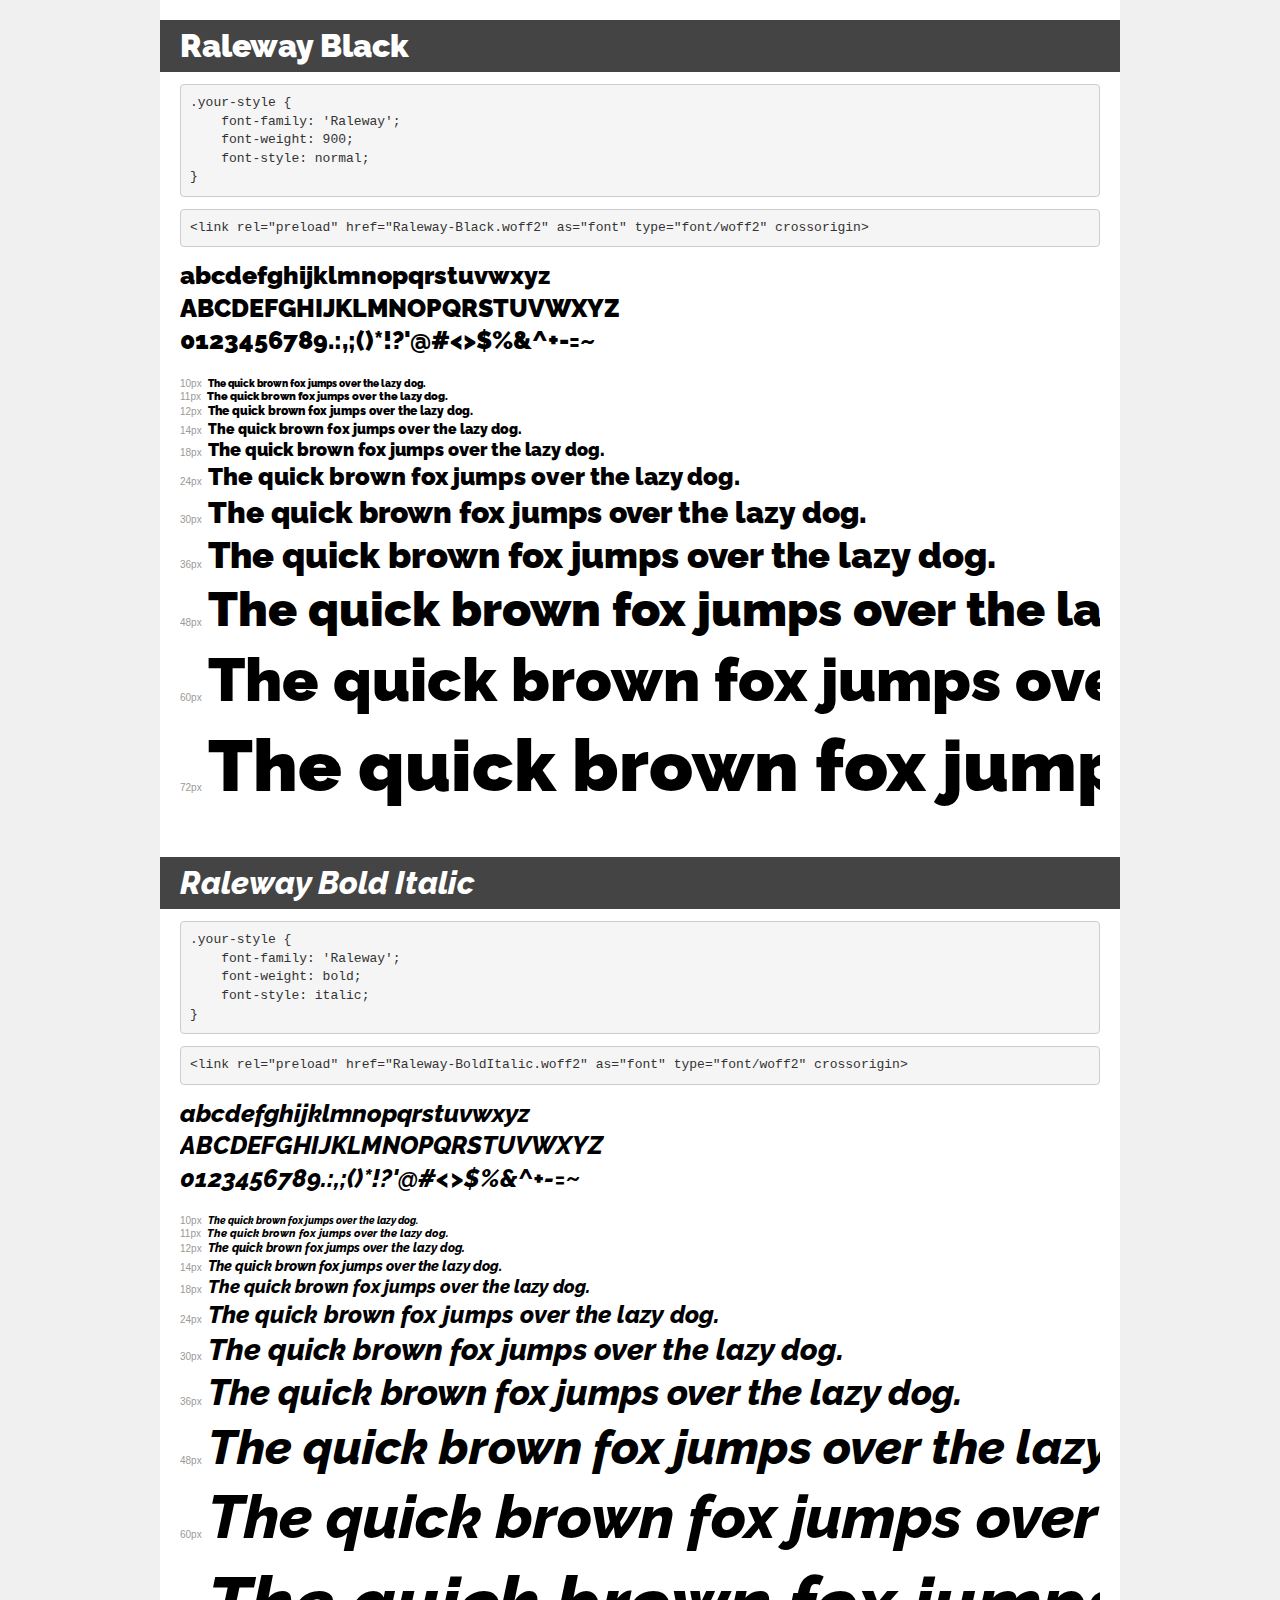
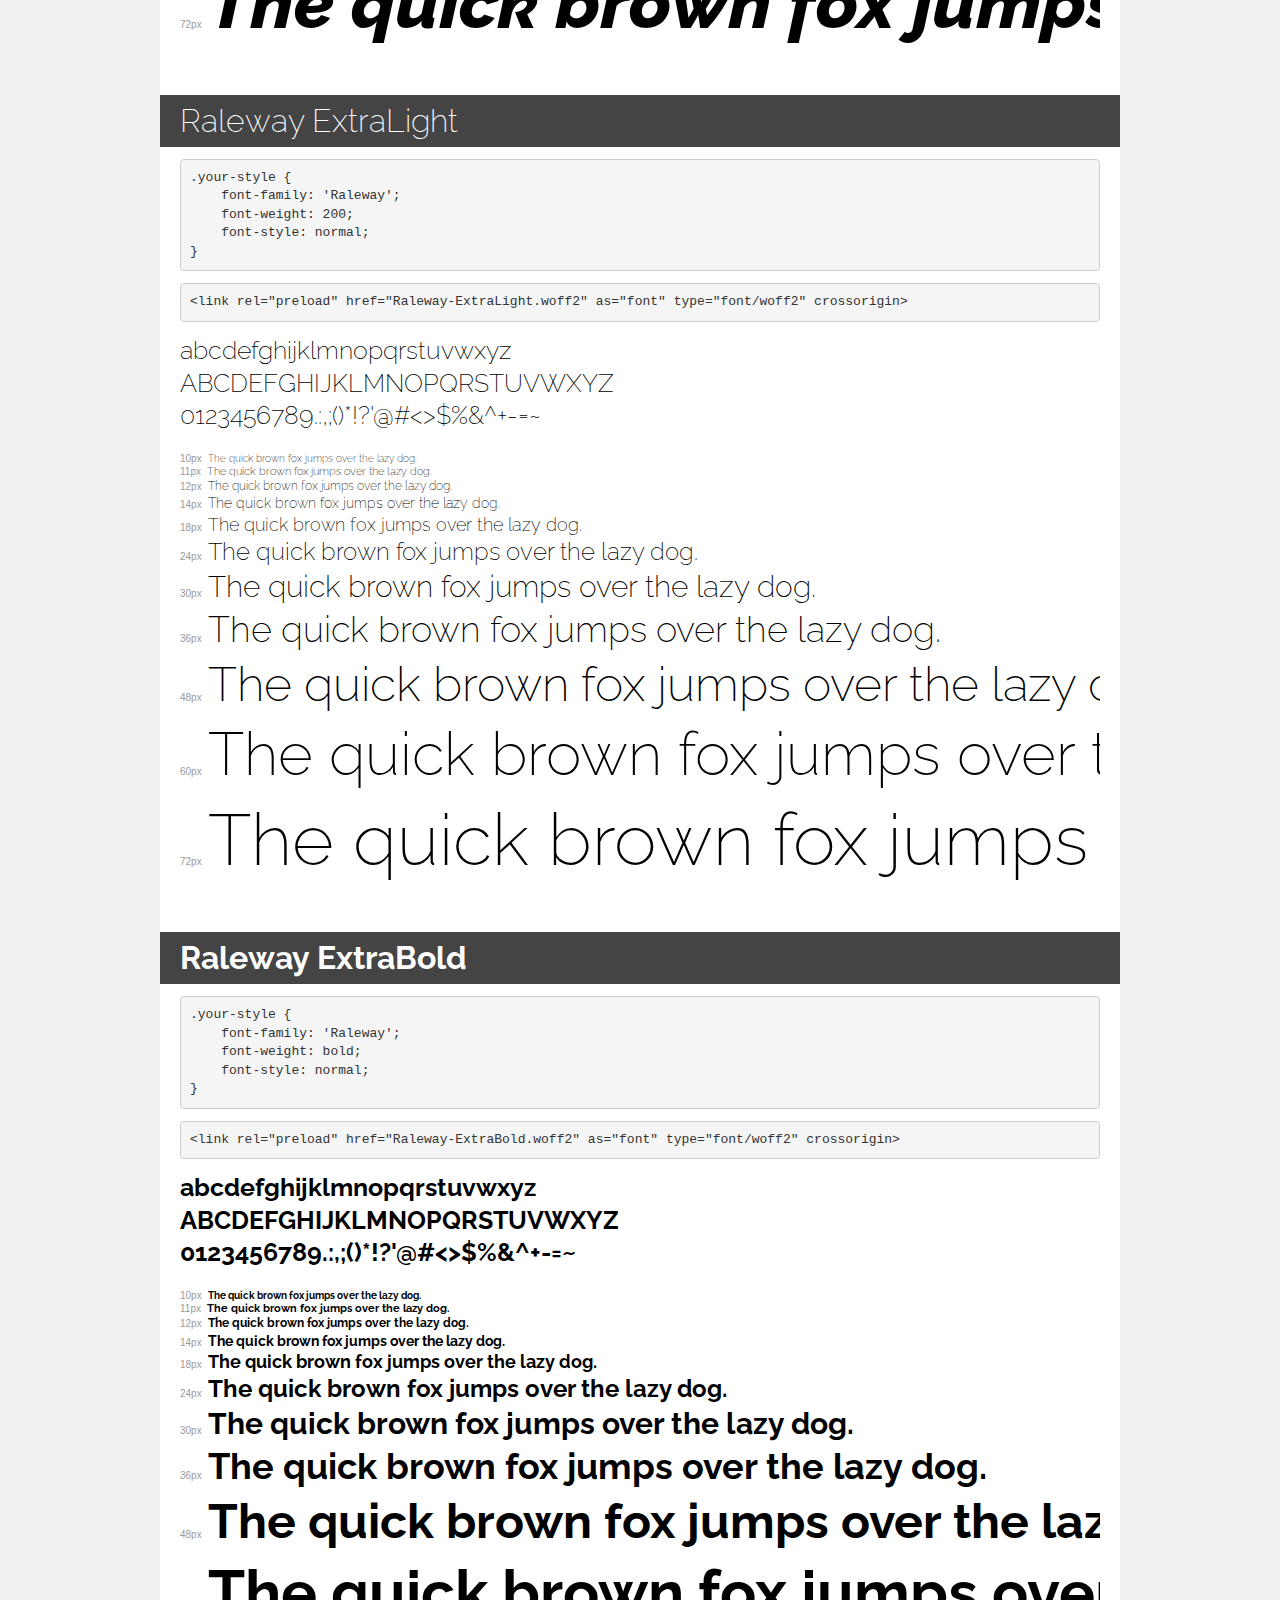
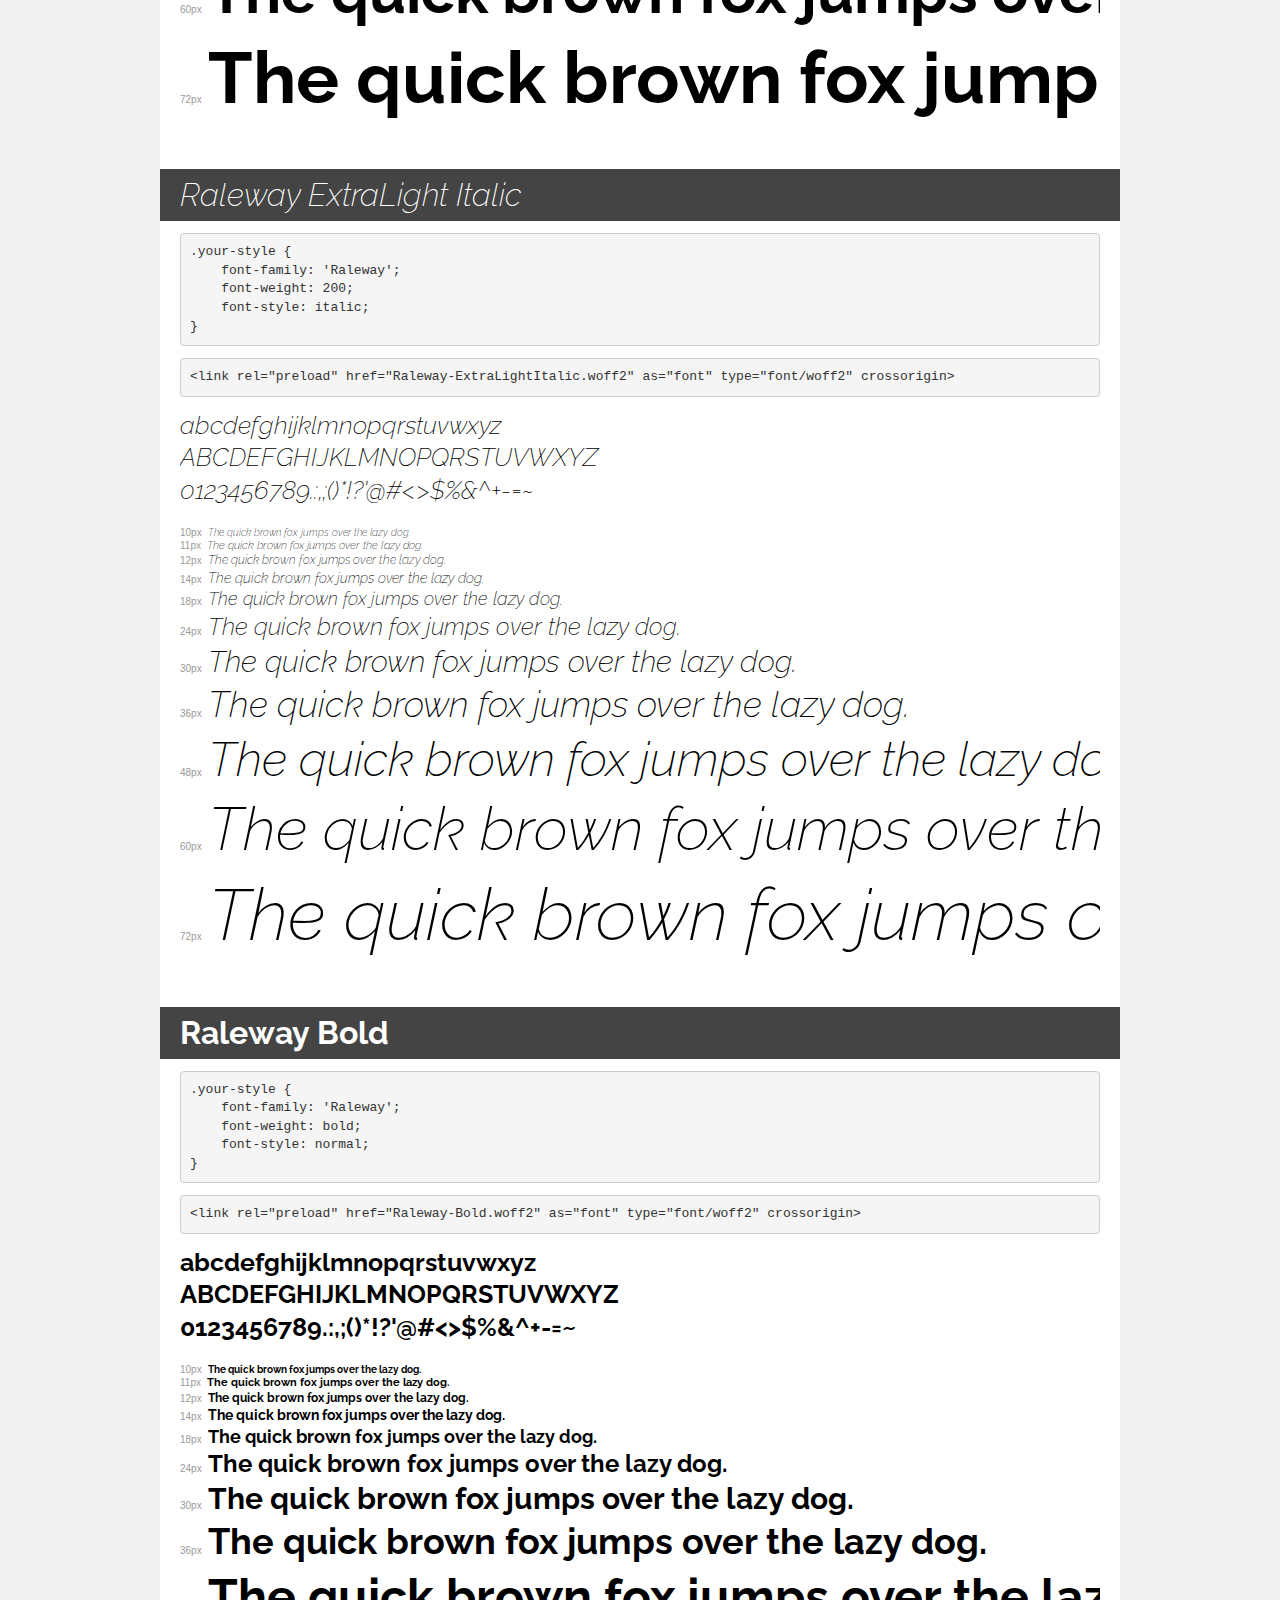
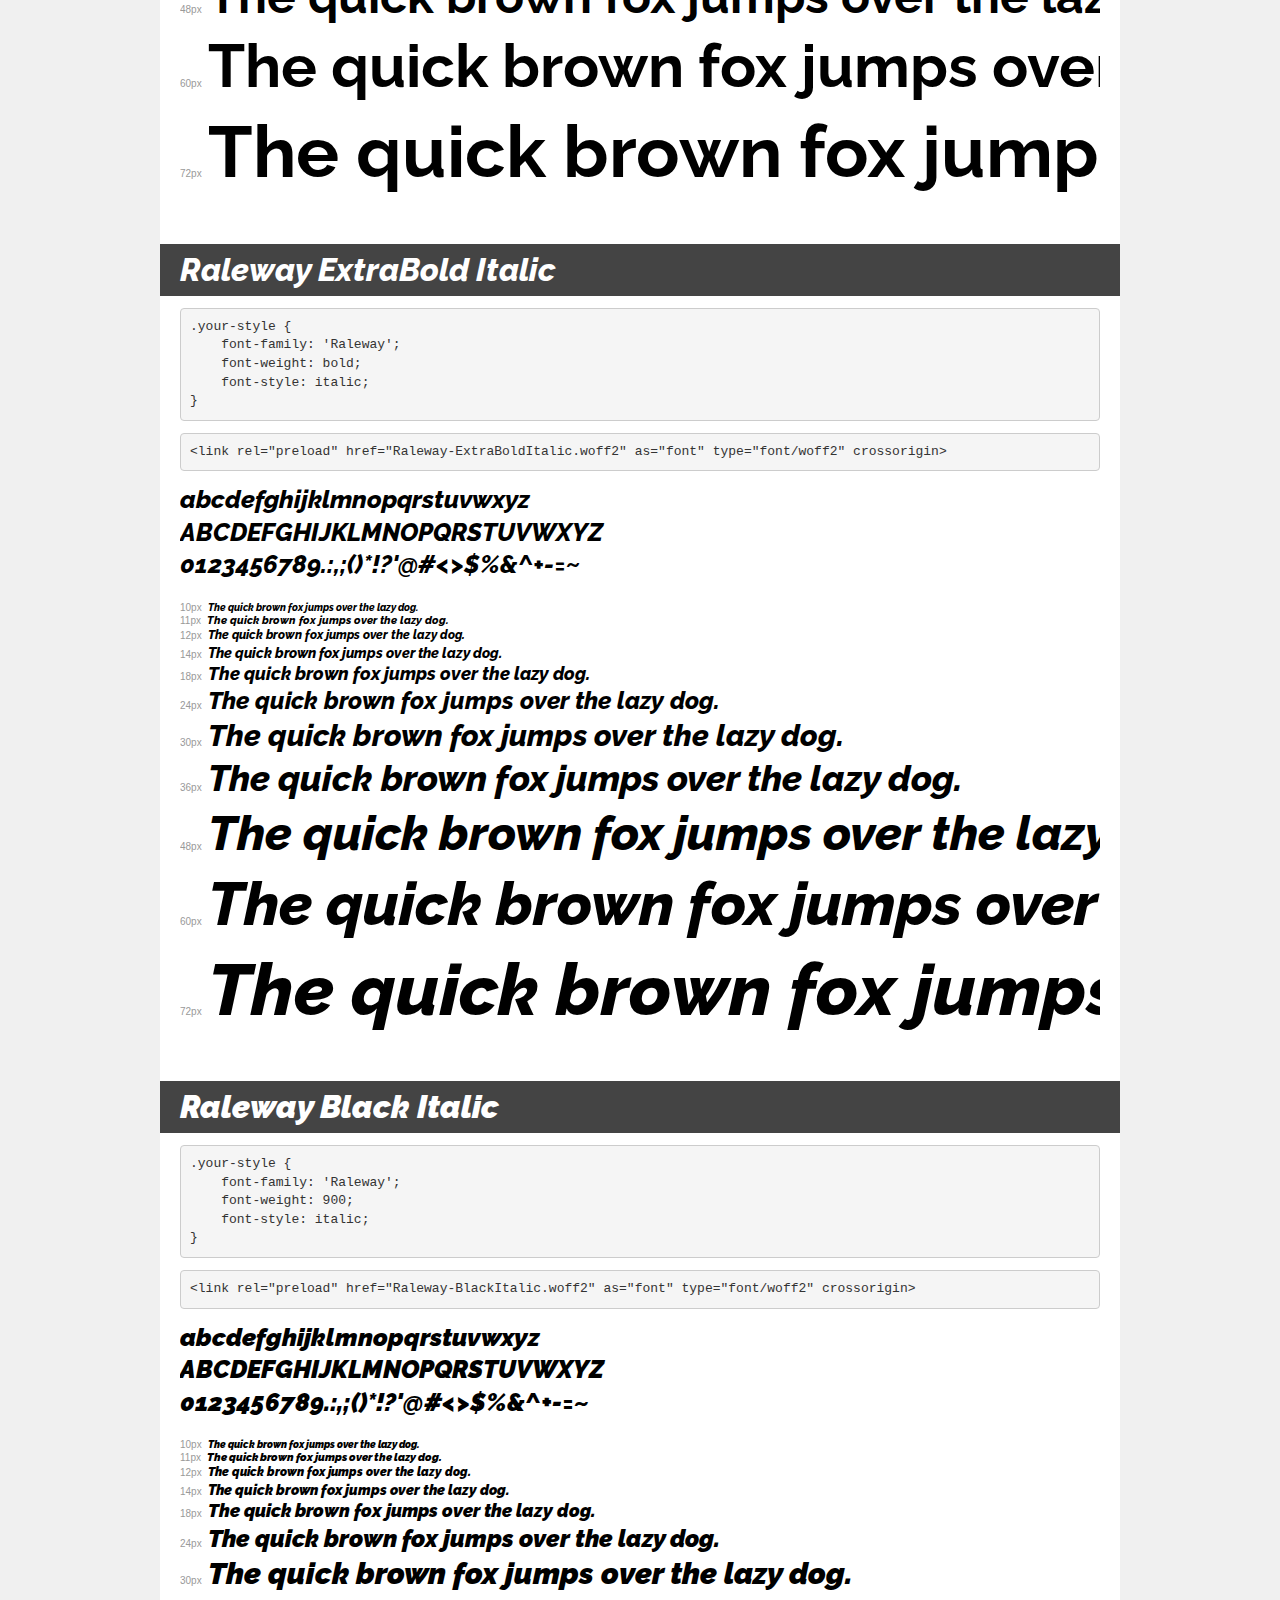
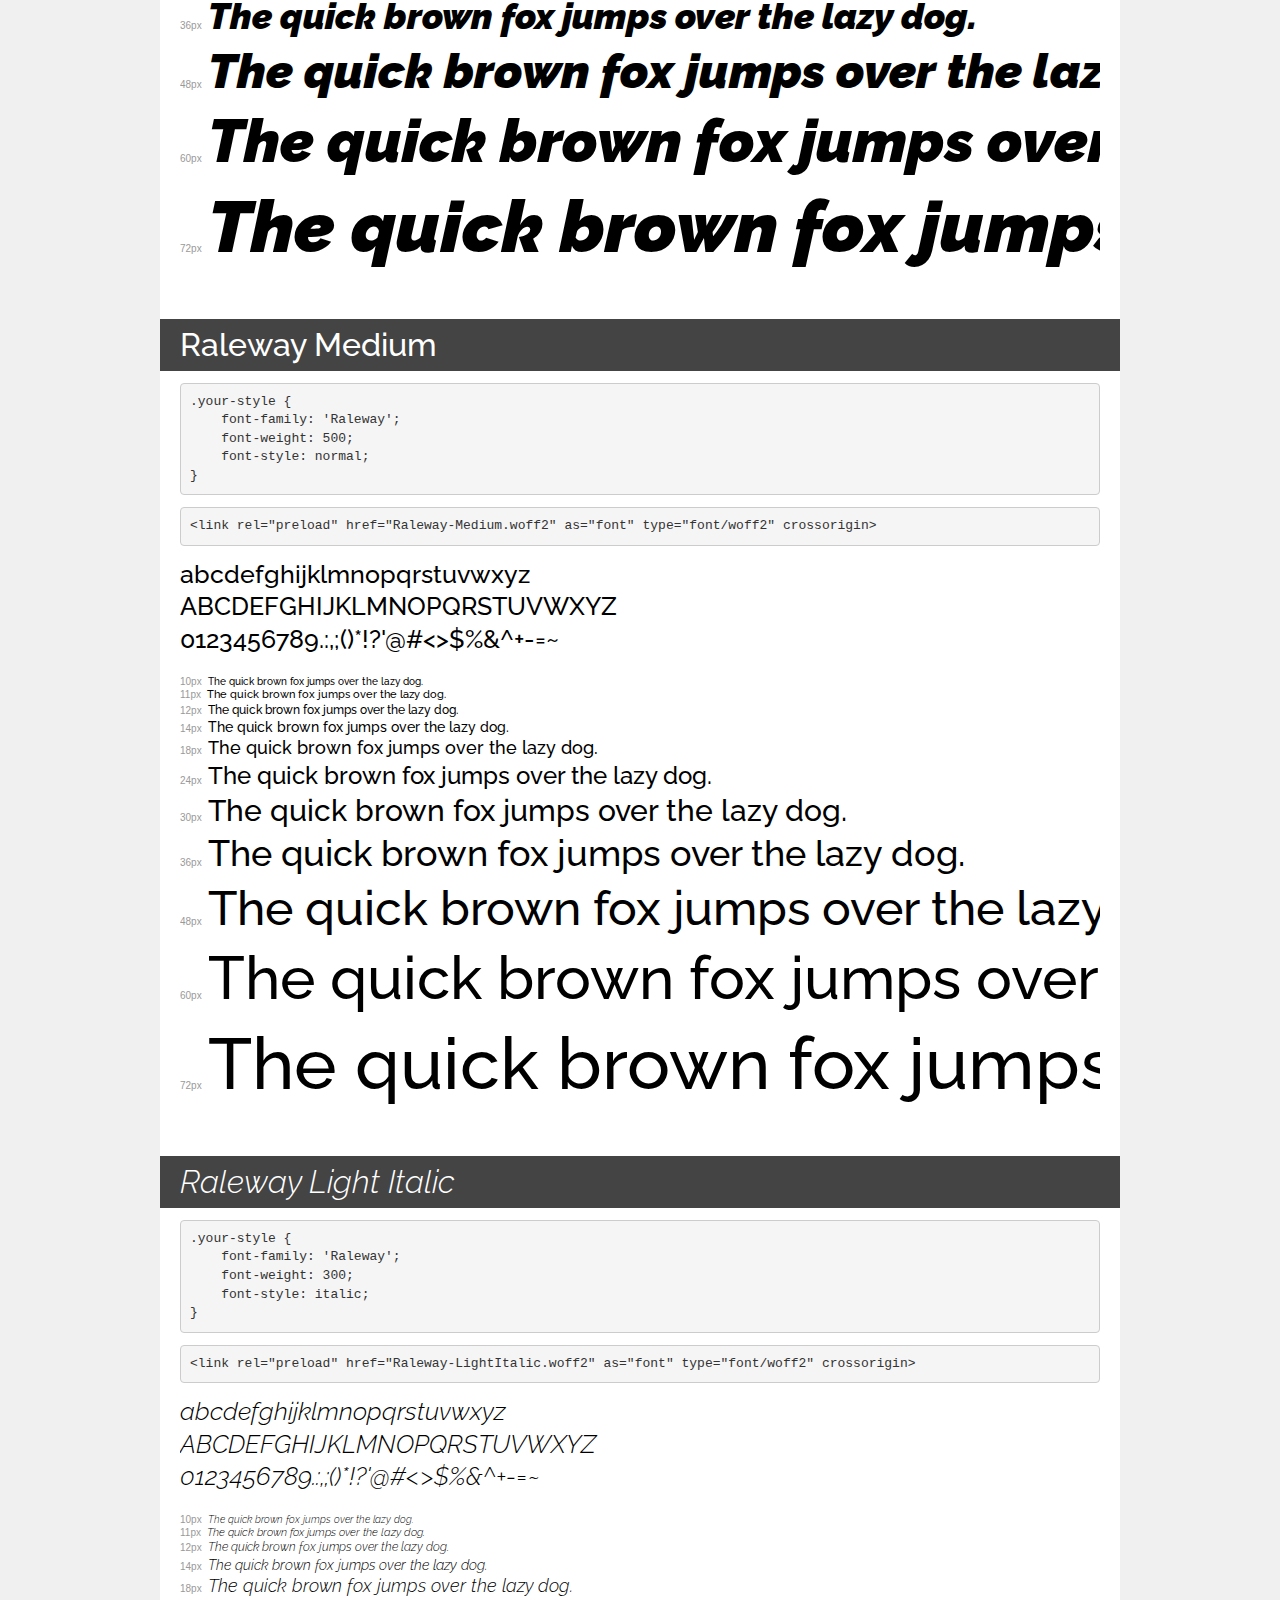
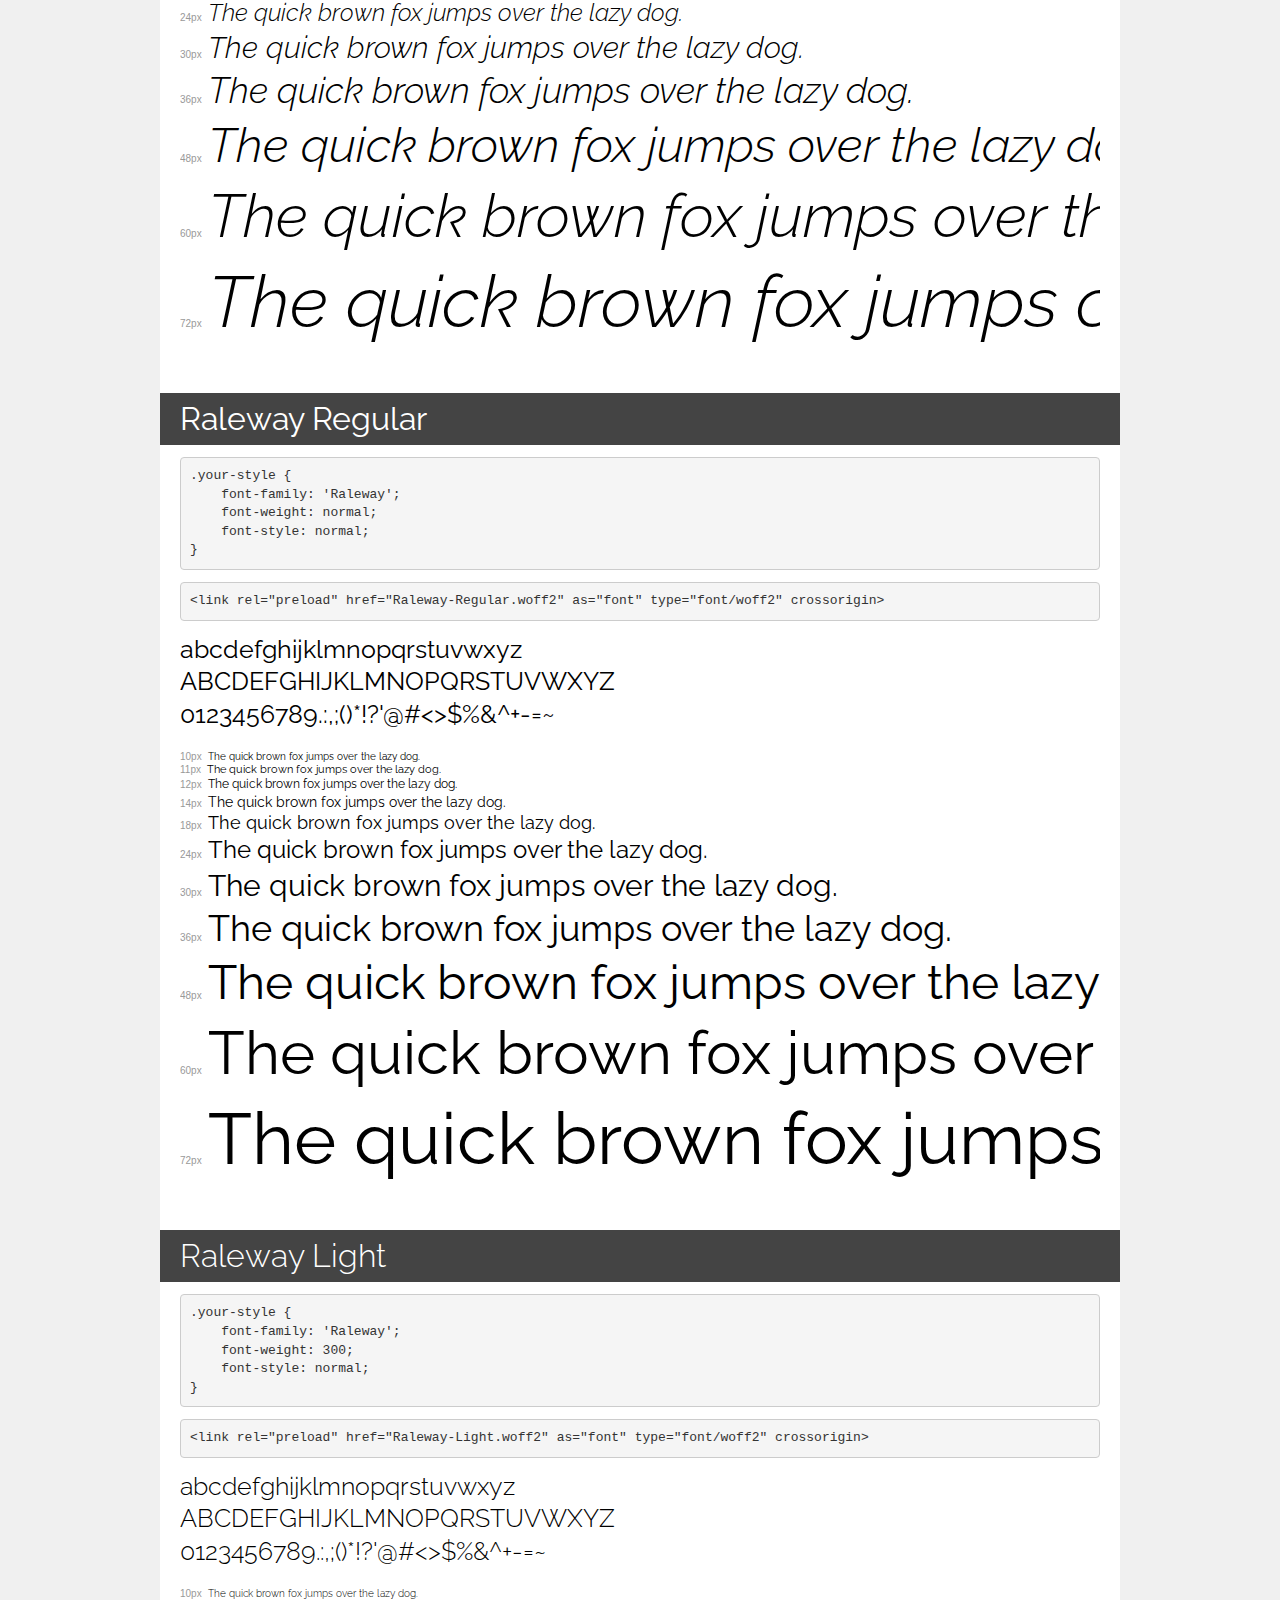
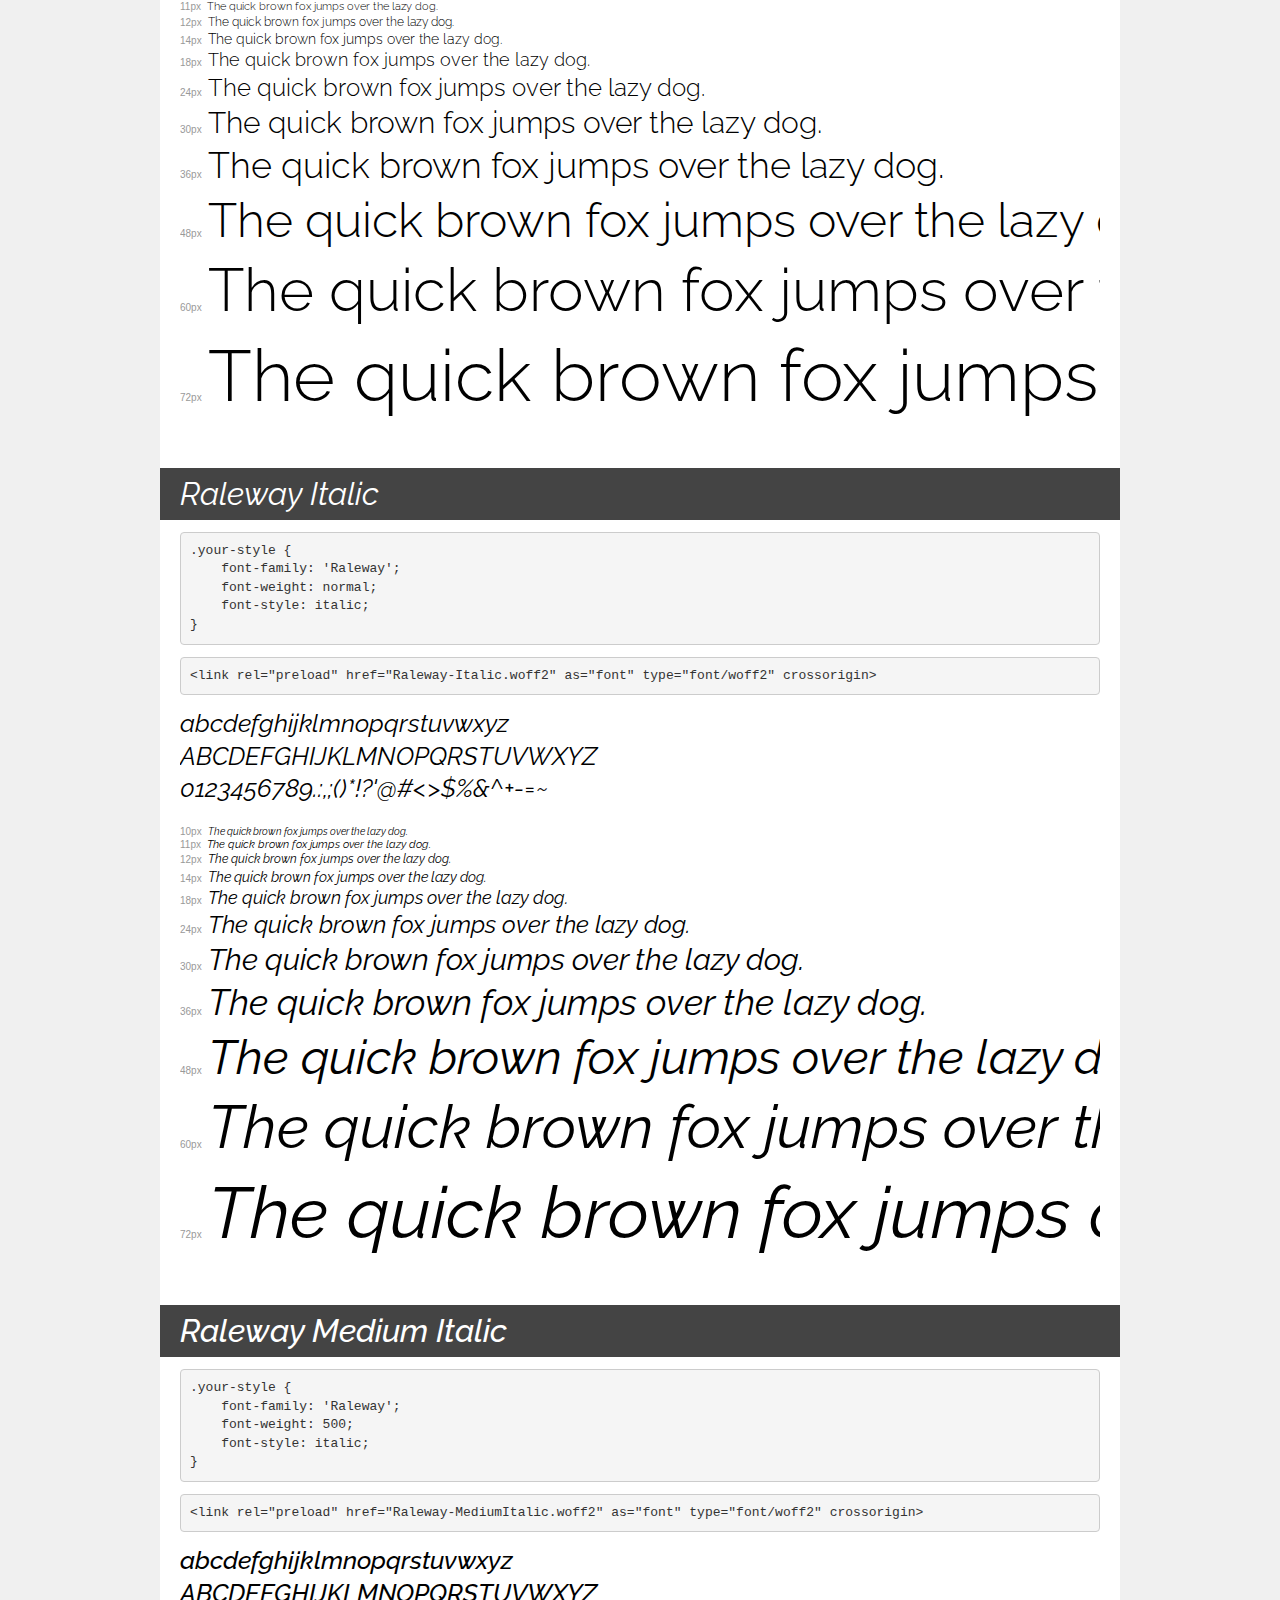
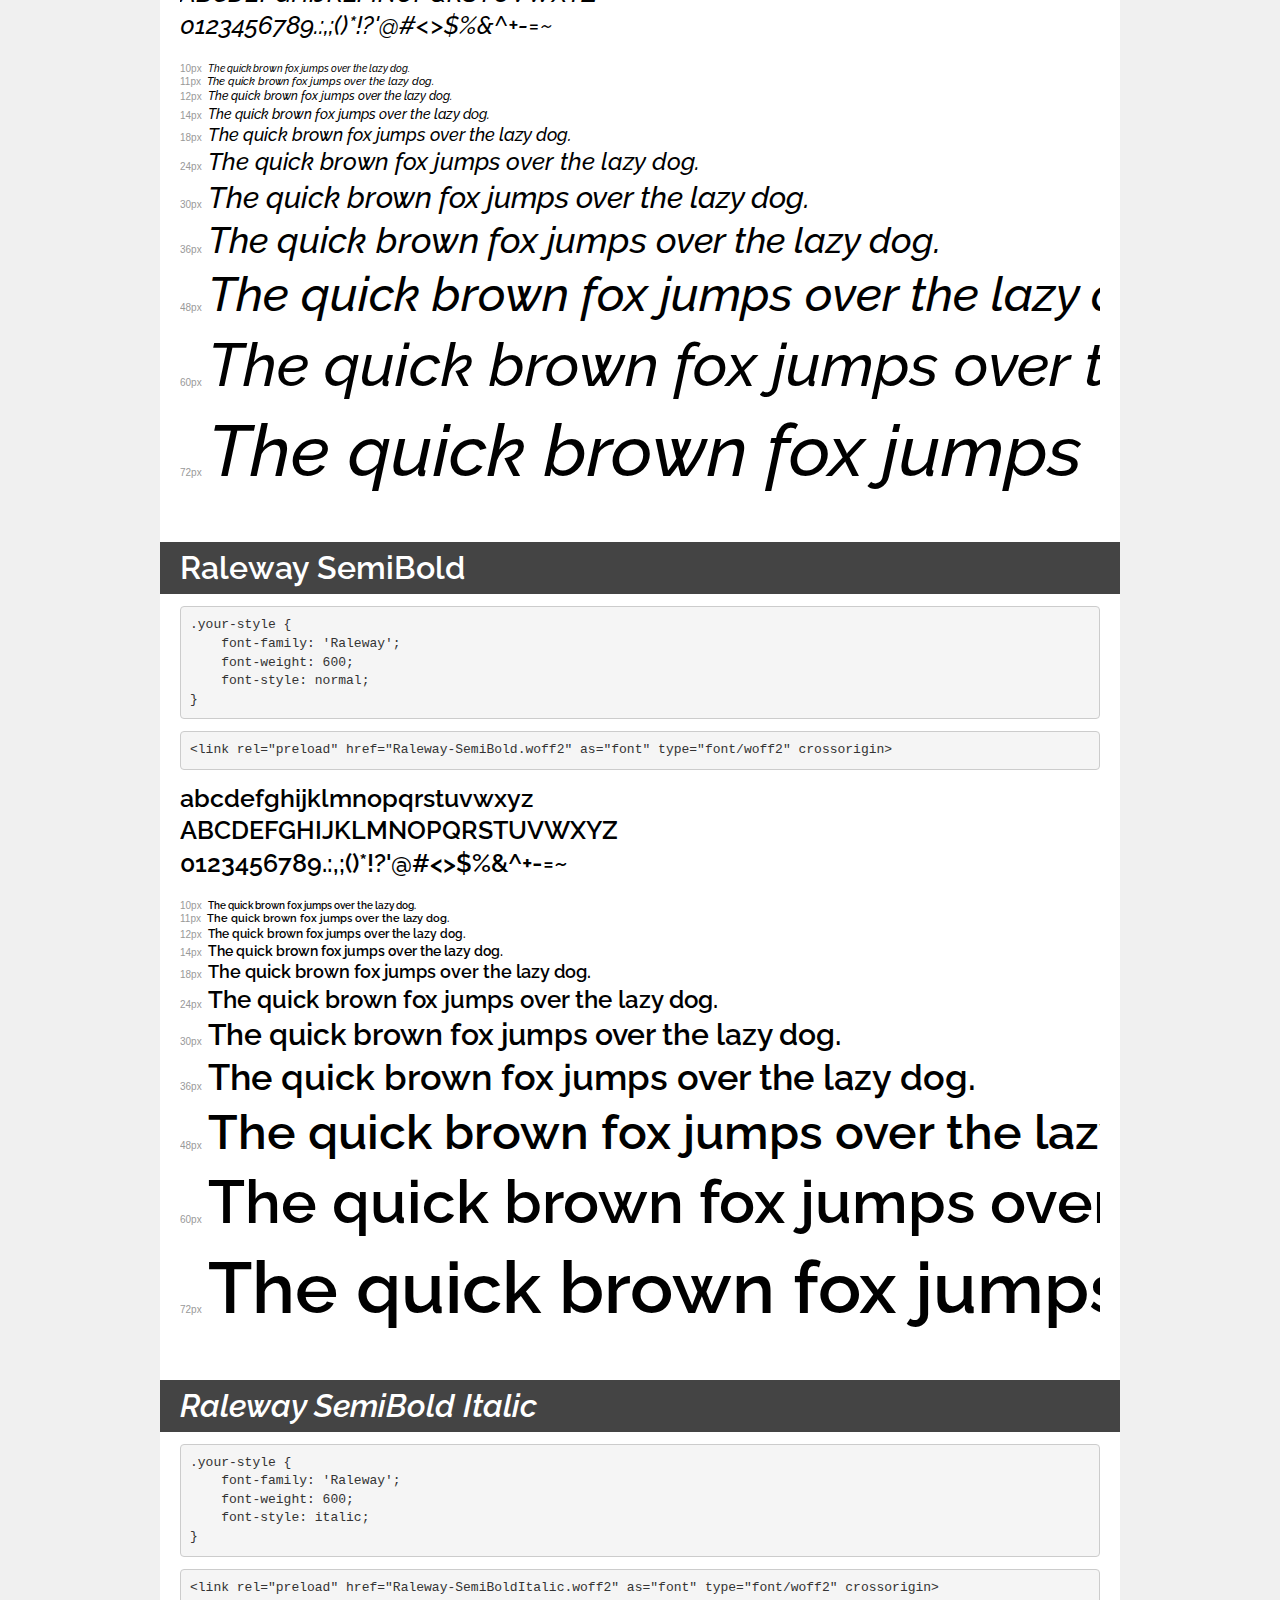
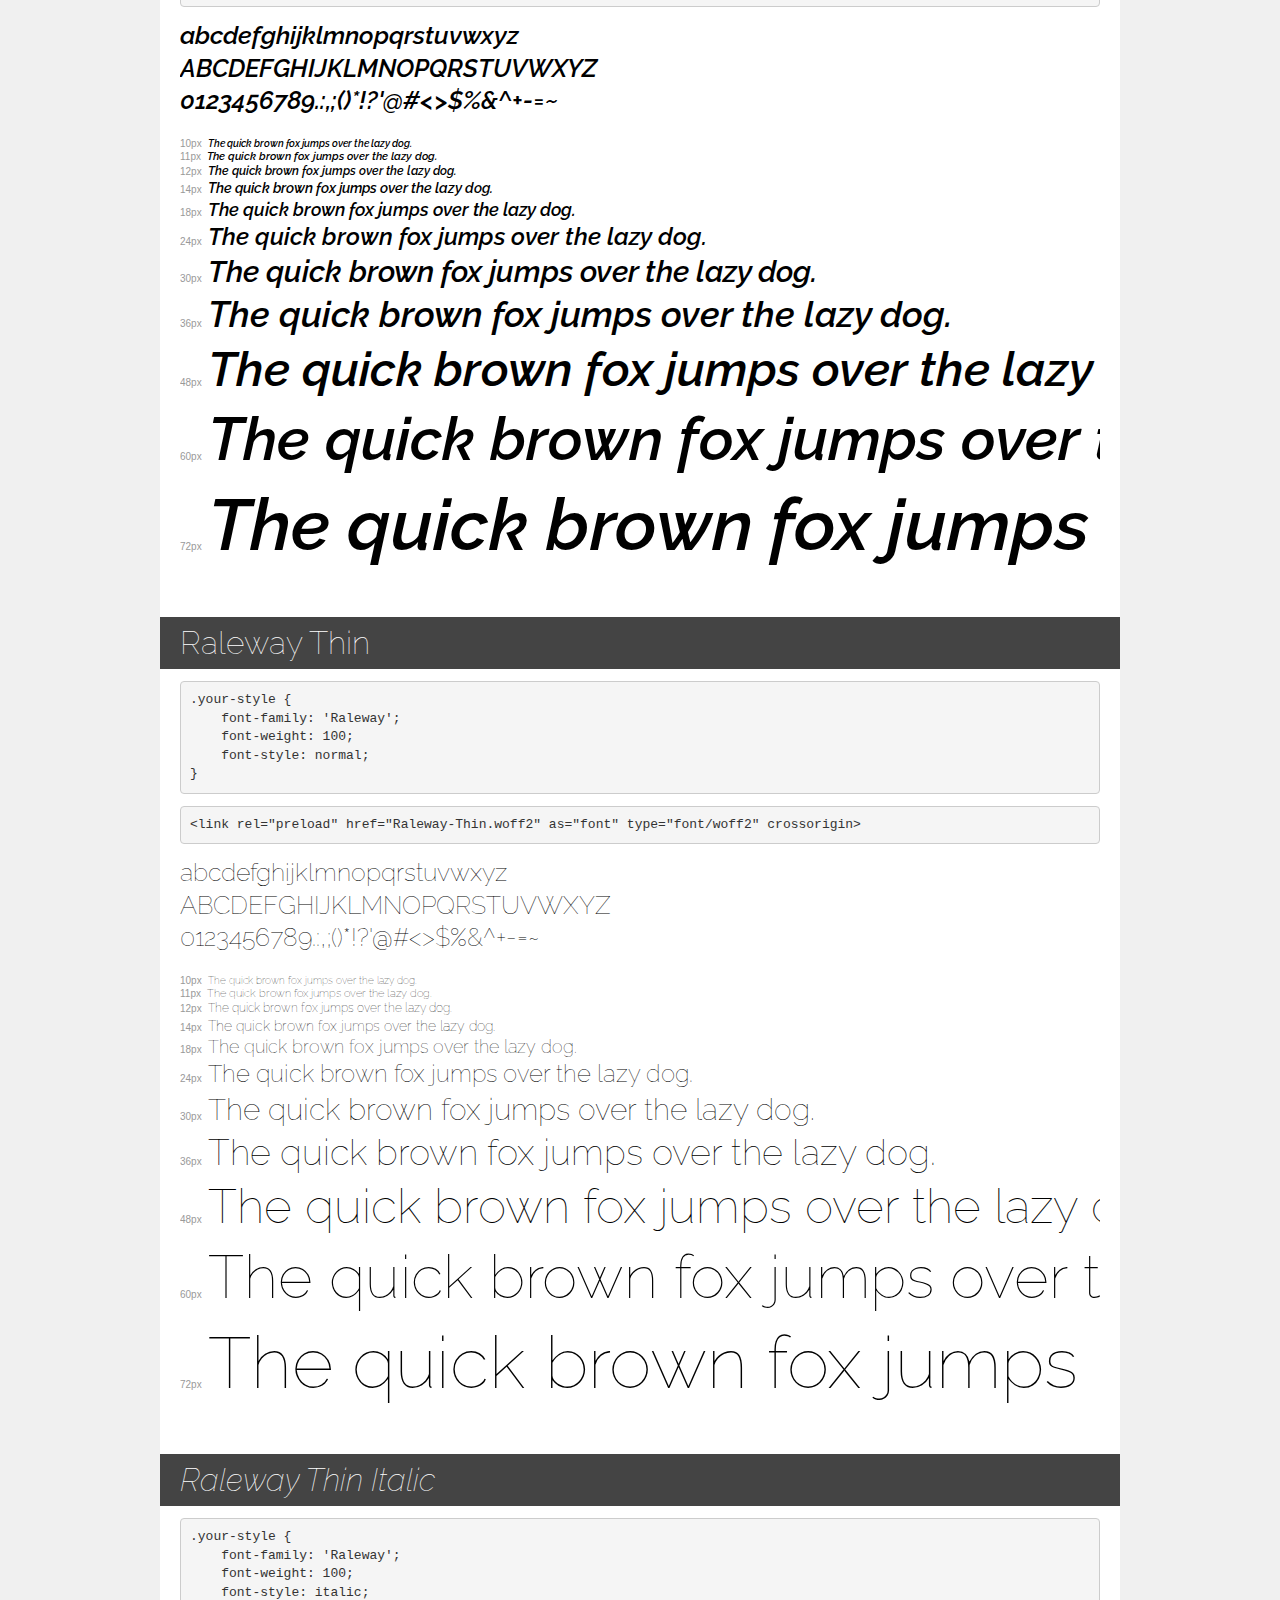
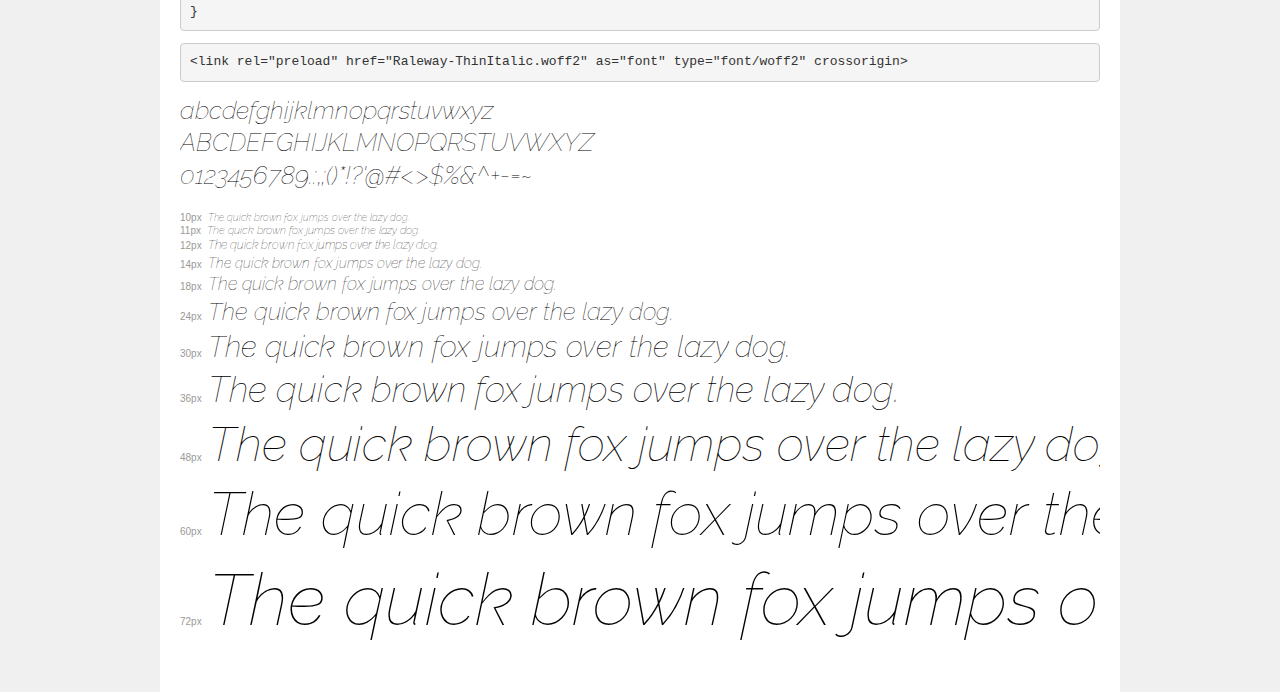
<file: fonts/demo.html>
<!DOCTYPE html>
<html lang="en">
<head>
    <meta charset="utf-8">
    <meta http-equiv="X-UA-Compatible" content="IE=edge">
    <meta name="viewport" content="width=device-width, initial-scale=1">
    <meta name="robots" content="noindex, noarchive">
    <meta name="format-detection" content="telephone=no">
    <title>Transfonter demo</title>
    <link href="stylesheet.css" rel="stylesheet">
    <style>
        /*
        http://meyerweb.com/eric/tools/css/reset/
        v2.0 | 20110126
        License: none (public domain)
        */
        html, body, div, span, applet, object, iframe,
        h1, h2, h3, h4, h5, h6, p, blockquote, pre,
        a, abbr, acronym, address, big, cite, code,
        del, dfn, em, img, ins, kbd, q, s, samp,
        small, strike, strong, sub, sup, tt, var,
        b, u, i, center,
        dl, dt, dd, ol, ul, li,
        fieldset, form, label, legend,
        table, caption, tbody, tfoot, thead, tr, th, td,
        article, aside, canvas, details, embed,
        figure, figcaption, footer, header, hgroup,
        menu, nav, output, ruby, section, summary,
        time, mark, audio, video {
            margin: 0;
            padding: 0;
            border: 0;
            font-size: 100%;
            font: inherit;
            vertical-align: baseline;
        }
        /* HTML5 display-role reset for older browsers */
        article, aside, details, figcaption, figure,
        footer, header, hgroup, menu, nav, section {
            display: block;
        }
        body {
            line-height: 1;
        }
        ol, ul {
            list-style: none;
        }
        blockquote, q {
            quotes: none;
        }
        blockquote:before, blockquote:after,
        q:before, q:after {
            content: '';
            content: none;
        }
        table {
            border-collapse: collapse;
            border-spacing: 0;
        }
        /* demo styles */
        body {
            background: #f0f0f0;
            color: #000;
        }
        .page {
            background: #fff;
            width: 920px;
            margin: 0 auto;
            padding: 20px 20px 0 20px;
            overflow: hidden;
        }
        .font-container {
            overflow-x: auto;
            overflow-y: hidden;
            margin-bottom: 40px;
            line-height: 1.3;
            white-space: nowrap;
            padding-bottom: 5px;
        }
        h1 {
            position: relative;
            background: #444;
            font-size: 32px;
            color: #fff;
            padding: 10px 20px;
            margin: 0 -20px 12px -20px;
        }
        .letters {
            font-size: 25px;
            margin-bottom: 20px;
        }
        .s10:before {
            content: '10px';
        }
        .s11:before {
            content: '11px';
        }
        .s12:before {
            content: '12px';
        }
        .s14:before {
            content: '14px';
        }
        .s18:before {
            content: '18px';
        }
        .s24:before {
            content: '24px';
        }
        .s30:before {
            content: '30px';
        }
        .s36:before {
            content: '36px';
        }
        .s48:before {
            content: '48px';
        }
        .s60:before {
            content: '60px';
        }
        .s72:before {
            content: '72px';
        }
        .s10:before, .s11:before, .s12:before, .s14:before,
        .s18:before, .s24:before, .s30:before, .s36:before,
        .s48:before, .s60:before, .s72:before {
            font-family: Arial, sans-serif;
            font-size: 10px;
            font-weight: normal;
            font-style: normal;
            color: #999;
            padding-right: 6px;
        }
        pre {
            display: block;
            padding: 9px;
            margin: 0 0 12px;
            font-family: Monaco, Menlo, Consolas, "Courier New", monospace;
            font-size: 13px;
            line-height: 1.428571429;
            color: #333;
            font-weight: normal;
            font-style: normal;
            background-color: #f5f5f5;
            border: 1px solid #ccc;
            overflow-x: auto;
            border-radius: 4px;
        }
        /* responsive */
        @media (max-width: 959px) {
            .page {
                width: auto;
                margin: 0;
            }
        }
    </style>
</head>
<body>
<div class="page">
    <div class="demo">
        <h1 style="font-family: 'Raleway'; font-weight: 900; font-style: normal;">Raleway Black</h1>
        <pre title="Usage">.your-style {
    font-family: 'Raleway';
    font-weight: 900;
    font-style: normal;
}</pre>
        <pre title="Preload (optional)">
&lt;link rel=&quot;preload&quot; href=&quot;Raleway-Black.woff2&quot; as=&quot;font&quot; type=&quot;font/woff2&quot; crossorigin&gt;</pre>
        <div class="font-container" style="font-family: 'Raleway'; font-weight: 900; font-style: normal;">
            <p class="letters">
                abcdefghijklmnopqrstuvwxyz<br>
ABCDEFGHIJKLMNOPQRSTUVWXYZ<br>
                0123456789.:,;()*!?'@#&lt;&gt;$%&^+-=~
            </p>
            <p class="s10" style="font-size: 10px;">The quick brown fox jumps over the lazy dog.</p>
            <p class="s11" style="font-size: 11px;">The quick brown fox jumps over the lazy dog.</p>
            <p class="s12" style="font-size: 12px;">The quick brown fox jumps over the lazy dog.</p>
            <p class="s14" style="font-size: 14px;">The quick brown fox jumps over the lazy dog.</p>
            <p class="s18" style="font-size: 18px;">The quick brown fox jumps over the lazy dog.</p>
            <p class="s24" style="font-size: 24px;">The quick brown fox jumps over the lazy dog.</p>
            <p class="s30" style="font-size: 30px;">The quick brown fox jumps over the lazy dog.</p>
            <p class="s36" style="font-size: 36px;">The quick brown fox jumps over the lazy dog.</p>
            <p class="s48" style="font-size: 48px;">The quick brown fox jumps over the lazy dog.</p>
            <p class="s60" style="font-size: 60px;">The quick brown fox jumps over the lazy dog.</p>
            <p class="s72" style="font-size: 72px;">The quick brown fox jumps over the lazy dog.</p>
        </div>
    </div>

    <div class="demo">
        <h1 style="font-family: 'Raleway'; font-weight: bold; font-style: italic;">Raleway Bold Italic</h1>
        <pre title="Usage">.your-style {
    font-family: 'Raleway';
    font-weight: bold;
    font-style: italic;
}</pre>
        <pre title="Preload (optional)">
&lt;link rel=&quot;preload&quot; href=&quot;Raleway-BoldItalic.woff2&quot; as=&quot;font&quot; type=&quot;font/woff2&quot; crossorigin&gt;</pre>
        <div class="font-container" style="font-family: 'Raleway'; font-weight: bold; font-style: italic;">
            <p class="letters">
                abcdefghijklmnopqrstuvwxyz<br>
ABCDEFGHIJKLMNOPQRSTUVWXYZ<br>
                0123456789.:,;()*!?'@#&lt;&gt;$%&^+-=~
            </p>
            <p class="s10" style="font-size: 10px;">The quick brown fox jumps over the lazy dog.</p>
            <p class="s11" style="font-size: 11px;">The quick brown fox jumps over the lazy dog.</p>
            <p class="s12" style="font-size: 12px;">The quick brown fox jumps over the lazy dog.</p>
            <p class="s14" style="font-size: 14px;">The quick brown fox jumps over the lazy dog.</p>
            <p class="s18" style="font-size: 18px;">The quick brown fox jumps over the lazy dog.</p>
            <p class="s24" style="font-size: 24px;">The quick brown fox jumps over the lazy dog.</p>
            <p class="s30" style="font-size: 30px;">The quick brown fox jumps over the lazy dog.</p>
            <p class="s36" style="font-size: 36px;">The quick brown fox jumps over the lazy dog.</p>
            <p class="s48" style="font-size: 48px;">The quick brown fox jumps over the lazy dog.</p>
            <p class="s60" style="font-size: 60px;">The quick brown fox jumps over the lazy dog.</p>
            <p class="s72" style="font-size: 72px;">The quick brown fox jumps over the lazy dog.</p>
        </div>
    </div>

    <div class="demo">
        <h1 style="font-family: 'Raleway'; font-weight: 200; font-style: normal;">Raleway ExtraLight</h1>
        <pre title="Usage">.your-style {
    font-family: 'Raleway';
    font-weight: 200;
    font-style: normal;
}</pre>
        <pre title="Preload (optional)">
&lt;link rel=&quot;preload&quot; href=&quot;Raleway-ExtraLight.woff2&quot; as=&quot;font&quot; type=&quot;font/woff2&quot; crossorigin&gt;</pre>
        <div class="font-container" style="font-family: 'Raleway'; font-weight: 200; font-style: normal;">
            <p class="letters">
                abcdefghijklmnopqrstuvwxyz<br>
ABCDEFGHIJKLMNOPQRSTUVWXYZ<br>
                0123456789.:,;()*!?'@#&lt;&gt;$%&^+-=~
            </p>
            <p class="s10" style="font-size: 10px;">The quick brown fox jumps over the lazy dog.</p>
            <p class="s11" style="font-size: 11px;">The quick brown fox jumps over the lazy dog.</p>
            <p class="s12" style="font-size: 12px;">The quick brown fox jumps over the lazy dog.</p>
            <p class="s14" style="font-size: 14px;">The quick brown fox jumps over the lazy dog.</p>
            <p class="s18" style="font-size: 18px;">The quick brown fox jumps over the lazy dog.</p>
            <p class="s24" style="font-size: 24px;">The quick brown fox jumps over the lazy dog.</p>
            <p class="s30" style="font-size: 30px;">The quick brown fox jumps over the lazy dog.</p>
            <p class="s36" style="font-size: 36px;">The quick brown fox jumps over the lazy dog.</p>
            <p class="s48" style="font-size: 48px;">The quick brown fox jumps over the lazy dog.</p>
            <p class="s60" style="font-size: 60px;">The quick brown fox jumps over the lazy dog.</p>
            <p class="s72" style="font-size: 72px;">The quick brown fox jumps over the lazy dog.</p>
        </div>
    </div>

    <div class="demo">
        <h1 style="font-family: 'Raleway'; font-weight: bold; font-style: normal;">Raleway ExtraBold</h1>
        <pre title="Usage">.your-style {
    font-family: 'Raleway';
    font-weight: bold;
    font-style: normal;
}</pre>
        <pre title="Preload (optional)">
&lt;link rel=&quot;preload&quot; href=&quot;Raleway-ExtraBold.woff2&quot; as=&quot;font&quot; type=&quot;font/woff2&quot; crossorigin&gt;</pre>
        <div class="font-container" style="font-family: 'Raleway'; font-weight: bold; font-style: normal;">
            <p class="letters">
                abcdefghijklmnopqrstuvwxyz<br>
ABCDEFGHIJKLMNOPQRSTUVWXYZ<br>
                0123456789.:,;()*!?'@#&lt;&gt;$%&^+-=~
            </p>
            <p class="s10" style="font-size: 10px;">The quick brown fox jumps over the lazy dog.</p>
            <p class="s11" style="font-size: 11px;">The quick brown fox jumps over the lazy dog.</p>
            <p class="s12" style="font-size: 12px;">The quick brown fox jumps over the lazy dog.</p>
            <p class="s14" style="font-size: 14px;">The quick brown fox jumps over the lazy dog.</p>
            <p class="s18" style="font-size: 18px;">The quick brown fox jumps over the lazy dog.</p>
            <p class="s24" style="font-size: 24px;">The quick brown fox jumps over the lazy dog.</p>
            <p class="s30" style="font-size: 30px;">The quick brown fox jumps over the lazy dog.</p>
            <p class="s36" style="font-size: 36px;">The quick brown fox jumps over the lazy dog.</p>
            <p class="s48" style="font-size: 48px;">The quick brown fox jumps over the lazy dog.</p>
            <p class="s60" style="font-size: 60px;">The quick brown fox jumps over the lazy dog.</p>
            <p class="s72" style="font-size: 72px;">The quick brown fox jumps over the lazy dog.</p>
        </div>
    </div>

    <div class="demo">
        <h1 style="font-family: 'Raleway'; font-weight: 200; font-style: italic;">Raleway ExtraLight Italic</h1>
        <pre title="Usage">.your-style {
    font-family: 'Raleway';
    font-weight: 200;
    font-style: italic;
}</pre>
        <pre title="Preload (optional)">
&lt;link rel=&quot;preload&quot; href=&quot;Raleway-ExtraLightItalic.woff2&quot; as=&quot;font&quot; type=&quot;font/woff2&quot; crossorigin&gt;</pre>
        <div class="font-container" style="font-family: 'Raleway'; font-weight: 200; font-style: italic;">
            <p class="letters">
                abcdefghijklmnopqrstuvwxyz<br>
ABCDEFGHIJKLMNOPQRSTUVWXYZ<br>
                0123456789.:,;()*!?'@#&lt;&gt;$%&^+-=~
            </p>
            <p class="s10" style="font-size: 10px;">The quick brown fox jumps over the lazy dog.</p>
            <p class="s11" style="font-size: 11px;">The quick brown fox jumps over the lazy dog.</p>
            <p class="s12" style="font-size: 12px;">The quick brown fox jumps over the lazy dog.</p>
            <p class="s14" style="font-size: 14px;">The quick brown fox jumps over the lazy dog.</p>
            <p class="s18" style="font-size: 18px;">The quick brown fox jumps over the lazy dog.</p>
            <p class="s24" style="font-size: 24px;">The quick brown fox jumps over the lazy dog.</p>
            <p class="s30" style="font-size: 30px;">The quick brown fox jumps over the lazy dog.</p>
            <p class="s36" style="font-size: 36px;">The quick brown fox jumps over the lazy dog.</p>
            <p class="s48" style="font-size: 48px;">The quick brown fox jumps over the lazy dog.</p>
            <p class="s60" style="font-size: 60px;">The quick brown fox jumps over the lazy dog.</p>
            <p class="s72" style="font-size: 72px;">The quick brown fox jumps over the lazy dog.</p>
        </div>
    </div>

    <div class="demo">
        <h1 style="font-family: 'Raleway'; font-weight: bold; font-style: normal;">Raleway Bold</h1>
        <pre title="Usage">.your-style {
    font-family: 'Raleway';
    font-weight: bold;
    font-style: normal;
}</pre>
        <pre title="Preload (optional)">
&lt;link rel=&quot;preload&quot; href=&quot;Raleway-Bold.woff2&quot; as=&quot;font&quot; type=&quot;font/woff2&quot; crossorigin&gt;</pre>
        <div class="font-container" style="font-family: 'Raleway'; font-weight: bold; font-style: normal;">
            <p class="letters">
                abcdefghijklmnopqrstuvwxyz<br>
ABCDEFGHIJKLMNOPQRSTUVWXYZ<br>
                0123456789.:,;()*!?'@#&lt;&gt;$%&^+-=~
            </p>
            <p class="s10" style="font-size: 10px;">The quick brown fox jumps over the lazy dog.</p>
            <p class="s11" style="font-size: 11px;">The quick brown fox jumps over the lazy dog.</p>
            <p class="s12" style="font-size: 12px;">The quick brown fox jumps over the lazy dog.</p>
            <p class="s14" style="font-size: 14px;">The quick brown fox jumps over the lazy dog.</p>
            <p class="s18" style="font-size: 18px;">The quick brown fox jumps over the lazy dog.</p>
            <p class="s24" style="font-size: 24px;">The quick brown fox jumps over the lazy dog.</p>
            <p class="s30" style="font-size: 30px;">The quick brown fox jumps over the lazy dog.</p>
            <p class="s36" style="font-size: 36px;">The quick brown fox jumps over the lazy dog.</p>
            <p class="s48" style="font-size: 48px;">The quick brown fox jumps over the lazy dog.</p>
            <p class="s60" style="font-size: 60px;">The quick brown fox jumps over the lazy dog.</p>
            <p class="s72" style="font-size: 72px;">The quick brown fox jumps over the lazy dog.</p>
        </div>
    </div>

    <div class="demo">
        <h1 style="font-family: 'Raleway'; font-weight: bold; font-style: italic;">Raleway ExtraBold Italic</h1>
        <pre title="Usage">.your-style {
    font-family: 'Raleway';
    font-weight: bold;
    font-style: italic;
}</pre>
        <pre title="Preload (optional)">
&lt;link rel=&quot;preload&quot; href=&quot;Raleway-ExtraBoldItalic.woff2&quot; as=&quot;font&quot; type=&quot;font/woff2&quot; crossorigin&gt;</pre>
        <div class="font-container" style="font-family: 'Raleway'; font-weight: bold; font-style: italic;">
            <p class="letters">
                abcdefghijklmnopqrstuvwxyz<br>
ABCDEFGHIJKLMNOPQRSTUVWXYZ<br>
                0123456789.:,;()*!?'@#&lt;&gt;$%&^+-=~
            </p>
            <p class="s10" style="font-size: 10px;">The quick brown fox jumps over the lazy dog.</p>
            <p class="s11" style="font-size: 11px;">The quick brown fox jumps over the lazy dog.</p>
            <p class="s12" style="font-size: 12px;">The quick brown fox jumps over the lazy dog.</p>
            <p class="s14" style="font-size: 14px;">The quick brown fox jumps over the lazy dog.</p>
            <p class="s18" style="font-size: 18px;">The quick brown fox jumps over the lazy dog.</p>
            <p class="s24" style="font-size: 24px;">The quick brown fox jumps over the lazy dog.</p>
            <p class="s30" style="font-size: 30px;">The quick brown fox jumps over the lazy dog.</p>
            <p class="s36" style="font-size: 36px;">The quick brown fox jumps over the lazy dog.</p>
            <p class="s48" style="font-size: 48px;">The quick brown fox jumps over the lazy dog.</p>
            <p class="s60" style="font-size: 60px;">The quick brown fox jumps over the lazy dog.</p>
            <p class="s72" style="font-size: 72px;">The quick brown fox jumps over the lazy dog.</p>
        </div>
    </div>

    <div class="demo">
        <h1 style="font-family: 'Raleway'; font-weight: 900; font-style: italic;">Raleway Black Italic</h1>
        <pre title="Usage">.your-style {
    font-family: 'Raleway';
    font-weight: 900;
    font-style: italic;
}</pre>
        <pre title="Preload (optional)">
&lt;link rel=&quot;preload&quot; href=&quot;Raleway-BlackItalic.woff2&quot; as=&quot;font&quot; type=&quot;font/woff2&quot; crossorigin&gt;</pre>
        <div class="font-container" style="font-family: 'Raleway'; font-weight: 900; font-style: italic;">
            <p class="letters">
                abcdefghijklmnopqrstuvwxyz<br>
ABCDEFGHIJKLMNOPQRSTUVWXYZ<br>
                0123456789.:,;()*!?'@#&lt;&gt;$%&^+-=~
            </p>
            <p class="s10" style="font-size: 10px;">The quick brown fox jumps over the lazy dog.</p>
            <p class="s11" style="font-size: 11px;">The quick brown fox jumps over the lazy dog.</p>
            <p class="s12" style="font-size: 12px;">The quick brown fox jumps over the lazy dog.</p>
            <p class="s14" style="font-size: 14px;">The quick brown fox jumps over the lazy dog.</p>
            <p class="s18" style="font-size: 18px;">The quick brown fox jumps over the lazy dog.</p>
            <p class="s24" style="font-size: 24px;">The quick brown fox jumps over the lazy dog.</p>
            <p class="s30" style="font-size: 30px;">The quick brown fox jumps over the lazy dog.</p>
            <p class="s36" style="font-size: 36px;">The quick brown fox jumps over the lazy dog.</p>
            <p class="s48" style="font-size: 48px;">The quick brown fox jumps over the lazy dog.</p>
            <p class="s60" style="font-size: 60px;">The quick brown fox jumps over the lazy dog.</p>
            <p class="s72" style="font-size: 72px;">The quick brown fox jumps over the lazy dog.</p>
        </div>
    </div>

    <div class="demo">
        <h1 style="font-family: 'Raleway'; font-weight: 500; font-style: normal;">Raleway Medium</h1>
        <pre title="Usage">.your-style {
    font-family: 'Raleway';
    font-weight: 500;
    font-style: normal;
}</pre>
        <pre title="Preload (optional)">
&lt;link rel=&quot;preload&quot; href=&quot;Raleway-Medium.woff2&quot; as=&quot;font&quot; type=&quot;font/woff2&quot; crossorigin&gt;</pre>
        <div class="font-container" style="font-family: 'Raleway'; font-weight: 500; font-style: normal;">
            <p class="letters">
                abcdefghijklmnopqrstuvwxyz<br>
ABCDEFGHIJKLMNOPQRSTUVWXYZ<br>
                0123456789.:,;()*!?'@#&lt;&gt;$%&^+-=~
            </p>
            <p class="s10" style="font-size: 10px;">The quick brown fox jumps over the lazy dog.</p>
            <p class="s11" style="font-size: 11px;">The quick brown fox jumps over the lazy dog.</p>
            <p class="s12" style="font-size: 12px;">The quick brown fox jumps over the lazy dog.</p>
            <p class="s14" style="font-size: 14px;">The quick brown fox jumps over the lazy dog.</p>
            <p class="s18" style="font-size: 18px;">The quick brown fox jumps over the lazy dog.</p>
            <p class="s24" style="font-size: 24px;">The quick brown fox jumps over the lazy dog.</p>
            <p class="s30" style="font-size: 30px;">The quick brown fox jumps over the lazy dog.</p>
            <p class="s36" style="font-size: 36px;">The quick brown fox jumps over the lazy dog.</p>
            <p class="s48" style="font-size: 48px;">The quick brown fox jumps over the lazy dog.</p>
            <p class="s60" style="font-size: 60px;">The quick brown fox jumps over the lazy dog.</p>
            <p class="s72" style="font-size: 72px;">The quick brown fox jumps over the lazy dog.</p>
        </div>
    </div>

    <div class="demo">
        <h1 style="font-family: 'Raleway'; font-weight: 300; font-style: italic;">Raleway Light Italic</h1>
        <pre title="Usage">.your-style {
    font-family: 'Raleway';
    font-weight: 300;
    font-style: italic;
}</pre>
        <pre title="Preload (optional)">
&lt;link rel=&quot;preload&quot; href=&quot;Raleway-LightItalic.woff2&quot; as=&quot;font&quot; type=&quot;font/woff2&quot; crossorigin&gt;</pre>
        <div class="font-container" style="font-family: 'Raleway'; font-weight: 300; font-style: italic;">
            <p class="letters">
                abcdefghijklmnopqrstuvwxyz<br>
ABCDEFGHIJKLMNOPQRSTUVWXYZ<br>
                0123456789.:,;()*!?'@#&lt;&gt;$%&^+-=~
            </p>
            <p class="s10" style="font-size: 10px;">The quick brown fox jumps over the lazy dog.</p>
            <p class="s11" style="font-size: 11px;">The quick brown fox jumps over the lazy dog.</p>
            <p class="s12" style="font-size: 12px;">The quick brown fox jumps over the lazy dog.</p>
            <p class="s14" style="font-size: 14px;">The quick brown fox jumps over the lazy dog.</p>
            <p class="s18" style="font-size: 18px;">The quick brown fox jumps over the lazy dog.</p>
            <p class="s24" style="font-size: 24px;">The quick brown fox jumps over the lazy dog.</p>
            <p class="s30" style="font-size: 30px;">The quick brown fox jumps over the lazy dog.</p>
            <p class="s36" style="font-size: 36px;">The quick brown fox jumps over the lazy dog.</p>
            <p class="s48" style="font-size: 48px;">The quick brown fox jumps over the lazy dog.</p>
            <p class="s60" style="font-size: 60px;">The quick brown fox jumps over the lazy dog.</p>
            <p class="s72" style="font-size: 72px;">The quick brown fox jumps over the lazy dog.</p>
        </div>
    </div>

    <div class="demo">
        <h1 style="font-family: 'Raleway'; font-weight: normal; font-style: normal;">Raleway Regular</h1>
        <pre title="Usage">.your-style {
    font-family: 'Raleway';
    font-weight: normal;
    font-style: normal;
}</pre>
        <pre title="Preload (optional)">
&lt;link rel=&quot;preload&quot; href=&quot;Raleway-Regular.woff2&quot; as=&quot;font&quot; type=&quot;font/woff2&quot; crossorigin&gt;</pre>
        <div class="font-container" style="font-family: 'Raleway'; font-weight: normal; font-style: normal;">
            <p class="letters">
                abcdefghijklmnopqrstuvwxyz<br>
ABCDEFGHIJKLMNOPQRSTUVWXYZ<br>
                0123456789.:,;()*!?'@#&lt;&gt;$%&^+-=~
            </p>
            <p class="s10" style="font-size: 10px;">The quick brown fox jumps over the lazy dog.</p>
            <p class="s11" style="font-size: 11px;">The quick brown fox jumps over the lazy dog.</p>
            <p class="s12" style="font-size: 12px;">The quick brown fox jumps over the lazy dog.</p>
            <p class="s14" style="font-size: 14px;">The quick brown fox jumps over the lazy dog.</p>
            <p class="s18" style="font-size: 18px;">The quick brown fox jumps over the lazy dog.</p>
            <p class="s24" style="font-size: 24px;">The quick brown fox jumps over the lazy dog.</p>
            <p class="s30" style="font-size: 30px;">The quick brown fox jumps over the lazy dog.</p>
            <p class="s36" style="font-size: 36px;">The quick brown fox jumps over the lazy dog.</p>
            <p class="s48" style="font-size: 48px;">The quick brown fox jumps over the lazy dog.</p>
            <p class="s60" style="font-size: 60px;">The quick brown fox jumps over the lazy dog.</p>
            <p class="s72" style="font-size: 72px;">The quick brown fox jumps over the lazy dog.</p>
        </div>
    </div>

    <div class="demo">
        <h1 style="font-family: 'Raleway'; font-weight: 300; font-style: normal;">Raleway Light</h1>
        <pre title="Usage">.your-style {
    font-family: 'Raleway';
    font-weight: 300;
    font-style: normal;
}</pre>
        <pre title="Preload (optional)">
&lt;link rel=&quot;preload&quot; href=&quot;Raleway-Light.woff2&quot; as=&quot;font&quot; type=&quot;font/woff2&quot; crossorigin&gt;</pre>
        <div class="font-container" style="font-family: 'Raleway'; font-weight: 300; font-style: normal;">
            <p class="letters">
                abcdefghijklmnopqrstuvwxyz<br>
ABCDEFGHIJKLMNOPQRSTUVWXYZ<br>
                0123456789.:,;()*!?'@#&lt;&gt;$%&^+-=~
            </p>
            <p class="s10" style="font-size: 10px;">The quick brown fox jumps over the lazy dog.</p>
            <p class="s11" style="font-size: 11px;">The quick brown fox jumps over the lazy dog.</p>
            <p class="s12" style="font-size: 12px;">The quick brown fox jumps over the lazy dog.</p>
            <p class="s14" style="font-size: 14px;">The quick brown fox jumps over the lazy dog.</p>
            <p class="s18" style="font-size: 18px;">The quick brown fox jumps over the lazy dog.</p>
            <p class="s24" style="font-size: 24px;">The quick brown fox jumps over the lazy dog.</p>
            <p class="s30" style="font-size: 30px;">The quick brown fox jumps over the lazy dog.</p>
            <p class="s36" style="font-size: 36px;">The quick brown fox jumps over the lazy dog.</p>
            <p class="s48" style="font-size: 48px;">The quick brown fox jumps over the lazy dog.</p>
            <p class="s60" style="font-size: 60px;">The quick brown fox jumps over the lazy dog.</p>
            <p class="s72" style="font-size: 72px;">The quick brown fox jumps over the lazy dog.</p>
        </div>
    </div>

    <div class="demo">
        <h1 style="font-family: 'Raleway'; font-weight: normal; font-style: italic;">Raleway Italic</h1>
        <pre title="Usage">.your-style {
    font-family: 'Raleway';
    font-weight: normal;
    font-style: italic;
}</pre>
        <pre title="Preload (optional)">
&lt;link rel=&quot;preload&quot; href=&quot;Raleway-Italic.woff2&quot; as=&quot;font&quot; type=&quot;font/woff2&quot; crossorigin&gt;</pre>
        <div class="font-container" style="font-family: 'Raleway'; font-weight: normal; font-style: italic;">
            <p class="letters">
                abcdefghijklmnopqrstuvwxyz<br>
ABCDEFGHIJKLMNOPQRSTUVWXYZ<br>
                0123456789.:,;()*!?'@#&lt;&gt;$%&^+-=~
            </p>
            <p class="s10" style="font-size: 10px;">The quick brown fox jumps over the lazy dog.</p>
            <p class="s11" style="font-size: 11px;">The quick brown fox jumps over the lazy dog.</p>
            <p class="s12" style="font-size: 12px;">The quick brown fox jumps over the lazy dog.</p>
            <p class="s14" style="font-size: 14px;">The quick brown fox jumps over the lazy dog.</p>
            <p class="s18" style="font-size: 18px;">The quick brown fox jumps over the lazy dog.</p>
            <p class="s24" style="font-size: 24px;">The quick brown fox jumps over the lazy dog.</p>
            <p class="s30" style="font-size: 30px;">The quick brown fox jumps over the lazy dog.</p>
            <p class="s36" style="font-size: 36px;">The quick brown fox jumps over the lazy dog.</p>
            <p class="s48" style="font-size: 48px;">The quick brown fox jumps over the lazy dog.</p>
            <p class="s60" style="font-size: 60px;">The quick brown fox jumps over the lazy dog.</p>
            <p class="s72" style="font-size: 72px;">The quick brown fox jumps over the lazy dog.</p>
        </div>
    </div>

    <div class="demo">
        <h1 style="font-family: 'Raleway'; font-weight: 500; font-style: italic;">Raleway Medium Italic</h1>
        <pre title="Usage">.your-style {
    font-family: 'Raleway';
    font-weight: 500;
    font-style: italic;
}</pre>
        <pre title="Preload (optional)">
&lt;link rel=&quot;preload&quot; href=&quot;Raleway-MediumItalic.woff2&quot; as=&quot;font&quot; type=&quot;font/woff2&quot; crossorigin&gt;</pre>
        <div class="font-container" style="font-family: 'Raleway'; font-weight: 500; font-style: italic;">
            <p class="letters">
                abcdefghijklmnopqrstuvwxyz<br>
ABCDEFGHIJKLMNOPQRSTUVWXYZ<br>
                0123456789.:,;()*!?'@#&lt;&gt;$%&^+-=~
            </p>
            <p class="s10" style="font-size: 10px;">The quick brown fox jumps over the lazy dog.</p>
            <p class="s11" style="font-size: 11px;">The quick brown fox jumps over the lazy dog.</p>
            <p class="s12" style="font-size: 12px;">The quick brown fox jumps over the lazy dog.</p>
            <p class="s14" style="font-size: 14px;">The quick brown fox jumps over the lazy dog.</p>
            <p class="s18" style="font-size: 18px;">The quick brown fox jumps over the lazy dog.</p>
            <p class="s24" style="font-size: 24px;">The quick brown fox jumps over the lazy dog.</p>
            <p class="s30" style="font-size: 30px;">The quick brown fox jumps over the lazy dog.</p>
            <p class="s36" style="font-size: 36px;">The quick brown fox jumps over the lazy dog.</p>
            <p class="s48" style="font-size: 48px;">The quick brown fox jumps over the lazy dog.</p>
            <p class="s60" style="font-size: 60px;">The quick brown fox jumps over the lazy dog.</p>
            <p class="s72" style="font-size: 72px;">The quick brown fox jumps over the lazy dog.</p>
        </div>
    </div>

    <div class="demo">
        <h1 style="font-family: 'Raleway'; font-weight: 600; font-style: normal;">Raleway SemiBold</h1>
        <pre title="Usage">.your-style {
    font-family: 'Raleway';
    font-weight: 600;
    font-style: normal;
}</pre>
        <pre title="Preload (optional)">
&lt;link rel=&quot;preload&quot; href=&quot;Raleway-SemiBold.woff2&quot; as=&quot;font&quot; type=&quot;font/woff2&quot; crossorigin&gt;</pre>
        <div class="font-container" style="font-family: 'Raleway'; font-weight: 600; font-style: normal;">
            <p class="letters">
                abcdefghijklmnopqrstuvwxyz<br>
ABCDEFGHIJKLMNOPQRSTUVWXYZ<br>
                0123456789.:,;()*!?'@#&lt;&gt;$%&^+-=~
            </p>
            <p class="s10" style="font-size: 10px;">The quick brown fox jumps over the lazy dog.</p>
            <p class="s11" style="font-size: 11px;">The quick brown fox jumps over the lazy dog.</p>
            <p class="s12" style="font-size: 12px;">The quick brown fox jumps over the lazy dog.</p>
            <p class="s14" style="font-size: 14px;">The quick brown fox jumps over the lazy dog.</p>
            <p class="s18" style="font-size: 18px;">The quick brown fox jumps over the lazy dog.</p>
            <p class="s24" style="font-size: 24px;">The quick brown fox jumps over the lazy dog.</p>
            <p class="s30" style="font-size: 30px;">The quick brown fox jumps over the lazy dog.</p>
            <p class="s36" style="font-size: 36px;">The quick brown fox jumps over the lazy dog.</p>
            <p class="s48" style="font-size: 48px;">The quick brown fox jumps over the lazy dog.</p>
            <p class="s60" style="font-size: 60px;">The quick brown fox jumps over the lazy dog.</p>
            <p class="s72" style="font-size: 72px;">The quick brown fox jumps over the lazy dog.</p>
        </div>
    </div>

    <div class="demo">
        <h1 style="font-family: 'Raleway'; font-weight: 600; font-style: italic;">Raleway SemiBold Italic</h1>
        <pre title="Usage">.your-style {
    font-family: 'Raleway';
    font-weight: 600;
    font-style: italic;
}</pre>
        <pre title="Preload (optional)">
&lt;link rel=&quot;preload&quot; href=&quot;Raleway-SemiBoldItalic.woff2&quot; as=&quot;font&quot; type=&quot;font/woff2&quot; crossorigin&gt;</pre>
        <div class="font-container" style="font-family: 'Raleway'; font-weight: 600; font-style: italic;">
            <p class="letters">
                abcdefghijklmnopqrstuvwxyz<br>
ABCDEFGHIJKLMNOPQRSTUVWXYZ<br>
                0123456789.:,;()*!?'@#&lt;&gt;$%&^+-=~
            </p>
            <p class="s10" style="font-size: 10px;">The quick brown fox jumps over the lazy dog.</p>
            <p class="s11" style="font-size: 11px;">The quick brown fox jumps over the lazy dog.</p>
            <p class="s12" style="font-size: 12px;">The quick brown fox jumps over the lazy dog.</p>
            <p class="s14" style="font-size: 14px;">The quick brown fox jumps over the lazy dog.</p>
            <p class="s18" style="font-size: 18px;">The quick brown fox jumps over the lazy dog.</p>
            <p class="s24" style="font-size: 24px;">The quick brown fox jumps over the lazy dog.</p>
            <p class="s30" style="font-size: 30px;">The quick brown fox jumps over the lazy dog.</p>
            <p class="s36" style="font-size: 36px;">The quick brown fox jumps over the lazy dog.</p>
            <p class="s48" style="font-size: 48px;">The quick brown fox jumps over the lazy dog.</p>
            <p class="s60" style="font-size: 60px;">The quick brown fox jumps over the lazy dog.</p>
            <p class="s72" style="font-size: 72px;">The quick brown fox jumps over the lazy dog.</p>
        </div>
    </div>

    <div class="demo">
        <h1 style="font-family: 'Raleway'; font-weight: 100; font-style: normal;">Raleway Thin</h1>
        <pre title="Usage">.your-style {
    font-family: 'Raleway';
    font-weight: 100;
    font-style: normal;
}</pre>
        <pre title="Preload (optional)">
&lt;link rel=&quot;preload&quot; href=&quot;Raleway-Thin.woff2&quot; as=&quot;font&quot; type=&quot;font/woff2&quot; crossorigin&gt;</pre>
        <div class="font-container" style="font-family: 'Raleway'; font-weight: 100; font-style: normal;">
            <p class="letters">
                abcdefghijklmnopqrstuvwxyz<br>
ABCDEFGHIJKLMNOPQRSTUVWXYZ<br>
                0123456789.:,;()*!?'@#&lt;&gt;$%&^+-=~
            </p>
            <p class="s10" style="font-size: 10px;">The quick brown fox jumps over the lazy dog.</p>
            <p class="s11" style="font-size: 11px;">The quick brown fox jumps over the lazy dog.</p>
            <p class="s12" style="font-size: 12px;">The quick brown fox jumps over the lazy dog.</p>
            <p class="s14" style="font-size: 14px;">The quick brown fox jumps over the lazy dog.</p>
            <p class="s18" style="font-size: 18px;">The quick brown fox jumps over the lazy dog.</p>
            <p class="s24" style="font-size: 24px;">The quick brown fox jumps over the lazy dog.</p>
            <p class="s30" style="font-size: 30px;">The quick brown fox jumps over the lazy dog.</p>
            <p class="s36" style="font-size: 36px;">The quick brown fox jumps over the lazy dog.</p>
            <p class="s48" style="font-size: 48px;">The quick brown fox jumps over the lazy dog.</p>
            <p class="s60" style="font-size: 60px;">The quick brown fox jumps over the lazy dog.</p>
            <p class="s72" style="font-size: 72px;">The quick brown fox jumps over the lazy dog.</p>
        </div>
    </div>

    <div class="demo">
        <h1 style="font-family: 'Raleway'; font-weight: 100; font-style: italic;">Raleway Thin Italic</h1>
        <pre title="Usage">.your-style {
    font-family: 'Raleway';
    font-weight: 100;
    font-style: italic;
}</pre>
        <pre title="Preload (optional)">
&lt;link rel=&quot;preload&quot; href=&quot;Raleway-ThinItalic.woff2&quot; as=&quot;font&quot; type=&quot;font/woff2&quot; crossorigin&gt;</pre>
        <div class="font-container" style="font-family: 'Raleway'; font-weight: 100; font-style: italic;">
            <p class="letters">
                abcdefghijklmnopqrstuvwxyz<br>
ABCDEFGHIJKLMNOPQRSTUVWXYZ<br>
                0123456789.:,;()*!?'@#&lt;&gt;$%&^+-=~
            </p>
            <p class="s10" style="font-size: 10px;">The quick brown fox jumps over the lazy dog.</p>
            <p class="s11" style="font-size: 11px;">The quick brown fox jumps over the lazy dog.</p>
            <p class="s12" style="font-size: 12px;">The quick brown fox jumps over the lazy dog.</p>
            <p class="s14" style="font-size: 14px;">The quick brown fox jumps over the lazy dog.</p>
            <p class="s18" style="font-size: 18px;">The quick brown fox jumps over the lazy dog.</p>
            <p class="s24" style="font-size: 24px;">The quick brown fox jumps over the lazy dog.</p>
            <p class="s30" style="font-size: 30px;">The quick brown fox jumps over the lazy dog.</p>
            <p class="s36" style="font-size: 36px;">The quick brown fox jumps over the lazy dog.</p>
            <p class="s48" style="font-size: 48px;">The quick brown fox jumps over the lazy dog.</p>
            <p class="s60" style="font-size: 60px;">The quick brown fox jumps over the lazy dog.</p>
            <p class="s72" style="font-size: 72px;">The quick brown fox jumps over the lazy dog.</p>
        </div>
    </div>

</div>
</body>
</html>
</file>
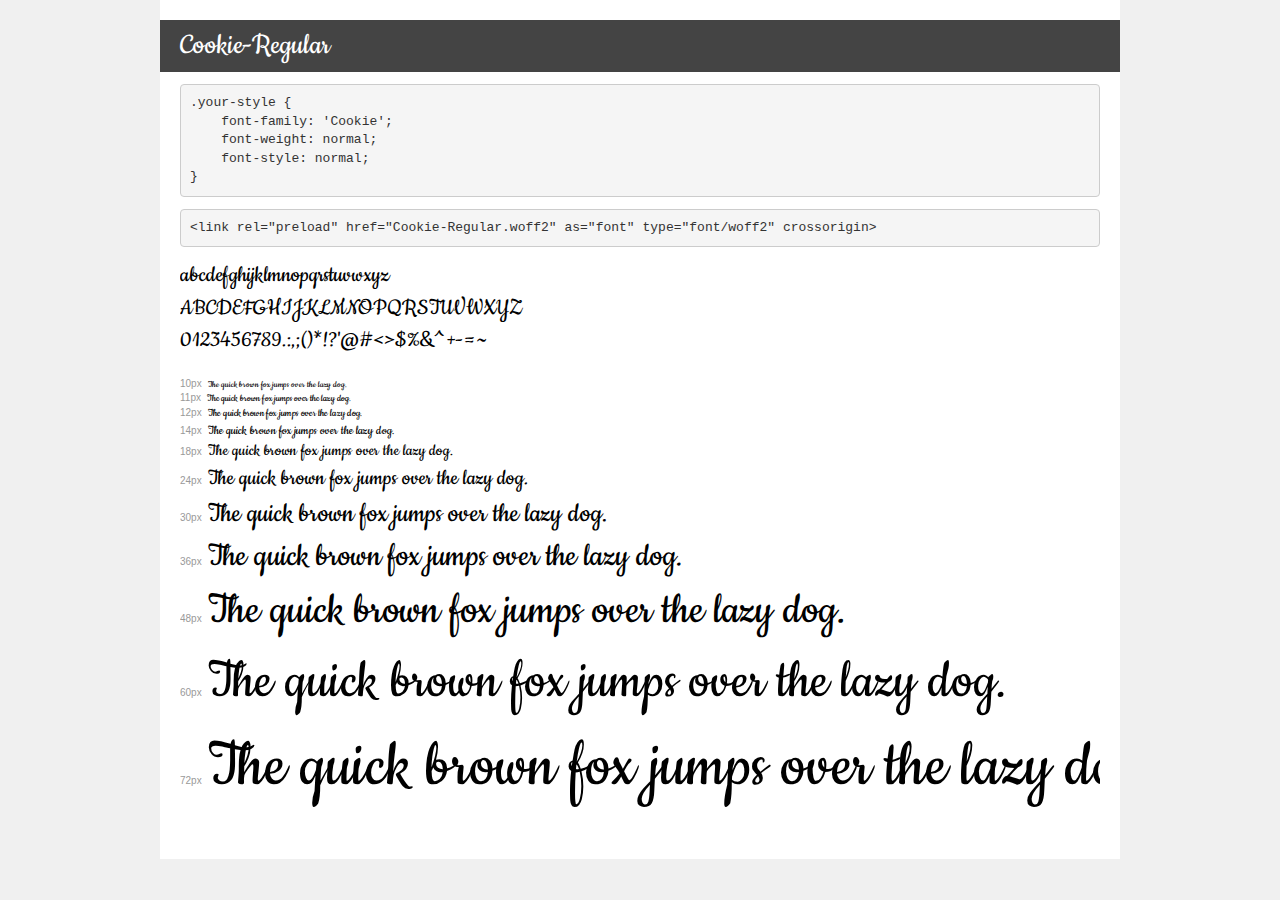
<file: fonts/cookie.font/demo.html>
<!DOCTYPE html>
<html lang="en">
<head>
    <meta charset="utf-8">
    <meta http-equiv="X-UA-Compatible" content="IE=edge">
    <meta name="viewport" content="width=device-width, initial-scale=1">
    <meta name="robots" content="noindex, noarchive">
    <meta name="format-detection" content="telephone=no">
    <title>Transfonter demo</title>
    <link href="stylesheet.css" rel="stylesheet">
    <style>
        /*
        http://meyerweb.com/eric/tools/css/reset/
        v2.0 | 20110126
        License: none (public domain)
        */
        html, body, div, span, applet, object, iframe,
        h1, h2, h3, h4, h5, h6, p, blockquote, pre,
        a, abbr, acronym, address, big, cite, code,
        del, dfn, em, img, ins, kbd, q, s, samp,
        small, strike, strong, sub, sup, tt, var,
        b, u, i, center,
        dl, dt, dd, ol, ul, li,
        fieldset, form, label, legend,
        table, caption, tbody, tfoot, thead, tr, th, td,
        article, aside, canvas, details, embed,
        figure, figcaption, footer, header, hgroup,
        menu, nav, output, ruby, section, summary,
        time, mark, audio, video {
            margin: 0;
            padding: 0;
            border: 0;
            font-size: 100%;
            font: inherit;
            vertical-align: baseline;
        }
        /* HTML5 display-role reset for older browsers */
        article, aside, details, figcaption, figure,
        footer, header, hgroup, menu, nav, section {
            display: block;
        }
        body {
            line-height: 1;
        }
        ol, ul {
            list-style: none;
        }
        blockquote, q {
            quotes: none;
        }
        blockquote:before, blockquote:after,
        q:before, q:after {
            content: '';
            content: none;
        }
        table {
            border-collapse: collapse;
            border-spacing: 0;
        }
        /* demo styles */
        body {
            background: #f0f0f0;
            color: #000;
        }
        .page {
            background: #fff;
            width: 920px;
            margin: 0 auto;
            padding: 20px 20px 0 20px;
            overflow: hidden;
        }
        .font-container {
            overflow-x: auto;
            overflow-y: hidden;
            margin-bottom: 40px;
            line-height: 1.3;
            white-space: nowrap;
            padding-bottom: 5px;
        }
        h1 {
            position: relative;
            background: #444;
            font-size: 32px;
            color: #fff;
            padding: 10px 20px;
            margin: 0 -20px 12px -20px;
        }
        .letters {
            font-size: 25px;
            margin-bottom: 20px;
        }
        .s10:before {
            content: '10px';
        }
        .s11:before {
            content: '11px';
        }
        .s12:before {
            content: '12px';
        }
        .s14:before {
            content: '14px';
        }
        .s18:before {
            content: '18px';
        }
        .s24:before {
            content: '24px';
        }
        .s30:before {
            content: '30px';
        }
        .s36:before {
            content: '36px';
        }
        .s48:before {
            content: '48px';
        }
        .s60:before {
            content: '60px';
        }
        .s72:before {
            content: '72px';
        }
        .s10:before, .s11:before, .s12:before, .s14:before,
        .s18:before, .s24:before, .s30:before, .s36:before,
        .s48:before, .s60:before, .s72:before {
            font-family: Arial, sans-serif;
            font-size: 10px;
            font-weight: normal;
            font-style: normal;
            color: #999;
            padding-right: 6px;
        }
        pre {
            display: block;
            padding: 9px;
            margin: 0 0 12px;
            font-family: Monaco, Menlo, Consolas, "Courier New", monospace;
            font-size: 13px;
            line-height: 1.428571429;
            color: #333;
            font-weight: normal;
            font-style: normal;
            background-color: #f5f5f5;
            border: 1px solid #ccc;
            overflow-x: auto;
            border-radius: 4px;
        }
        /* responsive */
        @media (max-width: 959px) {
            .page {
                width: auto;
                margin: 0;
            }
        }
    </style>
</head>
<body>
<div class="page">
    <div class="demo">
        <h1 style="font-family: 'Cookie'; font-weight: normal; font-style: normal;">Cookie-Regular</h1>
        <pre title="Usage">.your-style {
    font-family: 'Cookie';
    font-weight: normal;
    font-style: normal;
}</pre>
        <pre title="Preload (optional)">
&lt;link rel=&quot;preload&quot; href=&quot;Cookie-Regular.woff2&quot; as=&quot;font&quot; type=&quot;font/woff2&quot; crossorigin&gt;</pre>
        <div class="font-container" style="font-family: 'Cookie'; font-weight: normal; font-style: normal;">
            <p class="letters">
                abcdefghijklmnopqrstuvwxyz<br>
ABCDEFGHIJKLMNOPQRSTUVWXYZ<br>
                0123456789.:,;()*!?'@#&lt;&gt;$%&^+-=~
            </p>
            <p class="s10" style="font-size: 10px;">The quick brown fox jumps over the lazy dog.</p>
            <p class="s11" style="font-size: 11px;">The quick brown fox jumps over the lazy dog.</p>
            <p class="s12" style="font-size: 12px;">The quick brown fox jumps over the lazy dog.</p>
            <p class="s14" style="font-size: 14px;">The quick brown fox jumps over the lazy dog.</p>
            <p class="s18" style="font-size: 18px;">The quick brown fox jumps over the lazy dog.</p>
            <p class="s24" style="font-size: 24px;">The quick brown fox jumps over the lazy dog.</p>
            <p class="s30" style="font-size: 30px;">The quick brown fox jumps over the lazy dog.</p>
            <p class="s36" style="font-size: 36px;">The quick brown fox jumps over the lazy dog.</p>
            <p class="s48" style="font-size: 48px;">The quick brown fox jumps over the lazy dog.</p>
            <p class="s60" style="font-size: 60px;">The quick brown fox jumps over the lazy dog.</p>
            <p class="s72" style="font-size: 72px;">The quick brown fox jumps over the lazy dog.</p>
        </div>
    </div>

</div>
</body>
</html>
</file>
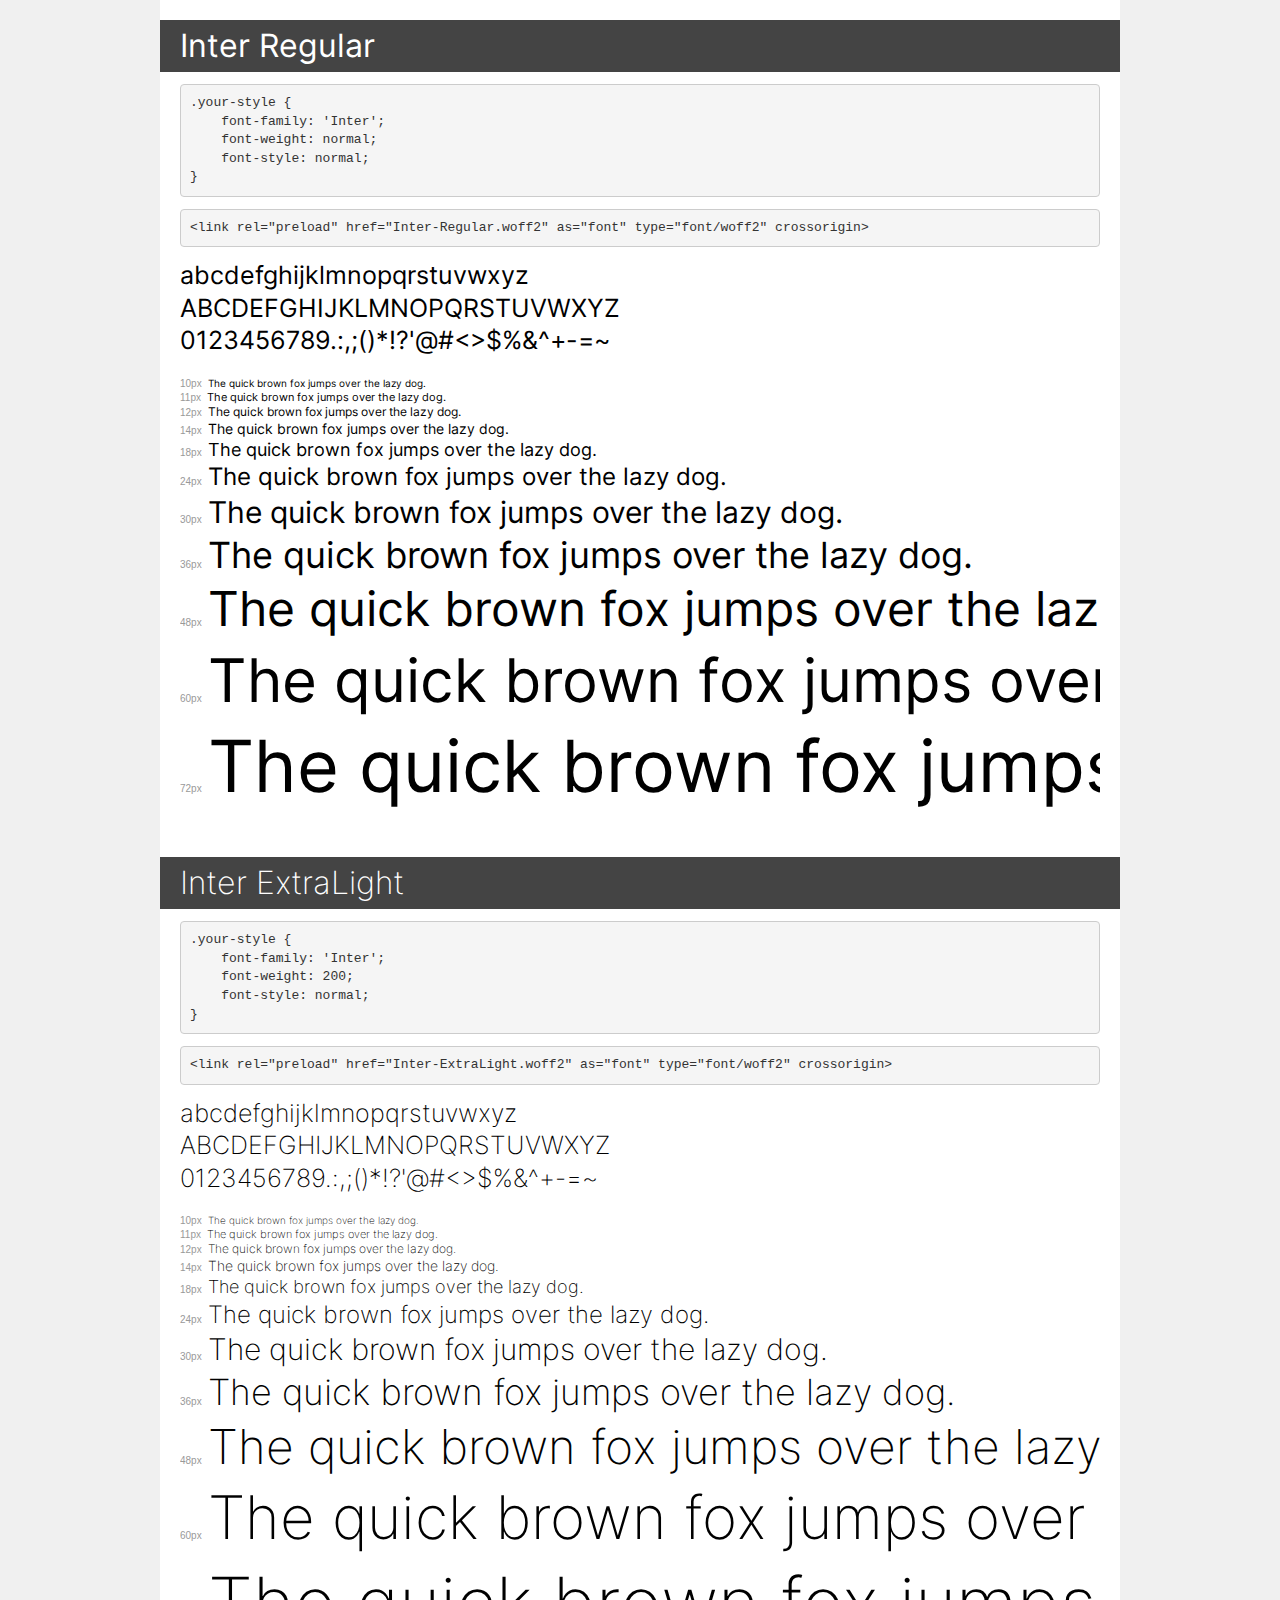
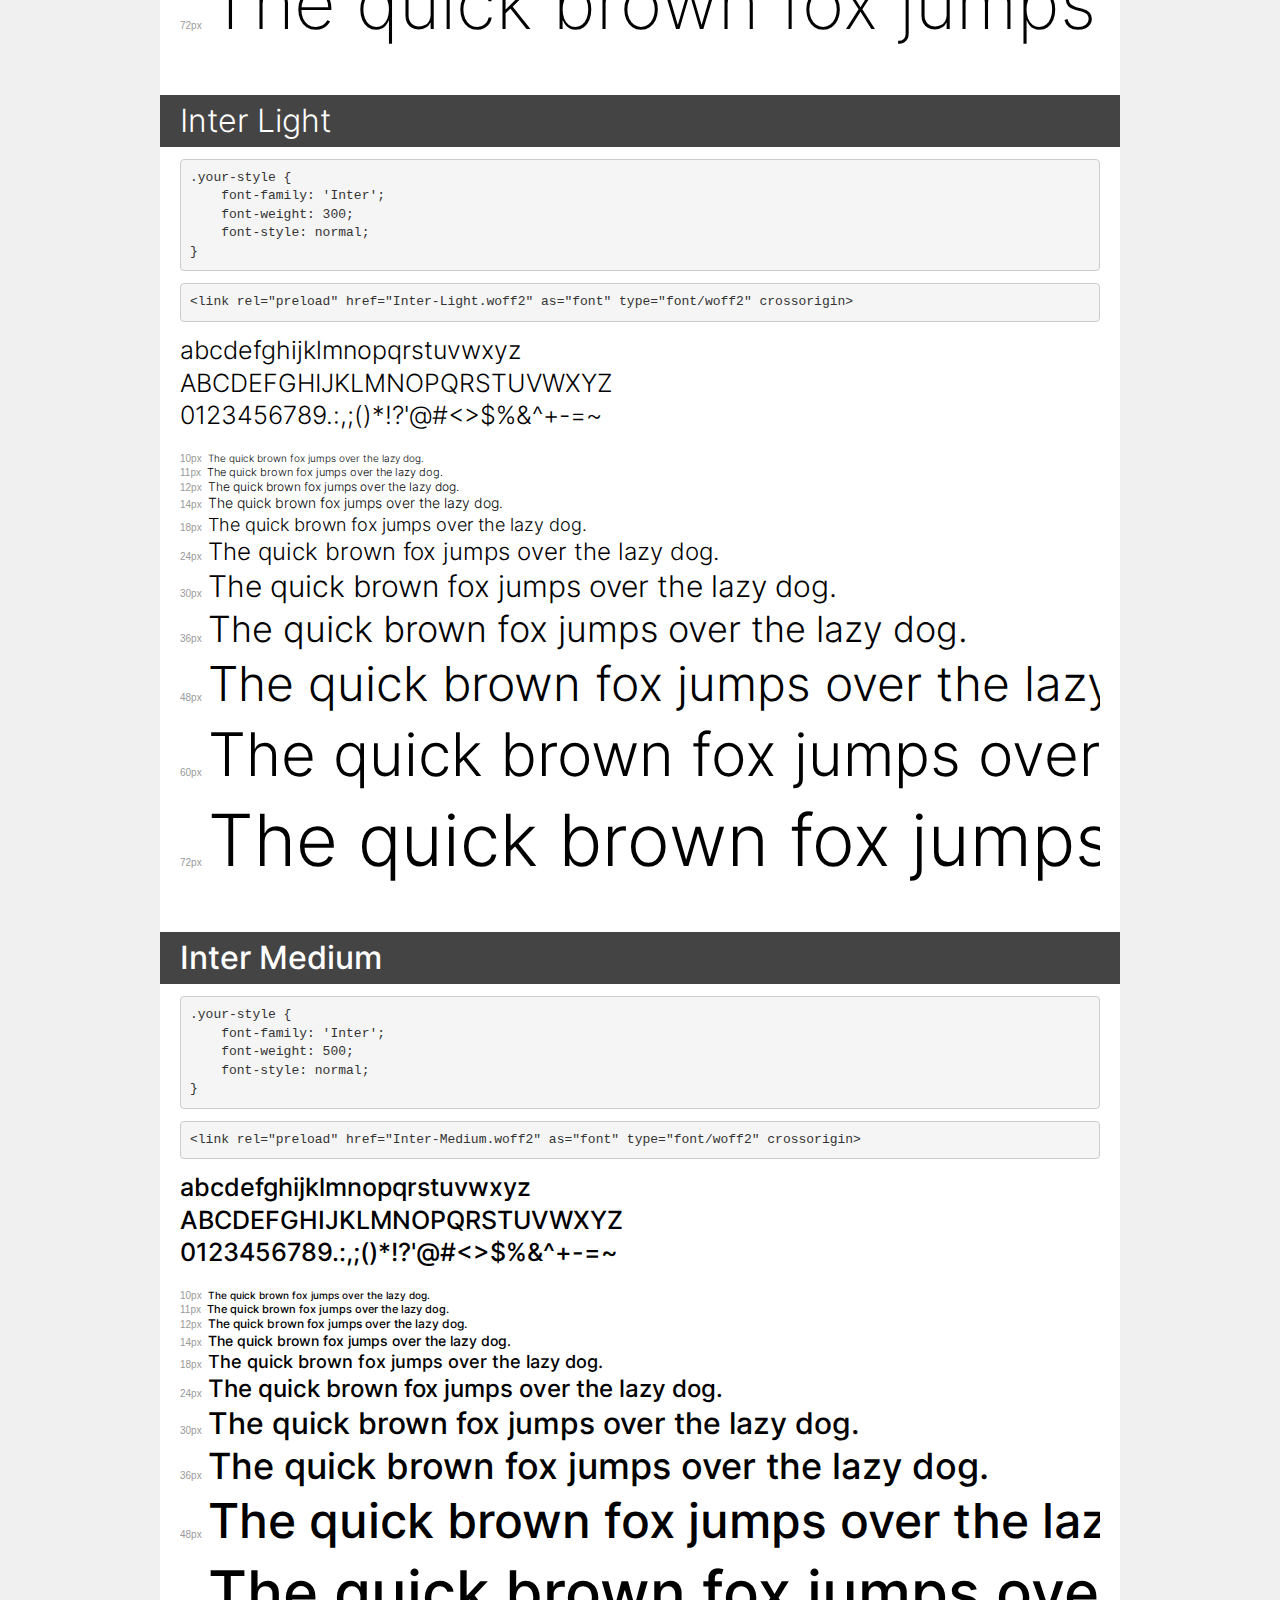
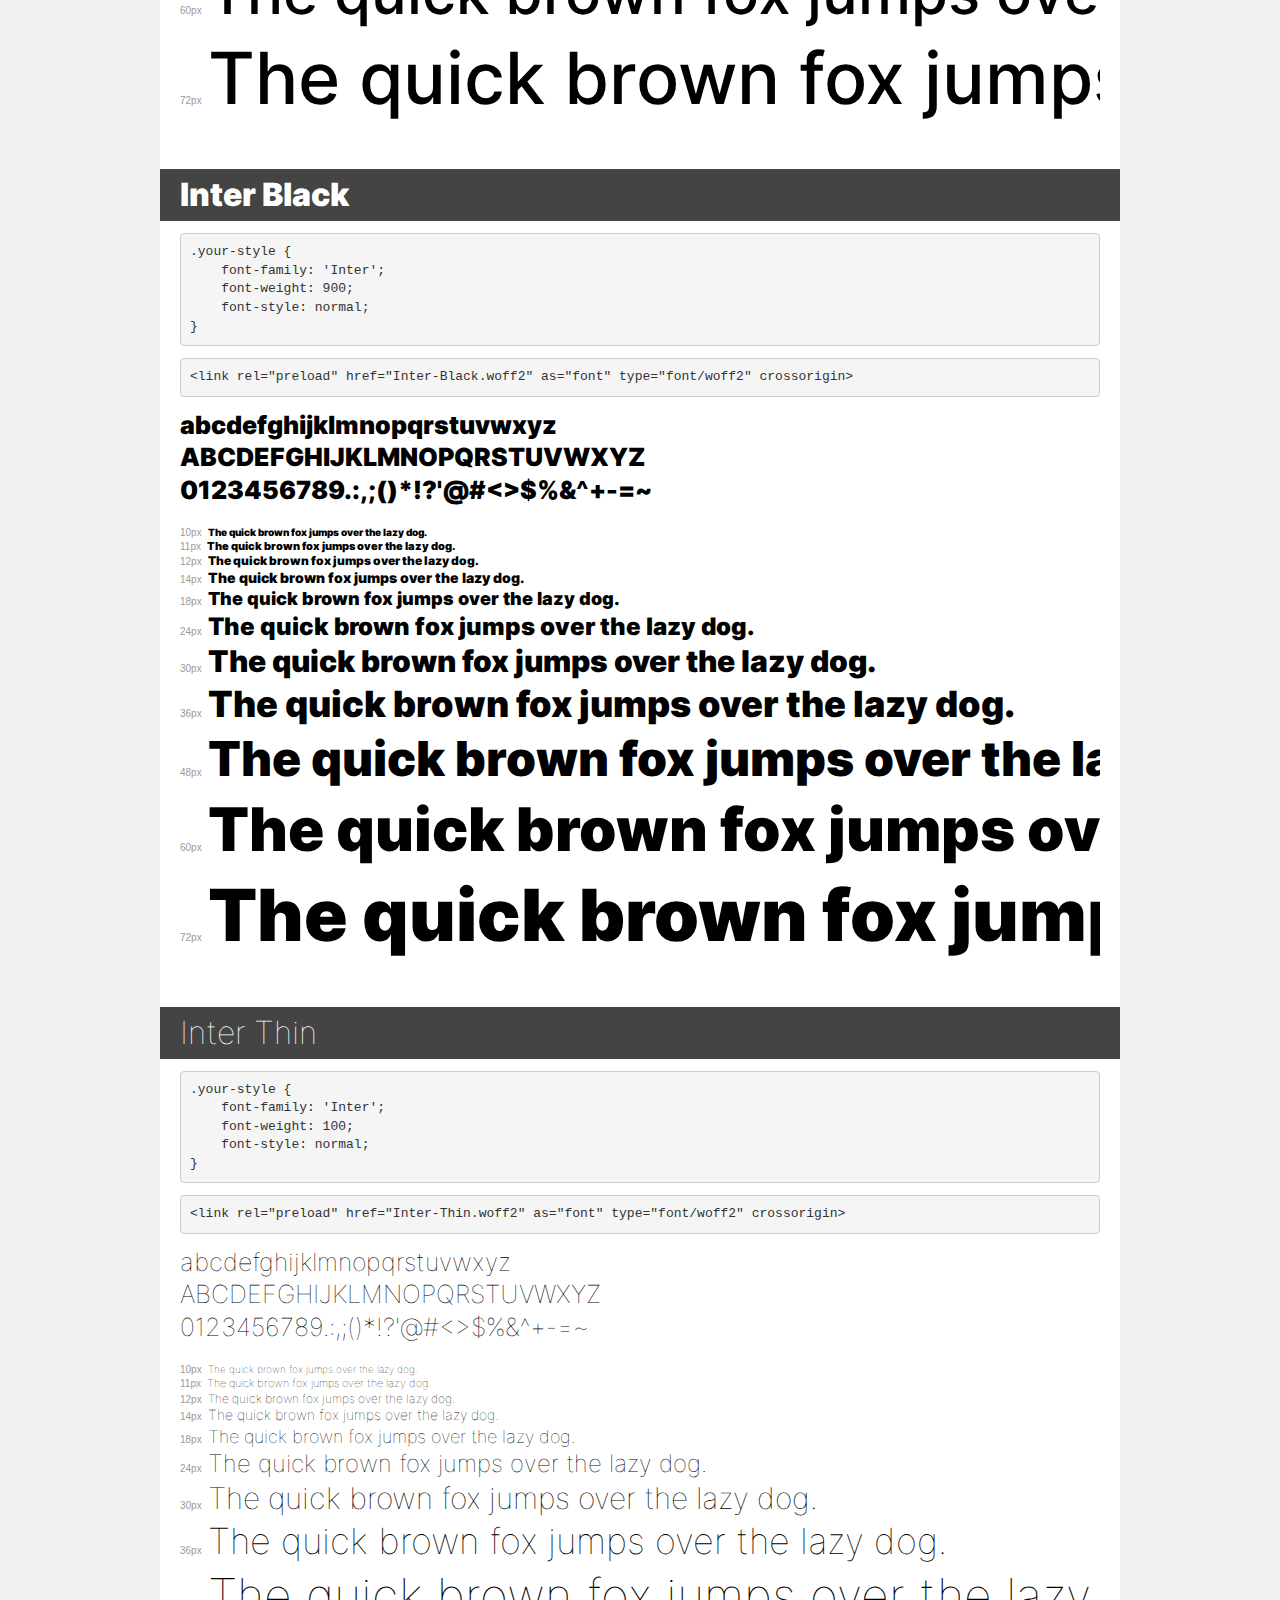
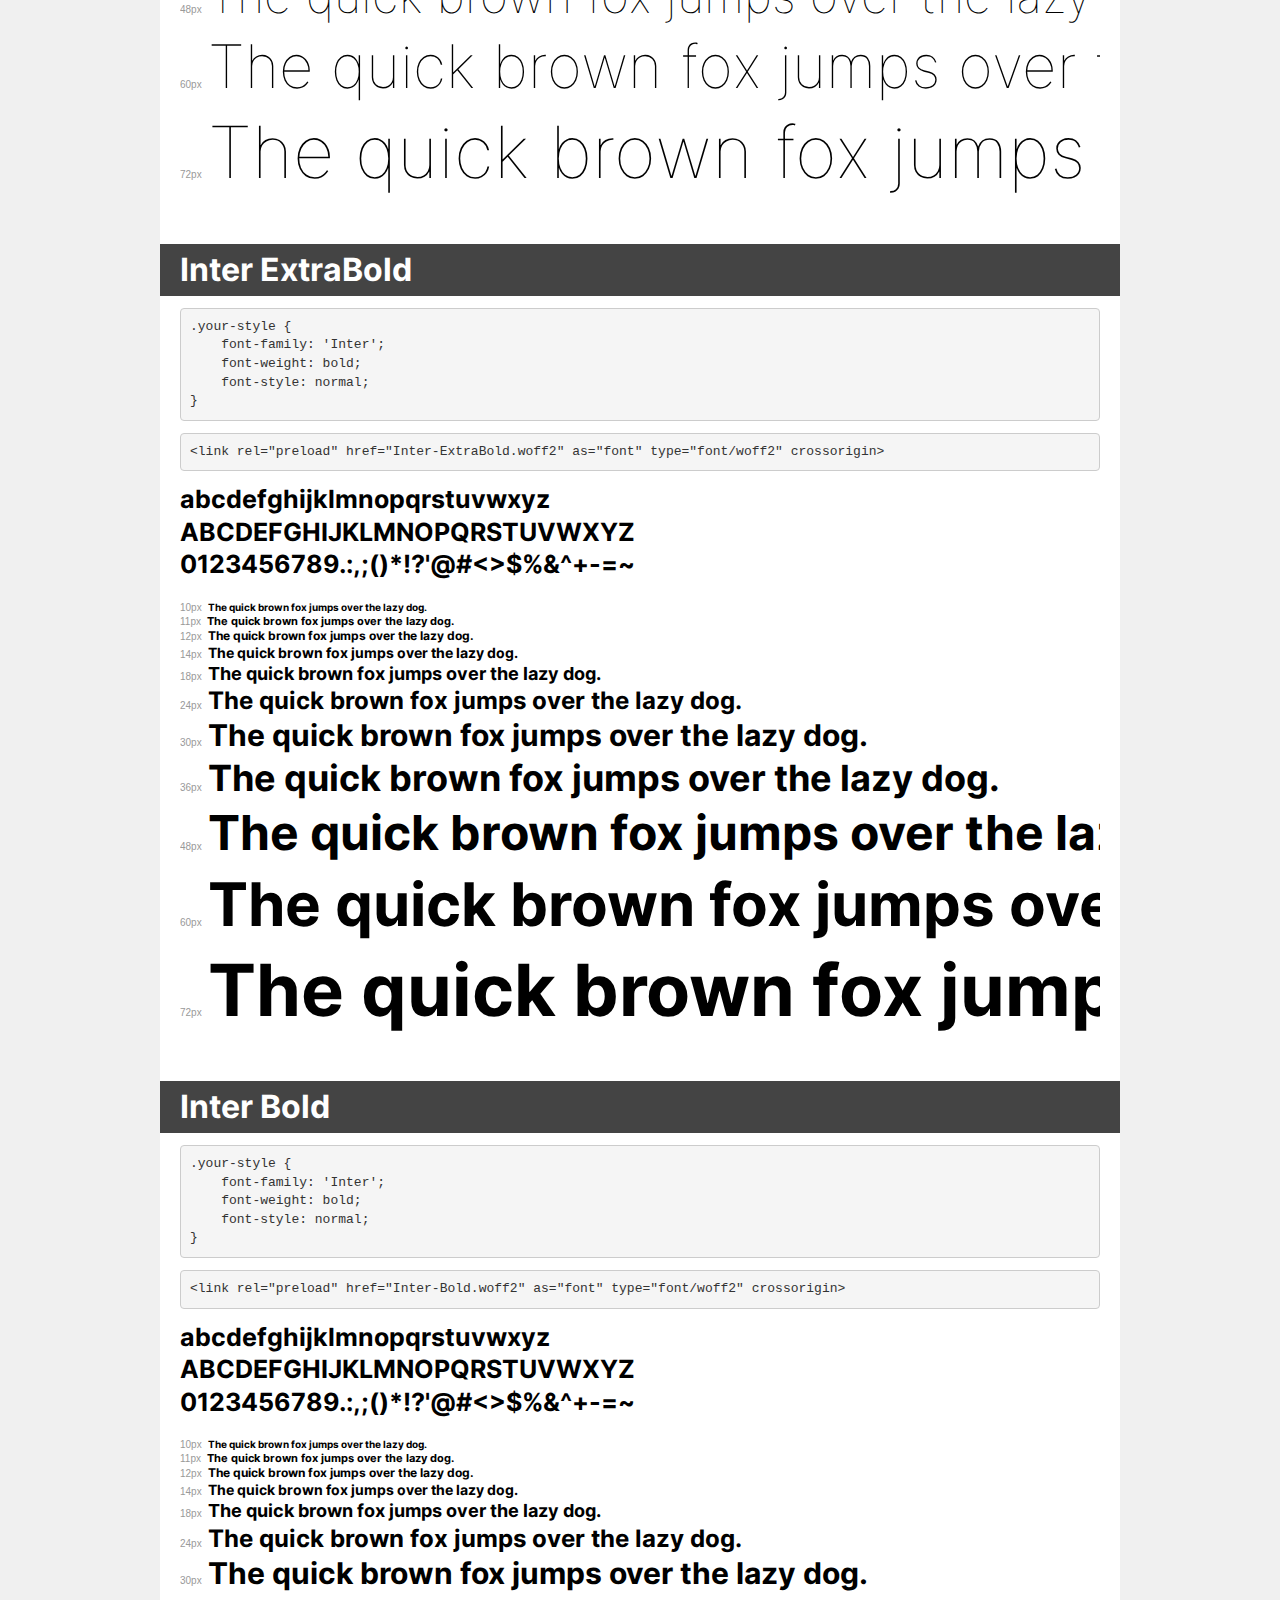
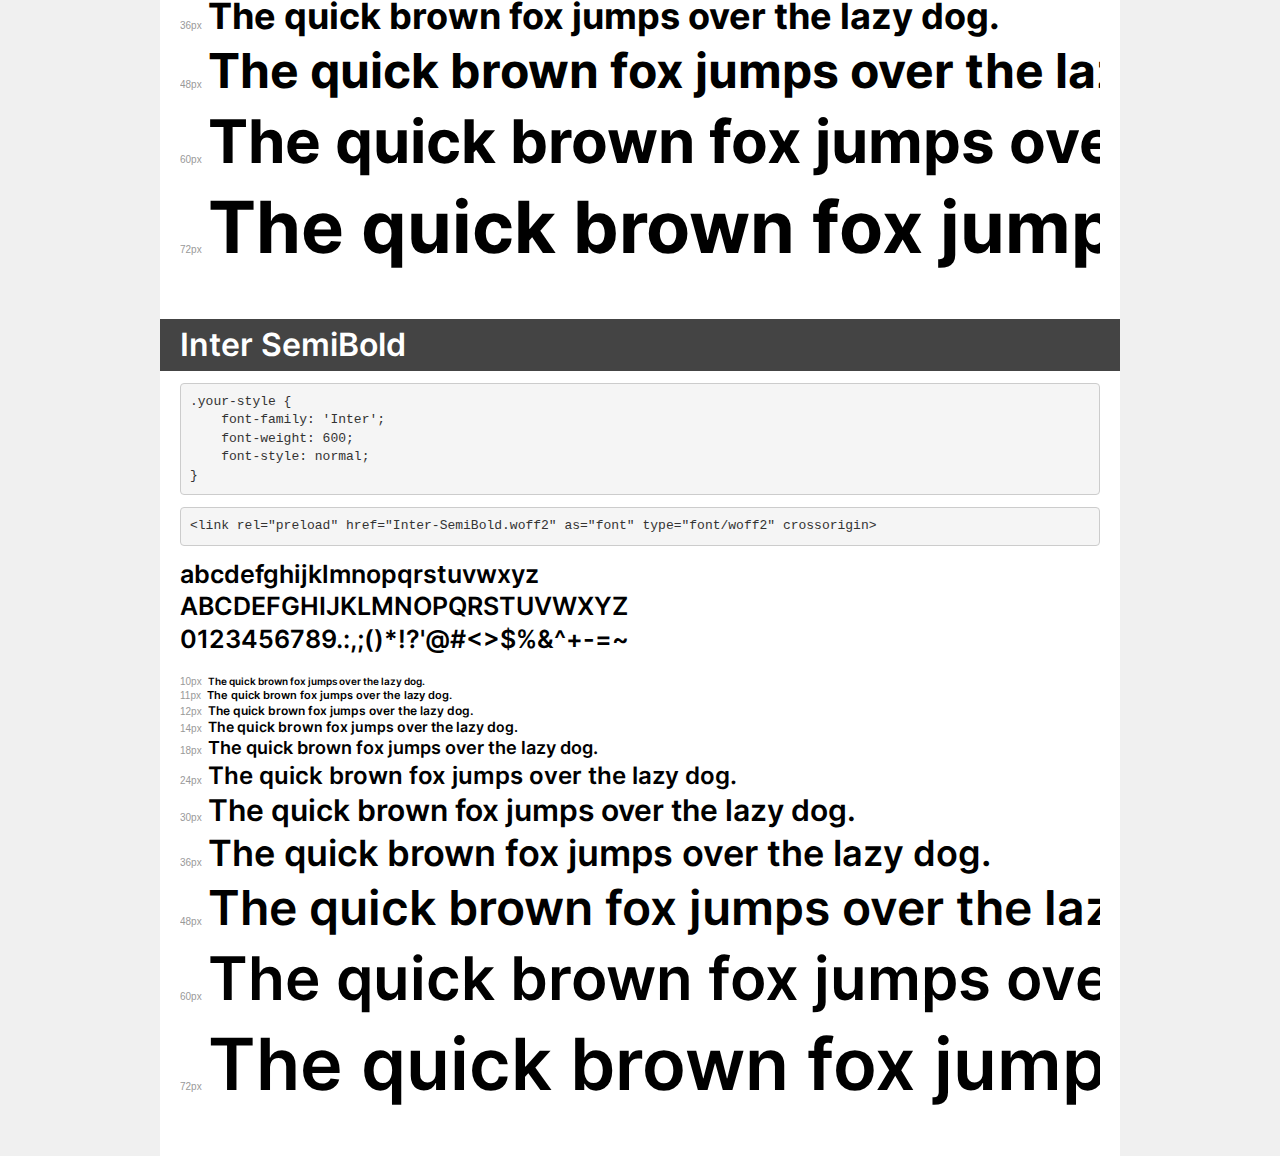
<file: fonts/fontinter/demo.html>
<!DOCTYPE html>
<html lang="en">
<head>
    <meta charset="utf-8">
    <meta http-equiv="X-UA-Compatible" content="IE=edge">
    <meta name="viewport" content="width=device-width, initial-scale=1">
    <meta name="robots" content="noindex, noarchive">
    <meta name="format-detection" content="telephone=no">
    <title>Transfonter demo</title>
    <link href="stylesheet.css" rel="stylesheet">
    <style>
        /*
        http://meyerweb.com/eric/tools/css/reset/
        v2.0 | 20110126
        License: none (public domain)
        */
        html, body, div, span, applet, object, iframe,
        h1, h2, h3, h4, h5, h6, p, blockquote, pre,
        a, abbr, acronym, address, big, cite, code,
        del, dfn, em, img, ins, kbd, q, s, samp,
        small, strike, strong, sub, sup, tt, var,
        b, u, i, center,
        dl, dt, dd, ol, ul, li,
        fieldset, form, label, legend,
        table, caption, tbody, tfoot, thead, tr, th, td,
        article, aside, canvas, details, embed,
        figure, figcaption, footer, header, hgroup,
        menu, nav, output, ruby, section, summary,
        time, mark, audio, video {
            margin: 0;
            padding: 0;
            border: 0;
            font-size: 100%;
            font: inherit;
            vertical-align: baseline;
        }
        /* HTML5 display-role reset for older browsers */
        article, aside, details, figcaption, figure,
        footer, header, hgroup, menu, nav, section {
            display: block;
        }
        body {
            line-height: 1;
        }
        ol, ul {
            list-style: none;
        }
        blockquote, q {
            quotes: none;
        }
        blockquote:before, blockquote:after,
        q:before, q:after {
            content: '';
            content: none;
        }
        table {
            border-collapse: collapse;
            border-spacing: 0;
        }
        /* demo styles */
        body {
            background: #f0f0f0;
            color: #000;
        }
        .page {
            background: #fff;
            width: 920px;
            margin: 0 auto;
            padding: 20px 20px 0 20px;
            overflow: hidden;
        }
        .font-container {
            overflow-x: auto;
            overflow-y: hidden;
            margin-bottom: 40px;
            line-height: 1.3;
            white-space: nowrap;
            padding-bottom: 5px;
        }
        h1 {
            position: relative;
            background: #444;
            font-size: 32px;
            color: #fff;
            padding: 10px 20px;
            margin: 0 -20px 12px -20px;
        }
        .letters {
            font-size: 25px;
            margin-bottom: 20px;
        }
        .s10:before {
            content: '10px';
        }
        .s11:before {
            content: '11px';
        }
        .s12:before {
            content: '12px';
        }
        .s14:before {
            content: '14px';
        }
        .s18:before {
            content: '18px';
        }
        .s24:before {
            content: '24px';
        }
        .s30:before {
            content: '30px';
        }
        .s36:before {
            content: '36px';
        }
        .s48:before {
            content: '48px';
        }
        .s60:before {
            content: '60px';
        }
        .s72:before {
            content: '72px';
        }
        .s10:before, .s11:before, .s12:before, .s14:before,
        .s18:before, .s24:before, .s30:before, .s36:before,
        .s48:before, .s60:before, .s72:before {
            font-family: Arial, sans-serif;
            font-size: 10px;
            font-weight: normal;
            font-style: normal;
            color: #999;
            padding-right: 6px;
        }
        pre {
            display: block;
            padding: 9px;
            margin: 0 0 12px;
            font-family: Monaco, Menlo, Consolas, "Courier New", monospace;
            font-size: 13px;
            line-height: 1.428571429;
            color: #333;
            font-weight: normal;
            font-style: normal;
            background-color: #f5f5f5;
            border: 1px solid #ccc;
            overflow-x: auto;
            border-radius: 4px;
        }
        /* responsive */
        @media (max-width: 959px) {
            .page {
                width: auto;
                margin: 0;
            }
        }
    </style>
</head>
<body>
<div class="page">
    <div class="demo">
        <h1 style="font-family: 'Inter'; font-weight: normal; font-style: normal;">Inter Regular</h1>
        <pre title="Usage">.your-style {
    font-family: 'Inter';
    font-weight: normal;
    font-style: normal;
}</pre>
        <pre title="Preload (optional)">
&lt;link rel=&quot;preload&quot; href=&quot;Inter-Regular.woff2&quot; as=&quot;font&quot; type=&quot;font/woff2&quot; crossorigin&gt;</pre>
        <div class="font-container" style="font-family: 'Inter'; font-weight: normal; font-style: normal;">
            <p class="letters">
                abcdefghijklmnopqrstuvwxyz<br>
ABCDEFGHIJKLMNOPQRSTUVWXYZ<br>
                0123456789.:,;()*!?'@#&lt;&gt;$%&^+-=~
            </p>
            <p class="s10" style="font-size: 10px;">The quick brown fox jumps over the lazy dog.</p>
            <p class="s11" style="font-size: 11px;">The quick brown fox jumps over the lazy dog.</p>
            <p class="s12" style="font-size: 12px;">The quick brown fox jumps over the lazy dog.</p>
            <p class="s14" style="font-size: 14px;">The quick brown fox jumps over the lazy dog.</p>
            <p class="s18" style="font-size: 18px;">The quick brown fox jumps over the lazy dog.</p>
            <p class="s24" style="font-size: 24px;">The quick brown fox jumps over the lazy dog.</p>
            <p class="s30" style="font-size: 30px;">The quick brown fox jumps over the lazy dog.</p>
            <p class="s36" style="font-size: 36px;">The quick brown fox jumps over the lazy dog.</p>
            <p class="s48" style="font-size: 48px;">The quick brown fox jumps over the lazy dog.</p>
            <p class="s60" style="font-size: 60px;">The quick brown fox jumps over the lazy dog.</p>
            <p class="s72" style="font-size: 72px;">The quick brown fox jumps over the lazy dog.</p>
        </div>
    </div>

    <div class="demo">
        <h1 style="font-family: 'Inter'; font-weight: 200; font-style: normal;">Inter ExtraLight</h1>
        <pre title="Usage">.your-style {
    font-family: 'Inter';
    font-weight: 200;
    font-style: normal;
}</pre>
        <pre title="Preload (optional)">
&lt;link rel=&quot;preload&quot; href=&quot;Inter-ExtraLight.woff2&quot; as=&quot;font&quot; type=&quot;font/woff2&quot; crossorigin&gt;</pre>
        <div class="font-container" style="font-family: 'Inter'; font-weight: 200; font-style: normal;">
            <p class="letters">
                abcdefghijklmnopqrstuvwxyz<br>
ABCDEFGHIJKLMNOPQRSTUVWXYZ<br>
                0123456789.:,;()*!?'@#&lt;&gt;$%&^+-=~
            </p>
            <p class="s10" style="font-size: 10px;">The quick brown fox jumps over the lazy dog.</p>
            <p class="s11" style="font-size: 11px;">The quick brown fox jumps over the lazy dog.</p>
            <p class="s12" style="font-size: 12px;">The quick brown fox jumps over the lazy dog.</p>
            <p class="s14" style="font-size: 14px;">The quick brown fox jumps over the lazy dog.</p>
            <p class="s18" style="font-size: 18px;">The quick brown fox jumps over the lazy dog.</p>
            <p class="s24" style="font-size: 24px;">The quick brown fox jumps over the lazy dog.</p>
            <p class="s30" style="font-size: 30px;">The quick brown fox jumps over the lazy dog.</p>
            <p class="s36" style="font-size: 36px;">The quick brown fox jumps over the lazy dog.</p>
            <p class="s48" style="font-size: 48px;">The quick brown fox jumps over the lazy dog.</p>
            <p class="s60" style="font-size: 60px;">The quick brown fox jumps over the lazy dog.</p>
            <p class="s72" style="font-size: 72px;">The quick brown fox jumps over the lazy dog.</p>
        </div>
    </div>

    <div class="demo">
        <h1 style="font-family: 'Inter'; font-weight: 300; font-style: normal;">Inter Light</h1>
        <pre title="Usage">.your-style {
    font-family: 'Inter';
    font-weight: 300;
    font-style: normal;
}</pre>
        <pre title="Preload (optional)">
&lt;link rel=&quot;preload&quot; href=&quot;Inter-Light.woff2&quot; as=&quot;font&quot; type=&quot;font/woff2&quot; crossorigin&gt;</pre>
        <div class="font-container" style="font-family: 'Inter'; font-weight: 300; font-style: normal;">
            <p class="letters">
                abcdefghijklmnopqrstuvwxyz<br>
ABCDEFGHIJKLMNOPQRSTUVWXYZ<br>
                0123456789.:,;()*!?'@#&lt;&gt;$%&^+-=~
            </p>
            <p class="s10" style="font-size: 10px;">The quick brown fox jumps over the lazy dog.</p>
            <p class="s11" style="font-size: 11px;">The quick brown fox jumps over the lazy dog.</p>
            <p class="s12" style="font-size: 12px;">The quick brown fox jumps over the lazy dog.</p>
            <p class="s14" style="font-size: 14px;">The quick brown fox jumps over the lazy dog.</p>
            <p class="s18" style="font-size: 18px;">The quick brown fox jumps over the lazy dog.</p>
            <p class="s24" style="font-size: 24px;">The quick brown fox jumps over the lazy dog.</p>
            <p class="s30" style="font-size: 30px;">The quick brown fox jumps over the lazy dog.</p>
            <p class="s36" style="font-size: 36px;">The quick brown fox jumps over the lazy dog.</p>
            <p class="s48" style="font-size: 48px;">The quick brown fox jumps over the lazy dog.</p>
            <p class="s60" style="font-size: 60px;">The quick brown fox jumps over the lazy dog.</p>
            <p class="s72" style="font-size: 72px;">The quick brown fox jumps over the lazy dog.</p>
        </div>
    </div>

    <div class="demo">
        <h1 style="font-family: 'Inter'; font-weight: 500; font-style: normal;">Inter Medium</h1>
        <pre title="Usage">.your-style {
    font-family: 'Inter';
    font-weight: 500;
    font-style: normal;
}</pre>
        <pre title="Preload (optional)">
&lt;link rel=&quot;preload&quot; href=&quot;Inter-Medium.woff2&quot; as=&quot;font&quot; type=&quot;font/woff2&quot; crossorigin&gt;</pre>
        <div class="font-container" style="font-family: 'Inter'; font-weight: 500; font-style: normal;">
            <p class="letters">
                abcdefghijklmnopqrstuvwxyz<br>
ABCDEFGHIJKLMNOPQRSTUVWXYZ<br>
                0123456789.:,;()*!?'@#&lt;&gt;$%&^+-=~
            </p>
            <p class="s10" style="font-size: 10px;">The quick brown fox jumps over the lazy dog.</p>
            <p class="s11" style="font-size: 11px;">The quick brown fox jumps over the lazy dog.</p>
            <p class="s12" style="font-size: 12px;">The quick brown fox jumps over the lazy dog.</p>
            <p class="s14" style="font-size: 14px;">The quick brown fox jumps over the lazy dog.</p>
            <p class="s18" style="font-size: 18px;">The quick brown fox jumps over the lazy dog.</p>
            <p class="s24" style="font-size: 24px;">The quick brown fox jumps over the lazy dog.</p>
            <p class="s30" style="font-size: 30px;">The quick brown fox jumps over the lazy dog.</p>
            <p class="s36" style="font-size: 36px;">The quick brown fox jumps over the lazy dog.</p>
            <p class="s48" style="font-size: 48px;">The quick brown fox jumps over the lazy dog.</p>
            <p class="s60" style="font-size: 60px;">The quick brown fox jumps over the lazy dog.</p>
            <p class="s72" style="font-size: 72px;">The quick brown fox jumps over the lazy dog.</p>
        </div>
    </div>

    <div class="demo">
        <h1 style="font-family: 'Inter'; font-weight: 900; font-style: normal;">Inter Black</h1>
        <pre title="Usage">.your-style {
    font-family: 'Inter';
    font-weight: 900;
    font-style: normal;
}</pre>
        <pre title="Preload (optional)">
&lt;link rel=&quot;preload&quot; href=&quot;Inter-Black.woff2&quot; as=&quot;font&quot; type=&quot;font/woff2&quot; crossorigin&gt;</pre>
        <div class="font-container" style="font-family: 'Inter'; font-weight: 900; font-style: normal;">
            <p class="letters">
                abcdefghijklmnopqrstuvwxyz<br>
ABCDEFGHIJKLMNOPQRSTUVWXYZ<br>
                0123456789.:,;()*!?'@#&lt;&gt;$%&^+-=~
            </p>
            <p class="s10" style="font-size: 10px;">The quick brown fox jumps over the lazy dog.</p>
            <p class="s11" style="font-size: 11px;">The quick brown fox jumps over the lazy dog.</p>
            <p class="s12" style="font-size: 12px;">The quick brown fox jumps over the lazy dog.</p>
            <p class="s14" style="font-size: 14px;">The quick brown fox jumps over the lazy dog.</p>
            <p class="s18" style="font-size: 18px;">The quick brown fox jumps over the lazy dog.</p>
            <p class="s24" style="font-size: 24px;">The quick brown fox jumps over the lazy dog.</p>
            <p class="s30" style="font-size: 30px;">The quick brown fox jumps over the lazy dog.</p>
            <p class="s36" style="font-size: 36px;">The quick brown fox jumps over the lazy dog.</p>
            <p class="s48" style="font-size: 48px;">The quick brown fox jumps over the lazy dog.</p>
            <p class="s60" style="font-size: 60px;">The quick brown fox jumps over the lazy dog.</p>
            <p class="s72" style="font-size: 72px;">The quick brown fox jumps over the lazy dog.</p>
        </div>
    </div>

    <div class="demo">
        <h1 style="font-family: 'Inter'; font-weight: 100; font-style: normal;">Inter Thin</h1>
        <pre title="Usage">.your-style {
    font-family: 'Inter';
    font-weight: 100;
    font-style: normal;
}</pre>
        <pre title="Preload (optional)">
&lt;link rel=&quot;preload&quot; href=&quot;Inter-Thin.woff2&quot; as=&quot;font&quot; type=&quot;font/woff2&quot; crossorigin&gt;</pre>
        <div class="font-container" style="font-family: 'Inter'; font-weight: 100; font-style: normal;">
            <p class="letters">
                abcdefghijklmnopqrstuvwxyz<br>
ABCDEFGHIJKLMNOPQRSTUVWXYZ<br>
                0123456789.:,;()*!?'@#&lt;&gt;$%&^+-=~
            </p>
            <p class="s10" style="font-size: 10px;">The quick brown fox jumps over the lazy dog.</p>
            <p class="s11" style="font-size: 11px;">The quick brown fox jumps over the lazy dog.</p>
            <p class="s12" style="font-size: 12px;">The quick brown fox jumps over the lazy dog.</p>
            <p class="s14" style="font-size: 14px;">The quick brown fox jumps over the lazy dog.</p>
            <p class="s18" style="font-size: 18px;">The quick brown fox jumps over the lazy dog.</p>
            <p class="s24" style="font-size: 24px;">The quick brown fox jumps over the lazy dog.</p>
            <p class="s30" style="font-size: 30px;">The quick brown fox jumps over the lazy dog.</p>
            <p class="s36" style="font-size: 36px;">The quick brown fox jumps over the lazy dog.</p>
            <p class="s48" style="font-size: 48px;">The quick brown fox jumps over the lazy dog.</p>
            <p class="s60" style="font-size: 60px;">The quick brown fox jumps over the lazy dog.</p>
            <p class="s72" style="font-size: 72px;">The quick brown fox jumps over the lazy dog.</p>
        </div>
    </div>

    <div class="demo">
        <h1 style="font-family: 'Inter'; font-weight: bold; font-style: normal;">Inter ExtraBold</h1>
        <pre title="Usage">.your-style {
    font-family: 'Inter';
    font-weight: bold;
    font-style: normal;
}</pre>
        <pre title="Preload (optional)">
&lt;link rel=&quot;preload&quot; href=&quot;Inter-ExtraBold.woff2&quot; as=&quot;font&quot; type=&quot;font/woff2&quot; crossorigin&gt;</pre>
        <div class="font-container" style="font-family: 'Inter'; font-weight: bold; font-style: normal;">
            <p class="letters">
                abcdefghijklmnopqrstuvwxyz<br>
ABCDEFGHIJKLMNOPQRSTUVWXYZ<br>
                0123456789.:,;()*!?'@#&lt;&gt;$%&^+-=~
            </p>
            <p class="s10" style="font-size: 10px;">The quick brown fox jumps over the lazy dog.</p>
            <p class="s11" style="font-size: 11px;">The quick brown fox jumps over the lazy dog.</p>
            <p class="s12" style="font-size: 12px;">The quick brown fox jumps over the lazy dog.</p>
            <p class="s14" style="font-size: 14px;">The quick brown fox jumps over the lazy dog.</p>
            <p class="s18" style="font-size: 18px;">The quick brown fox jumps over the lazy dog.</p>
            <p class="s24" style="font-size: 24px;">The quick brown fox jumps over the lazy dog.</p>
            <p class="s30" style="font-size: 30px;">The quick brown fox jumps over the lazy dog.</p>
            <p class="s36" style="font-size: 36px;">The quick brown fox jumps over the lazy dog.</p>
            <p class="s48" style="font-size: 48px;">The quick brown fox jumps over the lazy dog.</p>
            <p class="s60" style="font-size: 60px;">The quick brown fox jumps over the lazy dog.</p>
            <p class="s72" style="font-size: 72px;">The quick brown fox jumps over the lazy dog.</p>
        </div>
    </div>

    <div class="demo">
        <h1 style="font-family: 'Inter'; font-weight: bold; font-style: normal;">Inter Bold</h1>
        <pre title="Usage">.your-style {
    font-family: 'Inter';
    font-weight: bold;
    font-style: normal;
}</pre>
        <pre title="Preload (optional)">
&lt;link rel=&quot;preload&quot; href=&quot;Inter-Bold.woff2&quot; as=&quot;font&quot; type=&quot;font/woff2&quot; crossorigin&gt;</pre>
        <div class="font-container" style="font-family: 'Inter'; font-weight: bold; font-style: normal;">
            <p class="letters">
                abcdefghijklmnopqrstuvwxyz<br>
ABCDEFGHIJKLMNOPQRSTUVWXYZ<br>
                0123456789.:,;()*!?'@#&lt;&gt;$%&^+-=~
            </p>
            <p class="s10" style="font-size: 10px;">The quick brown fox jumps over the lazy dog.</p>
            <p class="s11" style="font-size: 11px;">The quick brown fox jumps over the lazy dog.</p>
            <p class="s12" style="font-size: 12px;">The quick brown fox jumps over the lazy dog.</p>
            <p class="s14" style="font-size: 14px;">The quick brown fox jumps over the lazy dog.</p>
            <p class="s18" style="font-size: 18px;">The quick brown fox jumps over the lazy dog.</p>
            <p class="s24" style="font-size: 24px;">The quick brown fox jumps over the lazy dog.</p>
            <p class="s30" style="font-size: 30px;">The quick brown fox jumps over the lazy dog.</p>
            <p class="s36" style="font-size: 36px;">The quick brown fox jumps over the lazy dog.</p>
            <p class="s48" style="font-size: 48px;">The quick brown fox jumps over the lazy dog.</p>
            <p class="s60" style="font-size: 60px;">The quick brown fox jumps over the lazy dog.</p>
            <p class="s72" style="font-size: 72px;">The quick brown fox jumps over the lazy dog.</p>
        </div>
    </div>

    <div class="demo">
        <h1 style="font-family: 'Inter'; font-weight: 600; font-style: normal;">Inter SemiBold</h1>
        <pre title="Usage">.your-style {
    font-family: 'Inter';
    font-weight: 600;
    font-style: normal;
}</pre>
        <pre title="Preload (optional)">
&lt;link rel=&quot;preload&quot; href=&quot;Inter-SemiBold.woff2&quot; as=&quot;font&quot; type=&quot;font/woff2&quot; crossorigin&gt;</pre>
        <div class="font-container" style="font-family: 'Inter'; font-weight: 600; font-style: normal;">
            <p class="letters">
                abcdefghijklmnopqrstuvwxyz<br>
ABCDEFGHIJKLMNOPQRSTUVWXYZ<br>
                0123456789.:,;()*!?'@#&lt;&gt;$%&^+-=~
            </p>
            <p class="s10" style="font-size: 10px;">The quick brown fox jumps over the lazy dog.</p>
            <p class="s11" style="font-size: 11px;">The quick brown fox jumps over the lazy dog.</p>
            <p class="s12" style="font-size: 12px;">The quick brown fox jumps over the lazy dog.</p>
            <p class="s14" style="font-size: 14px;">The quick brown fox jumps over the lazy dog.</p>
            <p class="s18" style="font-size: 18px;">The quick brown fox jumps over the lazy dog.</p>
            <p class="s24" style="font-size: 24px;">The quick brown fox jumps over the lazy dog.</p>
            <p class="s30" style="font-size: 30px;">The quick brown fox jumps over the lazy dog.</p>
            <p class="s36" style="font-size: 36px;">The quick brown fox jumps over the lazy dog.</p>
            <p class="s48" style="font-size: 48px;">The quick brown fox jumps over the lazy dog.</p>
            <p class="s60" style="font-size: 60px;">The quick brown fox jumps over the lazy dog.</p>
            <p class="s72" style="font-size: 72px;">The quick brown fox jumps over the lazy dog.</p>
        </div>
    </div>

</div>
</body>
</html>
</file>
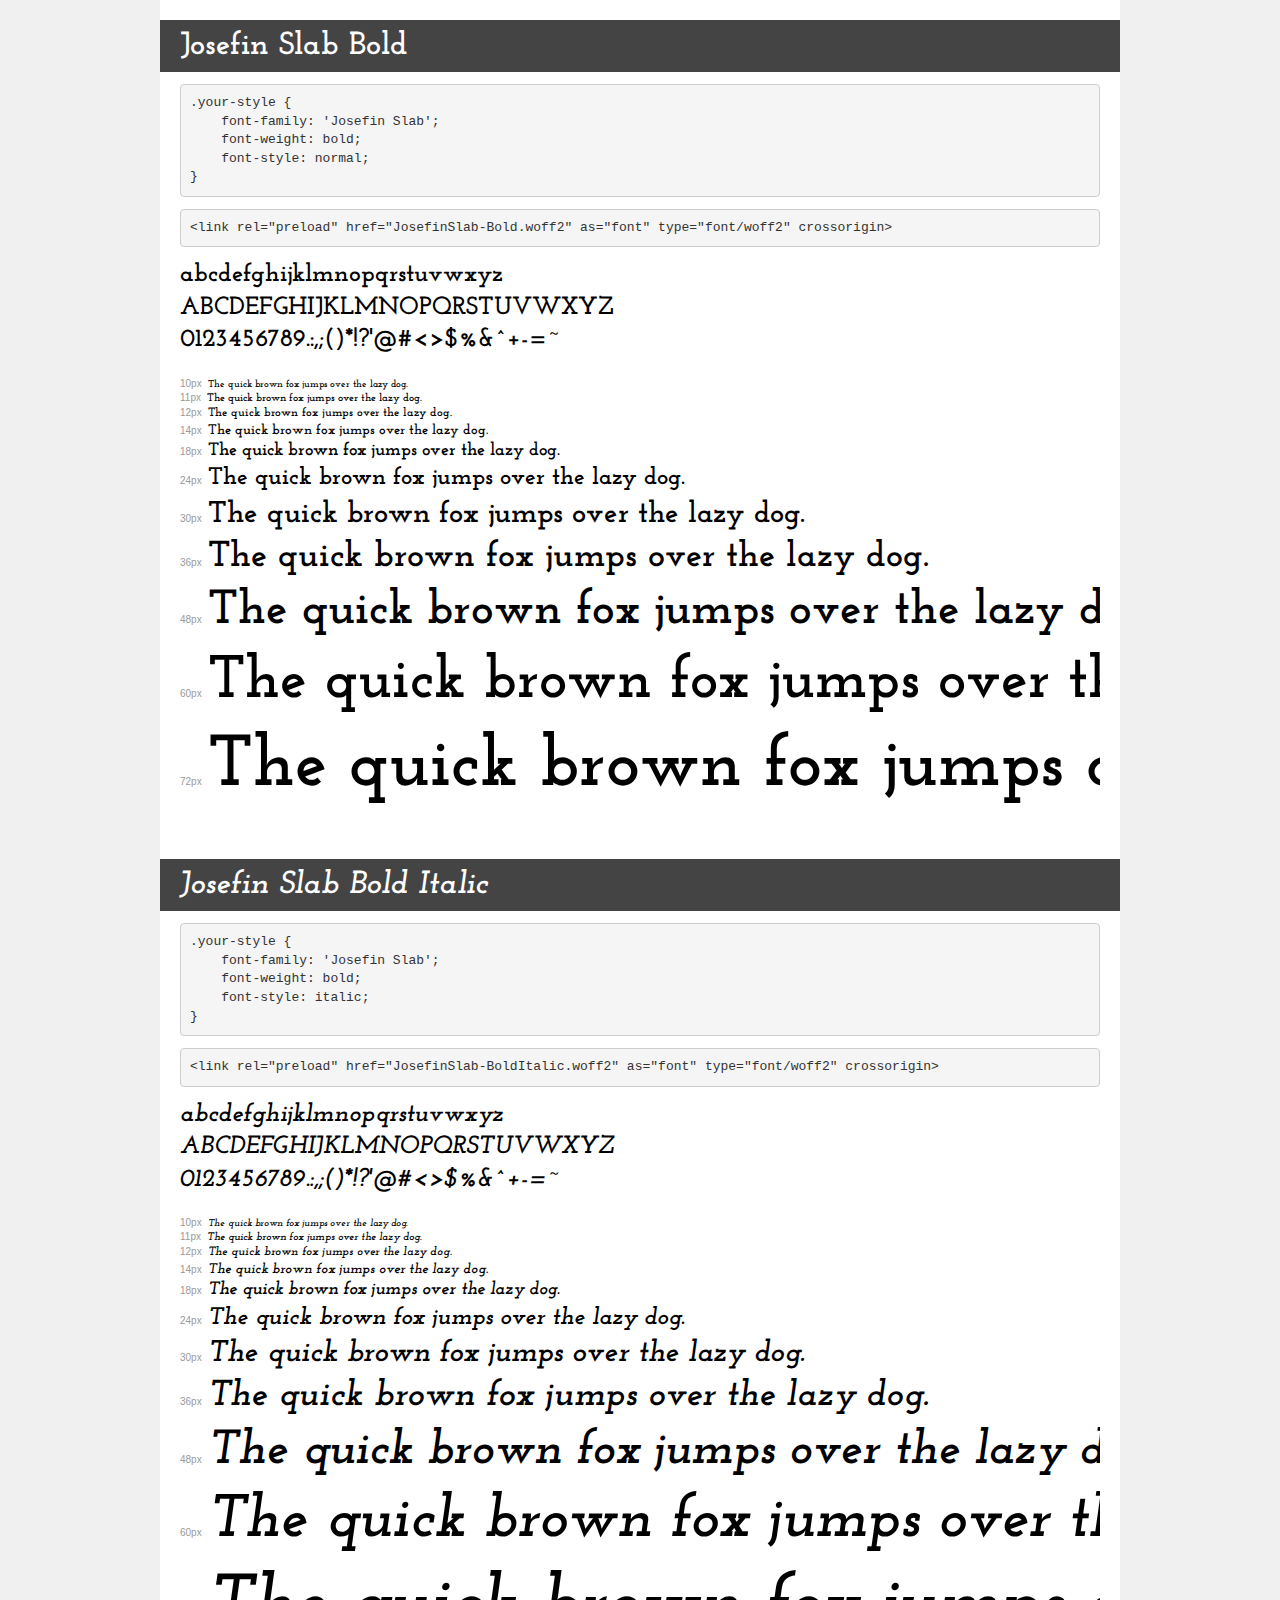
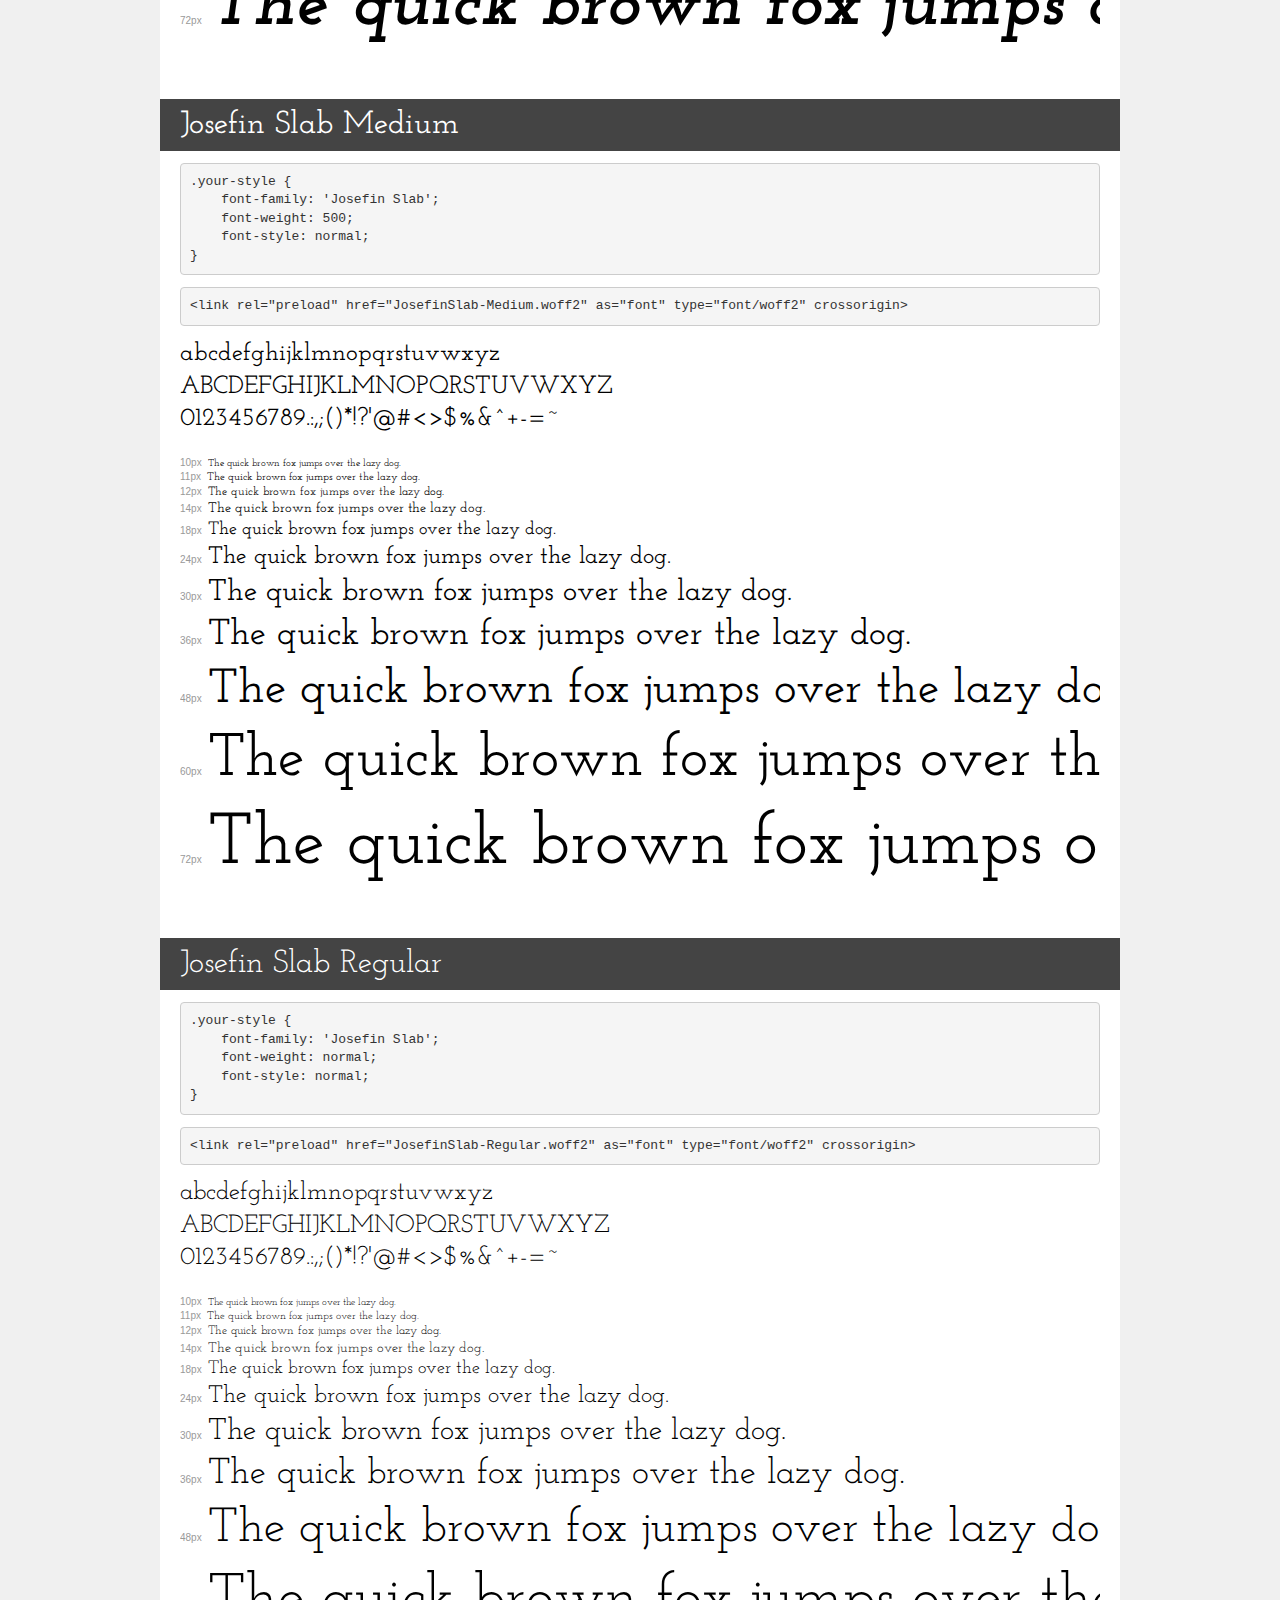
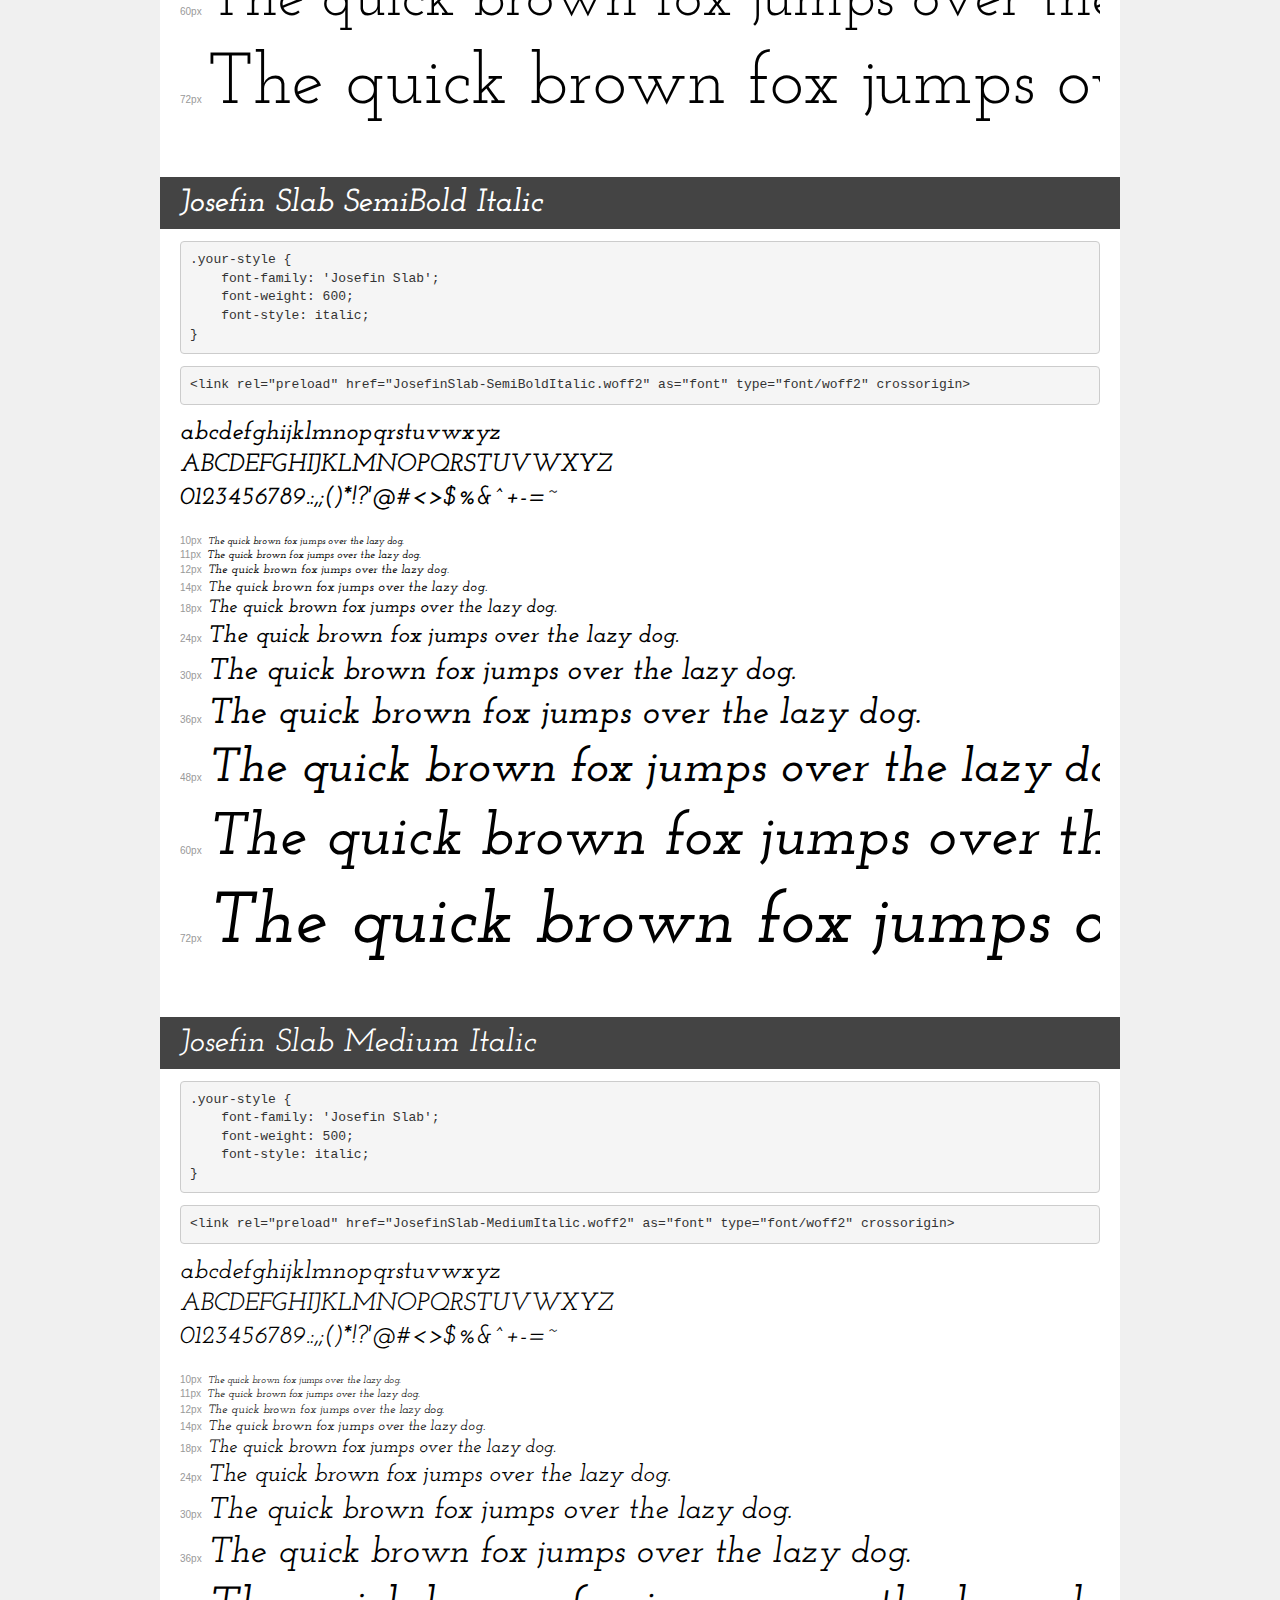
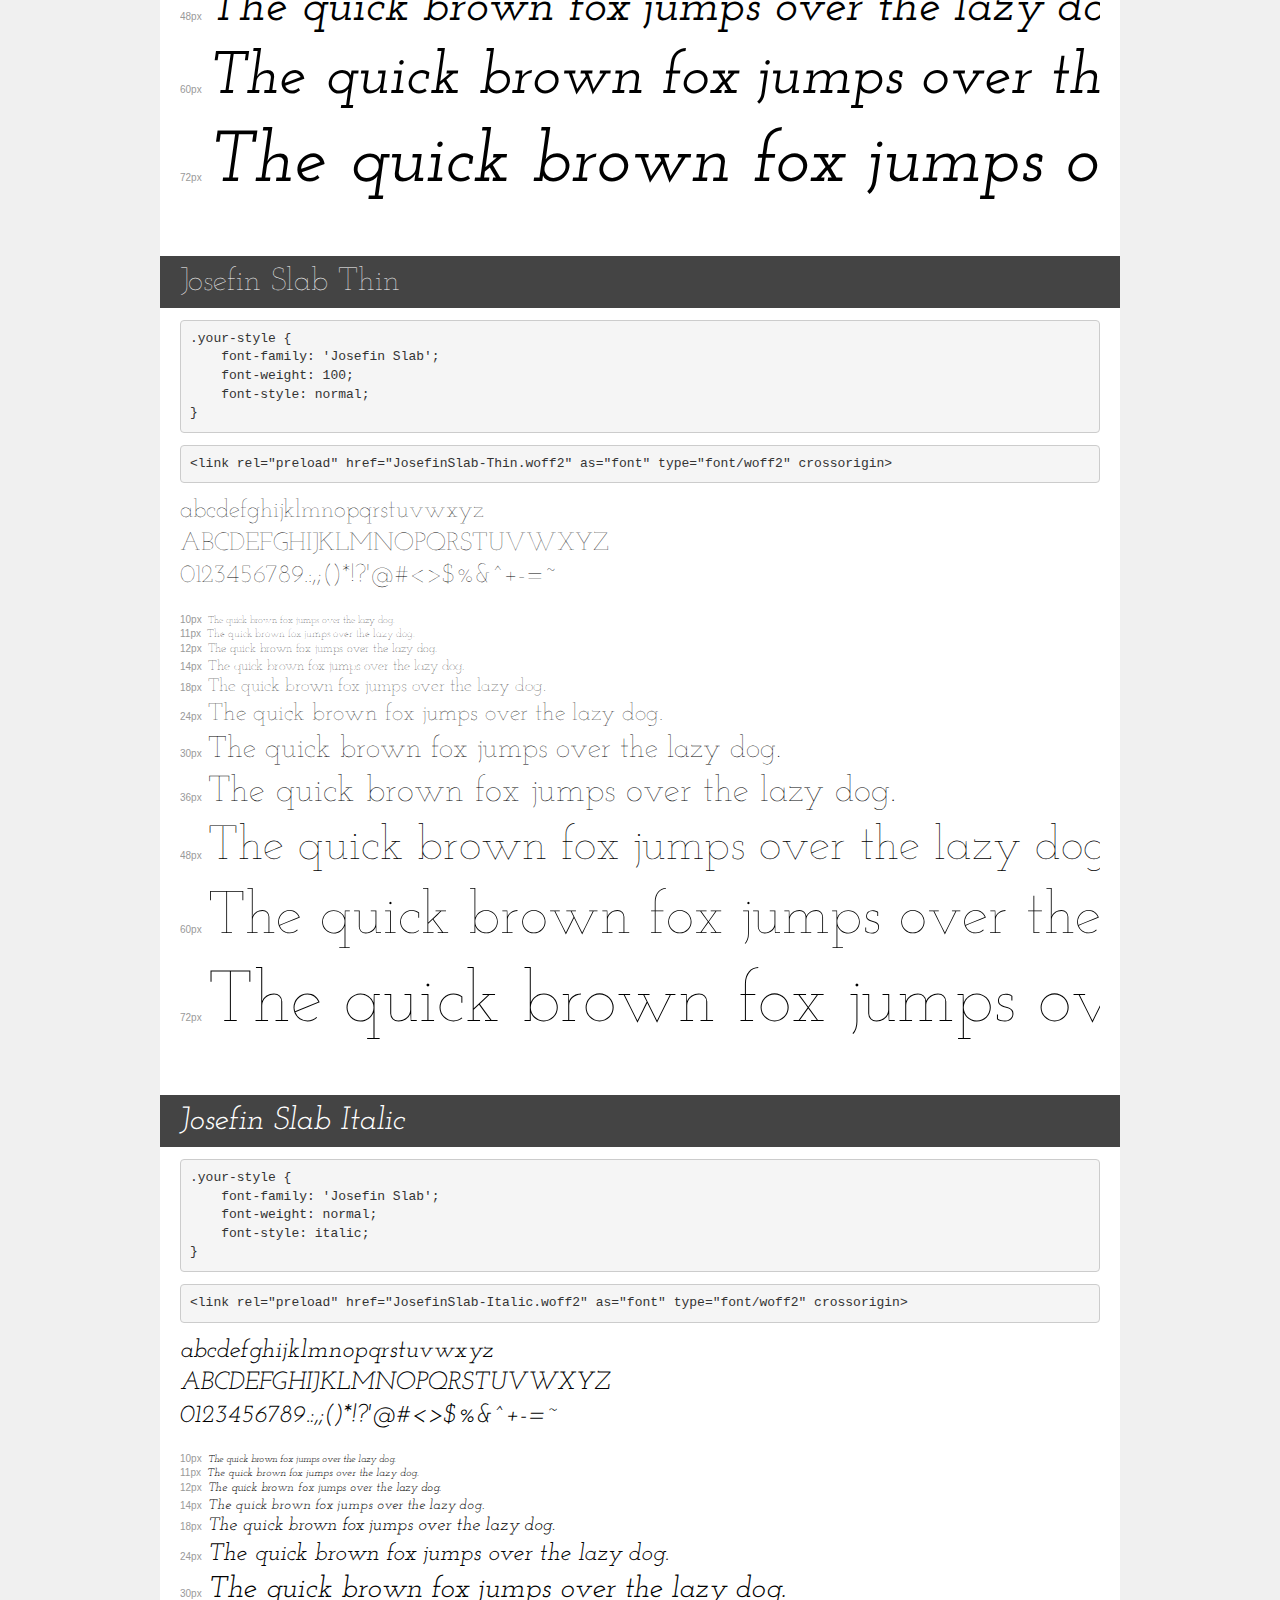
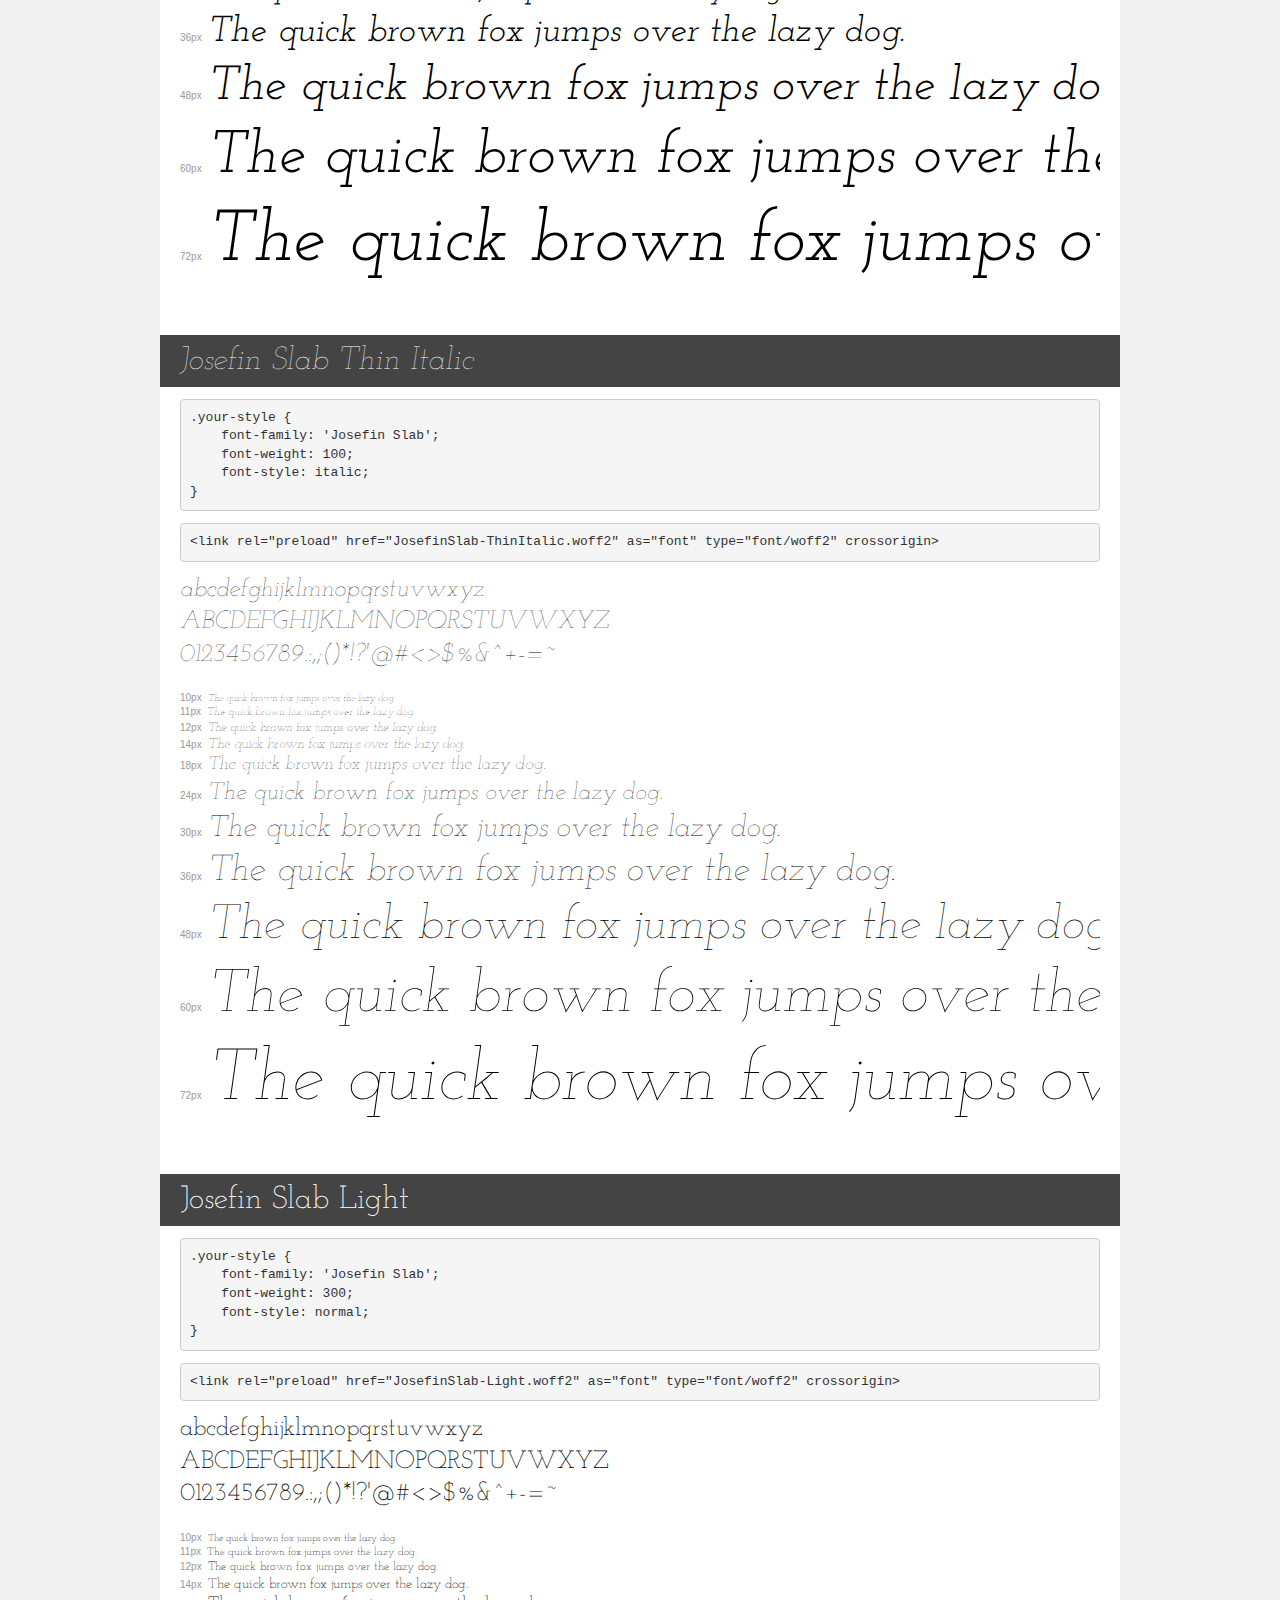
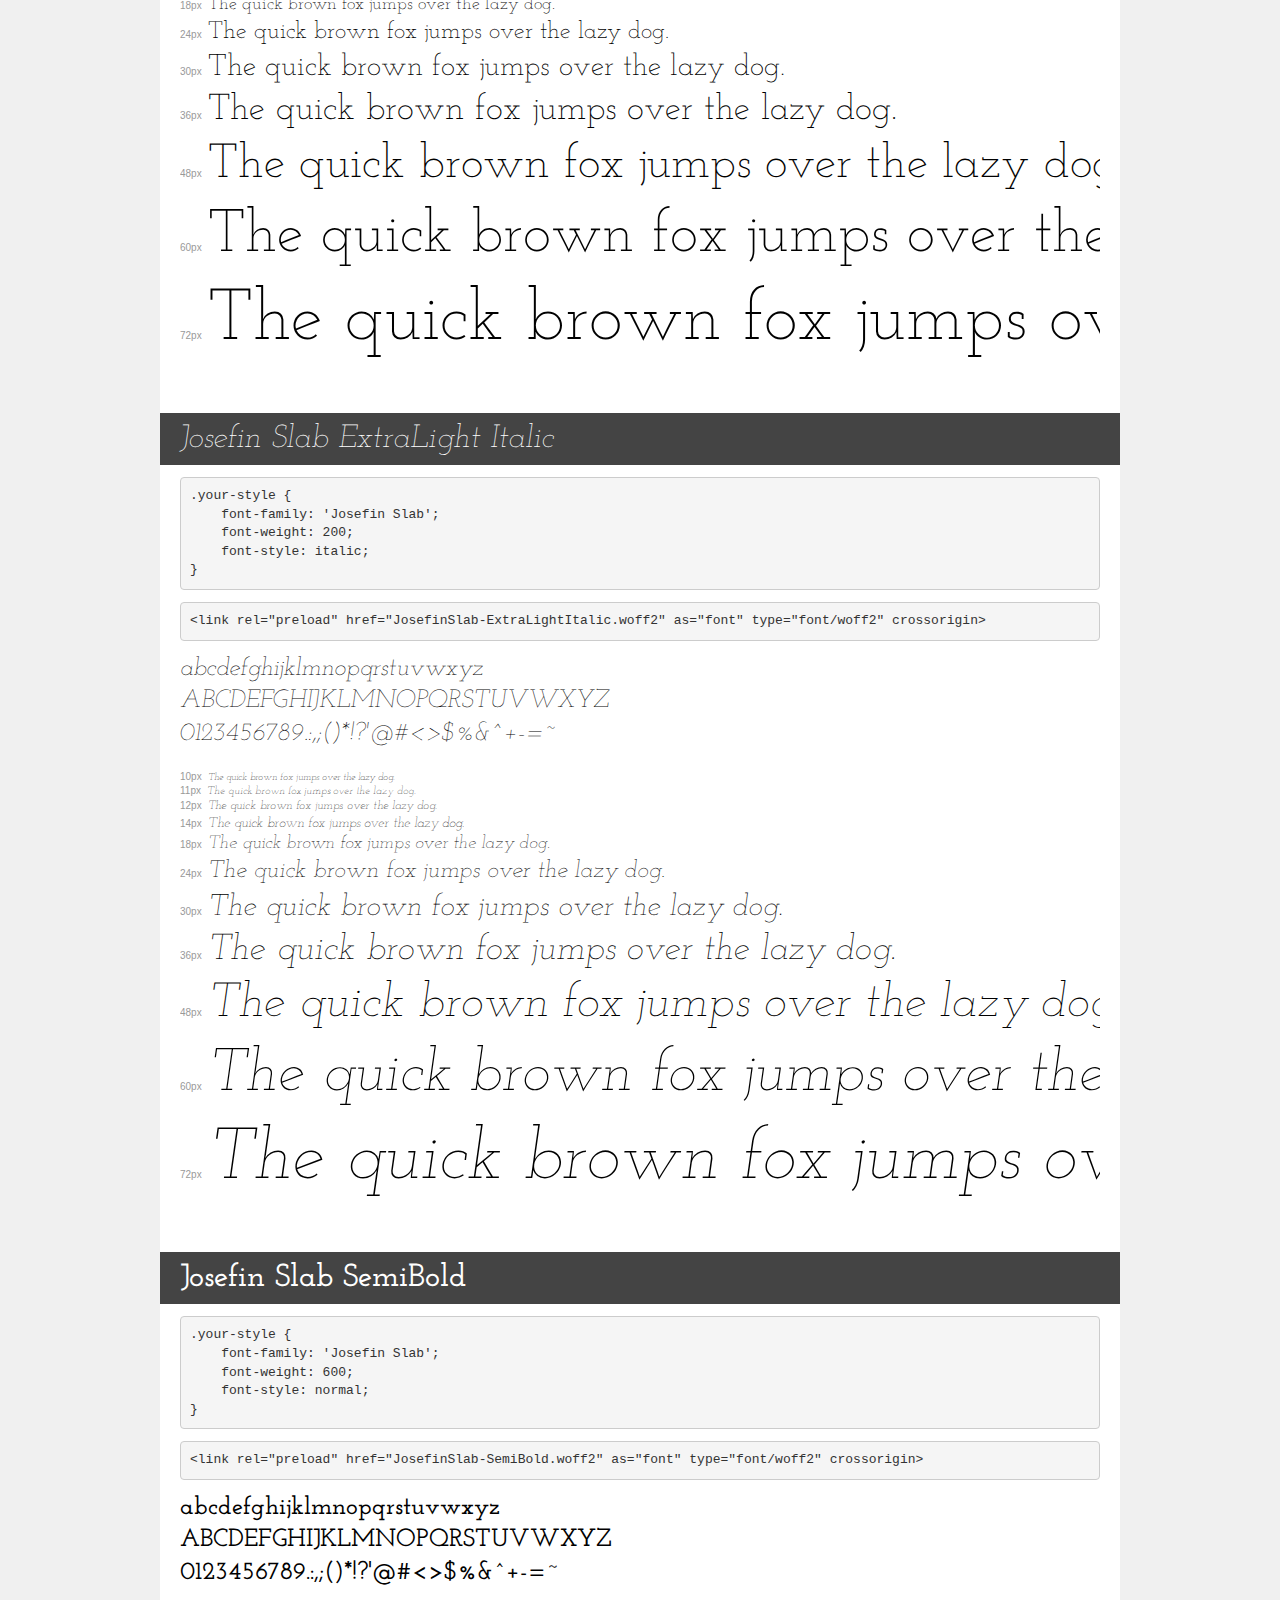
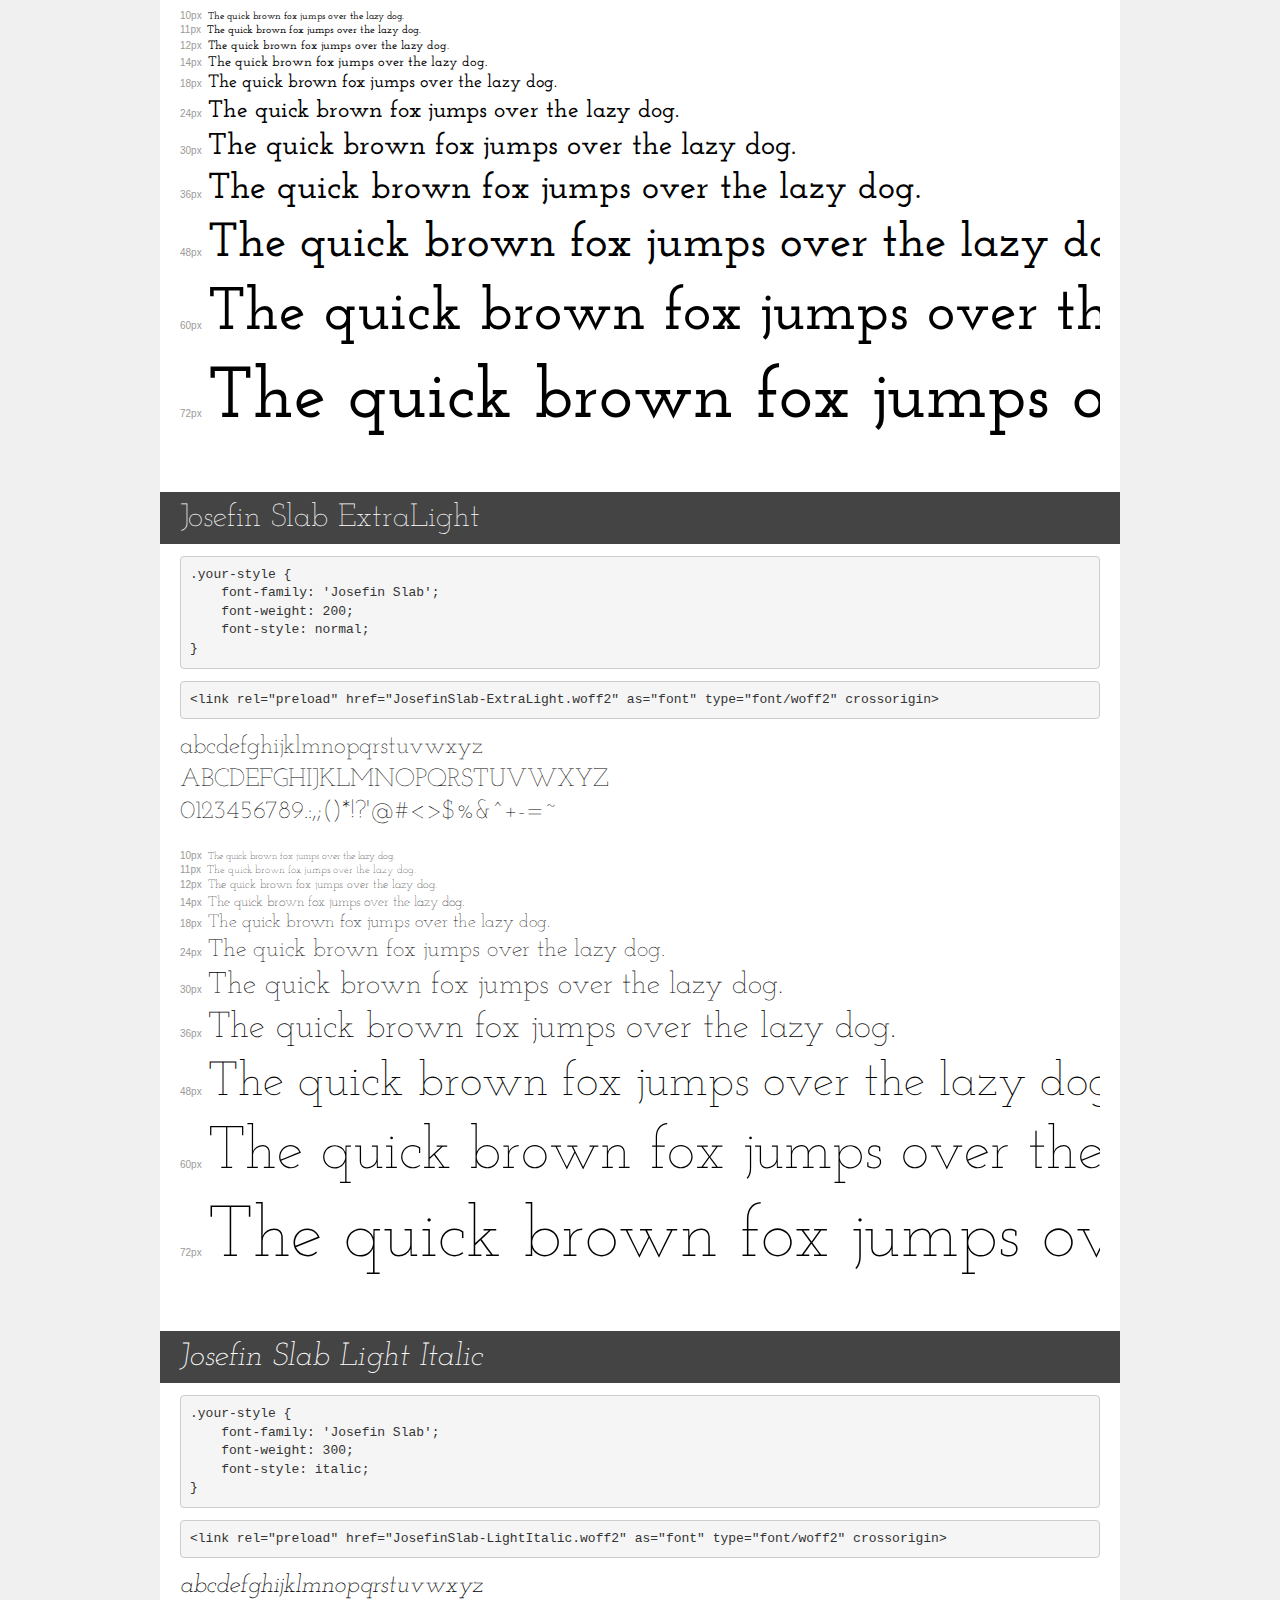
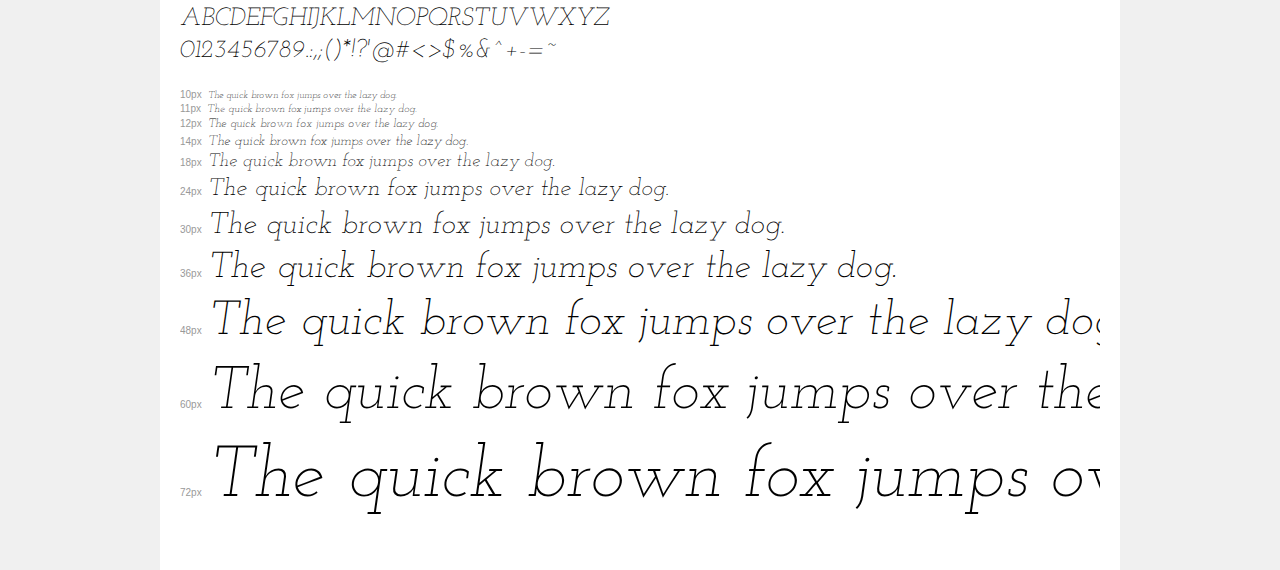
<file: fonts/fontjosefin/demo.html>
<!DOCTYPE html>
<html lang="en">
<head>
    <meta charset="utf-8">
    <meta http-equiv="X-UA-Compatible" content="IE=edge">
    <meta name="viewport" content="width=device-width, initial-scale=1">
    <meta name="robots" content="noindex, noarchive">
    <meta name="format-detection" content="telephone=no">
    <title>Transfonter demo</title>
    <link href="stylesheet.css" rel="stylesheet">
    <style>
        /*
        http://meyerweb.com/eric/tools/css/reset/
        v2.0 | 20110126
        License: none (public domain)
        */
        html, body, div, span, applet, object, iframe,
        h1, h2, h3, h4, h5, h6, p, blockquote, pre,
        a, abbr, acronym, address, big, cite, code,
        del, dfn, em, img, ins, kbd, q, s, samp,
        small, strike, strong, sub, sup, tt, var,
        b, u, i, center,
        dl, dt, dd, ol, ul, li,
        fieldset, form, label, legend,
        table, caption, tbody, tfoot, thead, tr, th, td,
        article, aside, canvas, details, embed,
        figure, figcaption, footer, header, hgroup,
        menu, nav, output, ruby, section, summary,
        time, mark, audio, video {
            margin: 0;
            padding: 0;
            border: 0;
            font-size: 100%;
            font: inherit;
            vertical-align: baseline;
        }
        /* HTML5 display-role reset for older browsers */
        article, aside, details, figcaption, figure,
        footer, header, hgroup, menu, nav, section {
            display: block;
        }
        body {
            line-height: 1;
        }
        ol, ul {
            list-style: none;
        }
        blockquote, q {
            quotes: none;
        }
        blockquote:before, blockquote:after,
        q:before, q:after {
            content: '';
            content: none;
        }
        table {
            border-collapse: collapse;
            border-spacing: 0;
        }
        /* demo styles */
        body {
            background: #f0f0f0;
            color: #000;
        }
        .page {
            background: #fff;
            width: 920px;
            margin: 0 auto;
            padding: 20px 20px 0 20px;
            overflow: hidden;
        }
        .font-container {
            overflow-x: auto;
            overflow-y: hidden;
            margin-bottom: 40px;
            line-height: 1.3;
            white-space: nowrap;
            padding-bottom: 5px;
        }
        h1 {
            position: relative;
            background: #444;
            font-size: 32px;
            color: #fff;
            padding: 10px 20px;
            margin: 0 -20px 12px -20px;
        }
        .letters {
            font-size: 25px;
            margin-bottom: 20px;
        }
        .s10:before {
            content: '10px';
        }
        .s11:before {
            content: '11px';
        }
        .s12:before {
            content: '12px';
        }
        .s14:before {
            content: '14px';
        }
        .s18:before {
            content: '18px';
        }
        .s24:before {
            content: '24px';
        }
        .s30:before {
            content: '30px';
        }
        .s36:before {
            content: '36px';
        }
        .s48:before {
            content: '48px';
        }
        .s60:before {
            content: '60px';
        }
        .s72:before {
            content: '72px';
        }
        .s10:before, .s11:before, .s12:before, .s14:before,
        .s18:before, .s24:before, .s30:before, .s36:before,
        .s48:before, .s60:before, .s72:before {
            font-family: Arial, sans-serif;
            font-size: 10px;
            font-weight: normal;
            font-style: normal;
            color: #999;
            padding-right: 6px;
        }
        pre {
            display: block;
            padding: 9px;
            margin: 0 0 12px;
            font-family: Monaco, Menlo, Consolas, "Courier New", monospace;
            font-size: 13px;
            line-height: 1.428571429;
            color: #333;
            font-weight: normal;
            font-style: normal;
            background-color: #f5f5f5;
            border: 1px solid #ccc;
            overflow-x: auto;
            border-radius: 4px;
        }
        /* responsive */
        @media (max-width: 959px) {
            .page {
                width: auto;
                margin: 0;
            }
        }
    </style>
</head>
<body>
<div class="page">
    <div class="demo">
        <h1 style="font-family: 'Josefin Slab'; font-weight: bold; font-style: normal;">Josefin Slab Bold</h1>
        <pre title="Usage">.your-style {
    font-family: 'Josefin Slab';
    font-weight: bold;
    font-style: normal;
}</pre>
        <pre title="Preload (optional)">
&lt;link rel=&quot;preload&quot; href=&quot;JosefinSlab-Bold.woff2&quot; as=&quot;font&quot; type=&quot;font/woff2&quot; crossorigin&gt;</pre>
        <div class="font-container" style="font-family: 'Josefin Slab'; font-weight: bold; font-style: normal;">
            <p class="letters">
                abcdefghijklmnopqrstuvwxyz<br>
ABCDEFGHIJKLMNOPQRSTUVWXYZ<br>
                0123456789.:,;()*!?'@#&lt;&gt;$%&^+-=~
            </p>
            <p class="s10" style="font-size: 10px;">The quick brown fox jumps over the lazy dog.</p>
            <p class="s11" style="font-size: 11px;">The quick brown fox jumps over the lazy dog.</p>
            <p class="s12" style="font-size: 12px;">The quick brown fox jumps over the lazy dog.</p>
            <p class="s14" style="font-size: 14px;">The quick brown fox jumps over the lazy dog.</p>
            <p class="s18" style="font-size: 18px;">The quick brown fox jumps over the lazy dog.</p>
            <p class="s24" style="font-size: 24px;">The quick brown fox jumps over the lazy dog.</p>
            <p class="s30" style="font-size: 30px;">The quick brown fox jumps over the lazy dog.</p>
            <p class="s36" style="font-size: 36px;">The quick brown fox jumps over the lazy dog.</p>
            <p class="s48" style="font-size: 48px;">The quick brown fox jumps over the lazy dog.</p>
            <p class="s60" style="font-size: 60px;">The quick brown fox jumps over the lazy dog.</p>
            <p class="s72" style="font-size: 72px;">The quick brown fox jumps over the lazy dog.</p>
        </div>
    </div>

    <div class="demo">
        <h1 style="font-family: 'Josefin Slab'; font-weight: bold; font-style: italic;">Josefin Slab Bold Italic</h1>
        <pre title="Usage">.your-style {
    font-family: 'Josefin Slab';
    font-weight: bold;
    font-style: italic;
}</pre>
        <pre title="Preload (optional)">
&lt;link rel=&quot;preload&quot; href=&quot;JosefinSlab-BoldItalic.woff2&quot; as=&quot;font&quot; type=&quot;font/woff2&quot; crossorigin&gt;</pre>
        <div class="font-container" style="font-family: 'Josefin Slab'; font-weight: bold; font-style: italic;">
            <p class="letters">
                abcdefghijklmnopqrstuvwxyz<br>
ABCDEFGHIJKLMNOPQRSTUVWXYZ<br>
                0123456789.:,;()*!?'@#&lt;&gt;$%&^+-=~
            </p>
            <p class="s10" style="font-size: 10px;">The quick brown fox jumps over the lazy dog.</p>
            <p class="s11" style="font-size: 11px;">The quick brown fox jumps over the lazy dog.</p>
            <p class="s12" style="font-size: 12px;">The quick brown fox jumps over the lazy dog.</p>
            <p class="s14" style="font-size: 14px;">The quick brown fox jumps over the lazy dog.</p>
            <p class="s18" style="font-size: 18px;">The quick brown fox jumps over the lazy dog.</p>
            <p class="s24" style="font-size: 24px;">The quick brown fox jumps over the lazy dog.</p>
            <p class="s30" style="font-size: 30px;">The quick brown fox jumps over the lazy dog.</p>
            <p class="s36" style="font-size: 36px;">The quick brown fox jumps over the lazy dog.</p>
            <p class="s48" style="font-size: 48px;">The quick brown fox jumps over the lazy dog.</p>
            <p class="s60" style="font-size: 60px;">The quick brown fox jumps over the lazy dog.</p>
            <p class="s72" style="font-size: 72px;">The quick brown fox jumps over the lazy dog.</p>
        </div>
    </div>

    <div class="demo">
        <h1 style="font-family: 'Josefin Slab'; font-weight: 500; font-style: normal;">Josefin Slab Medium</h1>
        <pre title="Usage">.your-style {
    font-family: 'Josefin Slab';
    font-weight: 500;
    font-style: normal;
}</pre>
        <pre title="Preload (optional)">
&lt;link rel=&quot;preload&quot; href=&quot;JosefinSlab-Medium.woff2&quot; as=&quot;font&quot; type=&quot;font/woff2&quot; crossorigin&gt;</pre>
        <div class="font-container" style="font-family: 'Josefin Slab'; font-weight: 500; font-style: normal;">
            <p class="letters">
                abcdefghijklmnopqrstuvwxyz<br>
ABCDEFGHIJKLMNOPQRSTUVWXYZ<br>
                0123456789.:,;()*!?'@#&lt;&gt;$%&^+-=~
            </p>
            <p class="s10" style="font-size: 10px;">The quick brown fox jumps over the lazy dog.</p>
            <p class="s11" style="font-size: 11px;">The quick brown fox jumps over the lazy dog.</p>
            <p class="s12" style="font-size: 12px;">The quick brown fox jumps over the lazy dog.</p>
            <p class="s14" style="font-size: 14px;">The quick brown fox jumps over the lazy dog.</p>
            <p class="s18" style="font-size: 18px;">The quick brown fox jumps over the lazy dog.</p>
            <p class="s24" style="font-size: 24px;">The quick brown fox jumps over the lazy dog.</p>
            <p class="s30" style="font-size: 30px;">The quick brown fox jumps over the lazy dog.</p>
            <p class="s36" style="font-size: 36px;">The quick brown fox jumps over the lazy dog.</p>
            <p class="s48" style="font-size: 48px;">The quick brown fox jumps over the lazy dog.</p>
            <p class="s60" style="font-size: 60px;">The quick brown fox jumps over the lazy dog.</p>
            <p class="s72" style="font-size: 72px;">The quick brown fox jumps over the lazy dog.</p>
        </div>
    </div>

    <div class="demo">
        <h1 style="font-family: 'Josefin Slab'; font-weight: normal; font-style: normal;">Josefin Slab Regular</h1>
        <pre title="Usage">.your-style {
    font-family: 'Josefin Slab';
    font-weight: normal;
    font-style: normal;
}</pre>
        <pre title="Preload (optional)">
&lt;link rel=&quot;preload&quot; href=&quot;JosefinSlab-Regular.woff2&quot; as=&quot;font&quot; type=&quot;font/woff2&quot; crossorigin&gt;</pre>
        <div class="font-container" style="font-family: 'Josefin Slab'; font-weight: normal; font-style: normal;">
            <p class="letters">
                abcdefghijklmnopqrstuvwxyz<br>
ABCDEFGHIJKLMNOPQRSTUVWXYZ<br>
                0123456789.:,;()*!?'@#&lt;&gt;$%&^+-=~
            </p>
            <p class="s10" style="font-size: 10px;">The quick brown fox jumps over the lazy dog.</p>
            <p class="s11" style="font-size: 11px;">The quick brown fox jumps over the lazy dog.</p>
            <p class="s12" style="font-size: 12px;">The quick brown fox jumps over the lazy dog.</p>
            <p class="s14" style="font-size: 14px;">The quick brown fox jumps over the lazy dog.</p>
            <p class="s18" style="font-size: 18px;">The quick brown fox jumps over the lazy dog.</p>
            <p class="s24" style="font-size: 24px;">The quick brown fox jumps over the lazy dog.</p>
            <p class="s30" style="font-size: 30px;">The quick brown fox jumps over the lazy dog.</p>
            <p class="s36" style="font-size: 36px;">The quick brown fox jumps over the lazy dog.</p>
            <p class="s48" style="font-size: 48px;">The quick brown fox jumps over the lazy dog.</p>
            <p class="s60" style="font-size: 60px;">The quick brown fox jumps over the lazy dog.</p>
            <p class="s72" style="font-size: 72px;">The quick brown fox jumps over the lazy dog.</p>
        </div>
    </div>

    <div class="demo">
        <h1 style="font-family: 'Josefin Slab'; font-weight: 600; font-style: italic;">Josefin Slab SemiBold Italic</h1>
        <pre title="Usage">.your-style {
    font-family: 'Josefin Slab';
    font-weight: 600;
    font-style: italic;
}</pre>
        <pre title="Preload (optional)">
&lt;link rel=&quot;preload&quot; href=&quot;JosefinSlab-SemiBoldItalic.woff2&quot; as=&quot;font&quot; type=&quot;font/woff2&quot; crossorigin&gt;</pre>
        <div class="font-container" style="font-family: 'Josefin Slab'; font-weight: 600; font-style: italic;">
            <p class="letters">
                abcdefghijklmnopqrstuvwxyz<br>
ABCDEFGHIJKLMNOPQRSTUVWXYZ<br>
                0123456789.:,;()*!?'@#&lt;&gt;$%&^+-=~
            </p>
            <p class="s10" style="font-size: 10px;">The quick brown fox jumps over the lazy dog.</p>
            <p class="s11" style="font-size: 11px;">The quick brown fox jumps over the lazy dog.</p>
            <p class="s12" style="font-size: 12px;">The quick brown fox jumps over the lazy dog.</p>
            <p class="s14" style="font-size: 14px;">The quick brown fox jumps over the lazy dog.</p>
            <p class="s18" style="font-size: 18px;">The quick brown fox jumps over the lazy dog.</p>
            <p class="s24" style="font-size: 24px;">The quick brown fox jumps over the lazy dog.</p>
            <p class="s30" style="font-size: 30px;">The quick brown fox jumps over the lazy dog.</p>
            <p class="s36" style="font-size: 36px;">The quick brown fox jumps over the lazy dog.</p>
            <p class="s48" style="font-size: 48px;">The quick brown fox jumps over the lazy dog.</p>
            <p class="s60" style="font-size: 60px;">The quick brown fox jumps over the lazy dog.</p>
            <p class="s72" style="font-size: 72px;">The quick brown fox jumps over the lazy dog.</p>
        </div>
    </div>

    <div class="demo">
        <h1 style="font-family: 'Josefin Slab'; font-weight: 500; font-style: italic;">Josefin Slab Medium Italic</h1>
        <pre title="Usage">.your-style {
    font-family: 'Josefin Slab';
    font-weight: 500;
    font-style: italic;
}</pre>
        <pre title="Preload (optional)">
&lt;link rel=&quot;preload&quot; href=&quot;JosefinSlab-MediumItalic.woff2&quot; as=&quot;font&quot; type=&quot;font/woff2&quot; crossorigin&gt;</pre>
        <div class="font-container" style="font-family: 'Josefin Slab'; font-weight: 500; font-style: italic;">
            <p class="letters">
                abcdefghijklmnopqrstuvwxyz<br>
ABCDEFGHIJKLMNOPQRSTUVWXYZ<br>
                0123456789.:,;()*!?'@#&lt;&gt;$%&^+-=~
            </p>
            <p class="s10" style="font-size: 10px;">The quick brown fox jumps over the lazy dog.</p>
            <p class="s11" style="font-size: 11px;">The quick brown fox jumps over the lazy dog.</p>
            <p class="s12" style="font-size: 12px;">The quick brown fox jumps over the lazy dog.</p>
            <p class="s14" style="font-size: 14px;">The quick brown fox jumps over the lazy dog.</p>
            <p class="s18" style="font-size: 18px;">The quick brown fox jumps over the lazy dog.</p>
            <p class="s24" style="font-size: 24px;">The quick brown fox jumps over the lazy dog.</p>
            <p class="s30" style="font-size: 30px;">The quick brown fox jumps over the lazy dog.</p>
            <p class="s36" style="font-size: 36px;">The quick brown fox jumps over the lazy dog.</p>
            <p class="s48" style="font-size: 48px;">The quick brown fox jumps over the lazy dog.</p>
            <p class="s60" style="font-size: 60px;">The quick brown fox jumps over the lazy dog.</p>
            <p class="s72" style="font-size: 72px;">The quick brown fox jumps over the lazy dog.</p>
        </div>
    </div>

    <div class="demo">
        <h1 style="font-family: 'Josefin Slab'; font-weight: 100; font-style: normal;">Josefin Slab Thin</h1>
        <pre title="Usage">.your-style {
    font-family: 'Josefin Slab';
    font-weight: 100;
    font-style: normal;
}</pre>
        <pre title="Preload (optional)">
&lt;link rel=&quot;preload&quot; href=&quot;JosefinSlab-Thin.woff2&quot; as=&quot;font&quot; type=&quot;font/woff2&quot; crossorigin&gt;</pre>
        <div class="font-container" style="font-family: 'Josefin Slab'; font-weight: 100; font-style: normal;">
            <p class="letters">
                abcdefghijklmnopqrstuvwxyz<br>
ABCDEFGHIJKLMNOPQRSTUVWXYZ<br>
                0123456789.:,;()*!?'@#&lt;&gt;$%&^+-=~
            </p>
            <p class="s10" style="font-size: 10px;">The quick brown fox jumps over the lazy dog.</p>
            <p class="s11" style="font-size: 11px;">The quick brown fox jumps over the lazy dog.</p>
            <p class="s12" style="font-size: 12px;">The quick brown fox jumps over the lazy dog.</p>
            <p class="s14" style="font-size: 14px;">The quick brown fox jumps over the lazy dog.</p>
            <p class="s18" style="font-size: 18px;">The quick brown fox jumps over the lazy dog.</p>
            <p class="s24" style="font-size: 24px;">The quick brown fox jumps over the lazy dog.</p>
            <p class="s30" style="font-size: 30px;">The quick brown fox jumps over the lazy dog.</p>
            <p class="s36" style="font-size: 36px;">The quick brown fox jumps over the lazy dog.</p>
            <p class="s48" style="font-size: 48px;">The quick brown fox jumps over the lazy dog.</p>
            <p class="s60" style="font-size: 60px;">The quick brown fox jumps over the lazy dog.</p>
            <p class="s72" style="font-size: 72px;">The quick brown fox jumps over the lazy dog.</p>
        </div>
    </div>

    <div class="demo">
        <h1 style="font-family: 'Josefin Slab'; font-weight: normal; font-style: italic;">Josefin Slab Italic</h1>
        <pre title="Usage">.your-style {
    font-family: 'Josefin Slab';
    font-weight: normal;
    font-style: italic;
}</pre>
        <pre title="Preload (optional)">
&lt;link rel=&quot;preload&quot; href=&quot;JosefinSlab-Italic.woff2&quot; as=&quot;font&quot; type=&quot;font/woff2&quot; crossorigin&gt;</pre>
        <div class="font-container" style="font-family: 'Josefin Slab'; font-weight: normal; font-style: italic;">
            <p class="letters">
                abcdefghijklmnopqrstuvwxyz<br>
ABCDEFGHIJKLMNOPQRSTUVWXYZ<br>
                0123456789.:,;()*!?'@#&lt;&gt;$%&^+-=~
            </p>
            <p class="s10" style="font-size: 10px;">The quick brown fox jumps over the lazy dog.</p>
            <p class="s11" style="font-size: 11px;">The quick brown fox jumps over the lazy dog.</p>
            <p class="s12" style="font-size: 12px;">The quick brown fox jumps over the lazy dog.</p>
            <p class="s14" style="font-size: 14px;">The quick brown fox jumps over the lazy dog.</p>
            <p class="s18" style="font-size: 18px;">The quick brown fox jumps over the lazy dog.</p>
            <p class="s24" style="font-size: 24px;">The quick brown fox jumps over the lazy dog.</p>
            <p class="s30" style="font-size: 30px;">The quick brown fox jumps over the lazy dog.</p>
            <p class="s36" style="font-size: 36px;">The quick brown fox jumps over the lazy dog.</p>
            <p class="s48" style="font-size: 48px;">The quick brown fox jumps over the lazy dog.</p>
            <p class="s60" style="font-size: 60px;">The quick brown fox jumps over the lazy dog.</p>
            <p class="s72" style="font-size: 72px;">The quick brown fox jumps over the lazy dog.</p>
        </div>
    </div>

    <div class="demo">
        <h1 style="font-family: 'Josefin Slab'; font-weight: 100; font-style: italic;">Josefin Slab Thin Italic</h1>
        <pre title="Usage">.your-style {
    font-family: 'Josefin Slab';
    font-weight: 100;
    font-style: italic;
}</pre>
        <pre title="Preload (optional)">
&lt;link rel=&quot;preload&quot; href=&quot;JosefinSlab-ThinItalic.woff2&quot; as=&quot;font&quot; type=&quot;font/woff2&quot; crossorigin&gt;</pre>
        <div class="font-container" style="font-family: 'Josefin Slab'; font-weight: 100; font-style: italic;">
            <p class="letters">
                abcdefghijklmnopqrstuvwxyz<br>
ABCDEFGHIJKLMNOPQRSTUVWXYZ<br>
                0123456789.:,;()*!?'@#&lt;&gt;$%&^+-=~
            </p>
            <p class="s10" style="font-size: 10px;">The quick brown fox jumps over the lazy dog.</p>
            <p class="s11" style="font-size: 11px;">The quick brown fox jumps over the lazy dog.</p>
            <p class="s12" style="font-size: 12px;">The quick brown fox jumps over the lazy dog.</p>
            <p class="s14" style="font-size: 14px;">The quick brown fox jumps over the lazy dog.</p>
            <p class="s18" style="font-size: 18px;">The quick brown fox jumps over the lazy dog.</p>
            <p class="s24" style="font-size: 24px;">The quick brown fox jumps over the lazy dog.</p>
            <p class="s30" style="font-size: 30px;">The quick brown fox jumps over the lazy dog.</p>
            <p class="s36" style="font-size: 36px;">The quick brown fox jumps over the lazy dog.</p>
            <p class="s48" style="font-size: 48px;">The quick brown fox jumps over the lazy dog.</p>
            <p class="s60" style="font-size: 60px;">The quick brown fox jumps over the lazy dog.</p>
            <p class="s72" style="font-size: 72px;">The quick brown fox jumps over the lazy dog.</p>
        </div>
    </div>

    <div class="demo">
        <h1 style="font-family: 'Josefin Slab'; font-weight: 300; font-style: normal;">Josefin Slab Light</h1>
        <pre title="Usage">.your-style {
    font-family: 'Josefin Slab';
    font-weight: 300;
    font-style: normal;
}</pre>
        <pre title="Preload (optional)">
&lt;link rel=&quot;preload&quot; href=&quot;JosefinSlab-Light.woff2&quot; as=&quot;font&quot; type=&quot;font/woff2&quot; crossorigin&gt;</pre>
        <div class="font-container" style="font-family: 'Josefin Slab'; font-weight: 300; font-style: normal;">
            <p class="letters">
                abcdefghijklmnopqrstuvwxyz<br>
ABCDEFGHIJKLMNOPQRSTUVWXYZ<br>
                0123456789.:,;()*!?'@#&lt;&gt;$%&^+-=~
            </p>
            <p class="s10" style="font-size: 10px;">The quick brown fox jumps over the lazy dog.</p>
            <p class="s11" style="font-size: 11px;">The quick brown fox jumps over the lazy dog.</p>
            <p class="s12" style="font-size: 12px;">The quick brown fox jumps over the lazy dog.</p>
            <p class="s14" style="font-size: 14px;">The quick brown fox jumps over the lazy dog.</p>
            <p class="s18" style="font-size: 18px;">The quick brown fox jumps over the lazy dog.</p>
            <p class="s24" style="font-size: 24px;">The quick brown fox jumps over the lazy dog.</p>
            <p class="s30" style="font-size: 30px;">The quick brown fox jumps over the lazy dog.</p>
            <p class="s36" style="font-size: 36px;">The quick brown fox jumps over the lazy dog.</p>
            <p class="s48" style="font-size: 48px;">The quick brown fox jumps over the lazy dog.</p>
            <p class="s60" style="font-size: 60px;">The quick brown fox jumps over the lazy dog.</p>
            <p class="s72" style="font-size: 72px;">The quick brown fox jumps over the lazy dog.</p>
        </div>
    </div>

    <div class="demo">
        <h1 style="font-family: 'Josefin Slab'; font-weight: 200; font-style: italic;">Josefin Slab ExtraLight Italic</h1>
        <pre title="Usage">.your-style {
    font-family: 'Josefin Slab';
    font-weight: 200;
    font-style: italic;
}</pre>
        <pre title="Preload (optional)">
&lt;link rel=&quot;preload&quot; href=&quot;JosefinSlab-ExtraLightItalic.woff2&quot; as=&quot;font&quot; type=&quot;font/woff2&quot; crossorigin&gt;</pre>
        <div class="font-container" style="font-family: 'Josefin Slab'; font-weight: 200; font-style: italic;">
            <p class="letters">
                abcdefghijklmnopqrstuvwxyz<br>
ABCDEFGHIJKLMNOPQRSTUVWXYZ<br>
                0123456789.:,;()*!?'@#&lt;&gt;$%&^+-=~
            </p>
            <p class="s10" style="font-size: 10px;">The quick brown fox jumps over the lazy dog.</p>
            <p class="s11" style="font-size: 11px;">The quick brown fox jumps over the lazy dog.</p>
            <p class="s12" style="font-size: 12px;">The quick brown fox jumps over the lazy dog.</p>
            <p class="s14" style="font-size: 14px;">The quick brown fox jumps over the lazy dog.</p>
            <p class="s18" style="font-size: 18px;">The quick brown fox jumps over the lazy dog.</p>
            <p class="s24" style="font-size: 24px;">The quick brown fox jumps over the lazy dog.</p>
            <p class="s30" style="font-size: 30px;">The quick brown fox jumps over the lazy dog.</p>
            <p class="s36" style="font-size: 36px;">The quick brown fox jumps over the lazy dog.</p>
            <p class="s48" style="font-size: 48px;">The quick brown fox jumps over the lazy dog.</p>
            <p class="s60" style="font-size: 60px;">The quick brown fox jumps over the lazy dog.</p>
            <p class="s72" style="font-size: 72px;">The quick brown fox jumps over the lazy dog.</p>
        </div>
    </div>

    <div class="demo">
        <h1 style="font-family: 'Josefin Slab'; font-weight: 600; font-style: normal;">Josefin Slab SemiBold</h1>
        <pre title="Usage">.your-style {
    font-family: 'Josefin Slab';
    font-weight: 600;
    font-style: normal;
}</pre>
        <pre title="Preload (optional)">
&lt;link rel=&quot;preload&quot; href=&quot;JosefinSlab-SemiBold.woff2&quot; as=&quot;font&quot; type=&quot;font/woff2&quot; crossorigin&gt;</pre>
        <div class="font-container" style="font-family: 'Josefin Slab'; font-weight: 600; font-style: normal;">
            <p class="letters">
                abcdefghijklmnopqrstuvwxyz<br>
ABCDEFGHIJKLMNOPQRSTUVWXYZ<br>
                0123456789.:,;()*!?'@#&lt;&gt;$%&^+-=~
            </p>
            <p class="s10" style="font-size: 10px;">The quick brown fox jumps over the lazy dog.</p>
            <p class="s11" style="font-size: 11px;">The quick brown fox jumps over the lazy dog.</p>
            <p class="s12" style="font-size: 12px;">The quick brown fox jumps over the lazy dog.</p>
            <p class="s14" style="font-size: 14px;">The quick brown fox jumps over the lazy dog.</p>
            <p class="s18" style="font-size: 18px;">The quick brown fox jumps over the lazy dog.</p>
            <p class="s24" style="font-size: 24px;">The quick brown fox jumps over the lazy dog.</p>
            <p class="s30" style="font-size: 30px;">The quick brown fox jumps over the lazy dog.</p>
            <p class="s36" style="font-size: 36px;">The quick brown fox jumps over the lazy dog.</p>
            <p class="s48" style="font-size: 48px;">The quick brown fox jumps over the lazy dog.</p>
            <p class="s60" style="font-size: 60px;">The quick brown fox jumps over the lazy dog.</p>
            <p class="s72" style="font-size: 72px;">The quick brown fox jumps over the lazy dog.</p>
        </div>
    </div>

    <div class="demo">
        <h1 style="font-family: 'Josefin Slab'; font-weight: 200; font-style: normal;">Josefin Slab ExtraLight</h1>
        <pre title="Usage">.your-style {
    font-family: 'Josefin Slab';
    font-weight: 200;
    font-style: normal;
}</pre>
        <pre title="Preload (optional)">
&lt;link rel=&quot;preload&quot; href=&quot;JosefinSlab-ExtraLight.woff2&quot; as=&quot;font&quot; type=&quot;font/woff2&quot; crossorigin&gt;</pre>
        <div class="font-container" style="font-family: 'Josefin Slab'; font-weight: 200; font-style: normal;">
            <p class="letters">
                abcdefghijklmnopqrstuvwxyz<br>
ABCDEFGHIJKLMNOPQRSTUVWXYZ<br>
                0123456789.:,;()*!?'@#&lt;&gt;$%&^+-=~
            </p>
            <p class="s10" style="font-size: 10px;">The quick brown fox jumps over the lazy dog.</p>
            <p class="s11" style="font-size: 11px;">The quick brown fox jumps over the lazy dog.</p>
            <p class="s12" style="font-size: 12px;">The quick brown fox jumps over the lazy dog.</p>
            <p class="s14" style="font-size: 14px;">The quick brown fox jumps over the lazy dog.</p>
            <p class="s18" style="font-size: 18px;">The quick brown fox jumps over the lazy dog.</p>
            <p class="s24" style="font-size: 24px;">The quick brown fox jumps over the lazy dog.</p>
            <p class="s30" style="font-size: 30px;">The quick brown fox jumps over the lazy dog.</p>
            <p class="s36" style="font-size: 36px;">The quick brown fox jumps over the lazy dog.</p>
            <p class="s48" style="font-size: 48px;">The quick brown fox jumps over the lazy dog.</p>
            <p class="s60" style="font-size: 60px;">The quick brown fox jumps over the lazy dog.</p>
            <p class="s72" style="font-size: 72px;">The quick brown fox jumps over the lazy dog.</p>
        </div>
    </div>

    <div class="demo">
        <h1 style="font-family: 'Josefin Slab'; font-weight: 300; font-style: italic;">Josefin Slab Light Italic</h1>
        <pre title="Usage">.your-style {
    font-family: 'Josefin Slab';
    font-weight: 300;
    font-style: italic;
}</pre>
        <pre title="Preload (optional)">
&lt;link rel=&quot;preload&quot; href=&quot;JosefinSlab-LightItalic.woff2&quot; as=&quot;font&quot; type=&quot;font/woff2&quot; crossorigin&gt;</pre>
        <div class="font-container" style="font-family: 'Josefin Slab'; font-weight: 300; font-style: italic;">
            <p class="letters">
                abcdefghijklmnopqrstuvwxyz<br>
ABCDEFGHIJKLMNOPQRSTUVWXYZ<br>
                0123456789.:,;()*!?'@#&lt;&gt;$%&^+-=~
            </p>
            <p class="s10" style="font-size: 10px;">The quick brown fox jumps over the lazy dog.</p>
            <p class="s11" style="font-size: 11px;">The quick brown fox jumps over the lazy dog.</p>
            <p class="s12" style="font-size: 12px;">The quick brown fox jumps over the lazy dog.</p>
            <p class="s14" style="font-size: 14px;">The quick brown fox jumps over the lazy dog.</p>
            <p class="s18" style="font-size: 18px;">The quick brown fox jumps over the lazy dog.</p>
            <p class="s24" style="font-size: 24px;">The quick brown fox jumps over the lazy dog.</p>
            <p class="s30" style="font-size: 30px;">The quick brown fox jumps over the lazy dog.</p>
            <p class="s36" style="font-size: 36px;">The quick brown fox jumps over the lazy dog.</p>
            <p class="s48" style="font-size: 48px;">The quick brown fox jumps over the lazy dog.</p>
            <p class="s60" style="font-size: 60px;">The quick brown fox jumps over the lazy dog.</p>
            <p class="s72" style="font-size: 72px;">The quick brown fox jumps over the lazy dog.</p>
        </div>
    </div>

</div>
</body>
</html>
</file>
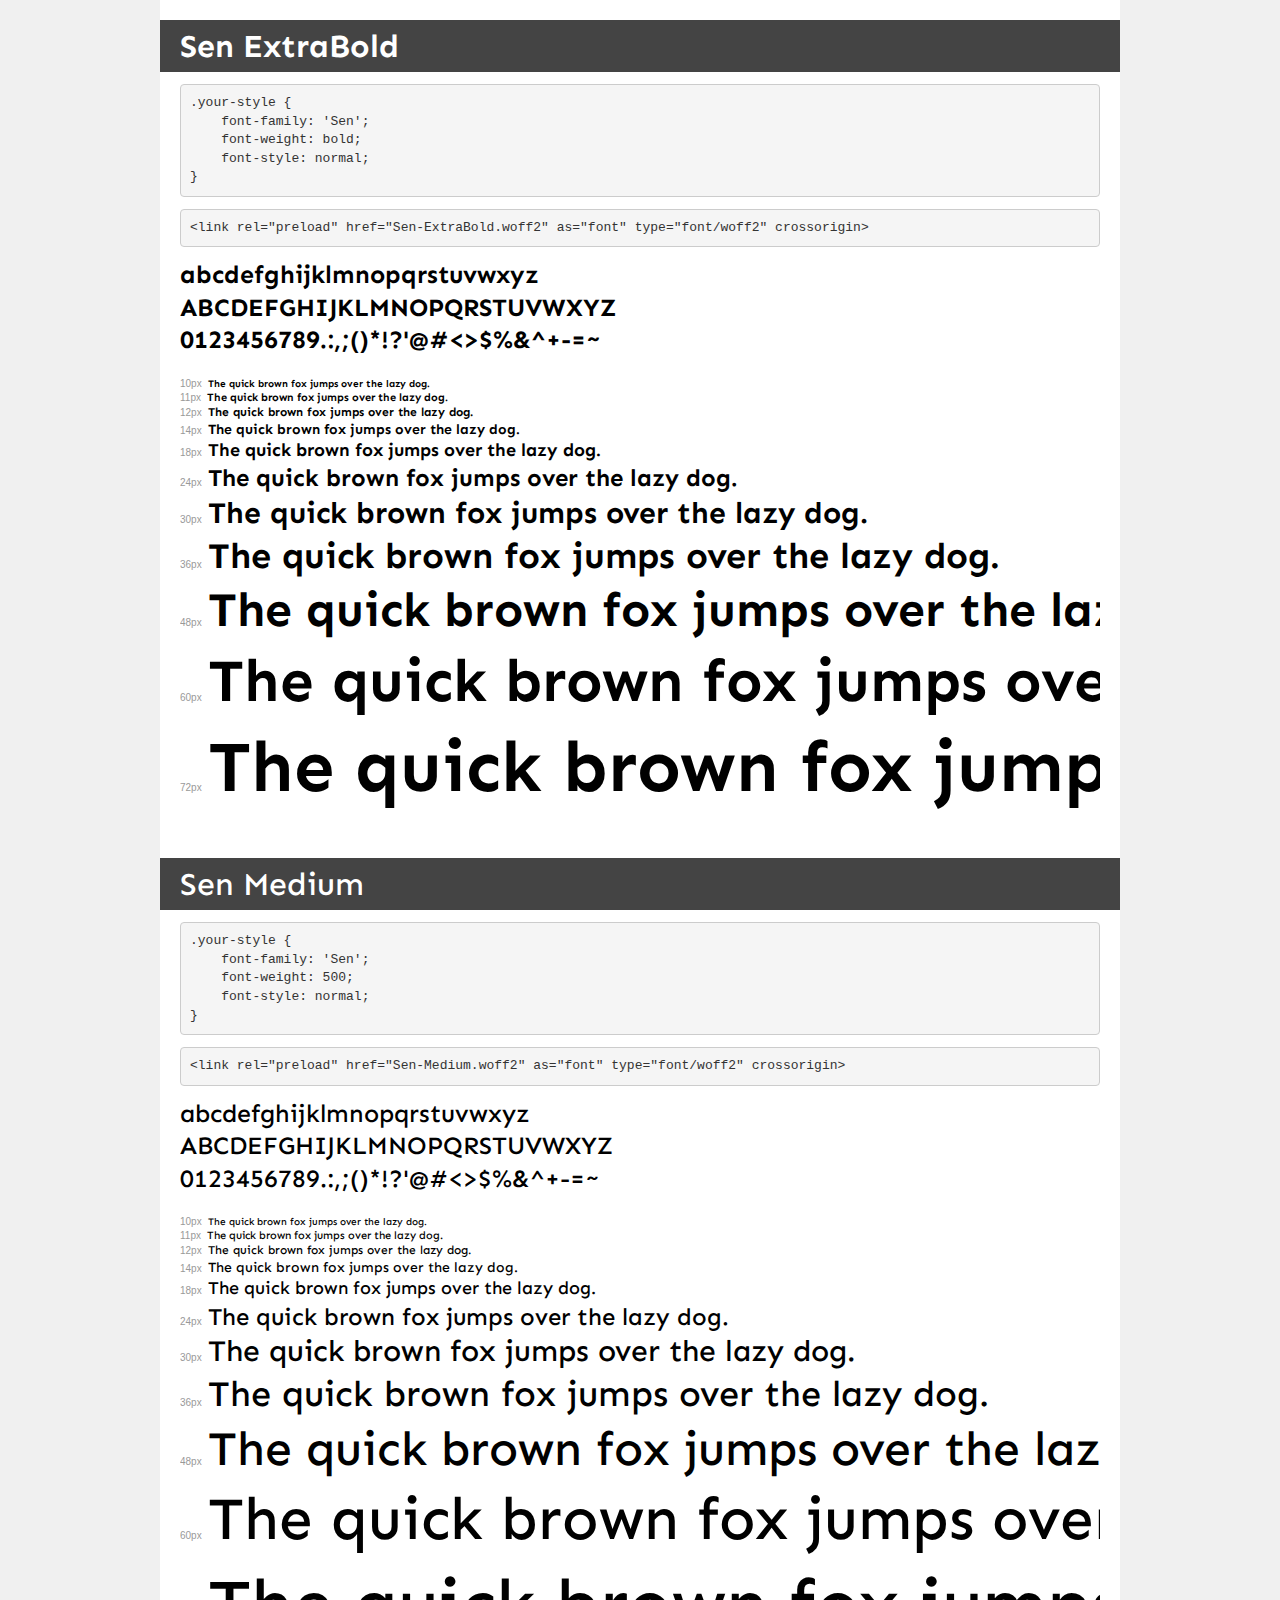
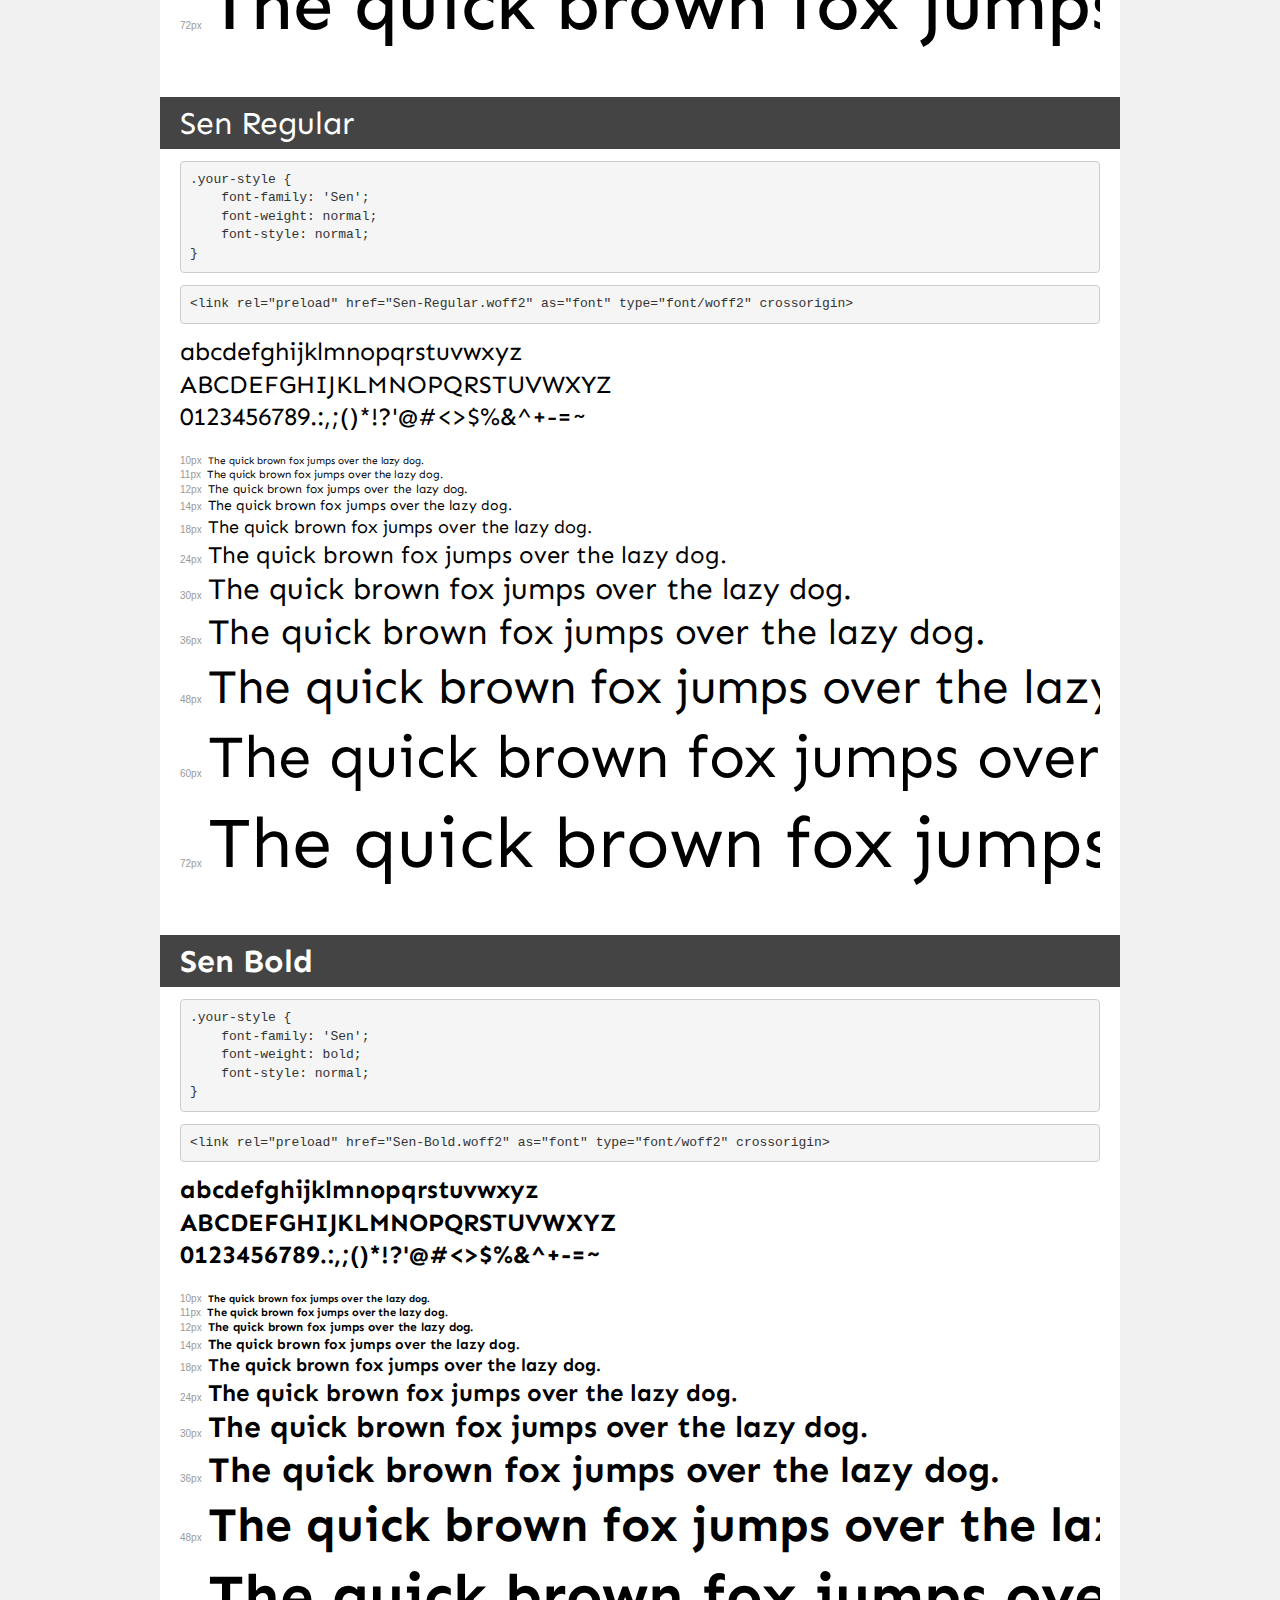
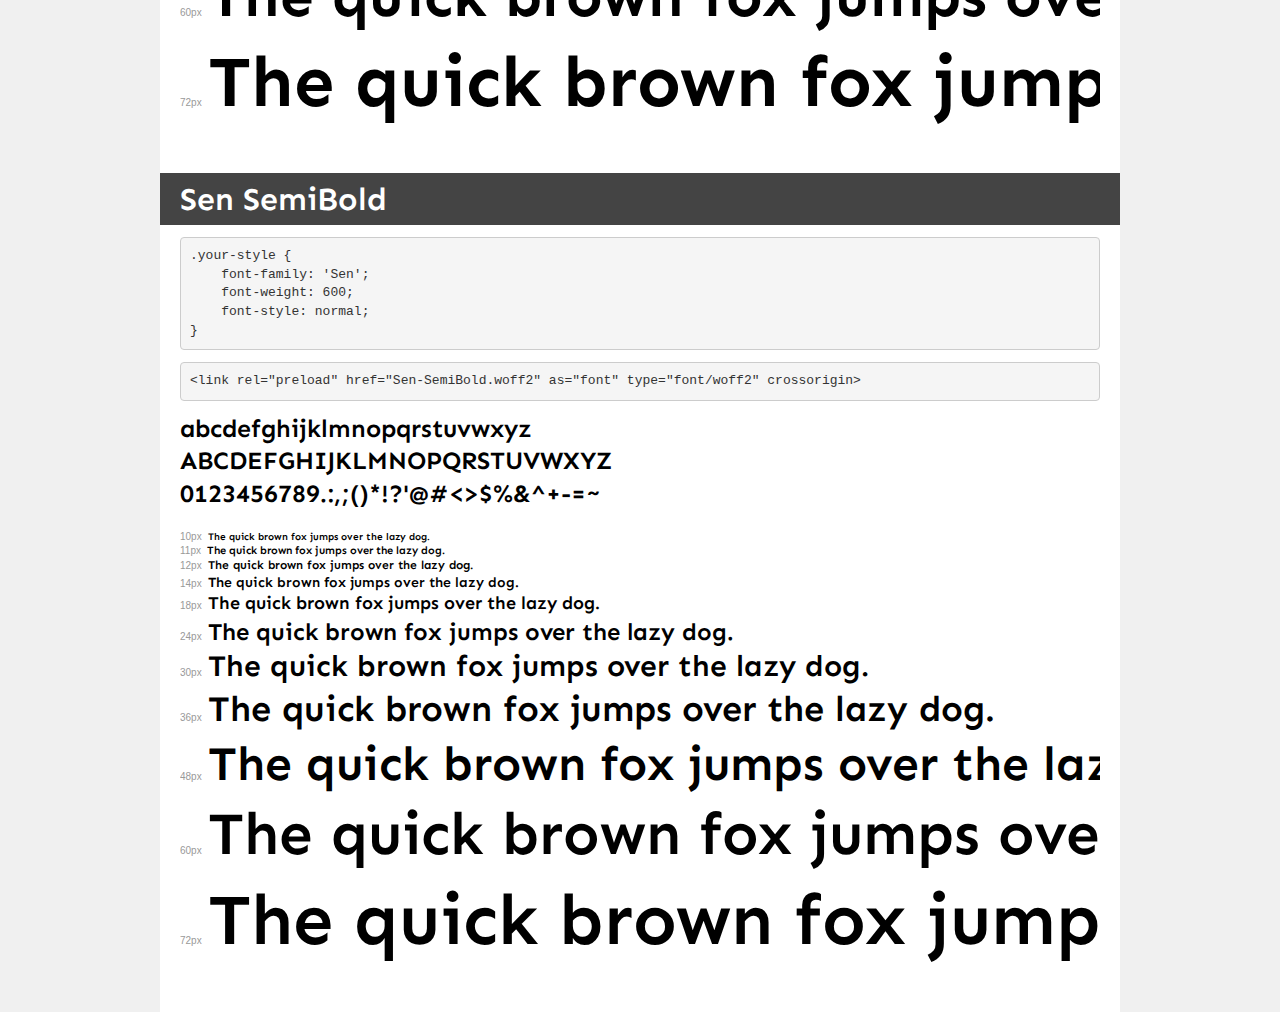
<file: fonts/sen/demo.html>
<!DOCTYPE html>
<html lang="en">
<head>
    <meta charset="utf-8">
    <meta http-equiv="X-UA-Compatible" content="IE=edge">
    <meta name="viewport" content="width=device-width, initial-scale=1">
    <meta name="robots" content="noindex, noarchive">
    <meta name="format-detection" content="telephone=no">
    <title>Transfonter demo</title>
    <link href="stylesheet.css" rel="stylesheet">
    <style>
        /*
        http://meyerweb.com/eric/tools/css/reset/
        v2.0 | 20110126
        License: none (public domain)
        */
        html, body, div, span, applet, object, iframe,
        h1, h2, h3, h4, h5, h6, p, blockquote, pre,
        a, abbr, acronym, address, big, cite, code,
        del, dfn, em, img, ins, kbd, q, s, samp,
        small, strike, strong, sub, sup, tt, var,
        b, u, i, center,
        dl, dt, dd, ol, ul, li,
        fieldset, form, label, legend,
        table, caption, tbody, tfoot, thead, tr, th, td,
        article, aside, canvas, details, embed,
        figure, figcaption, footer, header, hgroup,
        menu, nav, output, ruby, section, summary,
        time, mark, audio, video {
            margin: 0;
            padding: 0;
            border: 0;
            font-size: 100%;
            font: inherit;
            vertical-align: baseline;
        }
        /* HTML5 display-role reset for older browsers */
        article, aside, details, figcaption, figure,
        footer, header, hgroup, menu, nav, section {
            display: block;
        }
        body {
            line-height: 1;
        }
        ol, ul {
            list-style: none;
        }
        blockquote, q {
            quotes: none;
        }
        blockquote:before, blockquote:after,
        q:before, q:after {
            content: '';
            content: none;
        }
        table {
            border-collapse: collapse;
            border-spacing: 0;
        }
        /* demo styles */
        body {
            background: #f0f0f0;
            color: #000;
        }
        .page {
            background: #fff;
            width: 920px;
            margin: 0 auto;
            padding: 20px 20px 0 20px;
            overflow: hidden;
        }
        .font-container {
            overflow-x: auto;
            overflow-y: hidden;
            margin-bottom: 40px;
            line-height: 1.3;
            white-space: nowrap;
            padding-bottom: 5px;
        }
        h1 {
            position: relative;
            background: #444;
            font-size: 32px;
            color: #fff;
            padding: 10px 20px;
            margin: 0 -20px 12px -20px;
        }
        .letters {
            font-size: 25px;
            margin-bottom: 20px;
        }
        .s10:before {
            content: '10px';
        }
        .s11:before {
            content: '11px';
        }
        .s12:before {
            content: '12px';
        }
        .s14:before {
            content: '14px';
        }
        .s18:before {
            content: '18px';
        }
        .s24:before {
            content: '24px';
        }
        .s30:before {
            content: '30px';
        }
        .s36:before {
            content: '36px';
        }
        .s48:before {
            content: '48px';
        }
        .s60:before {
            content: '60px';
        }
        .s72:before {
            content: '72px';
        }
        .s10:before, .s11:before, .s12:before, .s14:before,
        .s18:before, .s24:before, .s30:before, .s36:before,
        .s48:before, .s60:before, .s72:before {
            font-family: Arial, sans-serif;
            font-size: 10px;
            font-weight: normal;
            font-style: normal;
            color: #999;
            padding-right: 6px;
        }
        pre {
            display: block;
            padding: 9px;
            margin: 0 0 12px;
            font-family: Monaco, Menlo, Consolas, "Courier New", monospace;
            font-size: 13px;
            line-height: 1.428571429;
            color: #333;
            font-weight: normal;
            font-style: normal;
            background-color: #f5f5f5;
            border: 1px solid #ccc;
            overflow-x: auto;
            border-radius: 4px;
        }
        /* responsive */
        @media (max-width: 959px) {
            .page {
                width: auto;
                margin: 0;
            }
        }
    </style>
</head>
<body>
<div class="page">
    <div class="demo">
        <h1 style="font-family: 'Sen'; font-weight: bold; font-style: normal;">Sen ExtraBold</h1>
        <pre title="Usage">.your-style {
    font-family: 'Sen';
    font-weight: bold;
    font-style: normal;
}</pre>
        <pre title="Preload (optional)">
&lt;link rel=&quot;preload&quot; href=&quot;Sen-ExtraBold.woff2&quot; as=&quot;font&quot; type=&quot;font/woff2&quot; crossorigin&gt;</pre>
        <div class="font-container" style="font-family: 'Sen'; font-weight: bold; font-style: normal;">
            <p class="letters">
                abcdefghijklmnopqrstuvwxyz<br>
ABCDEFGHIJKLMNOPQRSTUVWXYZ<br>
                0123456789.:,;()*!?'@#&lt;&gt;$%&^+-=~
            </p>
            <p class="s10" style="font-size: 10px;">The quick brown fox jumps over the lazy dog.</p>
            <p class="s11" style="font-size: 11px;">The quick brown fox jumps over the lazy dog.</p>
            <p class="s12" style="font-size: 12px;">The quick brown fox jumps over the lazy dog.</p>
            <p class="s14" style="font-size: 14px;">The quick brown fox jumps over the lazy dog.</p>
            <p class="s18" style="font-size: 18px;">The quick brown fox jumps over the lazy dog.</p>
            <p class="s24" style="font-size: 24px;">The quick brown fox jumps over the lazy dog.</p>
            <p class="s30" style="font-size: 30px;">The quick brown fox jumps over the lazy dog.</p>
            <p class="s36" style="font-size: 36px;">The quick brown fox jumps over the lazy dog.</p>
            <p class="s48" style="font-size: 48px;">The quick brown fox jumps over the lazy dog.</p>
            <p class="s60" style="font-size: 60px;">The quick brown fox jumps over the lazy dog.</p>
            <p class="s72" style="font-size: 72px;">The quick brown fox jumps over the lazy dog.</p>
        </div>
    </div>

    <div class="demo">
        <h1 style="font-family: 'Sen'; font-weight: 500; font-style: normal;">Sen Medium</h1>
        <pre title="Usage">.your-style {
    font-family: 'Sen';
    font-weight: 500;
    font-style: normal;
}</pre>
        <pre title="Preload (optional)">
&lt;link rel=&quot;preload&quot; href=&quot;Sen-Medium.woff2&quot; as=&quot;font&quot; type=&quot;font/woff2&quot; crossorigin&gt;</pre>
        <div class="font-container" style="font-family: 'Sen'; font-weight: 500; font-style: normal;">
            <p class="letters">
                abcdefghijklmnopqrstuvwxyz<br>
ABCDEFGHIJKLMNOPQRSTUVWXYZ<br>
                0123456789.:,;()*!?'@#&lt;&gt;$%&^+-=~
            </p>
            <p class="s10" style="font-size: 10px;">The quick brown fox jumps over the lazy dog.</p>
            <p class="s11" style="font-size: 11px;">The quick brown fox jumps over the lazy dog.</p>
            <p class="s12" style="font-size: 12px;">The quick brown fox jumps over the lazy dog.</p>
            <p class="s14" style="font-size: 14px;">The quick brown fox jumps over the lazy dog.</p>
            <p class="s18" style="font-size: 18px;">The quick brown fox jumps over the lazy dog.</p>
            <p class="s24" style="font-size: 24px;">The quick brown fox jumps over the lazy dog.</p>
            <p class="s30" style="font-size: 30px;">The quick brown fox jumps over the lazy dog.</p>
            <p class="s36" style="font-size: 36px;">The quick brown fox jumps over the lazy dog.</p>
            <p class="s48" style="font-size: 48px;">The quick brown fox jumps over the lazy dog.</p>
            <p class="s60" style="font-size: 60px;">The quick brown fox jumps over the lazy dog.</p>
            <p class="s72" style="font-size: 72px;">The quick brown fox jumps over the lazy dog.</p>
        </div>
    </div>

    <div class="demo">
        <h1 style="font-family: 'Sen'; font-weight: normal; font-style: normal;">Sen Regular</h1>
        <pre title="Usage">.your-style {
    font-family: 'Sen';
    font-weight: normal;
    font-style: normal;
}</pre>
        <pre title="Preload (optional)">
&lt;link rel=&quot;preload&quot; href=&quot;Sen-Regular.woff2&quot; as=&quot;font&quot; type=&quot;font/woff2&quot; crossorigin&gt;</pre>
        <div class="font-container" style="font-family: 'Sen'; font-weight: normal; font-style: normal;">
            <p class="letters">
                abcdefghijklmnopqrstuvwxyz<br>
ABCDEFGHIJKLMNOPQRSTUVWXYZ<br>
                0123456789.:,;()*!?'@#&lt;&gt;$%&^+-=~
            </p>
            <p class="s10" style="font-size: 10px;">The quick brown fox jumps over the lazy dog.</p>
            <p class="s11" style="font-size: 11px;">The quick brown fox jumps over the lazy dog.</p>
            <p class="s12" style="font-size: 12px;">The quick brown fox jumps over the lazy dog.</p>
            <p class="s14" style="font-size: 14px;">The quick brown fox jumps over the lazy dog.</p>
            <p class="s18" style="font-size: 18px;">The quick brown fox jumps over the lazy dog.</p>
            <p class="s24" style="font-size: 24px;">The quick brown fox jumps over the lazy dog.</p>
            <p class="s30" style="font-size: 30px;">The quick brown fox jumps over the lazy dog.</p>
            <p class="s36" style="font-size: 36px;">The quick brown fox jumps over the lazy dog.</p>
            <p class="s48" style="font-size: 48px;">The quick brown fox jumps over the lazy dog.</p>
            <p class="s60" style="font-size: 60px;">The quick brown fox jumps over the lazy dog.</p>
            <p class="s72" style="font-size: 72px;">The quick brown fox jumps over the lazy dog.</p>
        </div>
    </div>

    <div class="demo">
        <h1 style="font-family: 'Sen'; font-weight: bold; font-style: normal;">Sen Bold</h1>
        <pre title="Usage">.your-style {
    font-family: 'Sen';
    font-weight: bold;
    font-style: normal;
}</pre>
        <pre title="Preload (optional)">
&lt;link rel=&quot;preload&quot; href=&quot;Sen-Bold.woff2&quot; as=&quot;font&quot; type=&quot;font/woff2&quot; crossorigin&gt;</pre>
        <div class="font-container" style="font-family: 'Sen'; font-weight: bold; font-style: normal;">
            <p class="letters">
                abcdefghijklmnopqrstuvwxyz<br>
ABCDEFGHIJKLMNOPQRSTUVWXYZ<br>
                0123456789.:,;()*!?'@#&lt;&gt;$%&^+-=~
            </p>
            <p class="s10" style="font-size: 10px;">The quick brown fox jumps over the lazy dog.</p>
            <p class="s11" style="font-size: 11px;">The quick brown fox jumps over the lazy dog.</p>
            <p class="s12" style="font-size: 12px;">The quick brown fox jumps over the lazy dog.</p>
            <p class="s14" style="font-size: 14px;">The quick brown fox jumps over the lazy dog.</p>
            <p class="s18" style="font-size: 18px;">The quick brown fox jumps over the lazy dog.</p>
            <p class="s24" style="font-size: 24px;">The quick brown fox jumps over the lazy dog.</p>
            <p class="s30" style="font-size: 30px;">The quick brown fox jumps over the lazy dog.</p>
            <p class="s36" style="font-size: 36px;">The quick brown fox jumps over the lazy dog.</p>
            <p class="s48" style="font-size: 48px;">The quick brown fox jumps over the lazy dog.</p>
            <p class="s60" style="font-size: 60px;">The quick brown fox jumps over the lazy dog.</p>
            <p class="s72" style="font-size: 72px;">The quick brown fox jumps over the lazy dog.</p>
        </div>
    </div>

    <div class="demo">
        <h1 style="font-family: 'Sen'; font-weight: 600; font-style: normal;">Sen SemiBold</h1>
        <pre title="Usage">.your-style {
    font-family: 'Sen';
    font-weight: 600;
    font-style: normal;
}</pre>
        <pre title="Preload (optional)">
&lt;link rel=&quot;preload&quot; href=&quot;Sen-SemiBold.woff2&quot; as=&quot;font&quot; type=&quot;font/woff2&quot; crossorigin&gt;</pre>
        <div class="font-container" style="font-family: 'Sen'; font-weight: 600; font-style: normal;">
            <p class="letters">
                abcdefghijklmnopqrstuvwxyz<br>
ABCDEFGHIJKLMNOPQRSTUVWXYZ<br>
                0123456789.:,;()*!?'@#&lt;&gt;$%&^+-=~
            </p>
            <p class="s10" style="font-size: 10px;">The quick brown fox jumps over the lazy dog.</p>
            <p class="s11" style="font-size: 11px;">The quick brown fox jumps over the lazy dog.</p>
            <p class="s12" style="font-size: 12px;">The quick brown fox jumps over the lazy dog.</p>
            <p class="s14" style="font-size: 14px;">The quick brown fox jumps over the lazy dog.</p>
            <p class="s18" style="font-size: 18px;">The quick brown fox jumps over the lazy dog.</p>
            <p class="s24" style="font-size: 24px;">The quick brown fox jumps over the lazy dog.</p>
            <p class="s30" style="font-size: 30px;">The quick brown fox jumps over the lazy dog.</p>
            <p class="s36" style="font-size: 36px;">The quick brown fox jumps over the lazy dog.</p>
            <p class="s48" style="font-size: 48px;">The quick brown fox jumps over the lazy dog.</p>
            <p class="s60" style="font-size: 60px;">The quick brown fox jumps over the lazy dog.</p>
            <p class="s72" style="font-size: 72px;">The quick brown fox jumps over the lazy dog.</p>
        </div>
    </div>

</div>
</body>
</html>
</file>
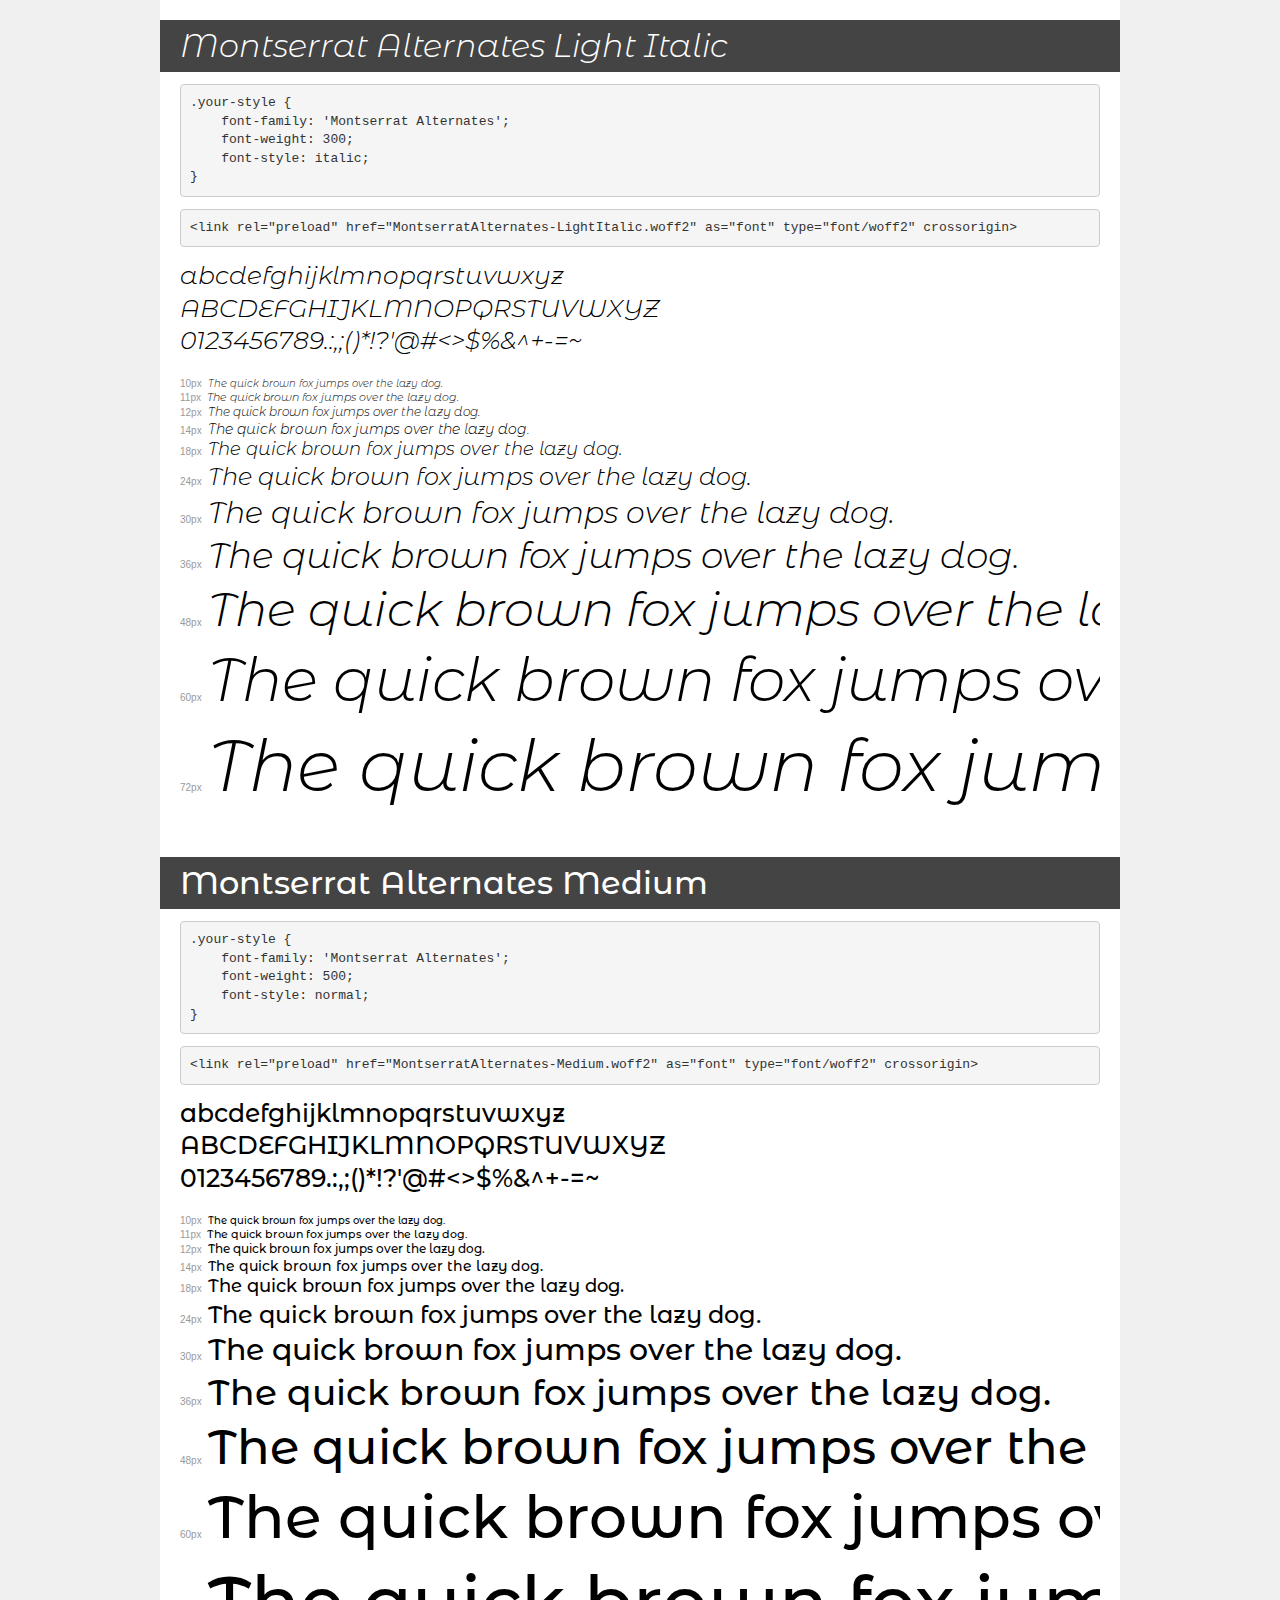
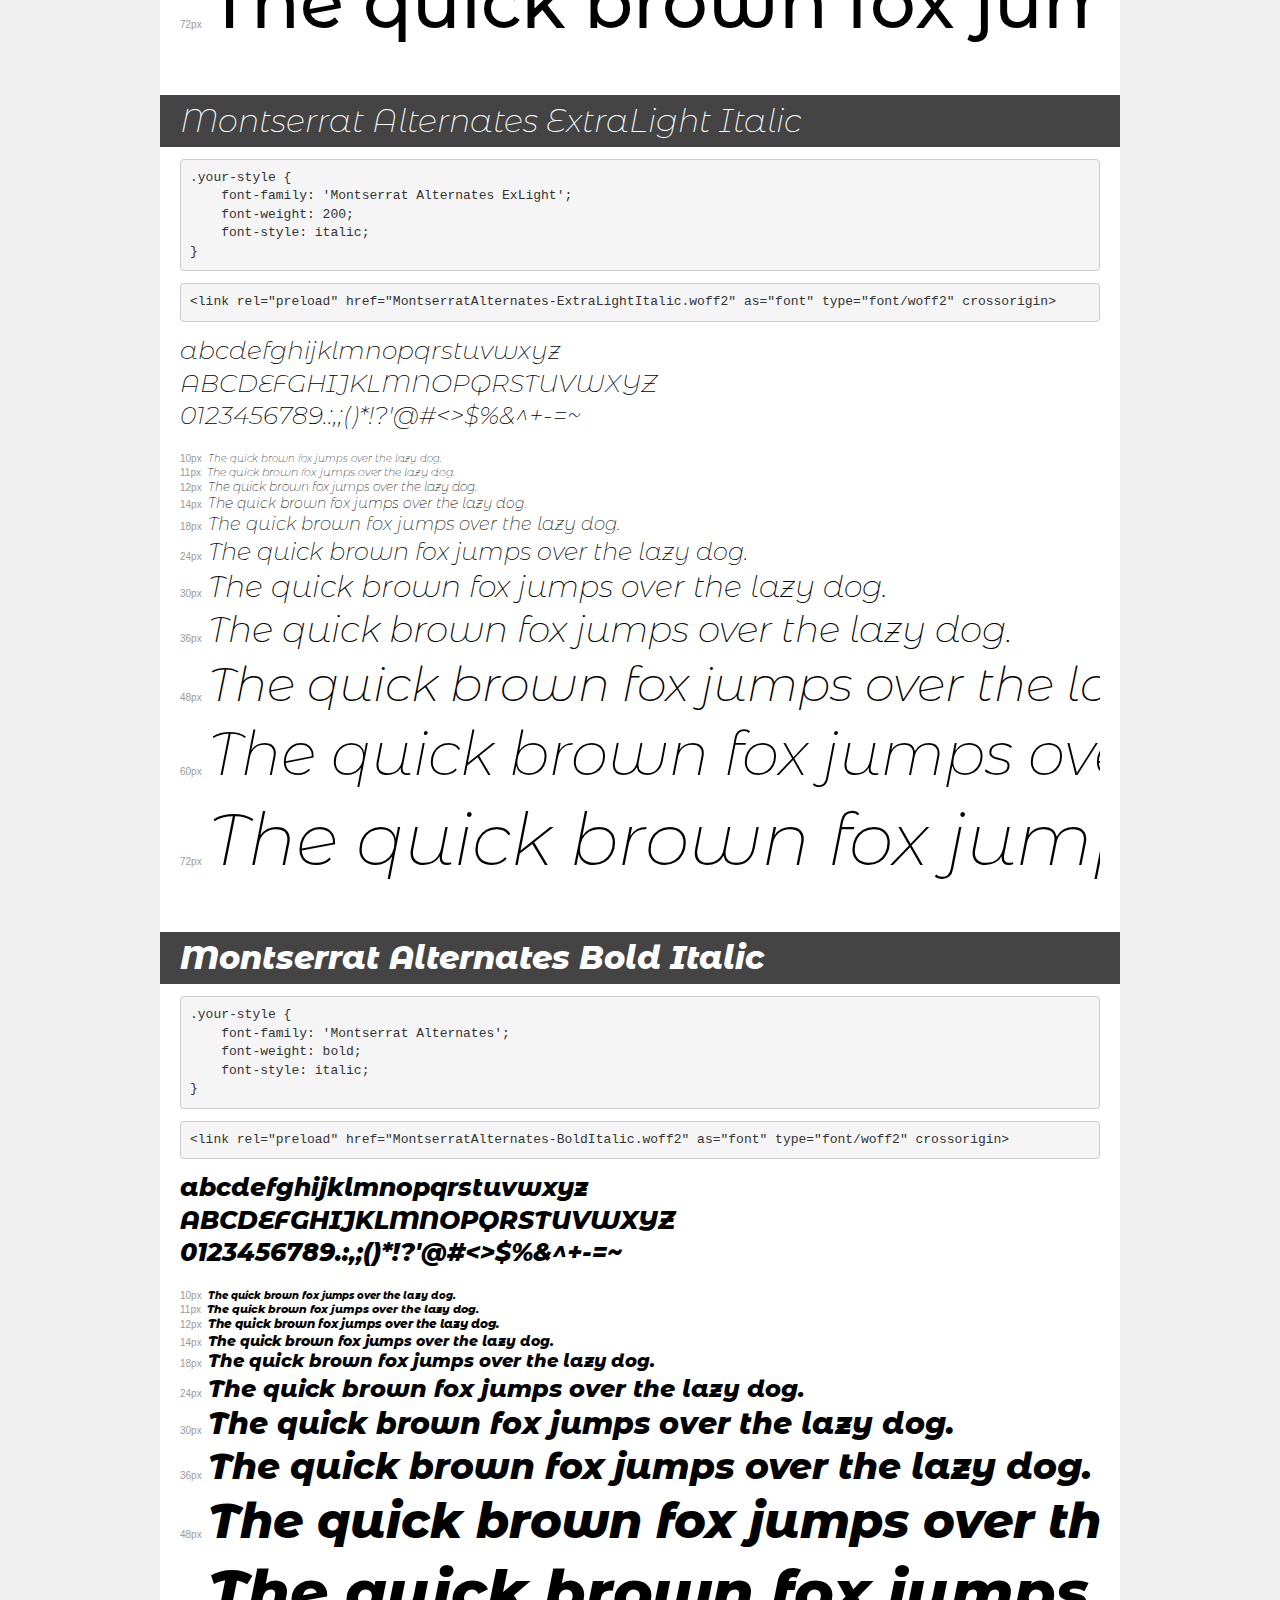
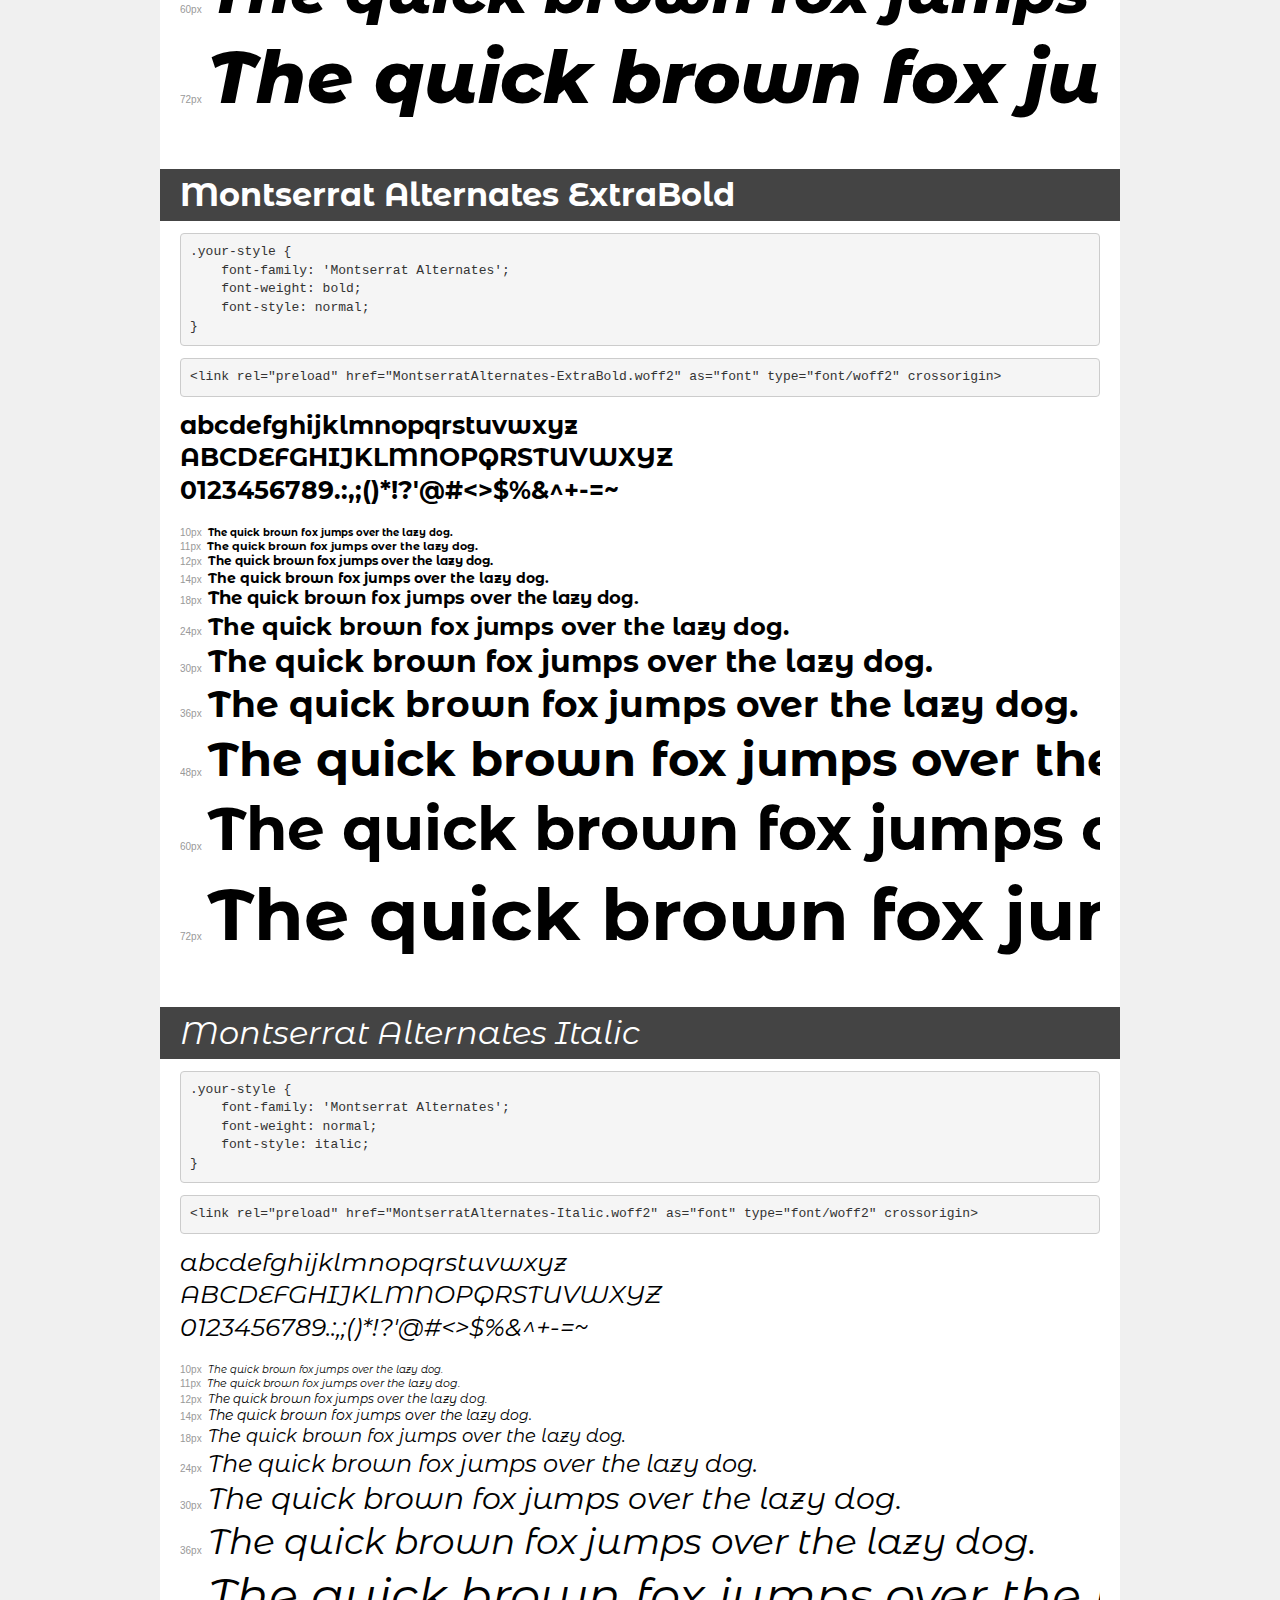
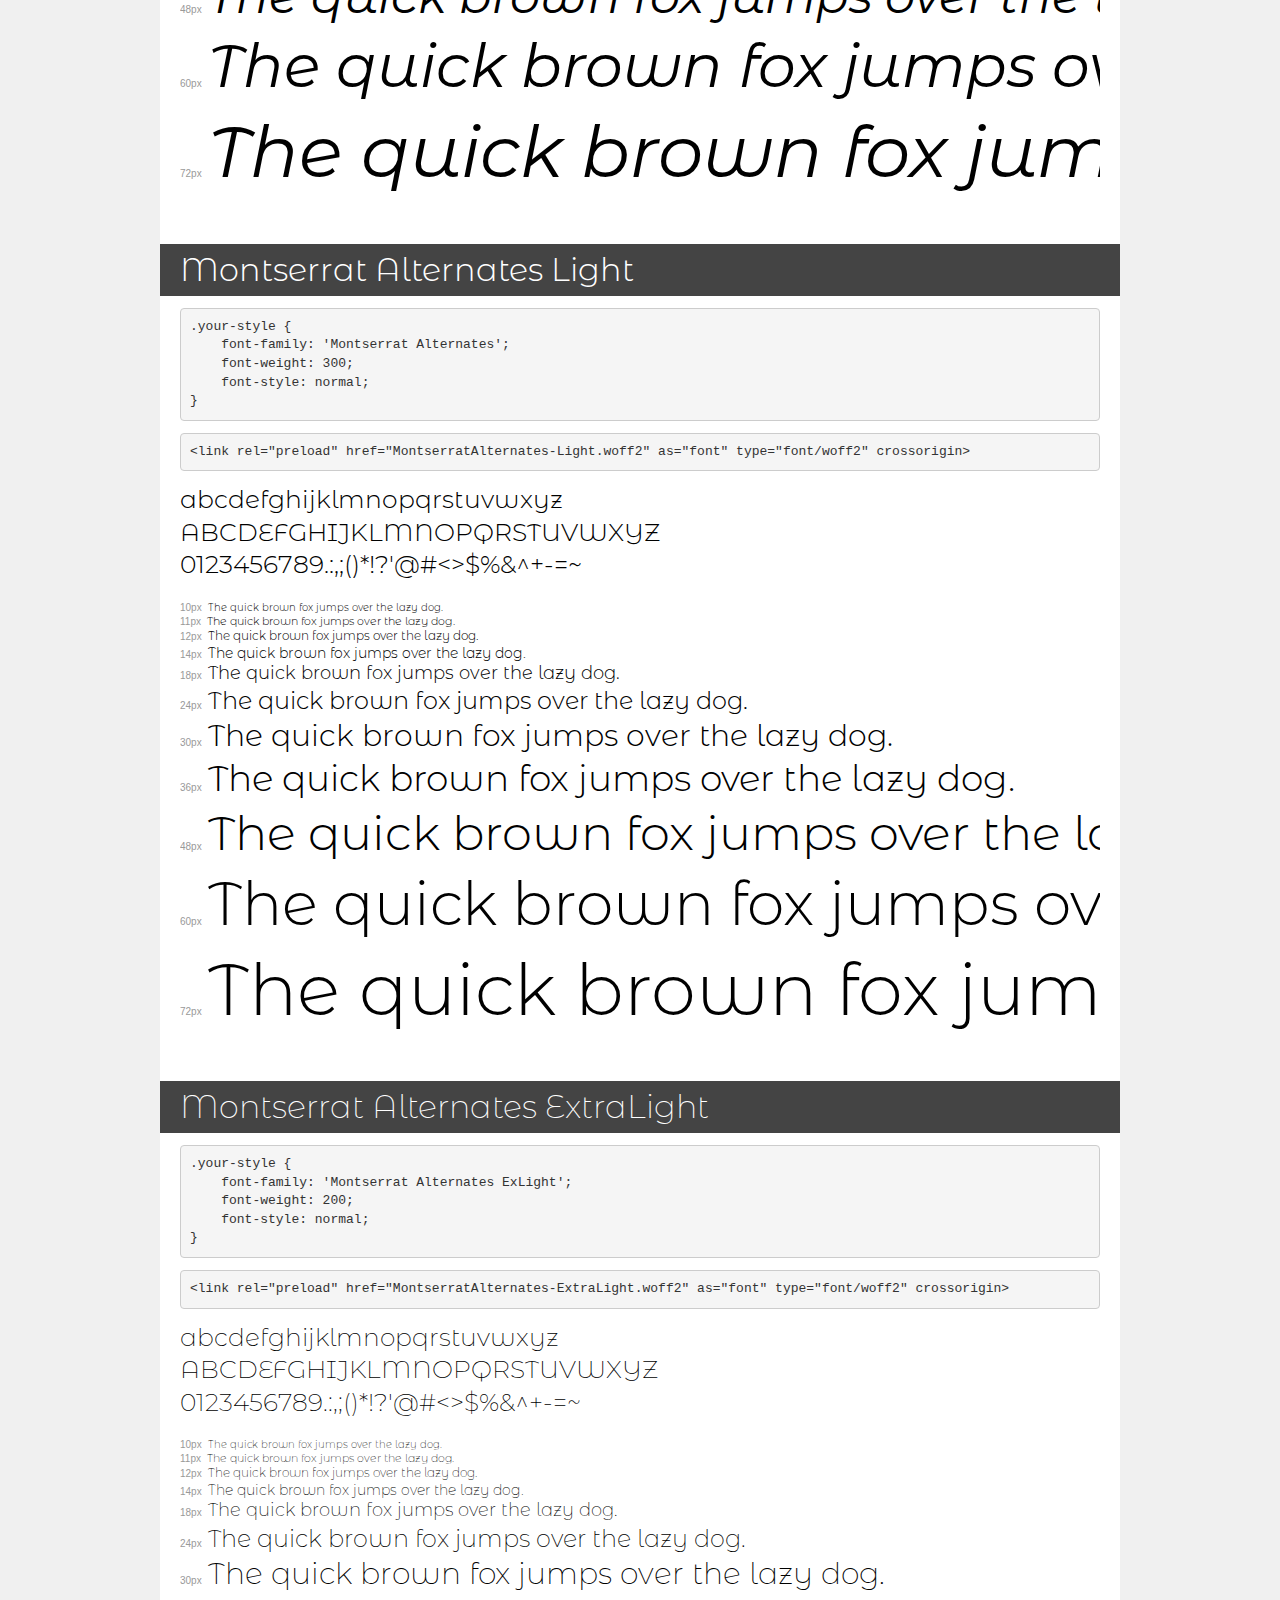
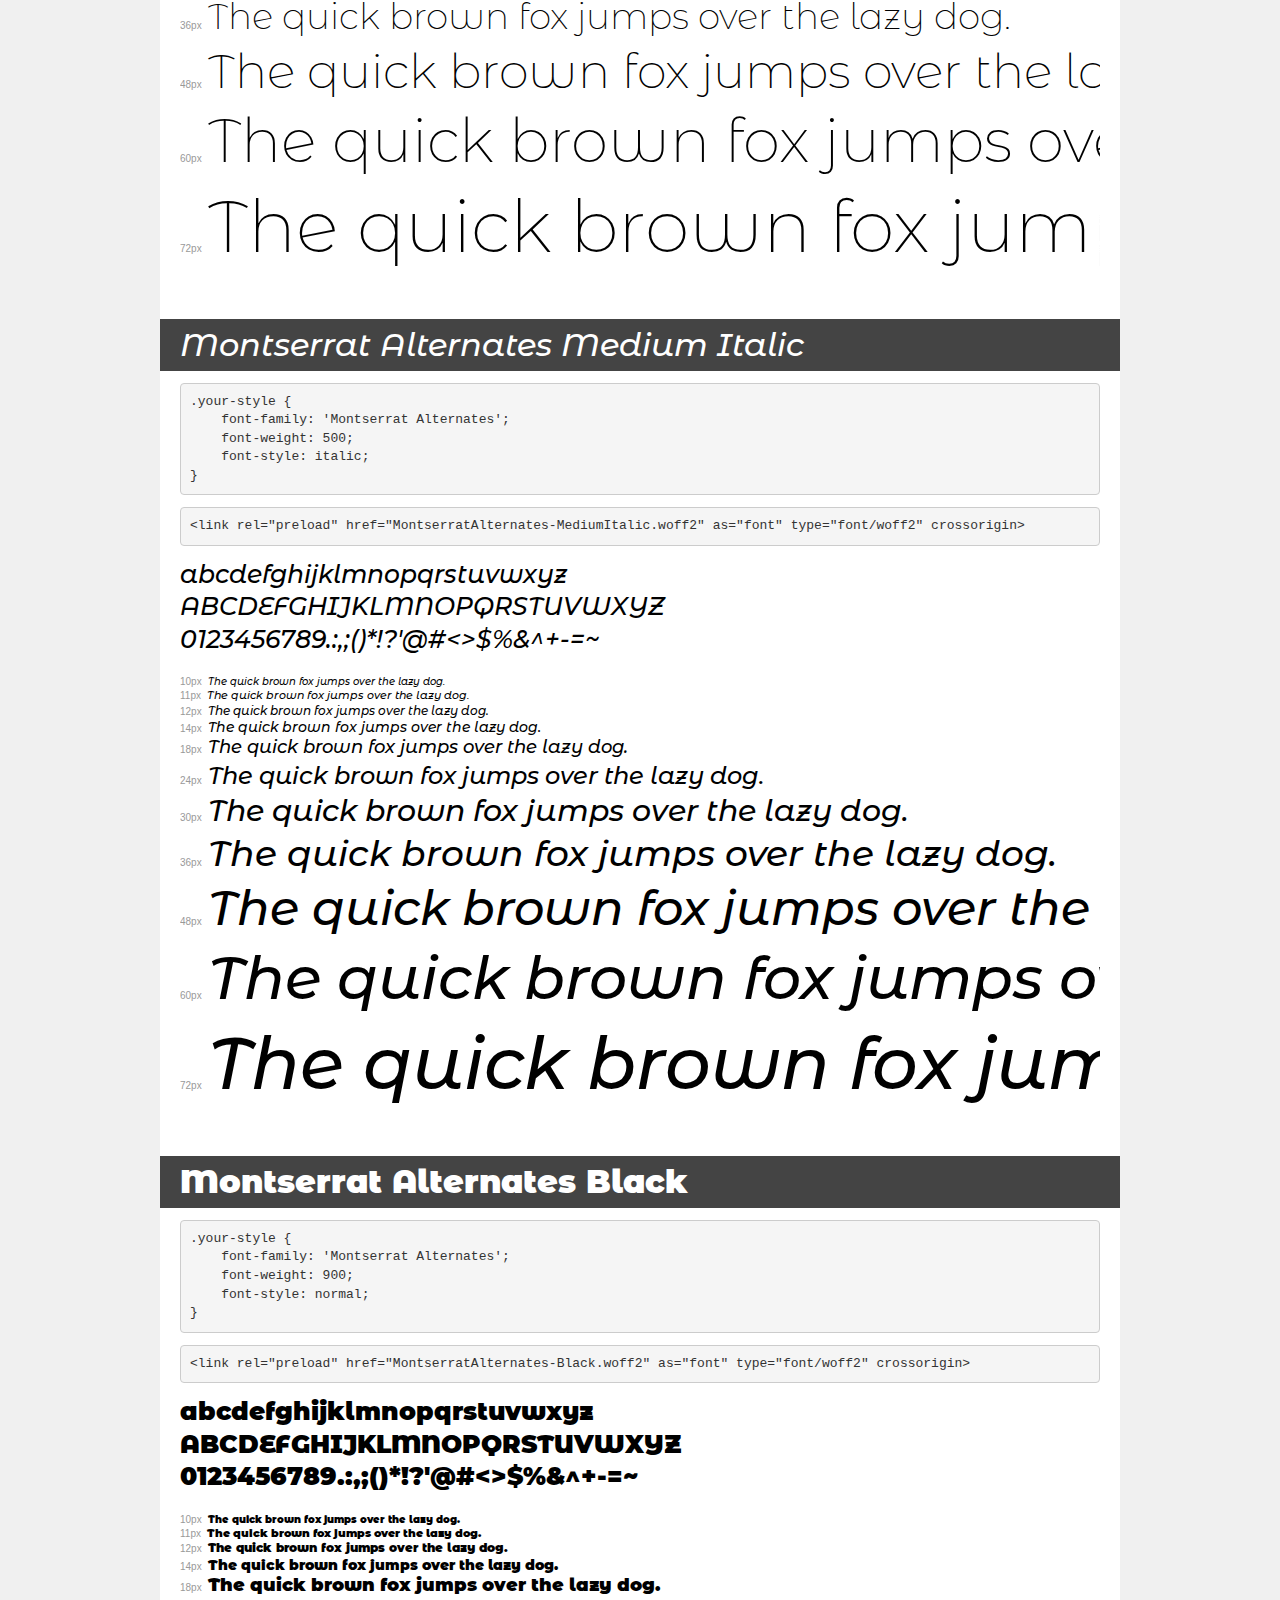
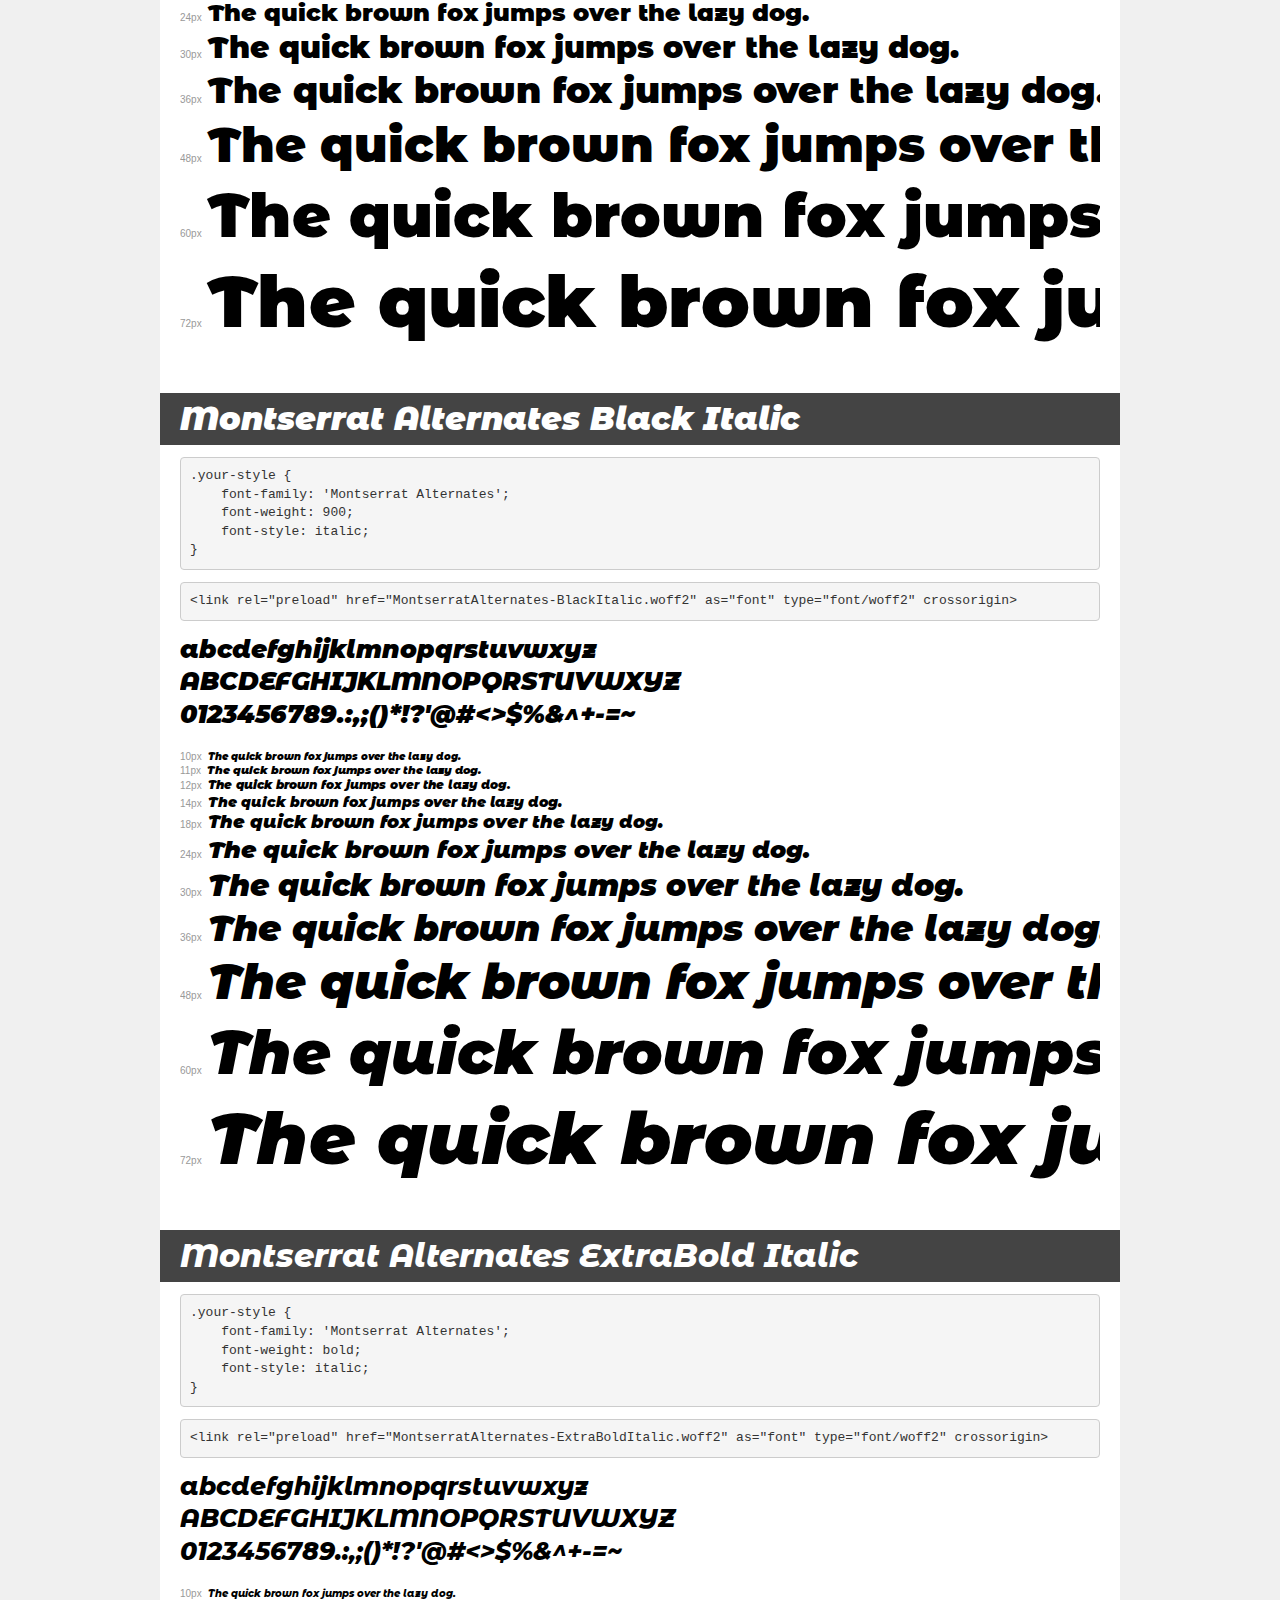
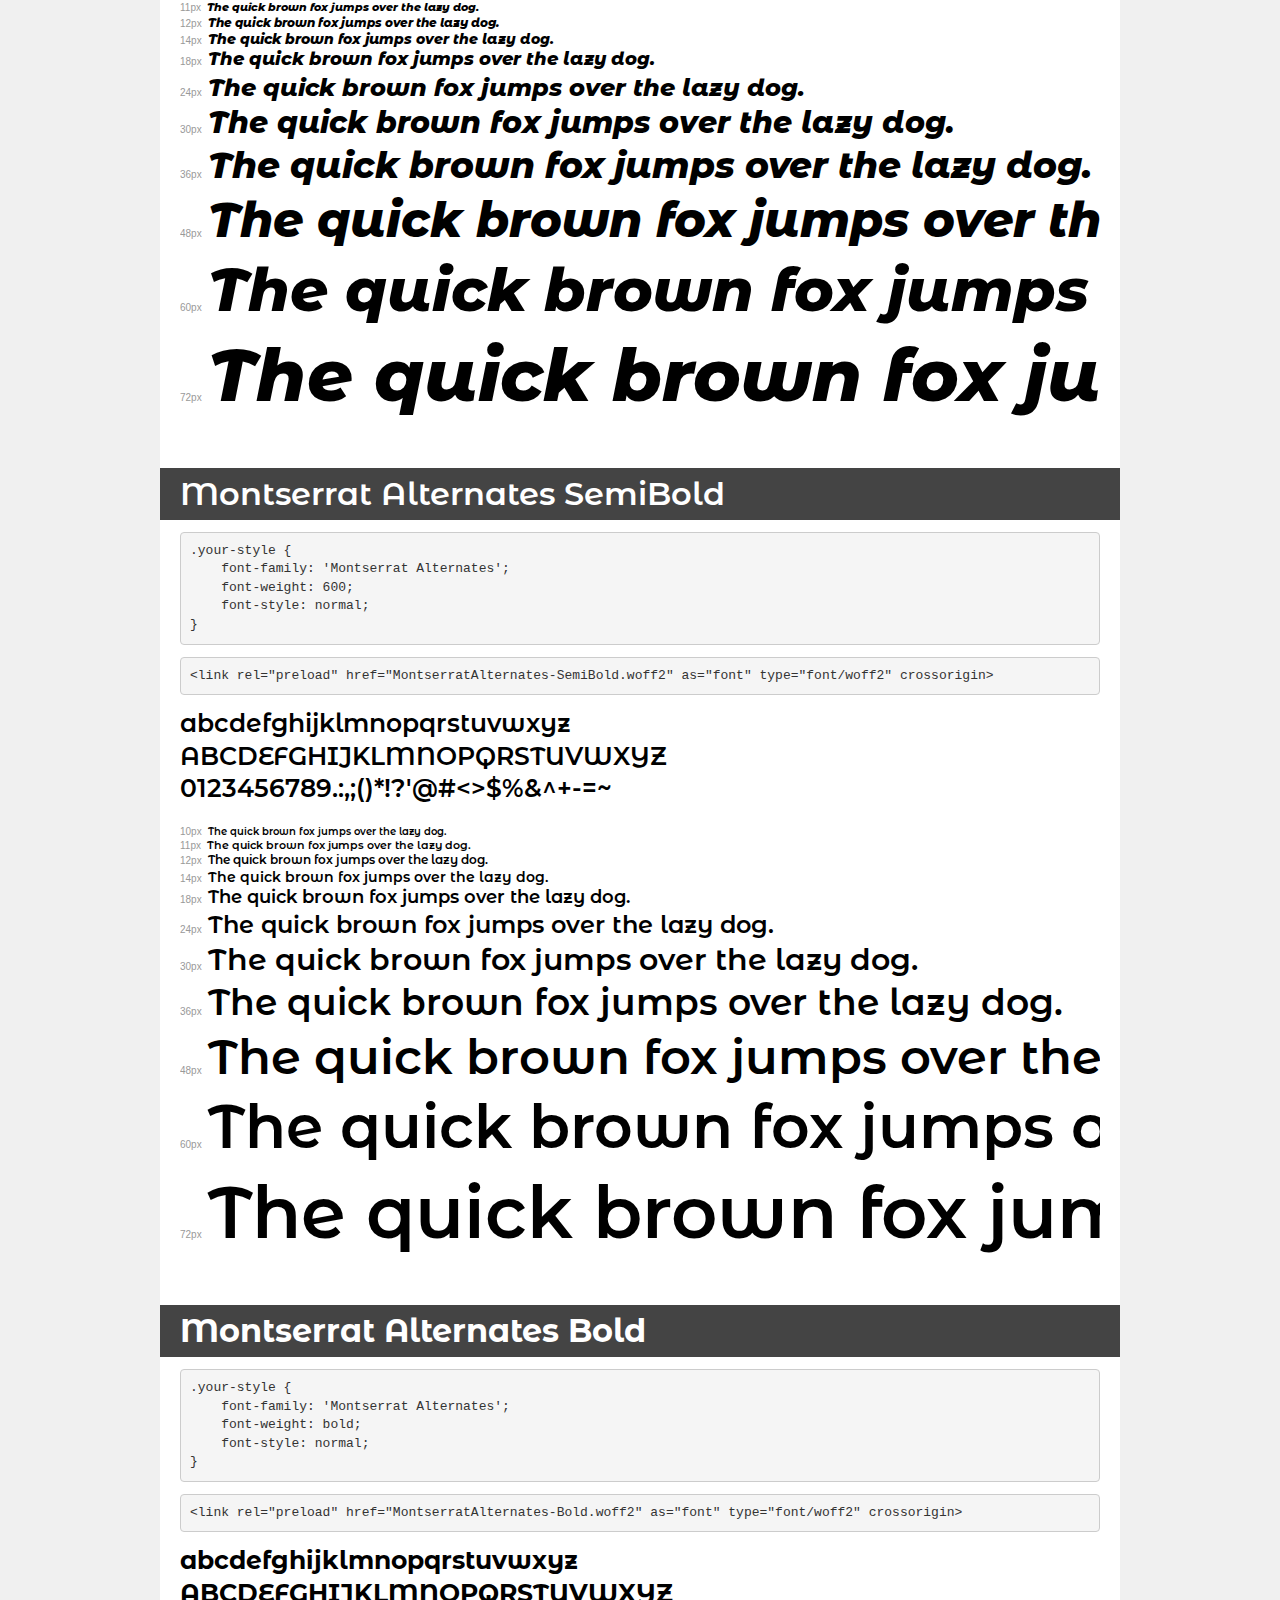
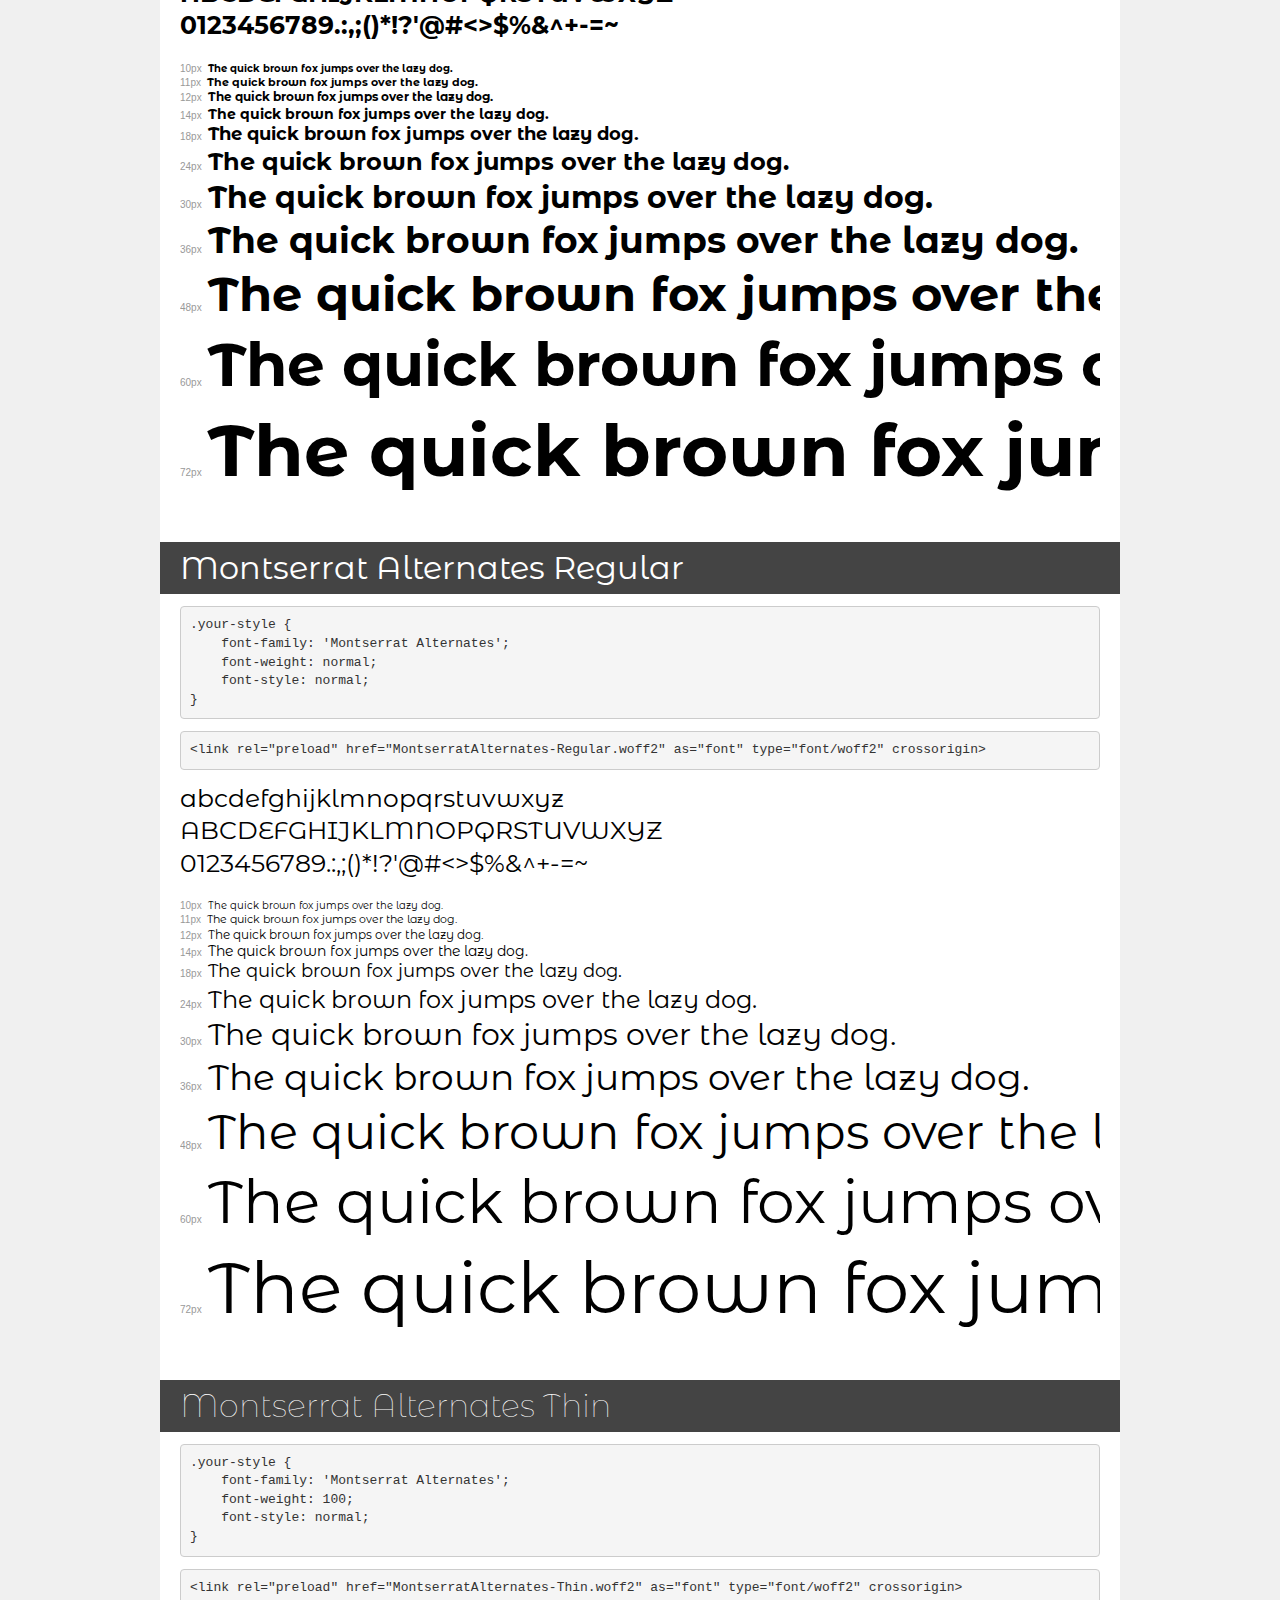
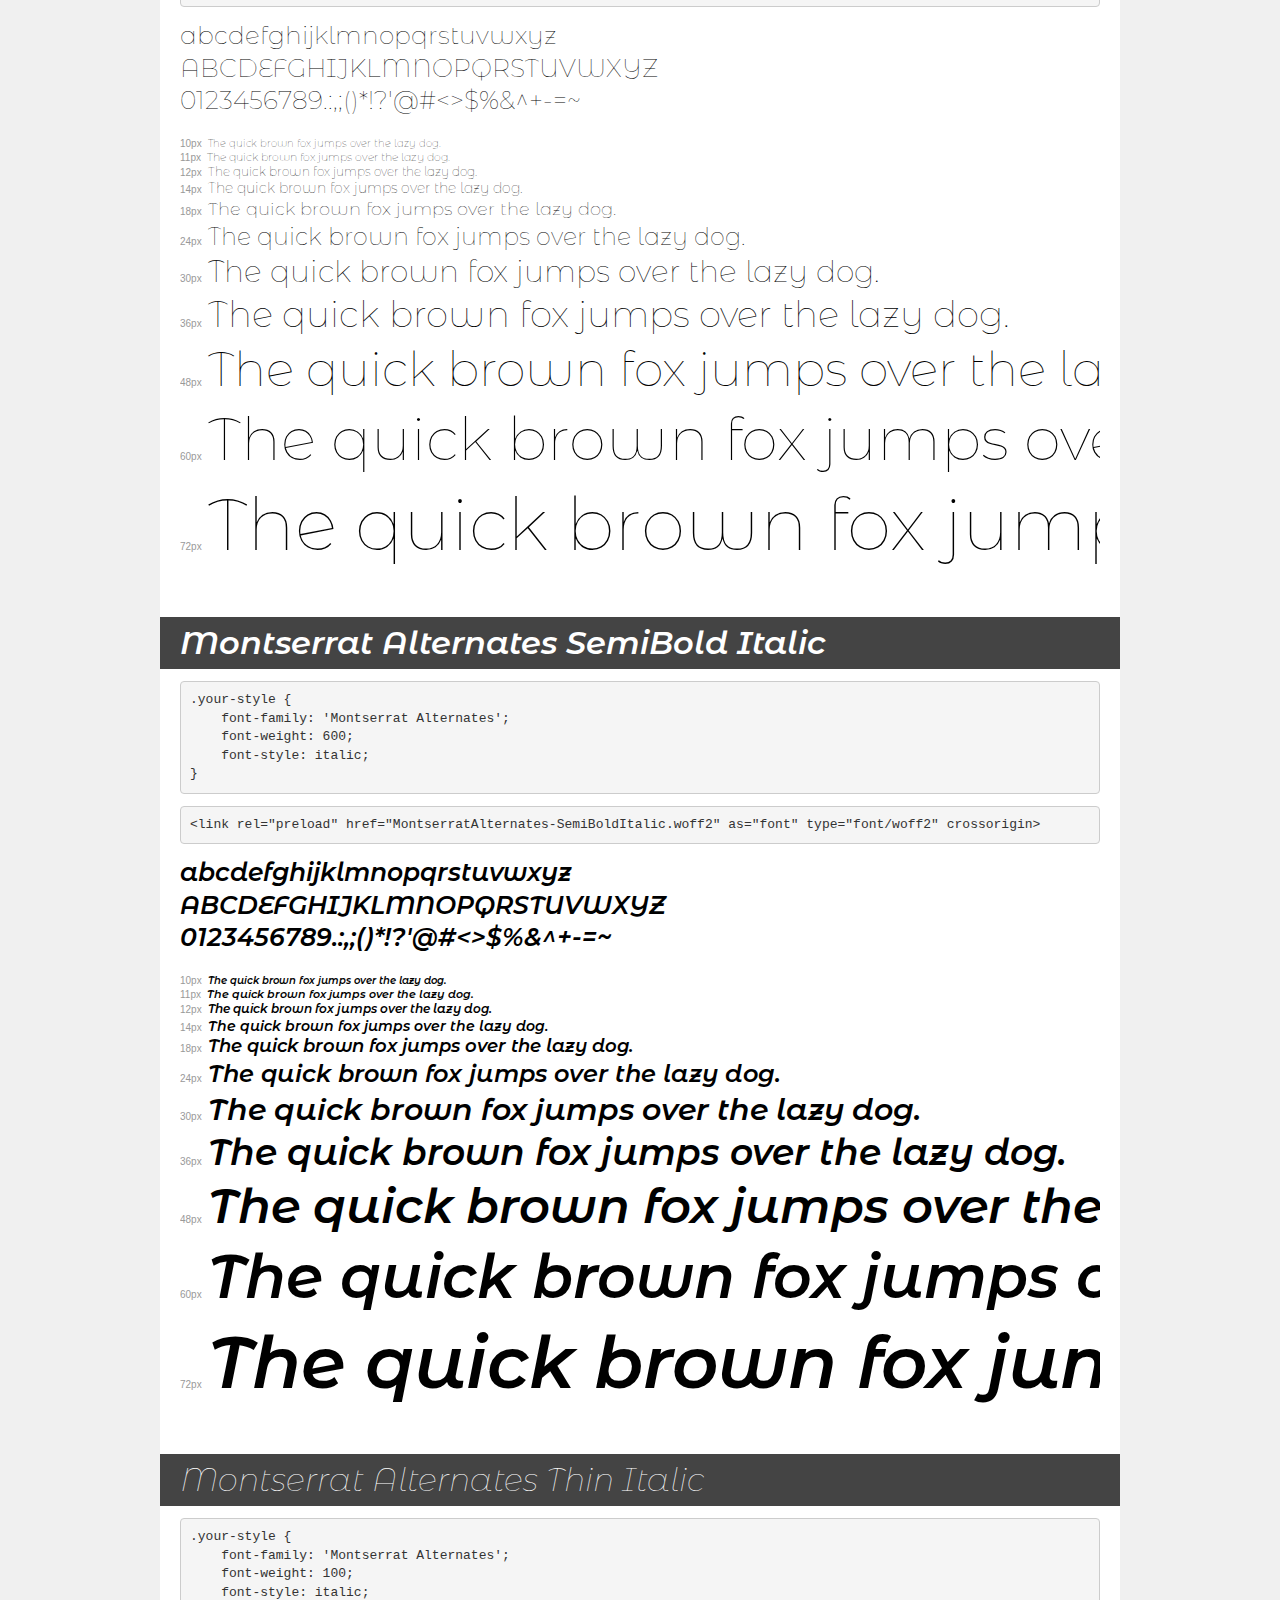
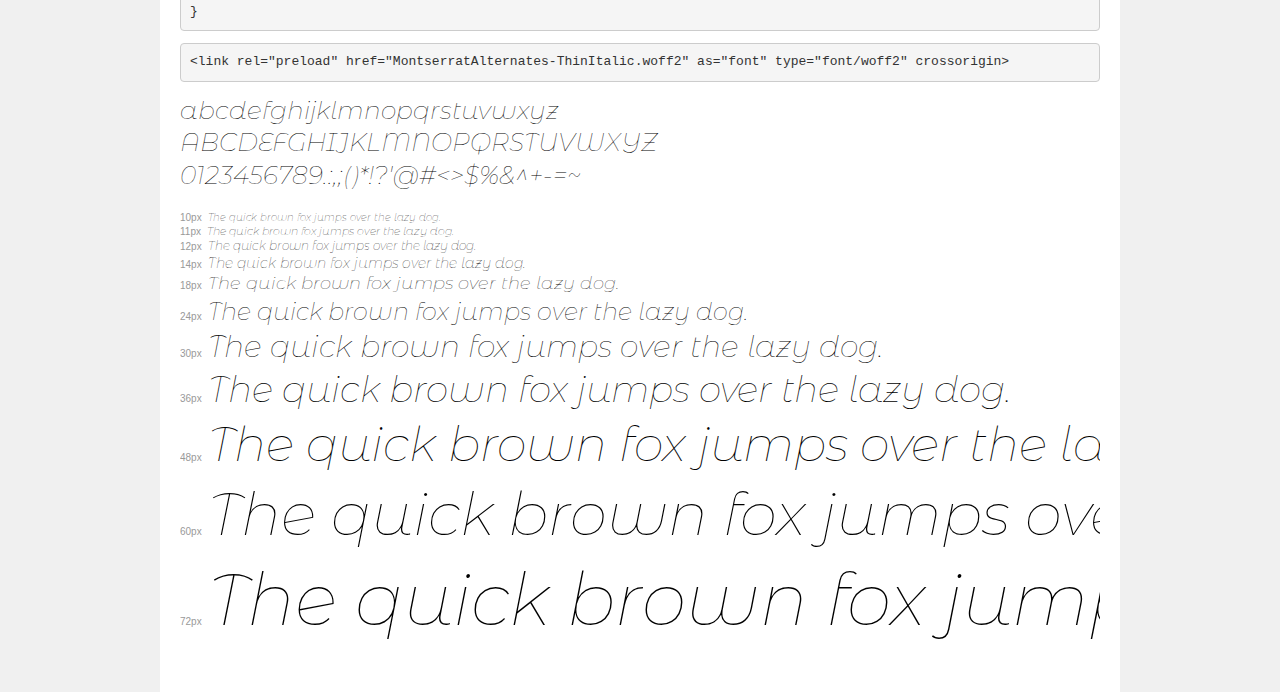
<file: fonts/transfonter.org-20230426-173825/demo.html>
<!DOCTYPE html>
<html lang="en">
<head>
    <meta charset="utf-8">
    <meta http-equiv="X-UA-Compatible" content="IE=edge">
    <meta name="viewport" content="width=device-width, initial-scale=1">
    <meta name="robots" content="noindex, noarchive">
    <meta name="format-detection" content="telephone=no">
    <title>Transfonter demo</title>
    <link href="stylesheet.css" rel="stylesheet">
    <style>
        /*
        http://meyerweb.com/eric/tools/css/reset/
        v2.0 | 20110126
        License: none (public domain)
        */
        html, body, div, span, applet, object, iframe,
        h1, h2, h3, h4, h5, h6, p, blockquote, pre,
        a, abbr, acronym, address, big, cite, code,
        del, dfn, em, img, ins, kbd, q, s, samp,
        small, strike, strong, sub, sup, tt, var,
        b, u, i, center,
        dl, dt, dd, ol, ul, li,
        fieldset, form, label, legend,
        table, caption, tbody, tfoot, thead, tr, th, td,
        article, aside, canvas, details, embed,
        figure, figcaption, footer, header, hgroup,
        menu, nav, output, ruby, section, summary,
        time, mark, audio, video {
            margin: 0;
            padding: 0;
            border: 0;
            font-size: 100%;
            font: inherit;
            vertical-align: baseline;
        }
        /* HTML5 display-role reset for older browsers */
        article, aside, details, figcaption, figure,
        footer, header, hgroup, menu, nav, section {
            display: block;
        }
        body {
            line-height: 1;
        }
        ol, ul {
            list-style: none;
        }
        blockquote, q {
            quotes: none;
        }
        blockquote:before, blockquote:after,
        q:before, q:after {
            content: '';
            content: none;
        }
        table {
            border-collapse: collapse;
            border-spacing: 0;
        }
        /* demo styles */
        body {
            background: #f0f0f0;
            color: #000;
        }
        .page {
            background: #fff;
            width: 920px;
            margin: 0 auto;
            padding: 20px 20px 0 20px;
            overflow: hidden;
        }
        .font-container {
            overflow-x: auto;
            overflow-y: hidden;
            margin-bottom: 40px;
            line-height: 1.3;
            white-space: nowrap;
            padding-bottom: 5px;
        }
        h1 {
            position: relative;
            background: #444;
            font-size: 32px;
            color: #fff;
            padding: 10px 20px;
            margin: 0 -20px 12px -20px;
        }
        .letters {
            font-size: 25px;
            margin-bottom: 20px;
        }
        .s10:before {
            content: '10px';
        }
        .s11:before {
            content: '11px';
        }
        .s12:before {
            content: '12px';
        }
        .s14:before {
            content: '14px';
        }
        .s18:before {
            content: '18px';
        }
        .s24:before {
            content: '24px';
        }
        .s30:before {
            content: '30px';
        }
        .s36:before {
            content: '36px';
        }
        .s48:before {
            content: '48px';
        }
        .s60:before {
            content: '60px';
        }
        .s72:before {
            content: '72px';
        }
        .s10:before, .s11:before, .s12:before, .s14:before,
        .s18:before, .s24:before, .s30:before, .s36:before,
        .s48:before, .s60:before, .s72:before {
            font-family: Arial, sans-serif;
            font-size: 10px;
            font-weight: normal;
            font-style: normal;
            color: #999;
            padding-right: 6px;
        }
        pre {
            display: block;
            padding: 9px;
            margin: 0 0 12px;
            font-family: Monaco, Menlo, Consolas, "Courier New", monospace;
            font-size: 13px;
            line-height: 1.428571429;
            color: #333;
            font-weight: normal;
            font-style: normal;
            background-color: #f5f5f5;
            border: 1px solid #ccc;
            overflow-x: auto;
            border-radius: 4px;
        }
        /* responsive */
        @media (max-width: 959px) {
            .page {
                width: auto;
                margin: 0;
            }
        }
    </style>
</head>
<body>
<div class="page">
    <div class="demo">
        <h1 style="font-family: 'Montserrat Alternates'; font-weight: 300; font-style: italic;">Montserrat Alternates Light Italic</h1>
        <pre title="Usage">.your-style {
    font-family: 'Montserrat Alternates';
    font-weight: 300;
    font-style: italic;
}</pre>
        <pre title="Preload (optional)">
&lt;link rel=&quot;preload&quot; href=&quot;MontserratAlternates-LightItalic.woff2&quot; as=&quot;font&quot; type=&quot;font/woff2&quot; crossorigin&gt;</pre>
        <div class="font-container" style="font-family: 'Montserrat Alternates'; font-weight: 300; font-style: italic;">
            <p class="letters">
                abcdefghijklmnopqrstuvwxyz<br>
ABCDEFGHIJKLMNOPQRSTUVWXYZ<br>
                0123456789.:,;()*!?'@#&lt;&gt;$%&^+-=~
            </p>
            <p class="s10" style="font-size: 10px;">The quick brown fox jumps over the lazy dog.</p>
            <p class="s11" style="font-size: 11px;">The quick brown fox jumps over the lazy dog.</p>
            <p class="s12" style="font-size: 12px;">The quick brown fox jumps over the lazy dog.</p>
            <p class="s14" style="font-size: 14px;">The quick brown fox jumps over the lazy dog.</p>
            <p class="s18" style="font-size: 18px;">The quick brown fox jumps over the lazy dog.</p>
            <p class="s24" style="font-size: 24px;">The quick brown fox jumps over the lazy dog.</p>
            <p class="s30" style="font-size: 30px;">The quick brown fox jumps over the lazy dog.</p>
            <p class="s36" style="font-size: 36px;">The quick brown fox jumps over the lazy dog.</p>
            <p class="s48" style="font-size: 48px;">The quick brown fox jumps over the lazy dog.</p>
            <p class="s60" style="font-size: 60px;">The quick brown fox jumps over the lazy dog.</p>
            <p class="s72" style="font-size: 72px;">The quick brown fox jumps over the lazy dog.</p>
        </div>
    </div>

    <div class="demo">
        <h1 style="font-family: 'Montserrat Alternates'; font-weight: 500; font-style: normal;">Montserrat Alternates Medium</h1>
        <pre title="Usage">.your-style {
    font-family: 'Montserrat Alternates';
    font-weight: 500;
    font-style: normal;
}</pre>
        <pre title="Preload (optional)">
&lt;link rel=&quot;preload&quot; href=&quot;MontserratAlternates-Medium.woff2&quot; as=&quot;font&quot; type=&quot;font/woff2&quot; crossorigin&gt;</pre>
        <div class="font-container" style="font-family: 'Montserrat Alternates'; font-weight: 500; font-style: normal;">
            <p class="letters">
                abcdefghijklmnopqrstuvwxyz<br>
ABCDEFGHIJKLMNOPQRSTUVWXYZ<br>
                0123456789.:,;()*!?'@#&lt;&gt;$%&^+-=~
            </p>
            <p class="s10" style="font-size: 10px;">The quick brown fox jumps over the lazy dog.</p>
            <p class="s11" style="font-size: 11px;">The quick brown fox jumps over the lazy dog.</p>
            <p class="s12" style="font-size: 12px;">The quick brown fox jumps over the lazy dog.</p>
            <p class="s14" style="font-size: 14px;">The quick brown fox jumps over the lazy dog.</p>
            <p class="s18" style="font-size: 18px;">The quick brown fox jumps over the lazy dog.</p>
            <p class="s24" style="font-size: 24px;">The quick brown fox jumps over the lazy dog.</p>
            <p class="s30" style="font-size: 30px;">The quick brown fox jumps over the lazy dog.</p>
            <p class="s36" style="font-size: 36px;">The quick brown fox jumps over the lazy dog.</p>
            <p class="s48" style="font-size: 48px;">The quick brown fox jumps over the lazy dog.</p>
            <p class="s60" style="font-size: 60px;">The quick brown fox jumps over the lazy dog.</p>
            <p class="s72" style="font-size: 72px;">The quick brown fox jumps over the lazy dog.</p>
        </div>
    </div>

    <div class="demo">
        <h1 style="font-family: 'Montserrat Alternates ExLight'; font-weight: 200; font-style: italic;">Montserrat Alternates ExtraLight Italic</h1>
        <pre title="Usage">.your-style {
    font-family: 'Montserrat Alternates ExLight';
    font-weight: 200;
    font-style: italic;
}</pre>
        <pre title="Preload (optional)">
&lt;link rel=&quot;preload&quot; href=&quot;MontserratAlternates-ExtraLightItalic.woff2&quot; as=&quot;font&quot; type=&quot;font/woff2&quot; crossorigin&gt;</pre>
        <div class="font-container" style="font-family: 'Montserrat Alternates ExLight'; font-weight: 200; font-style: italic;">
            <p class="letters">
                abcdefghijklmnopqrstuvwxyz<br>
ABCDEFGHIJKLMNOPQRSTUVWXYZ<br>
                0123456789.:,;()*!?'@#&lt;&gt;$%&^+-=~
            </p>
            <p class="s10" style="font-size: 10px;">The quick brown fox jumps over the lazy dog.</p>
            <p class="s11" style="font-size: 11px;">The quick brown fox jumps over the lazy dog.</p>
            <p class="s12" style="font-size: 12px;">The quick brown fox jumps over the lazy dog.</p>
            <p class="s14" style="font-size: 14px;">The quick brown fox jumps over the lazy dog.</p>
            <p class="s18" style="font-size: 18px;">The quick brown fox jumps over the lazy dog.</p>
            <p class="s24" style="font-size: 24px;">The quick brown fox jumps over the lazy dog.</p>
            <p class="s30" style="font-size: 30px;">The quick brown fox jumps over the lazy dog.</p>
            <p class="s36" style="font-size: 36px;">The quick brown fox jumps over the lazy dog.</p>
            <p class="s48" style="font-size: 48px;">The quick brown fox jumps over the lazy dog.</p>
            <p class="s60" style="font-size: 60px;">The quick brown fox jumps over the lazy dog.</p>
            <p class="s72" style="font-size: 72px;">The quick brown fox jumps over the lazy dog.</p>
        </div>
    </div>

    <div class="demo">
        <h1 style="font-family: 'Montserrat Alternates'; font-weight: bold; font-style: italic;">Montserrat Alternates Bold Italic</h1>
        <pre title="Usage">.your-style {
    font-family: 'Montserrat Alternates';
    font-weight: bold;
    font-style: italic;
}</pre>
        <pre title="Preload (optional)">
&lt;link rel=&quot;preload&quot; href=&quot;MontserratAlternates-BoldItalic.woff2&quot; as=&quot;font&quot; type=&quot;font/woff2&quot; crossorigin&gt;</pre>
        <div class="font-container" style="font-family: 'Montserrat Alternates'; font-weight: bold; font-style: italic;">
            <p class="letters">
                abcdefghijklmnopqrstuvwxyz<br>
ABCDEFGHIJKLMNOPQRSTUVWXYZ<br>
                0123456789.:,;()*!?'@#&lt;&gt;$%&^+-=~
            </p>
            <p class="s10" style="font-size: 10px;">The quick brown fox jumps over the lazy dog.</p>
            <p class="s11" style="font-size: 11px;">The quick brown fox jumps over the lazy dog.</p>
            <p class="s12" style="font-size: 12px;">The quick brown fox jumps over the lazy dog.</p>
            <p class="s14" style="font-size: 14px;">The quick brown fox jumps over the lazy dog.</p>
            <p class="s18" style="font-size: 18px;">The quick brown fox jumps over the lazy dog.</p>
            <p class="s24" style="font-size: 24px;">The quick brown fox jumps over the lazy dog.</p>
            <p class="s30" style="font-size: 30px;">The quick brown fox jumps over the lazy dog.</p>
            <p class="s36" style="font-size: 36px;">The quick brown fox jumps over the lazy dog.</p>
            <p class="s48" style="font-size: 48px;">The quick brown fox jumps over the lazy dog.</p>
            <p class="s60" style="font-size: 60px;">The quick brown fox jumps over the lazy dog.</p>
            <p class="s72" style="font-size: 72px;">The quick brown fox jumps over the lazy dog.</p>
        </div>
    </div>

    <div class="demo">
        <h1 style="font-family: 'Montserrat Alternates'; font-weight: bold; font-style: normal;">Montserrat Alternates ExtraBold</h1>
        <pre title="Usage">.your-style {
    font-family: 'Montserrat Alternates';
    font-weight: bold;
    font-style: normal;
}</pre>
        <pre title="Preload (optional)">
&lt;link rel=&quot;preload&quot; href=&quot;MontserratAlternates-ExtraBold.woff2&quot; as=&quot;font&quot; type=&quot;font/woff2&quot; crossorigin&gt;</pre>
        <div class="font-container" style="font-family: 'Montserrat Alternates'; font-weight: bold; font-style: normal;">
            <p class="letters">
                abcdefghijklmnopqrstuvwxyz<br>
ABCDEFGHIJKLMNOPQRSTUVWXYZ<br>
                0123456789.:,;()*!?'@#&lt;&gt;$%&^+-=~
            </p>
            <p class="s10" style="font-size: 10px;">The quick brown fox jumps over the lazy dog.</p>
            <p class="s11" style="font-size: 11px;">The quick brown fox jumps over the lazy dog.</p>
            <p class="s12" style="font-size: 12px;">The quick brown fox jumps over the lazy dog.</p>
            <p class="s14" style="font-size: 14px;">The quick brown fox jumps over the lazy dog.</p>
            <p class="s18" style="font-size: 18px;">The quick brown fox jumps over the lazy dog.</p>
            <p class="s24" style="font-size: 24px;">The quick brown fox jumps over the lazy dog.</p>
            <p class="s30" style="font-size: 30px;">The quick brown fox jumps over the lazy dog.</p>
            <p class="s36" style="font-size: 36px;">The quick brown fox jumps over the lazy dog.</p>
            <p class="s48" style="font-size: 48px;">The quick brown fox jumps over the lazy dog.</p>
            <p class="s60" style="font-size: 60px;">The quick brown fox jumps over the lazy dog.</p>
            <p class="s72" style="font-size: 72px;">The quick brown fox jumps over the lazy dog.</p>
        </div>
    </div>

    <div class="demo">
        <h1 style="font-family: 'Montserrat Alternates'; font-weight: normal; font-style: italic;">Montserrat Alternates Italic</h1>
        <pre title="Usage">.your-style {
    font-family: 'Montserrat Alternates';
    font-weight: normal;
    font-style: italic;
}</pre>
        <pre title="Preload (optional)">
&lt;link rel=&quot;preload&quot; href=&quot;MontserratAlternates-Italic.woff2&quot; as=&quot;font&quot; type=&quot;font/woff2&quot; crossorigin&gt;</pre>
        <div class="font-container" style="font-family: 'Montserrat Alternates'; font-weight: normal; font-style: italic;">
            <p class="letters">
                abcdefghijklmnopqrstuvwxyz<br>
ABCDEFGHIJKLMNOPQRSTUVWXYZ<br>
                0123456789.:,;()*!?'@#&lt;&gt;$%&^+-=~
            </p>
            <p class="s10" style="font-size: 10px;">The quick brown fox jumps over the lazy dog.</p>
            <p class="s11" style="font-size: 11px;">The quick brown fox jumps over the lazy dog.</p>
            <p class="s12" style="font-size: 12px;">The quick brown fox jumps over the lazy dog.</p>
            <p class="s14" style="font-size: 14px;">The quick brown fox jumps over the lazy dog.</p>
            <p class="s18" style="font-size: 18px;">The quick brown fox jumps over the lazy dog.</p>
            <p class="s24" style="font-size: 24px;">The quick brown fox jumps over the lazy dog.</p>
            <p class="s30" style="font-size: 30px;">The quick brown fox jumps over the lazy dog.</p>
            <p class="s36" style="font-size: 36px;">The quick brown fox jumps over the lazy dog.</p>
            <p class="s48" style="font-size: 48px;">The quick brown fox jumps over the lazy dog.</p>
            <p class="s60" style="font-size: 60px;">The quick brown fox jumps over the lazy dog.</p>
            <p class="s72" style="font-size: 72px;">The quick brown fox jumps over the lazy dog.</p>
        </div>
    </div>

    <div class="demo">
        <h1 style="font-family: 'Montserrat Alternates'; font-weight: 300; font-style: normal;">Montserrat Alternates Light</h1>
        <pre title="Usage">.your-style {
    font-family: 'Montserrat Alternates';
    font-weight: 300;
    font-style: normal;
}</pre>
        <pre title="Preload (optional)">
&lt;link rel=&quot;preload&quot; href=&quot;MontserratAlternates-Light.woff2&quot; as=&quot;font&quot; type=&quot;font/woff2&quot; crossorigin&gt;</pre>
        <div class="font-container" style="font-family: 'Montserrat Alternates'; font-weight: 300; font-style: normal;">
            <p class="letters">
                abcdefghijklmnopqrstuvwxyz<br>
ABCDEFGHIJKLMNOPQRSTUVWXYZ<br>
                0123456789.:,;()*!?'@#&lt;&gt;$%&^+-=~
            </p>
            <p class="s10" style="font-size: 10px;">The quick brown fox jumps over the lazy dog.</p>
            <p class="s11" style="font-size: 11px;">The quick brown fox jumps over the lazy dog.</p>
            <p class="s12" style="font-size: 12px;">The quick brown fox jumps over the lazy dog.</p>
            <p class="s14" style="font-size: 14px;">The quick brown fox jumps over the lazy dog.</p>
            <p class="s18" style="font-size: 18px;">The quick brown fox jumps over the lazy dog.</p>
            <p class="s24" style="font-size: 24px;">The quick brown fox jumps over the lazy dog.</p>
            <p class="s30" style="font-size: 30px;">The quick brown fox jumps over the lazy dog.</p>
            <p class="s36" style="font-size: 36px;">The quick brown fox jumps over the lazy dog.</p>
            <p class="s48" style="font-size: 48px;">The quick brown fox jumps over the lazy dog.</p>
            <p class="s60" style="font-size: 60px;">The quick brown fox jumps over the lazy dog.</p>
            <p class="s72" style="font-size: 72px;">The quick brown fox jumps over the lazy dog.</p>
        </div>
    </div>

    <div class="demo">
        <h1 style="font-family: 'Montserrat Alternates ExLight'; font-weight: 200; font-style: normal;">Montserrat Alternates ExtraLight</h1>
        <pre title="Usage">.your-style {
    font-family: 'Montserrat Alternates ExLight';
    font-weight: 200;
    font-style: normal;
}</pre>
        <pre title="Preload (optional)">
&lt;link rel=&quot;preload&quot; href=&quot;MontserratAlternates-ExtraLight.woff2&quot; as=&quot;font&quot; type=&quot;font/woff2&quot; crossorigin&gt;</pre>
        <div class="font-container" style="font-family: 'Montserrat Alternates ExLight'; font-weight: 200; font-style: normal;">
            <p class="letters">
                abcdefghijklmnopqrstuvwxyz<br>
ABCDEFGHIJKLMNOPQRSTUVWXYZ<br>
                0123456789.:,;()*!?'@#&lt;&gt;$%&^+-=~
            </p>
            <p class="s10" style="font-size: 10px;">The quick brown fox jumps over the lazy dog.</p>
            <p class="s11" style="font-size: 11px;">The quick brown fox jumps over the lazy dog.</p>
            <p class="s12" style="font-size: 12px;">The quick brown fox jumps over the lazy dog.</p>
            <p class="s14" style="font-size: 14px;">The quick brown fox jumps over the lazy dog.</p>
            <p class="s18" style="font-size: 18px;">The quick brown fox jumps over the lazy dog.</p>
            <p class="s24" style="font-size: 24px;">The quick brown fox jumps over the lazy dog.</p>
            <p class="s30" style="font-size: 30px;">The quick brown fox jumps over the lazy dog.</p>
            <p class="s36" style="font-size: 36px;">The quick brown fox jumps over the lazy dog.</p>
            <p class="s48" style="font-size: 48px;">The quick brown fox jumps over the lazy dog.</p>
            <p class="s60" style="font-size: 60px;">The quick brown fox jumps over the lazy dog.</p>
            <p class="s72" style="font-size: 72px;">The quick brown fox jumps over the lazy dog.</p>
        </div>
    </div>

    <div class="demo">
        <h1 style="font-family: 'Montserrat Alternates'; font-weight: 500; font-style: italic;">Montserrat Alternates Medium Italic</h1>
        <pre title="Usage">.your-style {
    font-family: 'Montserrat Alternates';
    font-weight: 500;
    font-style: italic;
}</pre>
        <pre title="Preload (optional)">
&lt;link rel=&quot;preload&quot; href=&quot;MontserratAlternates-MediumItalic.woff2&quot; as=&quot;font&quot; type=&quot;font/woff2&quot; crossorigin&gt;</pre>
        <div class="font-container" style="font-family: 'Montserrat Alternates'; font-weight: 500; font-style: italic;">
            <p class="letters">
                abcdefghijklmnopqrstuvwxyz<br>
ABCDEFGHIJKLMNOPQRSTUVWXYZ<br>
                0123456789.:,;()*!?'@#&lt;&gt;$%&^+-=~
            </p>
            <p class="s10" style="font-size: 10px;">The quick brown fox jumps over the lazy dog.</p>
            <p class="s11" style="font-size: 11px;">The quick brown fox jumps over the lazy dog.</p>
            <p class="s12" style="font-size: 12px;">The quick brown fox jumps over the lazy dog.</p>
            <p class="s14" style="font-size: 14px;">The quick brown fox jumps over the lazy dog.</p>
            <p class="s18" style="font-size: 18px;">The quick brown fox jumps over the lazy dog.</p>
            <p class="s24" style="font-size: 24px;">The quick brown fox jumps over the lazy dog.</p>
            <p class="s30" style="font-size: 30px;">The quick brown fox jumps over the lazy dog.</p>
            <p class="s36" style="font-size: 36px;">The quick brown fox jumps over the lazy dog.</p>
            <p class="s48" style="font-size: 48px;">The quick brown fox jumps over the lazy dog.</p>
            <p class="s60" style="font-size: 60px;">The quick brown fox jumps over the lazy dog.</p>
            <p class="s72" style="font-size: 72px;">The quick brown fox jumps over the lazy dog.</p>
        </div>
    </div>

    <div class="demo">
        <h1 style="font-family: 'Montserrat Alternates'; font-weight: 900; font-style: normal;">Montserrat Alternates Black</h1>
        <pre title="Usage">.your-style {
    font-family: 'Montserrat Alternates';
    font-weight: 900;
    font-style: normal;
}</pre>
        <pre title="Preload (optional)">
&lt;link rel=&quot;preload&quot; href=&quot;MontserratAlternates-Black.woff2&quot; as=&quot;font&quot; type=&quot;font/woff2&quot; crossorigin&gt;</pre>
        <div class="font-container" style="font-family: 'Montserrat Alternates'; font-weight: 900; font-style: normal;">
            <p class="letters">
                abcdefghijklmnopqrstuvwxyz<br>
ABCDEFGHIJKLMNOPQRSTUVWXYZ<br>
                0123456789.:,;()*!?'@#&lt;&gt;$%&^+-=~
            </p>
            <p class="s10" style="font-size: 10px;">The quick brown fox jumps over the lazy dog.</p>
            <p class="s11" style="font-size: 11px;">The quick brown fox jumps over the lazy dog.</p>
            <p class="s12" style="font-size: 12px;">The quick brown fox jumps over the lazy dog.</p>
            <p class="s14" style="font-size: 14px;">The quick brown fox jumps over the lazy dog.</p>
            <p class="s18" style="font-size: 18px;">The quick brown fox jumps over the lazy dog.</p>
            <p class="s24" style="font-size: 24px;">The quick brown fox jumps over the lazy dog.</p>
            <p class="s30" style="font-size: 30px;">The quick brown fox jumps over the lazy dog.</p>
            <p class="s36" style="font-size: 36px;">The quick brown fox jumps over the lazy dog.</p>
            <p class="s48" style="font-size: 48px;">The quick brown fox jumps over the lazy dog.</p>
            <p class="s60" style="font-size: 60px;">The quick brown fox jumps over the lazy dog.</p>
            <p class="s72" style="font-size: 72px;">The quick brown fox jumps over the lazy dog.</p>
        </div>
    </div>

    <div class="demo">
        <h1 style="font-family: 'Montserrat Alternates'; font-weight: 900; font-style: italic;">Montserrat Alternates Black Italic</h1>
        <pre title="Usage">.your-style {
    font-family: 'Montserrat Alternates';
    font-weight: 900;
    font-style: italic;
}</pre>
        <pre title="Preload (optional)">
&lt;link rel=&quot;preload&quot; href=&quot;MontserratAlternates-BlackItalic.woff2&quot; as=&quot;font&quot; type=&quot;font/woff2&quot; crossorigin&gt;</pre>
        <div class="font-container" style="font-family: 'Montserrat Alternates'; font-weight: 900; font-style: italic;">
            <p class="letters">
                abcdefghijklmnopqrstuvwxyz<br>
ABCDEFGHIJKLMNOPQRSTUVWXYZ<br>
                0123456789.:,;()*!?'@#&lt;&gt;$%&^+-=~
            </p>
            <p class="s10" style="font-size: 10px;">The quick brown fox jumps over the lazy dog.</p>
            <p class="s11" style="font-size: 11px;">The quick brown fox jumps over the lazy dog.</p>
            <p class="s12" style="font-size: 12px;">The quick brown fox jumps over the lazy dog.</p>
            <p class="s14" style="font-size: 14px;">The quick brown fox jumps over the lazy dog.</p>
            <p class="s18" style="font-size: 18px;">The quick brown fox jumps over the lazy dog.</p>
            <p class="s24" style="font-size: 24px;">The quick brown fox jumps over the lazy dog.</p>
            <p class="s30" style="font-size: 30px;">The quick brown fox jumps over the lazy dog.</p>
            <p class="s36" style="font-size: 36px;">The quick brown fox jumps over the lazy dog.</p>
            <p class="s48" style="font-size: 48px;">The quick brown fox jumps over the lazy dog.</p>
            <p class="s60" style="font-size: 60px;">The quick brown fox jumps over the lazy dog.</p>
            <p class="s72" style="font-size: 72px;">The quick brown fox jumps over the lazy dog.</p>
        </div>
    </div>

    <div class="demo">
        <h1 style="font-family: 'Montserrat Alternates'; font-weight: bold; font-style: italic;">Montserrat Alternates ExtraBold Italic</h1>
        <pre title="Usage">.your-style {
    font-family: 'Montserrat Alternates';
    font-weight: bold;
    font-style: italic;
}</pre>
        <pre title="Preload (optional)">
&lt;link rel=&quot;preload&quot; href=&quot;MontserratAlternates-ExtraBoldItalic.woff2&quot; as=&quot;font&quot; type=&quot;font/woff2&quot; crossorigin&gt;</pre>
        <div class="font-container" style="font-family: 'Montserrat Alternates'; font-weight: bold; font-style: italic;">
            <p class="letters">
                abcdefghijklmnopqrstuvwxyz<br>
ABCDEFGHIJKLMNOPQRSTUVWXYZ<br>
                0123456789.:,;()*!?'@#&lt;&gt;$%&^+-=~
            </p>
            <p class="s10" style="font-size: 10px;">The quick brown fox jumps over the lazy dog.</p>
            <p class="s11" style="font-size: 11px;">The quick brown fox jumps over the lazy dog.</p>
            <p class="s12" style="font-size: 12px;">The quick brown fox jumps over the lazy dog.</p>
            <p class="s14" style="font-size: 14px;">The quick brown fox jumps over the lazy dog.</p>
            <p class="s18" style="font-size: 18px;">The quick brown fox jumps over the lazy dog.</p>
            <p class="s24" style="font-size: 24px;">The quick brown fox jumps over the lazy dog.</p>
            <p class="s30" style="font-size: 30px;">The quick brown fox jumps over the lazy dog.</p>
            <p class="s36" style="font-size: 36px;">The quick brown fox jumps over the lazy dog.</p>
            <p class="s48" style="font-size: 48px;">The quick brown fox jumps over the lazy dog.</p>
            <p class="s60" style="font-size: 60px;">The quick brown fox jumps over the lazy dog.</p>
            <p class="s72" style="font-size: 72px;">The quick brown fox jumps over the lazy dog.</p>
        </div>
    </div>

    <div class="demo">
        <h1 style="font-family: 'Montserrat Alternates'; font-weight: 600; font-style: normal;">Montserrat Alternates SemiBold</h1>
        <pre title="Usage">.your-style {
    font-family: 'Montserrat Alternates';
    font-weight: 600;
    font-style: normal;
}</pre>
        <pre title="Preload (optional)">
&lt;link rel=&quot;preload&quot; href=&quot;MontserratAlternates-SemiBold.woff2&quot; as=&quot;font&quot; type=&quot;font/woff2&quot; crossorigin&gt;</pre>
        <div class="font-container" style="font-family: 'Montserrat Alternates'; font-weight: 600; font-style: normal;">
            <p class="letters">
                abcdefghijklmnopqrstuvwxyz<br>
ABCDEFGHIJKLMNOPQRSTUVWXYZ<br>
                0123456789.:,;()*!?'@#&lt;&gt;$%&^+-=~
            </p>
            <p class="s10" style="font-size: 10px;">The quick brown fox jumps over the lazy dog.</p>
            <p class="s11" style="font-size: 11px;">The quick brown fox jumps over the lazy dog.</p>
            <p class="s12" style="font-size: 12px;">The quick brown fox jumps over the lazy dog.</p>
            <p class="s14" style="font-size: 14px;">The quick brown fox jumps over the lazy dog.</p>
            <p class="s18" style="font-size: 18px;">The quick brown fox jumps over the lazy dog.</p>
            <p class="s24" style="font-size: 24px;">The quick brown fox jumps over the lazy dog.</p>
            <p class="s30" style="font-size: 30px;">The quick brown fox jumps over the lazy dog.</p>
            <p class="s36" style="font-size: 36px;">The quick brown fox jumps over the lazy dog.</p>
            <p class="s48" style="font-size: 48px;">The quick brown fox jumps over the lazy dog.</p>
            <p class="s60" style="font-size: 60px;">The quick brown fox jumps over the lazy dog.</p>
            <p class="s72" style="font-size: 72px;">The quick brown fox jumps over the lazy dog.</p>
        </div>
    </div>

    <div class="demo">
        <h1 style="font-family: 'Montserrat Alternates'; font-weight: bold; font-style: normal;">Montserrat Alternates Bold</h1>
        <pre title="Usage">.your-style {
    font-family: 'Montserrat Alternates';
    font-weight: bold;
    font-style: normal;
}</pre>
        <pre title="Preload (optional)">
&lt;link rel=&quot;preload&quot; href=&quot;MontserratAlternates-Bold.woff2&quot; as=&quot;font&quot; type=&quot;font/woff2&quot; crossorigin&gt;</pre>
        <div class="font-container" style="font-family: 'Montserrat Alternates'; font-weight: bold; font-style: normal;">
            <p class="letters">
                abcdefghijklmnopqrstuvwxyz<br>
ABCDEFGHIJKLMNOPQRSTUVWXYZ<br>
                0123456789.:,;()*!?'@#&lt;&gt;$%&^+-=~
            </p>
            <p class="s10" style="font-size: 10px;">The quick brown fox jumps over the lazy dog.</p>
            <p class="s11" style="font-size: 11px;">The quick brown fox jumps over the lazy dog.</p>
            <p class="s12" style="font-size: 12px;">The quick brown fox jumps over the lazy dog.</p>
            <p class="s14" style="font-size: 14px;">The quick brown fox jumps over the lazy dog.</p>
            <p class="s18" style="font-size: 18px;">The quick brown fox jumps over the lazy dog.</p>
            <p class="s24" style="font-size: 24px;">The quick brown fox jumps over the lazy dog.</p>
            <p class="s30" style="font-size: 30px;">The quick brown fox jumps over the lazy dog.</p>
            <p class="s36" style="font-size: 36px;">The quick brown fox jumps over the lazy dog.</p>
            <p class="s48" style="font-size: 48px;">The quick brown fox jumps over the lazy dog.</p>
            <p class="s60" style="font-size: 60px;">The quick brown fox jumps over the lazy dog.</p>
            <p class="s72" style="font-size: 72px;">The quick brown fox jumps over the lazy dog.</p>
        </div>
    </div>

    <div class="demo">
        <h1 style="font-family: 'Montserrat Alternates'; font-weight: normal; font-style: normal;">Montserrat Alternates Regular</h1>
        <pre title="Usage">.your-style {
    font-family: 'Montserrat Alternates';
    font-weight: normal;
    font-style: normal;
}</pre>
        <pre title="Preload (optional)">
&lt;link rel=&quot;preload&quot; href=&quot;MontserratAlternates-Regular.woff2&quot; as=&quot;font&quot; type=&quot;font/woff2&quot; crossorigin&gt;</pre>
        <div class="font-container" style="font-family: 'Montserrat Alternates'; font-weight: normal; font-style: normal;">
            <p class="letters">
                abcdefghijklmnopqrstuvwxyz<br>
ABCDEFGHIJKLMNOPQRSTUVWXYZ<br>
                0123456789.:,;()*!?'@#&lt;&gt;$%&^+-=~
            </p>
            <p class="s10" style="font-size: 10px;">The quick brown fox jumps over the lazy dog.</p>
            <p class="s11" style="font-size: 11px;">The quick brown fox jumps over the lazy dog.</p>
            <p class="s12" style="font-size: 12px;">The quick brown fox jumps over the lazy dog.</p>
            <p class="s14" style="font-size: 14px;">The quick brown fox jumps over the lazy dog.</p>
            <p class="s18" style="font-size: 18px;">The quick brown fox jumps over the lazy dog.</p>
            <p class="s24" style="font-size: 24px;">The quick brown fox jumps over the lazy dog.</p>
            <p class="s30" style="font-size: 30px;">The quick brown fox jumps over the lazy dog.</p>
            <p class="s36" style="font-size: 36px;">The quick brown fox jumps over the lazy dog.</p>
            <p class="s48" style="font-size: 48px;">The quick brown fox jumps over the lazy dog.</p>
            <p class="s60" style="font-size: 60px;">The quick brown fox jumps over the lazy dog.</p>
            <p class="s72" style="font-size: 72px;">The quick brown fox jumps over the lazy dog.</p>
        </div>
    </div>

    <div class="demo">
        <h1 style="font-family: 'Montserrat Alternates'; font-weight: 100; font-style: normal;">Montserrat Alternates Thin</h1>
        <pre title="Usage">.your-style {
    font-family: 'Montserrat Alternates';
    font-weight: 100;
    font-style: normal;
}</pre>
        <pre title="Preload (optional)">
&lt;link rel=&quot;preload&quot; href=&quot;MontserratAlternates-Thin.woff2&quot; as=&quot;font&quot; type=&quot;font/woff2&quot; crossorigin&gt;</pre>
        <div class="font-container" style="font-family: 'Montserrat Alternates'; font-weight: 100; font-style: normal;">
            <p class="letters">
                abcdefghijklmnopqrstuvwxyz<br>
ABCDEFGHIJKLMNOPQRSTUVWXYZ<br>
                0123456789.:,;()*!?'@#&lt;&gt;$%&^+-=~
            </p>
            <p class="s10" style="font-size: 10px;">The quick brown fox jumps over the lazy dog.</p>
            <p class="s11" style="font-size: 11px;">The quick brown fox jumps over the lazy dog.</p>
            <p class="s12" style="font-size: 12px;">The quick brown fox jumps over the lazy dog.</p>
            <p class="s14" style="font-size: 14px;">The quick brown fox jumps over the lazy dog.</p>
            <p class="s18" style="font-size: 18px;">The quick brown fox jumps over the lazy dog.</p>
            <p class="s24" style="font-size: 24px;">The quick brown fox jumps over the lazy dog.</p>
            <p class="s30" style="font-size: 30px;">The quick brown fox jumps over the lazy dog.</p>
            <p class="s36" style="font-size: 36px;">The quick brown fox jumps over the lazy dog.</p>
            <p class="s48" style="font-size: 48px;">The quick brown fox jumps over the lazy dog.</p>
            <p class="s60" style="font-size: 60px;">The quick brown fox jumps over the lazy dog.</p>
            <p class="s72" style="font-size: 72px;">The quick brown fox jumps over the lazy dog.</p>
        </div>
    </div>

    <div class="demo">
        <h1 style="font-family: 'Montserrat Alternates'; font-weight: 600; font-style: italic;">Montserrat Alternates SemiBold Italic</h1>
        <pre title="Usage">.your-style {
    font-family: 'Montserrat Alternates';
    font-weight: 600;
    font-style: italic;
}</pre>
        <pre title="Preload (optional)">
&lt;link rel=&quot;preload&quot; href=&quot;MontserratAlternates-SemiBoldItalic.woff2&quot; as=&quot;font&quot; type=&quot;font/woff2&quot; crossorigin&gt;</pre>
        <div class="font-container" style="font-family: 'Montserrat Alternates'; font-weight: 600; font-style: italic;">
            <p class="letters">
                abcdefghijklmnopqrstuvwxyz<br>
ABCDEFGHIJKLMNOPQRSTUVWXYZ<br>
                0123456789.:,;()*!?'@#&lt;&gt;$%&^+-=~
            </p>
            <p class="s10" style="font-size: 10px;">The quick brown fox jumps over the lazy dog.</p>
            <p class="s11" style="font-size: 11px;">The quick brown fox jumps over the lazy dog.</p>
            <p class="s12" style="font-size: 12px;">The quick brown fox jumps over the lazy dog.</p>
            <p class="s14" style="font-size: 14px;">The quick brown fox jumps over the lazy dog.</p>
            <p class="s18" style="font-size: 18px;">The quick brown fox jumps over the lazy dog.</p>
            <p class="s24" style="font-size: 24px;">The quick brown fox jumps over the lazy dog.</p>
            <p class="s30" style="font-size: 30px;">The quick brown fox jumps over the lazy dog.</p>
            <p class="s36" style="font-size: 36px;">The quick brown fox jumps over the lazy dog.</p>
            <p class="s48" style="font-size: 48px;">The quick brown fox jumps over the lazy dog.</p>
            <p class="s60" style="font-size: 60px;">The quick brown fox jumps over the lazy dog.</p>
            <p class="s72" style="font-size: 72px;">The quick brown fox jumps over the lazy dog.</p>
        </div>
    </div>

    <div class="demo">
        <h1 style="font-family: 'Montserrat Alternates'; font-weight: 100; font-style: italic;">Montserrat Alternates Thin Italic</h1>
        <pre title="Usage">.your-style {
    font-family: 'Montserrat Alternates';
    font-weight: 100;
    font-style: italic;
}</pre>
        <pre title="Preload (optional)">
&lt;link rel=&quot;preload&quot; href=&quot;MontserratAlternates-ThinItalic.woff2&quot; as=&quot;font&quot; type=&quot;font/woff2&quot; crossorigin&gt;</pre>
        <div class="font-container" style="font-family: 'Montserrat Alternates'; font-weight: 100; font-style: italic;">
            <p class="letters">
                abcdefghijklmnopqrstuvwxyz<br>
ABCDEFGHIJKLMNOPQRSTUVWXYZ<br>
                0123456789.:,;()*!?'@#&lt;&gt;$%&^+-=~
            </p>
            <p class="s10" style="font-size: 10px;">The quick brown fox jumps over the lazy dog.</p>
            <p class="s11" style="font-size: 11px;">The quick brown fox jumps over the lazy dog.</p>
            <p class="s12" style="font-size: 12px;">The quick brown fox jumps over the lazy dog.</p>
            <p class="s14" style="font-size: 14px;">The quick brown fox jumps over the lazy dog.</p>
            <p class="s18" style="font-size: 18px;">The quick brown fox jumps over the lazy dog.</p>
            <p class="s24" style="font-size: 24px;">The quick brown fox jumps over the lazy dog.</p>
            <p class="s30" style="font-size: 30px;">The quick brown fox jumps over the lazy dog.</p>
            <p class="s36" style="font-size: 36px;">The quick brown fox jumps over the lazy dog.</p>
            <p class="s48" style="font-size: 48px;">The quick brown fox jumps over the lazy dog.</p>
            <p class="s60" style="font-size: 60px;">The quick brown fox jumps over the lazy dog.</p>
            <p class="s72" style="font-size: 72px;">The quick brown fox jumps over the lazy dog.</p>
        </div>
    </div>

</div>
</body>
</html>
</file>
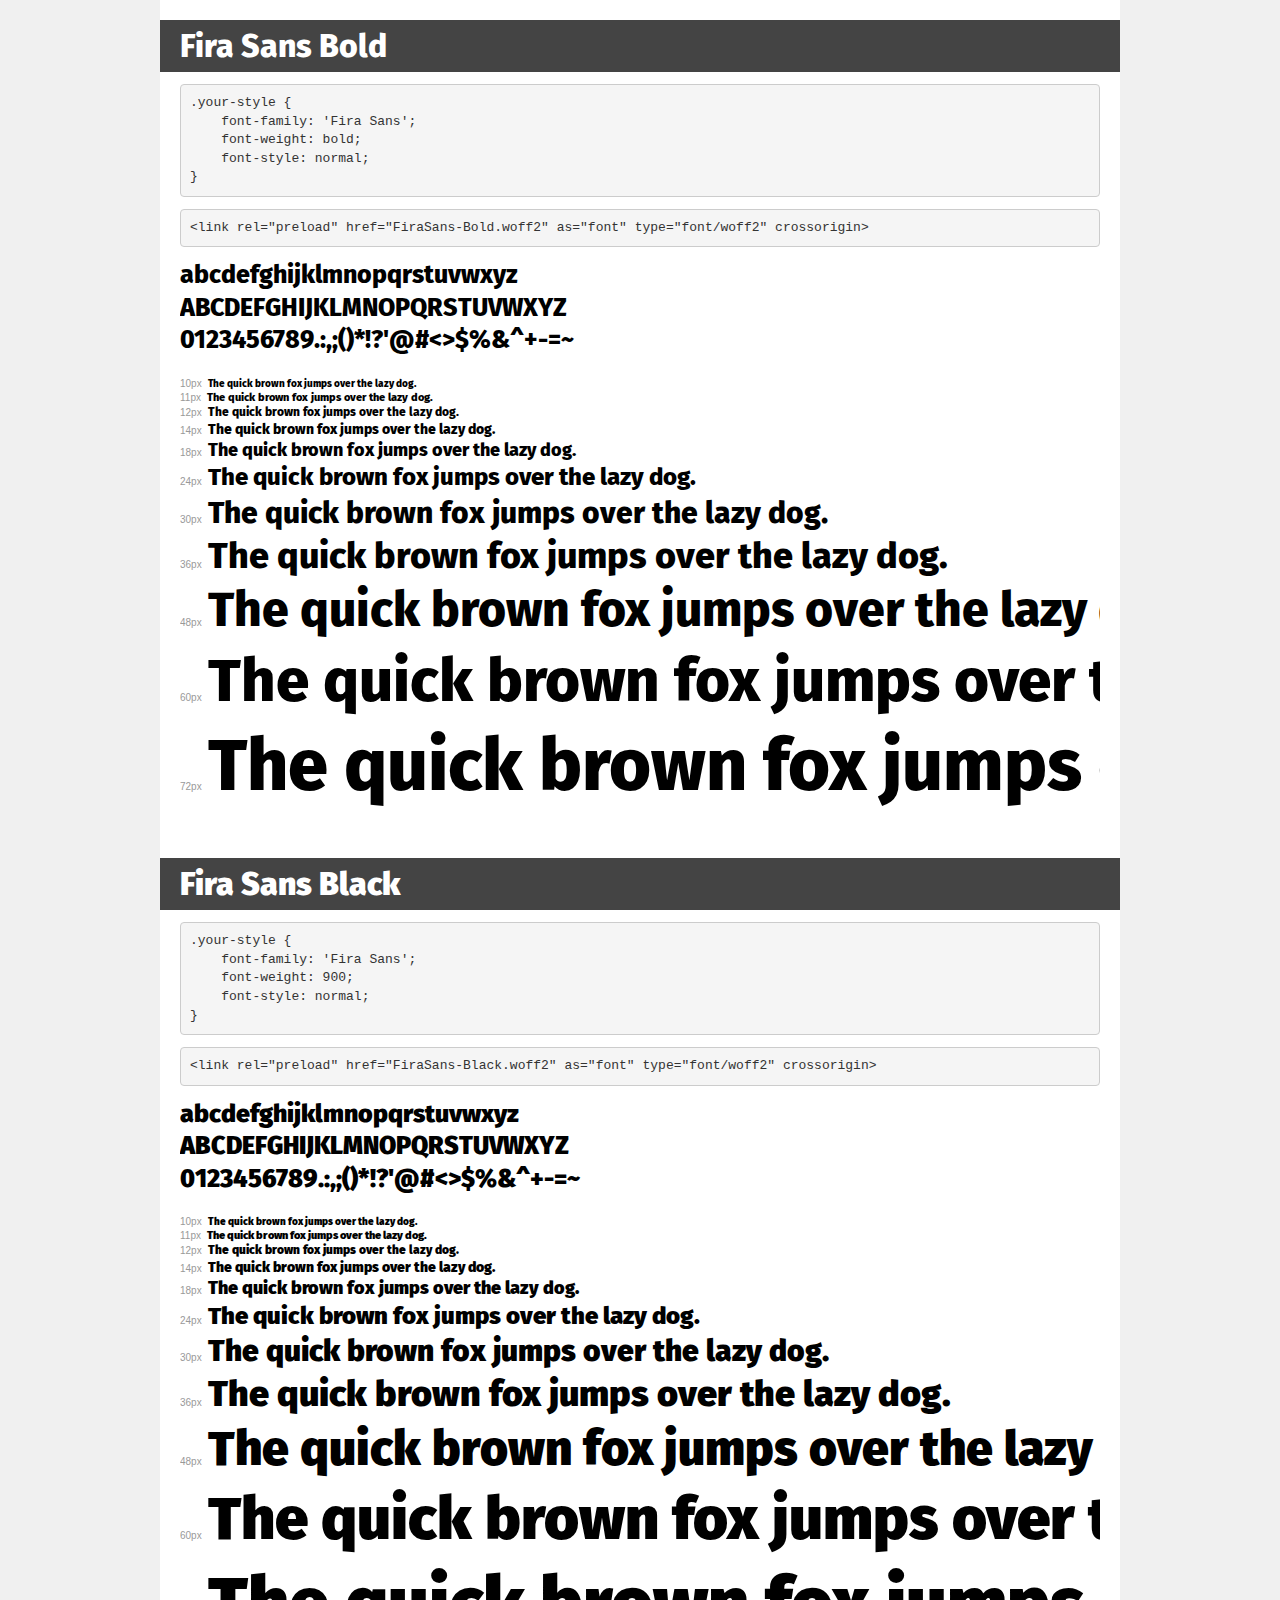
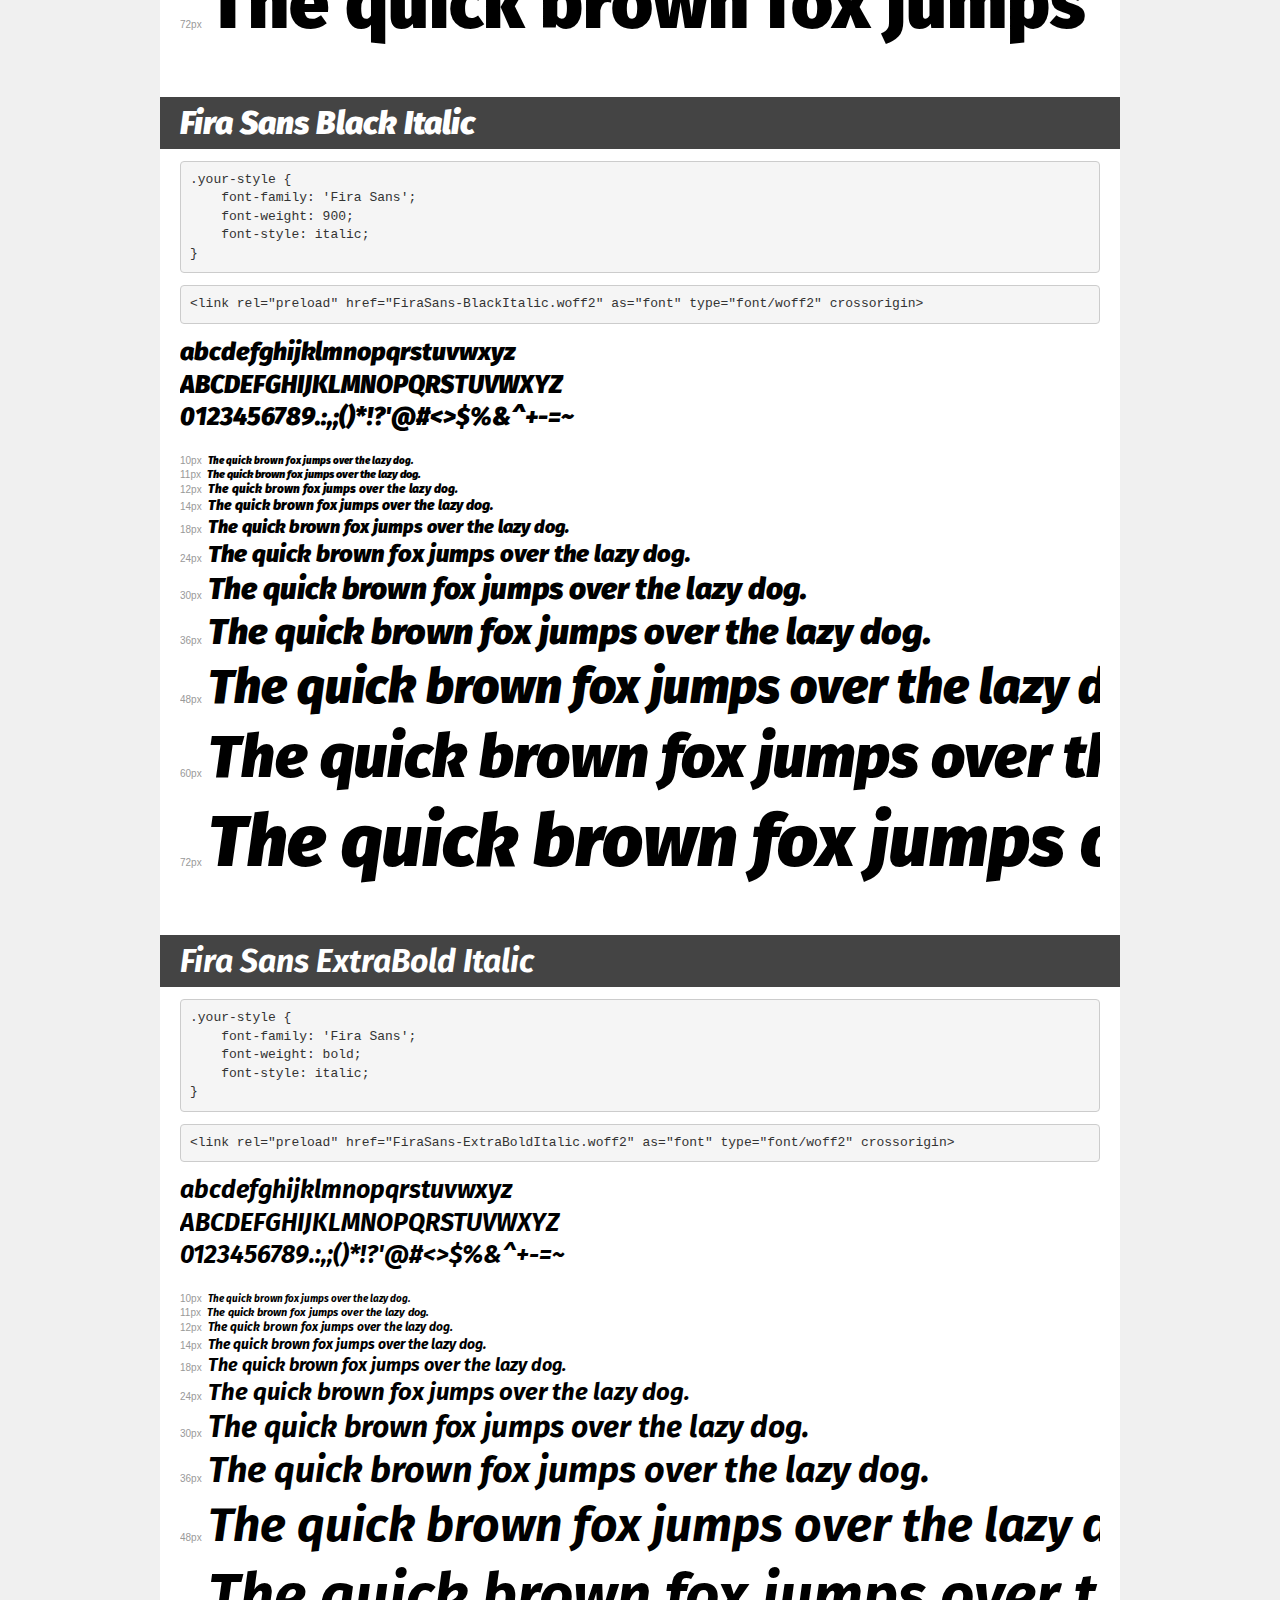
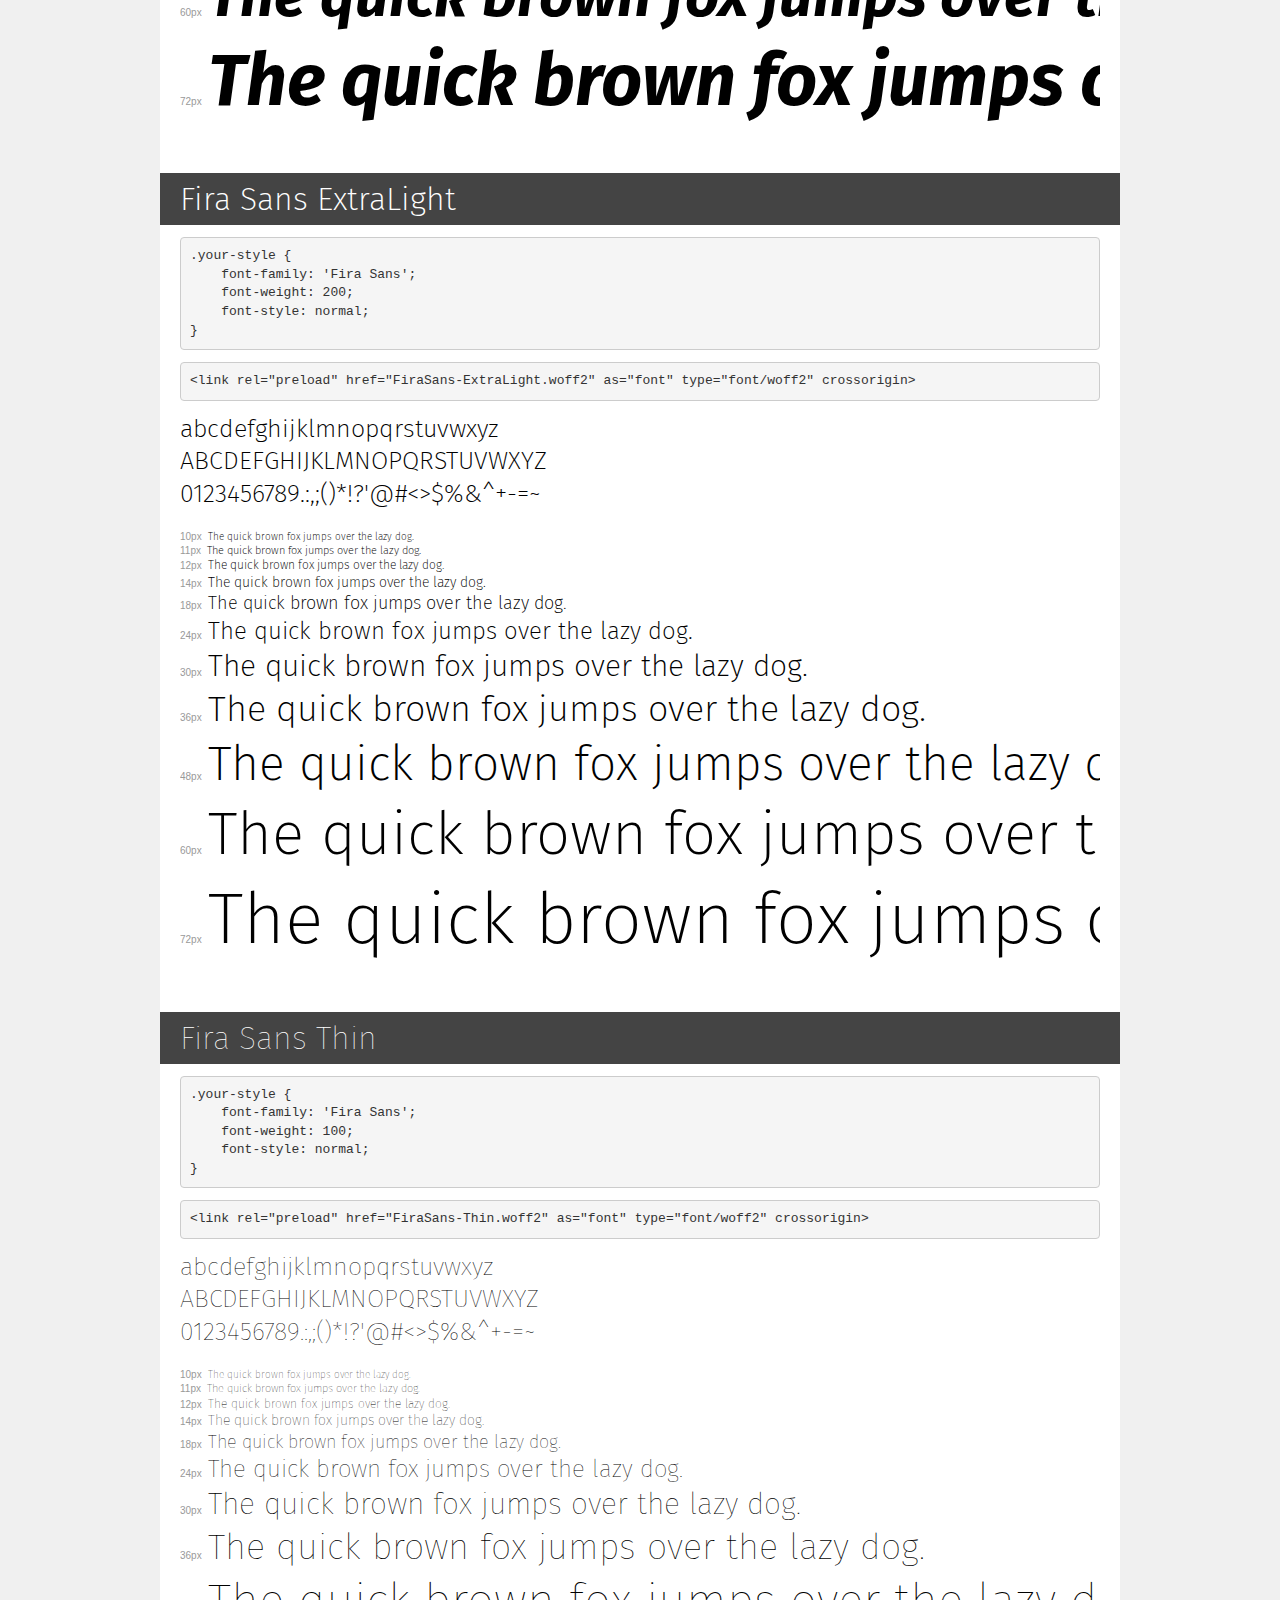
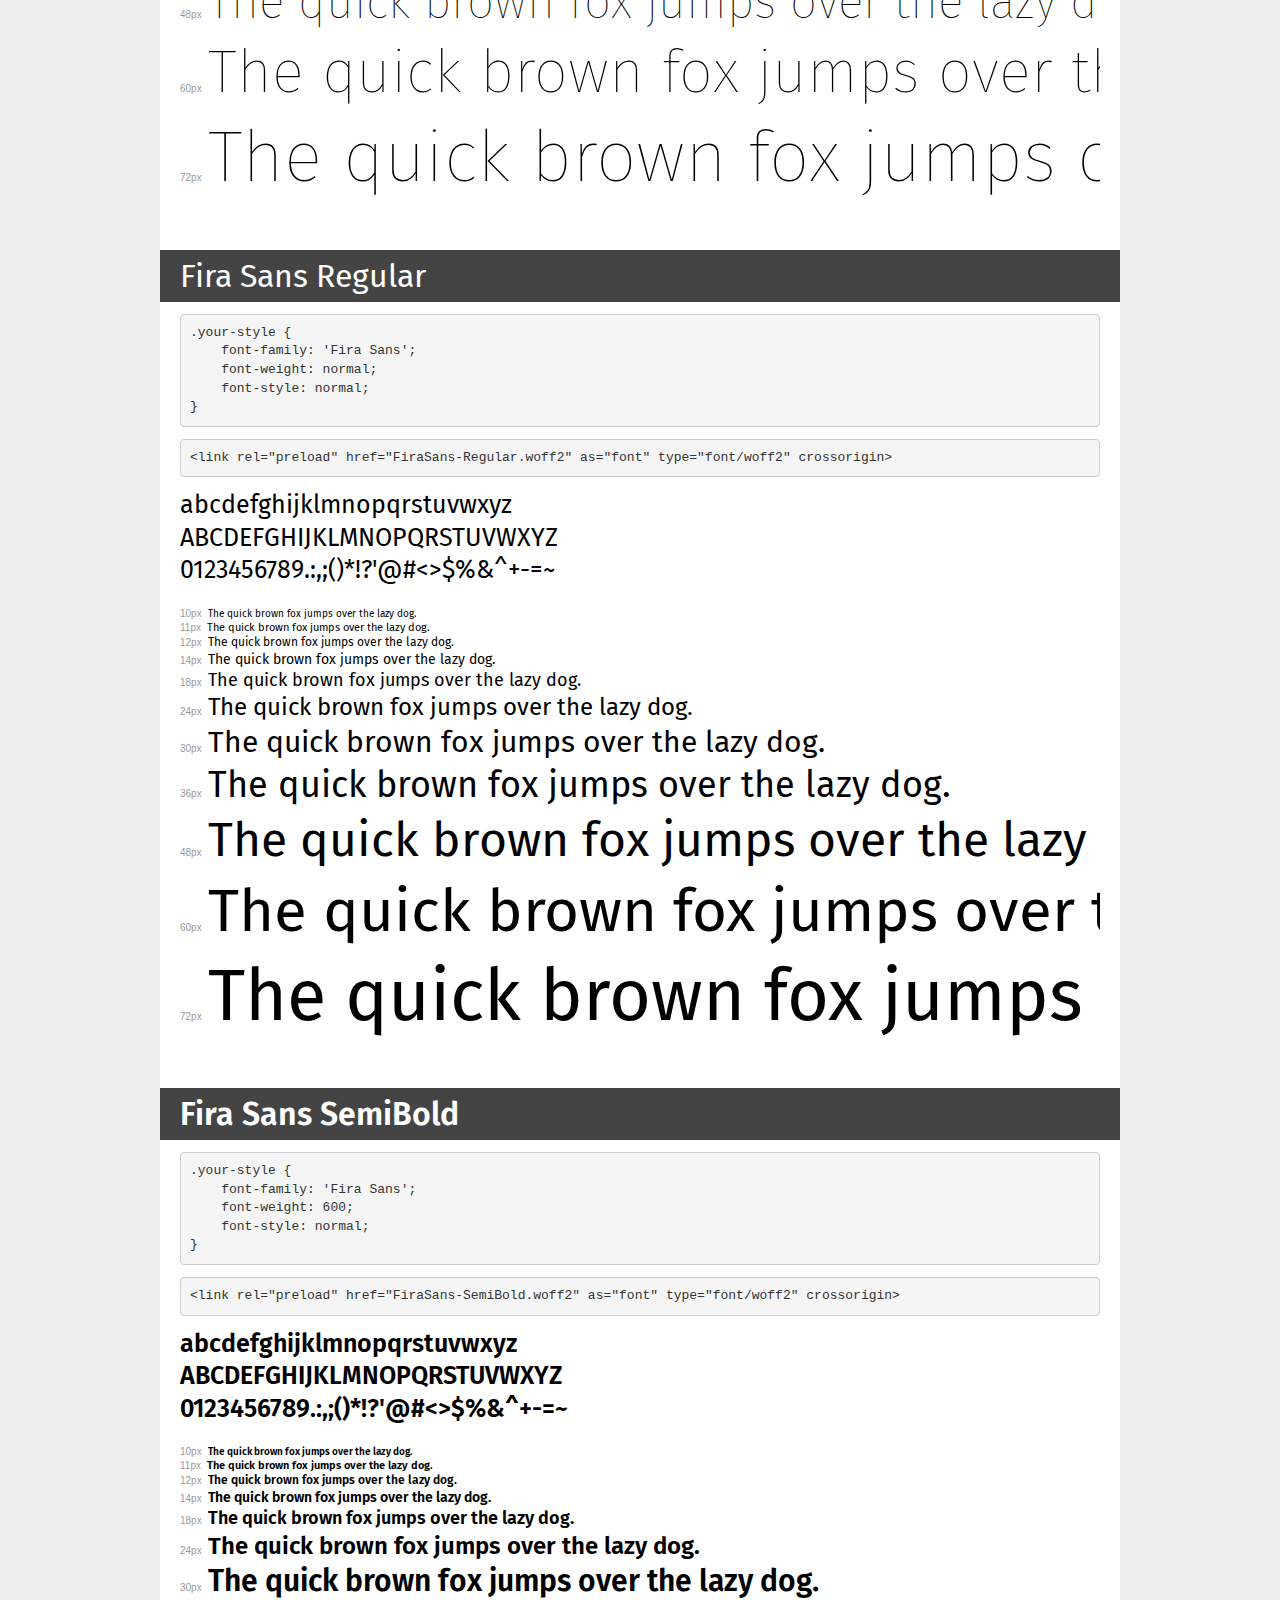
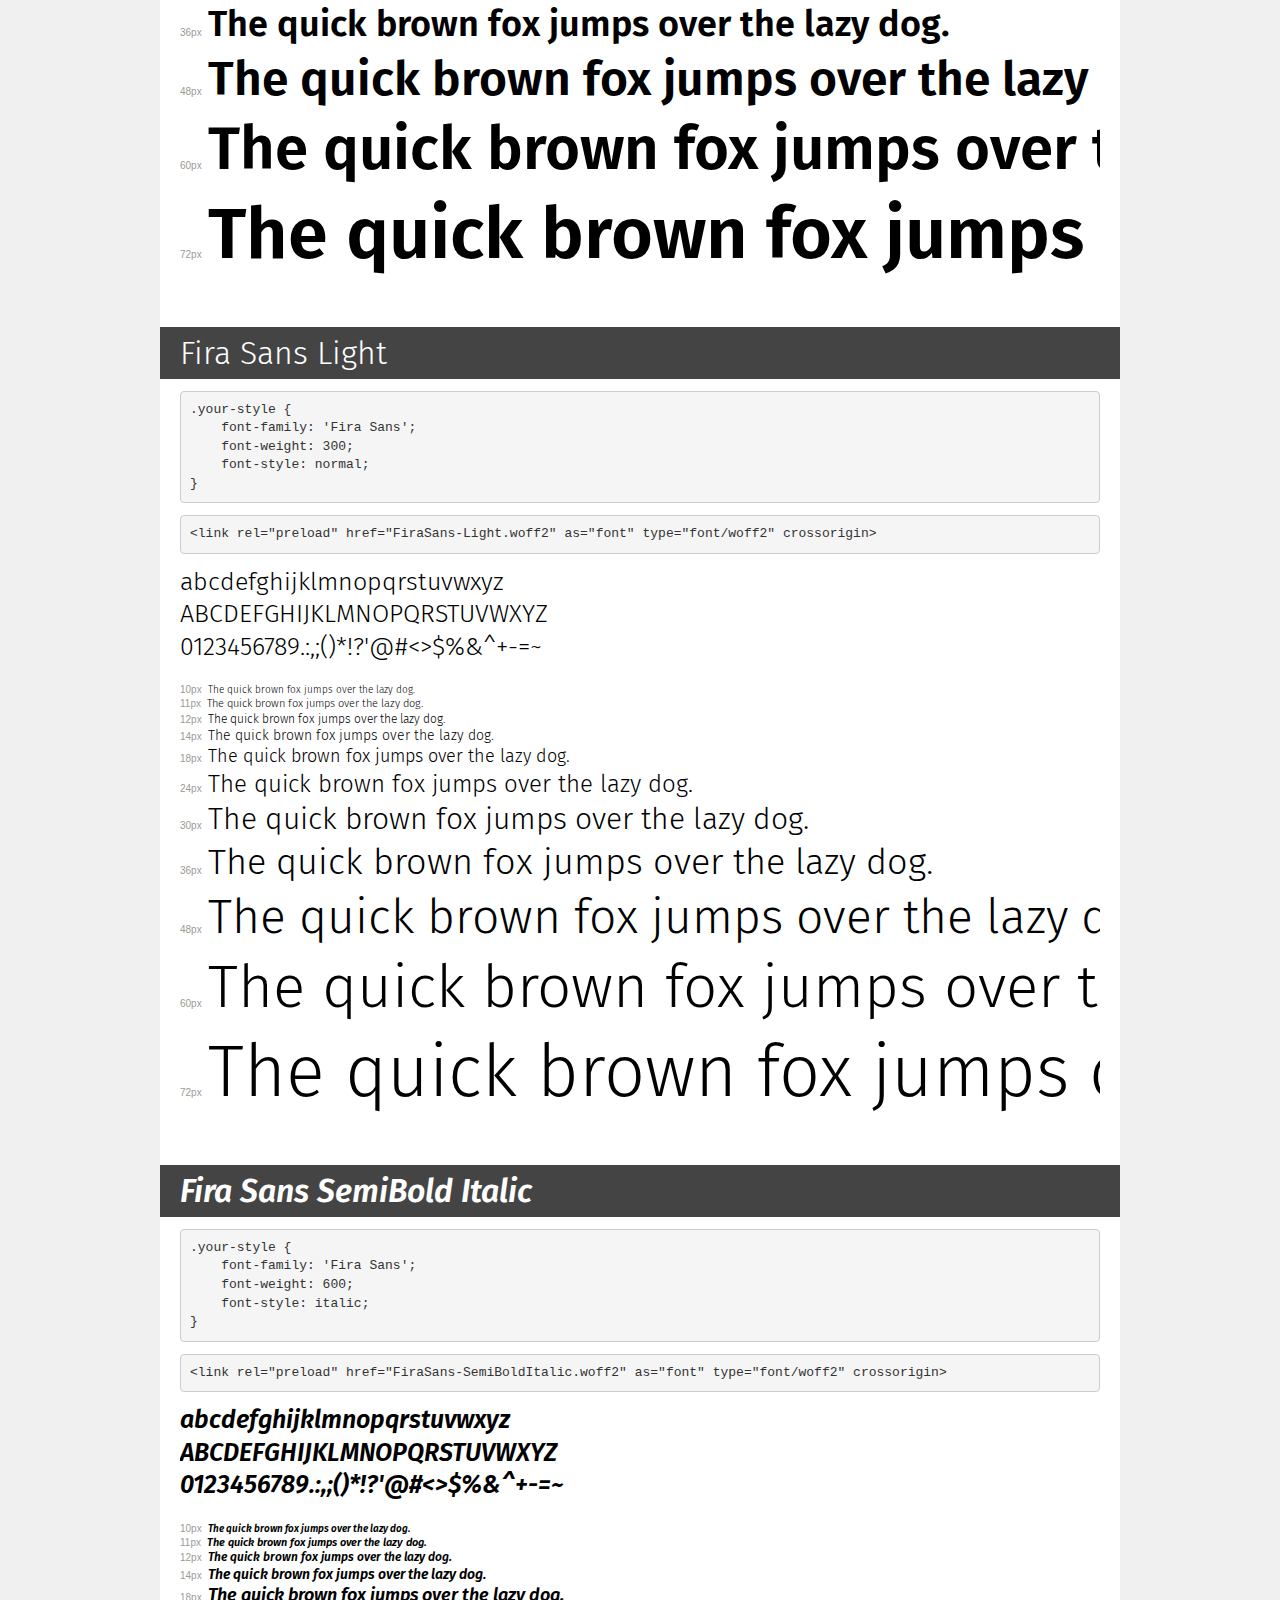
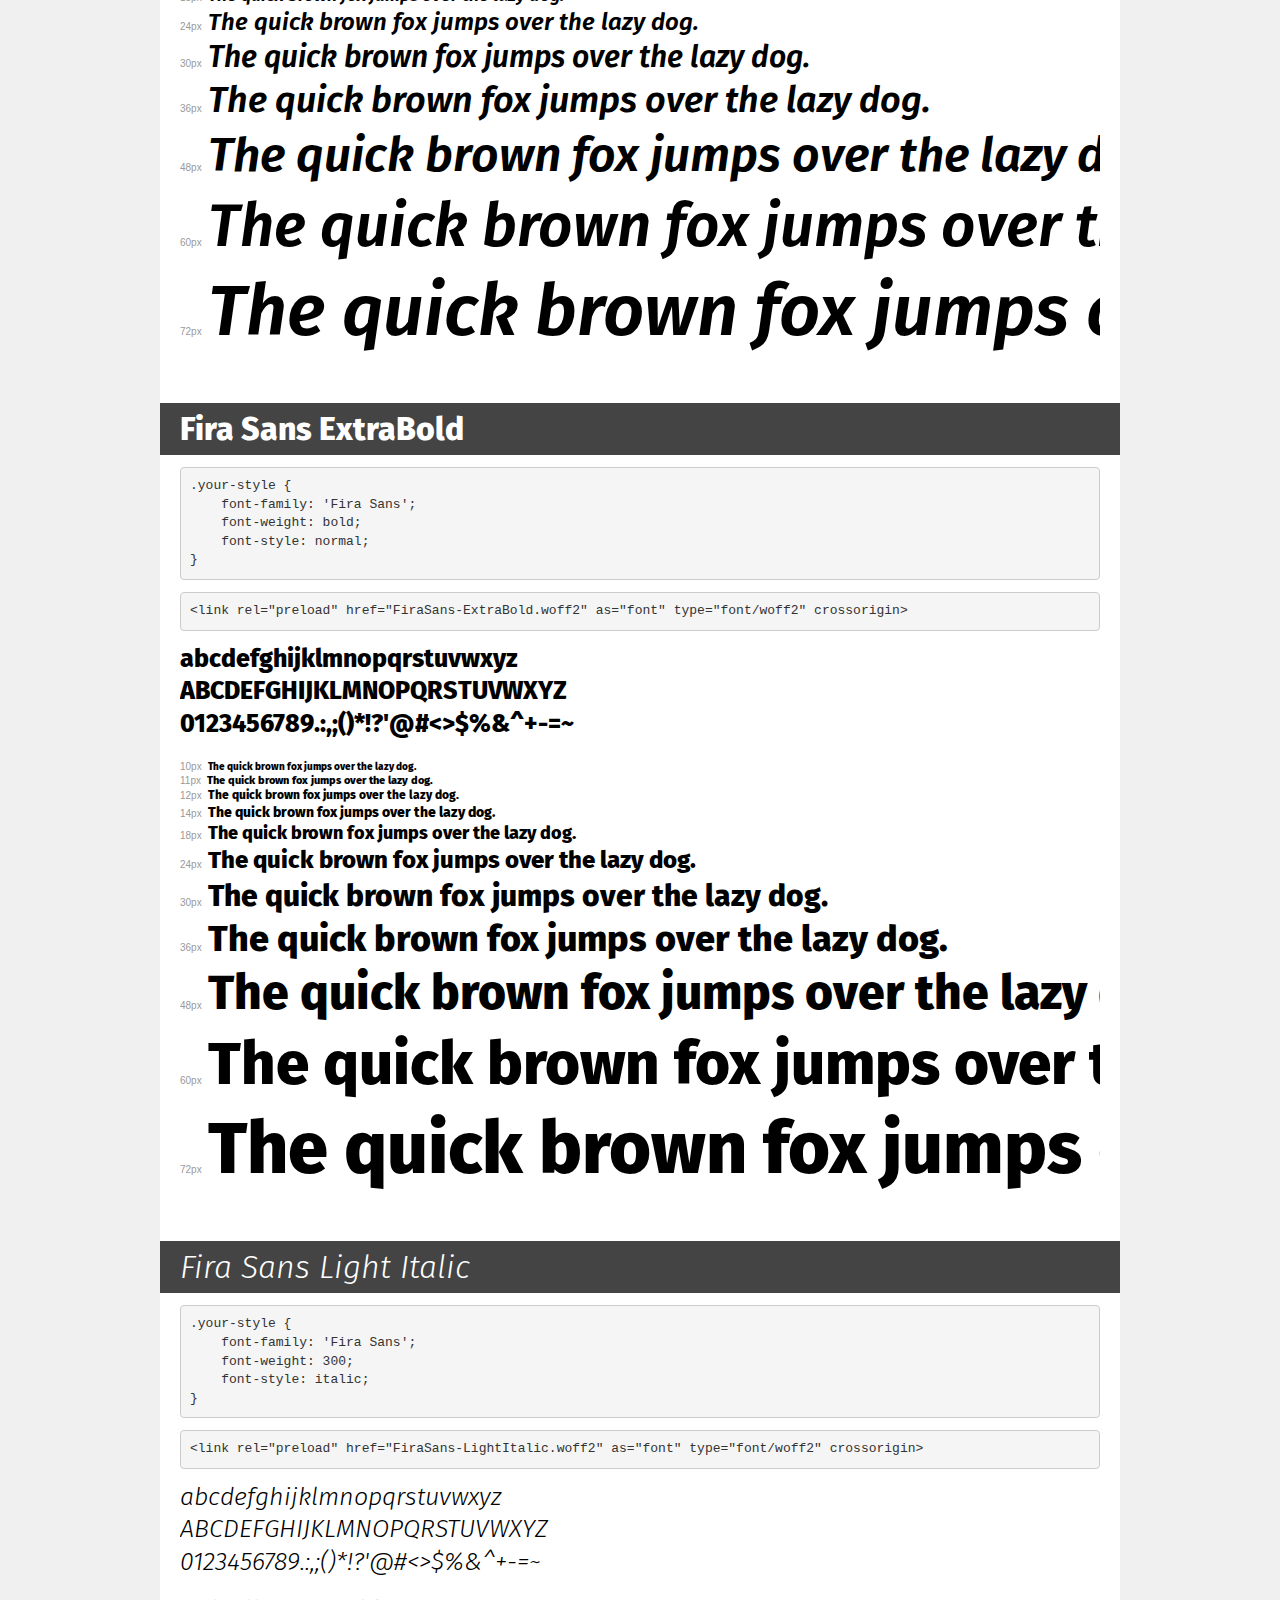
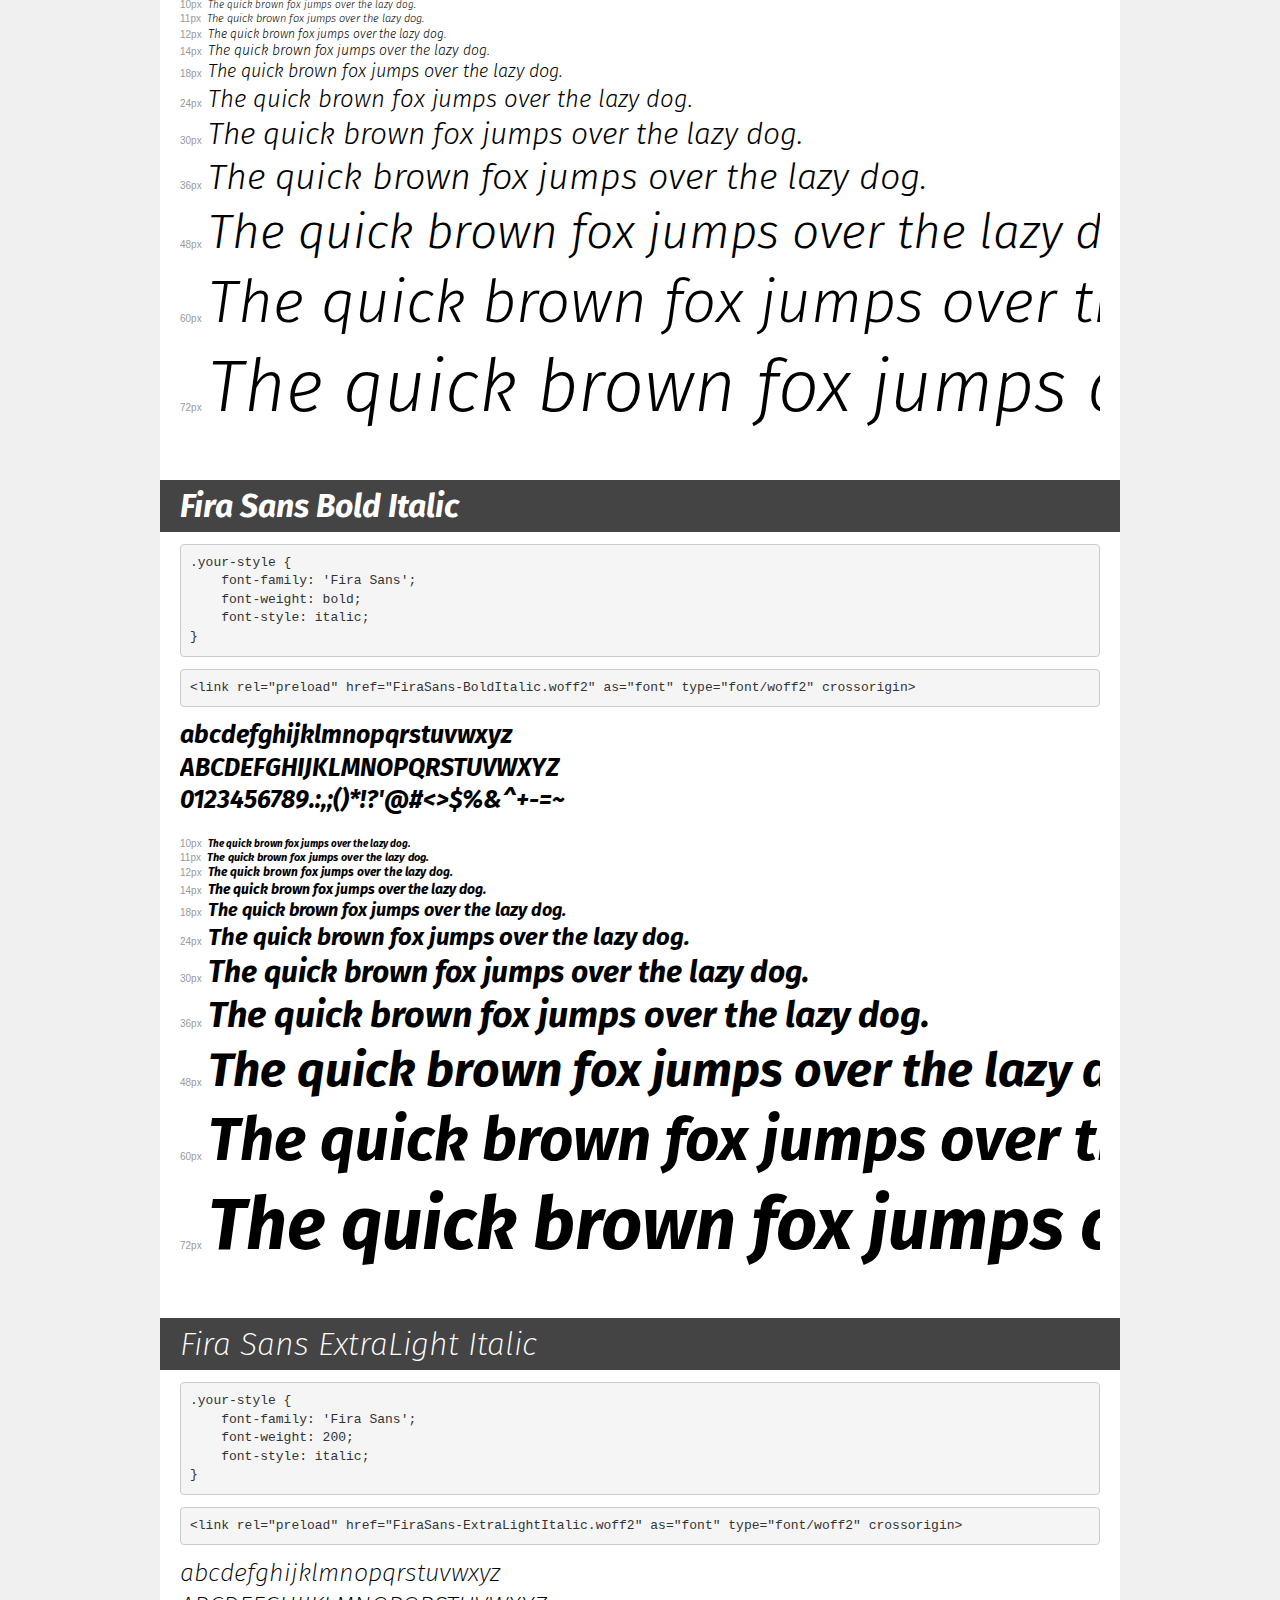
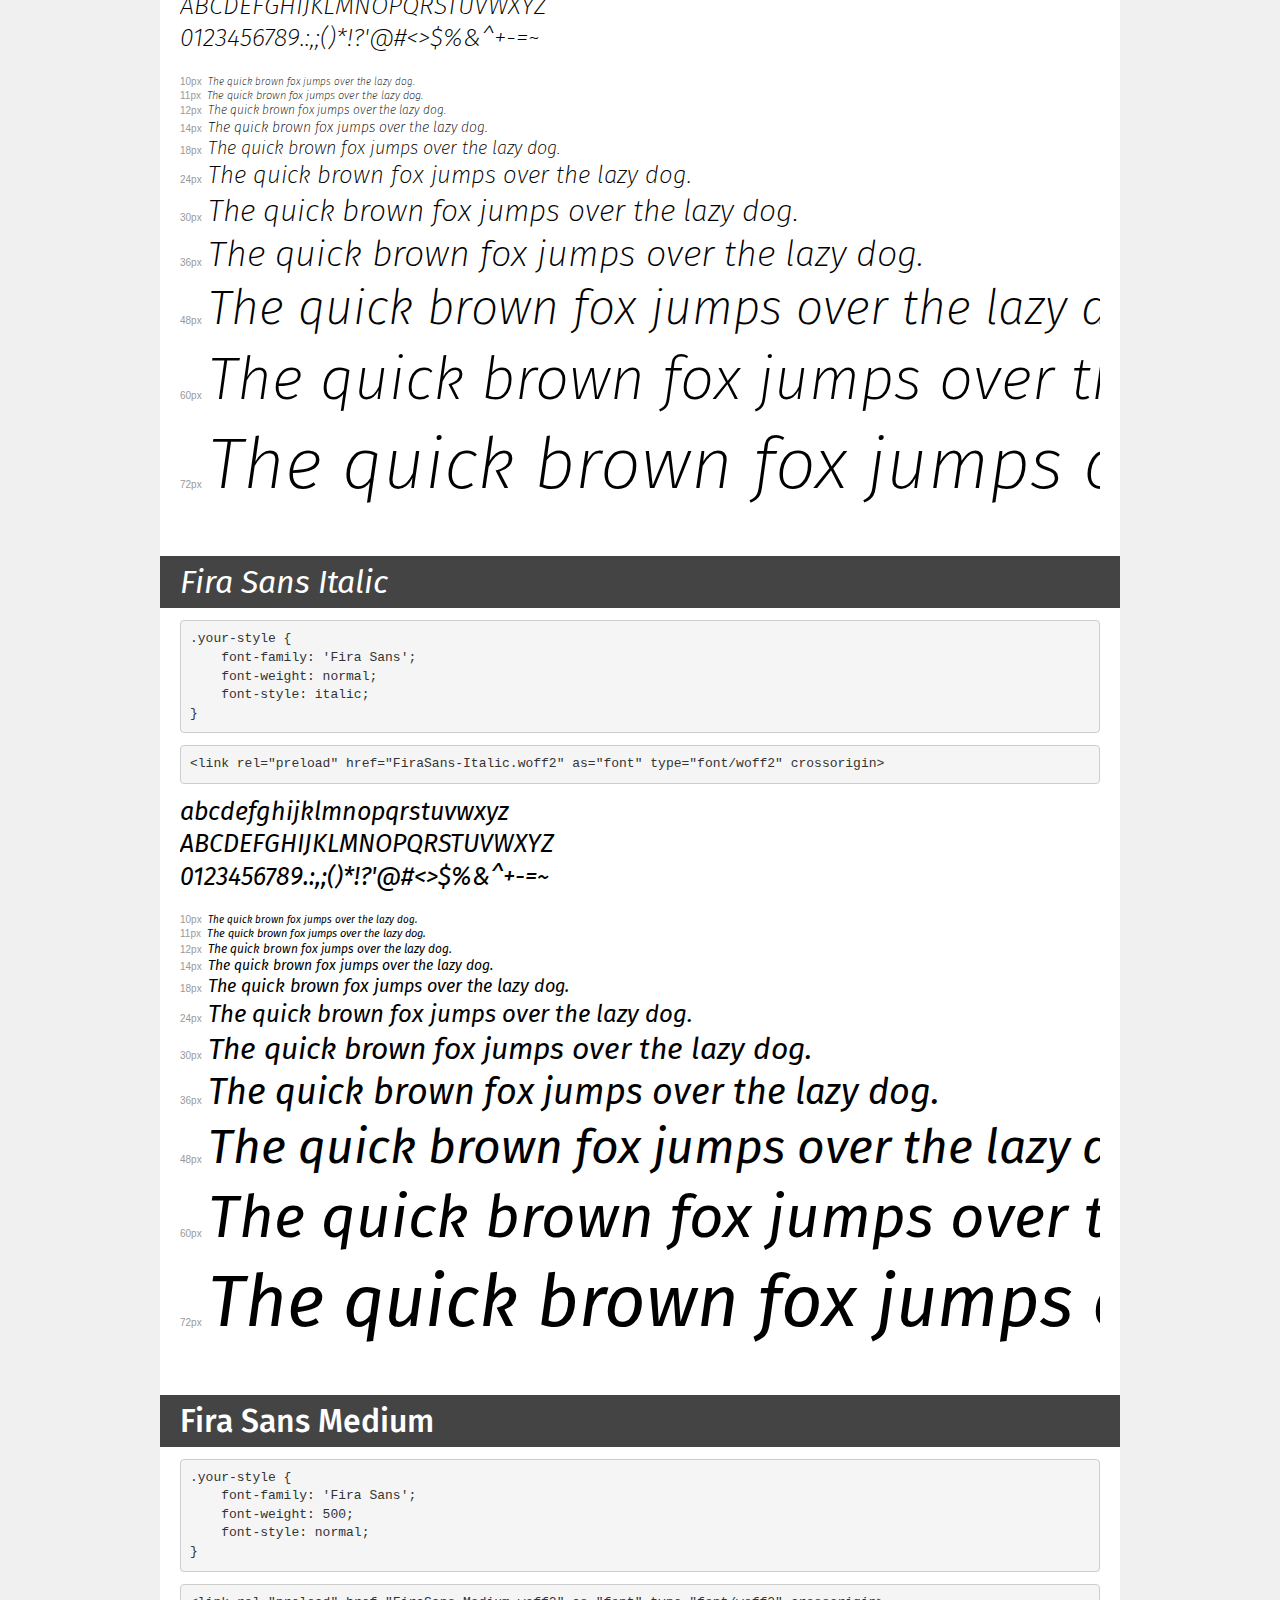
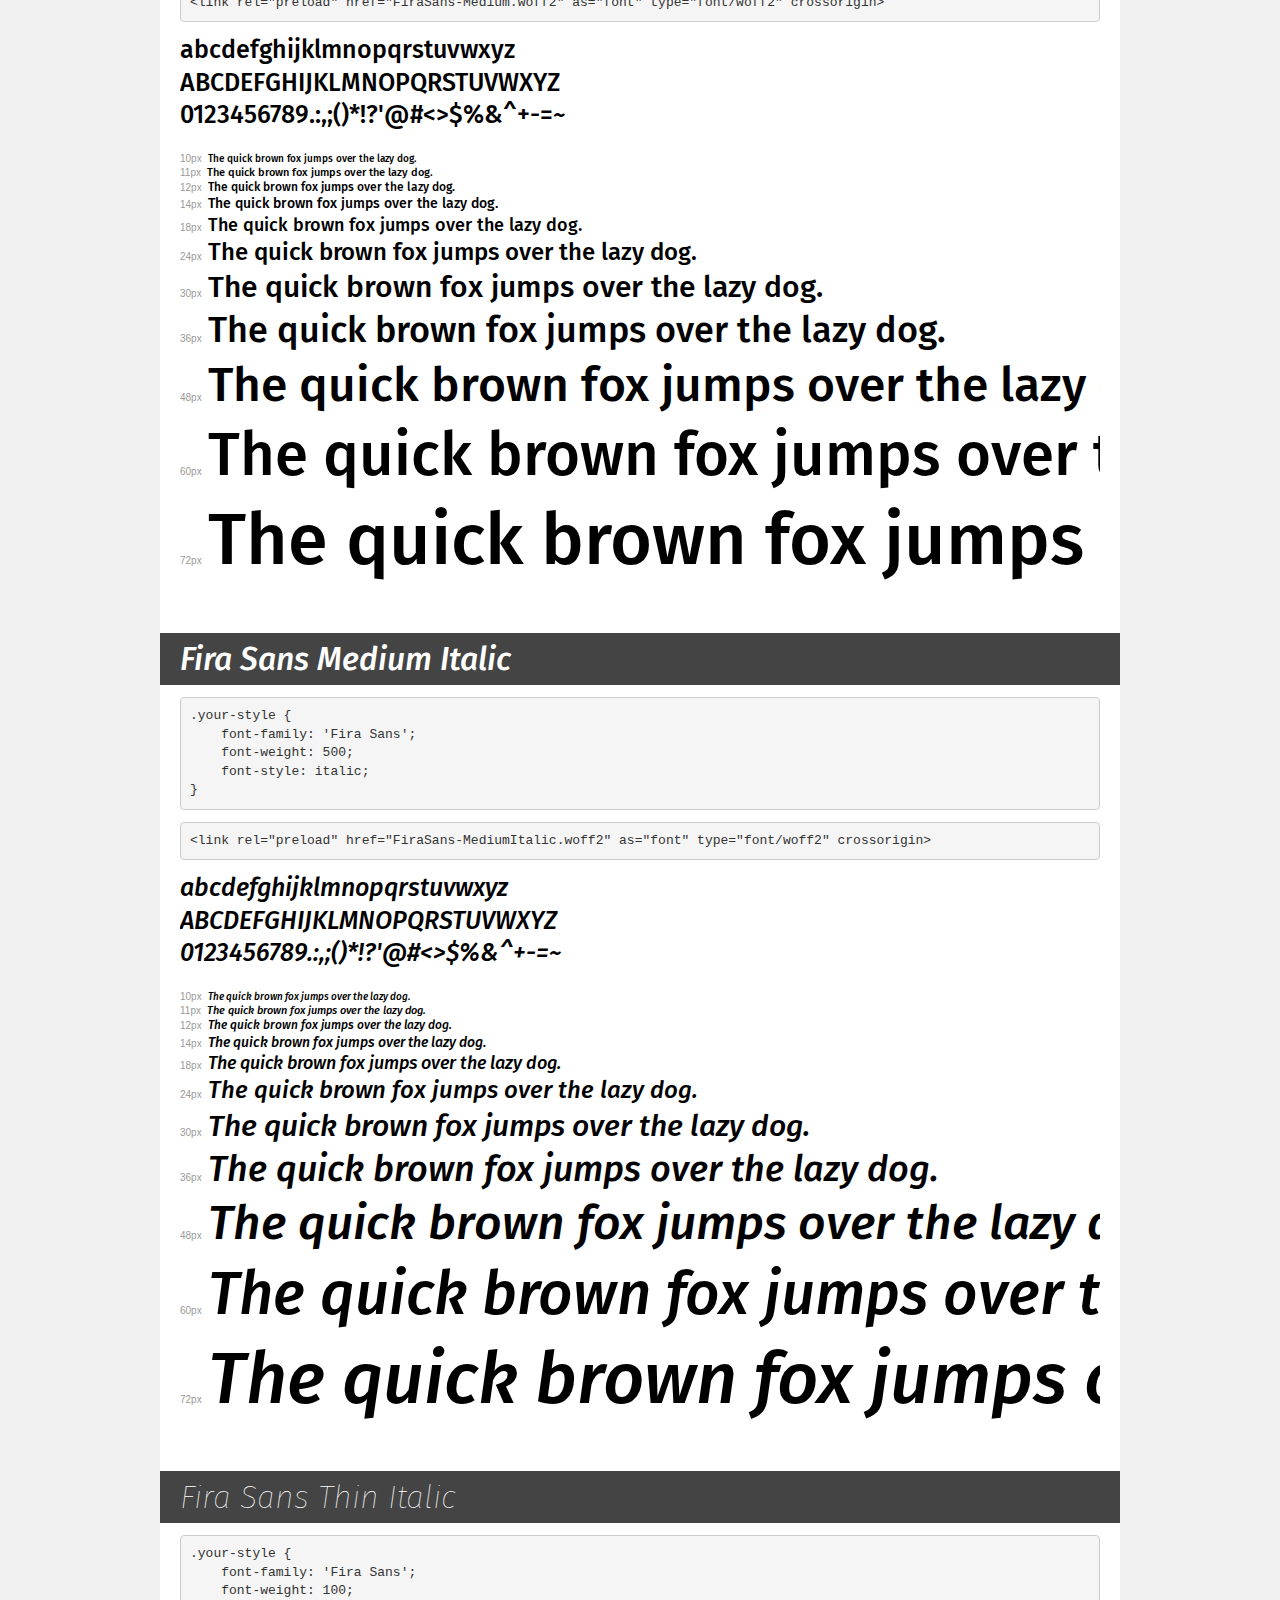
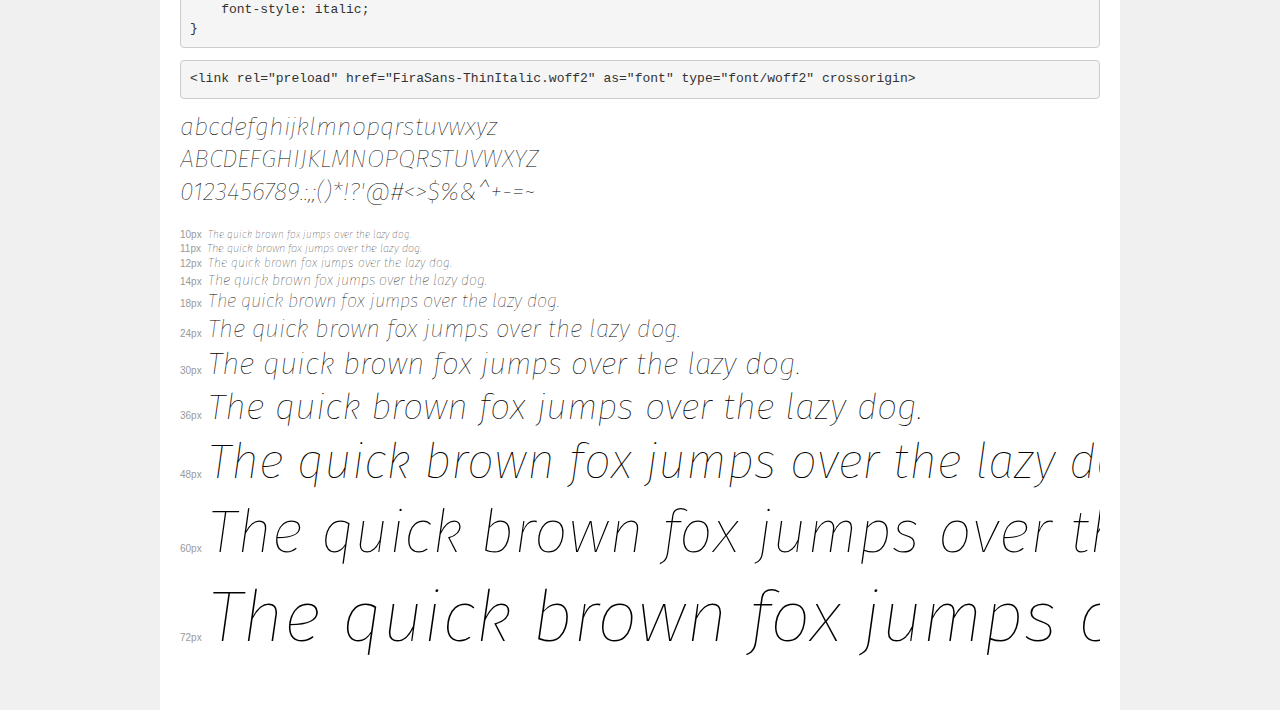
<file: fonts/transfonter.org-20230517-170344/demo.html>
<!DOCTYPE html>
<html lang="en">
<head>
    <meta charset="utf-8">
    <meta http-equiv="X-UA-Compatible" content="IE=edge">
    <meta name="viewport" content="width=device-width, initial-scale=1">
    <meta name="robots" content="noindex, noarchive">
    <meta name="format-detection" content="telephone=no">
    <title>Transfonter demo</title>
    <link href="stylesheet.css" rel="stylesheet">
    <style>
        /*
        http://meyerweb.com/eric/tools/css/reset/
        v2.0 | 20110126
        License: none (public domain)
        */
        html, body, div, span, applet, object, iframe,
        h1, h2, h3, h4, h5, h6, p, blockquote, pre,
        a, abbr, acronym, address, big, cite, code,
        del, dfn, em, img, ins, kbd, q, s, samp,
        small, strike, strong, sub, sup, tt, var,
        b, u, i, center,
        dl, dt, dd, ol, ul, li,
        fieldset, form, label, legend,
        table, caption, tbody, tfoot, thead, tr, th, td,
        article, aside, canvas, details, embed,
        figure, figcaption, footer, header, hgroup,
        menu, nav, output, ruby, section, summary,
        time, mark, audio, video {
            margin: 0;
            padding: 0;
            border: 0;
            font-size: 100%;
            font: inherit;
            vertical-align: baseline;
        }
        /* HTML5 display-role reset for older browsers */
        article, aside, details, figcaption, figure,
        footer, header, hgroup, menu, nav, section {
            display: block;
        }
        body {
            line-height: 1;
        }
        ol, ul {
            list-style: none;
        }
        blockquote, q {
            quotes: none;
        }
        blockquote:before, blockquote:after,
        q:before, q:after {
            content: '';
            content: none;
        }
        table {
            border-collapse: collapse;
            border-spacing: 0;
        }
        /* demo styles */
        body {
            background: #f0f0f0;
            color: #000;
        }
        .page {
            background: #fff;
            width: 920px;
            margin: 0 auto;
            padding: 20px 20px 0 20px;
            overflow: hidden;
        }
        .font-container {
            overflow-x: auto;
            overflow-y: hidden;
            margin-bottom: 40px;
            line-height: 1.3;
            white-space: nowrap;
            padding-bottom: 5px;
        }
        h1 {
            position: relative;
            background: #444;
            font-size: 32px;
            color: #fff;
            padding: 10px 20px;
            margin: 0 -20px 12px -20px;
        }
        .letters {
            font-size: 25px;
            margin-bottom: 20px;
        }
        .s10:before {
            content: '10px';
        }
        .s11:before {
            content: '11px';
        }
        .s12:before {
            content: '12px';
        }
        .s14:before {
            content: '14px';
        }
        .s18:before {
            content: '18px';
        }
        .s24:before {
            content: '24px';
        }
        .s30:before {
            content: '30px';
        }
        .s36:before {
            content: '36px';
        }
        .s48:before {
            content: '48px';
        }
        .s60:before {
            content: '60px';
        }
        .s72:before {
            content: '72px';
        }
        .s10:before, .s11:before, .s12:before, .s14:before,
        .s18:before, .s24:before, .s30:before, .s36:before,
        .s48:before, .s60:before, .s72:before {
            font-family: Arial, sans-serif;
            font-size: 10px;
            font-weight: normal;
            font-style: normal;
            color: #999;
            padding-right: 6px;
        }
        pre {
            display: block;
            padding: 9px;
            margin: 0 0 12px;
            font-family: Monaco, Menlo, Consolas, "Courier New", monospace;
            font-size: 13px;
            line-height: 1.428571429;
            color: #333;
            font-weight: normal;
            font-style: normal;
            background-color: #f5f5f5;
            border: 1px solid #ccc;
            overflow-x: auto;
            border-radius: 4px;
        }
        /* responsive */
        @media (max-width: 959px) {
            .page {
                width: auto;
                margin: 0;
            }
        }
    </style>
</head>
<body>
<div class="page">
    <div class="demo">
        <h1 style="font-family: 'Fira Sans'; font-weight: bold; font-style: normal;">Fira Sans Bold</h1>
        <pre title="Usage">.your-style {
    font-family: 'Fira Sans';
    font-weight: bold;
    font-style: normal;
}</pre>
        <pre title="Preload (optional)">
&lt;link rel=&quot;preload&quot; href=&quot;FiraSans-Bold.woff2&quot; as=&quot;font&quot; type=&quot;font/woff2&quot; crossorigin&gt;</pre>
        <div class="font-container" style="font-family: 'Fira Sans'; font-weight: bold; font-style: normal;">
            <p class="letters">
                abcdefghijklmnopqrstuvwxyz<br>
ABCDEFGHIJKLMNOPQRSTUVWXYZ<br>
                0123456789.:,;()*!?'@#&lt;&gt;$%&^+-=~
            </p>
            <p class="s10" style="font-size: 10px;">The quick brown fox jumps over the lazy dog.</p>
            <p class="s11" style="font-size: 11px;">The quick brown fox jumps over the lazy dog.</p>
            <p class="s12" style="font-size: 12px;">The quick brown fox jumps over the lazy dog.</p>
            <p class="s14" style="font-size: 14px;">The quick brown fox jumps over the lazy dog.</p>
            <p class="s18" style="font-size: 18px;">The quick brown fox jumps over the lazy dog.</p>
            <p class="s24" style="font-size: 24px;">The quick brown fox jumps over the lazy dog.</p>
            <p class="s30" style="font-size: 30px;">The quick brown fox jumps over the lazy dog.</p>
            <p class="s36" style="font-size: 36px;">The quick brown fox jumps over the lazy dog.</p>
            <p class="s48" style="font-size: 48px;">The quick brown fox jumps over the lazy dog.</p>
            <p class="s60" style="font-size: 60px;">The quick brown fox jumps over the lazy dog.</p>
            <p class="s72" style="font-size: 72px;">The quick brown fox jumps over the lazy dog.</p>
        </div>
    </div>

    <div class="demo">
        <h1 style="font-family: 'Fira Sans'; font-weight: 900; font-style: normal;">Fira Sans Black</h1>
        <pre title="Usage">.your-style {
    font-family: 'Fira Sans';
    font-weight: 900;
    font-style: normal;
}</pre>
        <pre title="Preload (optional)">
&lt;link rel=&quot;preload&quot; href=&quot;FiraSans-Black.woff2&quot; as=&quot;font&quot; type=&quot;font/woff2&quot; crossorigin&gt;</pre>
        <div class="font-container" style="font-family: 'Fira Sans'; font-weight: 900; font-style: normal;">
            <p class="letters">
                abcdefghijklmnopqrstuvwxyz<br>
ABCDEFGHIJKLMNOPQRSTUVWXYZ<br>
                0123456789.:,;()*!?'@#&lt;&gt;$%&^+-=~
            </p>
            <p class="s10" style="font-size: 10px;">The quick brown fox jumps over the lazy dog.</p>
            <p class="s11" style="font-size: 11px;">The quick brown fox jumps over the lazy dog.</p>
            <p class="s12" style="font-size: 12px;">The quick brown fox jumps over the lazy dog.</p>
            <p class="s14" style="font-size: 14px;">The quick brown fox jumps over the lazy dog.</p>
            <p class="s18" style="font-size: 18px;">The quick brown fox jumps over the lazy dog.</p>
            <p class="s24" style="font-size: 24px;">The quick brown fox jumps over the lazy dog.</p>
            <p class="s30" style="font-size: 30px;">The quick brown fox jumps over the lazy dog.</p>
            <p class="s36" style="font-size: 36px;">The quick brown fox jumps over the lazy dog.</p>
            <p class="s48" style="font-size: 48px;">The quick brown fox jumps over the lazy dog.</p>
            <p class="s60" style="font-size: 60px;">The quick brown fox jumps over the lazy dog.</p>
            <p class="s72" style="font-size: 72px;">The quick brown fox jumps over the lazy dog.</p>
        </div>
    </div>

    <div class="demo">
        <h1 style="font-family: 'Fira Sans'; font-weight: 900; font-style: italic;">Fira Sans Black Italic</h1>
        <pre title="Usage">.your-style {
    font-family: 'Fira Sans';
    font-weight: 900;
    font-style: italic;
}</pre>
        <pre title="Preload (optional)">
&lt;link rel=&quot;preload&quot; href=&quot;FiraSans-BlackItalic.woff2&quot; as=&quot;font&quot; type=&quot;font/woff2&quot; crossorigin&gt;</pre>
        <div class="font-container" style="font-family: 'Fira Sans'; font-weight: 900; font-style: italic;">
            <p class="letters">
                abcdefghijklmnopqrstuvwxyz<br>
ABCDEFGHIJKLMNOPQRSTUVWXYZ<br>
                0123456789.:,;()*!?'@#&lt;&gt;$%&^+-=~
            </p>
            <p class="s10" style="font-size: 10px;">The quick brown fox jumps over the lazy dog.</p>
            <p class="s11" style="font-size: 11px;">The quick brown fox jumps over the lazy dog.</p>
            <p class="s12" style="font-size: 12px;">The quick brown fox jumps over the lazy dog.</p>
            <p class="s14" style="font-size: 14px;">The quick brown fox jumps over the lazy dog.</p>
            <p class="s18" style="font-size: 18px;">The quick brown fox jumps over the lazy dog.</p>
            <p class="s24" style="font-size: 24px;">The quick brown fox jumps over the lazy dog.</p>
            <p class="s30" style="font-size: 30px;">The quick brown fox jumps over the lazy dog.</p>
            <p class="s36" style="font-size: 36px;">The quick brown fox jumps over the lazy dog.</p>
            <p class="s48" style="font-size: 48px;">The quick brown fox jumps over the lazy dog.</p>
            <p class="s60" style="font-size: 60px;">The quick brown fox jumps over the lazy dog.</p>
            <p class="s72" style="font-size: 72px;">The quick brown fox jumps over the lazy dog.</p>
        </div>
    </div>

    <div class="demo">
        <h1 style="font-family: 'Fira Sans'; font-weight: bold; font-style: italic;">Fira Sans ExtraBold Italic</h1>
        <pre title="Usage">.your-style {
    font-family: 'Fira Sans';
    font-weight: bold;
    font-style: italic;
}</pre>
        <pre title="Preload (optional)">
&lt;link rel=&quot;preload&quot; href=&quot;FiraSans-ExtraBoldItalic.woff2&quot; as=&quot;font&quot; type=&quot;font/woff2&quot; crossorigin&gt;</pre>
        <div class="font-container" style="font-family: 'Fira Sans'; font-weight: bold; font-style: italic;">
            <p class="letters">
                abcdefghijklmnopqrstuvwxyz<br>
ABCDEFGHIJKLMNOPQRSTUVWXYZ<br>
                0123456789.:,;()*!?'@#&lt;&gt;$%&^+-=~
            </p>
            <p class="s10" style="font-size: 10px;">The quick brown fox jumps over the lazy dog.</p>
            <p class="s11" style="font-size: 11px;">The quick brown fox jumps over the lazy dog.</p>
            <p class="s12" style="font-size: 12px;">The quick brown fox jumps over the lazy dog.</p>
            <p class="s14" style="font-size: 14px;">The quick brown fox jumps over the lazy dog.</p>
            <p class="s18" style="font-size: 18px;">The quick brown fox jumps over the lazy dog.</p>
            <p class="s24" style="font-size: 24px;">The quick brown fox jumps over the lazy dog.</p>
            <p class="s30" style="font-size: 30px;">The quick brown fox jumps over the lazy dog.</p>
            <p class="s36" style="font-size: 36px;">The quick brown fox jumps over the lazy dog.</p>
            <p class="s48" style="font-size: 48px;">The quick brown fox jumps over the lazy dog.</p>
            <p class="s60" style="font-size: 60px;">The quick brown fox jumps over the lazy dog.</p>
            <p class="s72" style="font-size: 72px;">The quick brown fox jumps over the lazy dog.</p>
        </div>
    </div>

    <div class="demo">
        <h1 style="font-family: 'Fira Sans'; font-weight: 200; font-style: normal;">Fira Sans ExtraLight</h1>
        <pre title="Usage">.your-style {
    font-family: 'Fira Sans';
    font-weight: 200;
    font-style: normal;
}</pre>
        <pre title="Preload (optional)">
&lt;link rel=&quot;preload&quot; href=&quot;FiraSans-ExtraLight.woff2&quot; as=&quot;font&quot; type=&quot;font/woff2&quot; crossorigin&gt;</pre>
        <div class="font-container" style="font-family: 'Fira Sans'; font-weight: 200; font-style: normal;">
            <p class="letters">
                abcdefghijklmnopqrstuvwxyz<br>
ABCDEFGHIJKLMNOPQRSTUVWXYZ<br>
                0123456789.:,;()*!?'@#&lt;&gt;$%&^+-=~
            </p>
            <p class="s10" style="font-size: 10px;">The quick brown fox jumps over the lazy dog.</p>
            <p class="s11" style="font-size: 11px;">The quick brown fox jumps over the lazy dog.</p>
            <p class="s12" style="font-size: 12px;">The quick brown fox jumps over the lazy dog.</p>
            <p class="s14" style="font-size: 14px;">The quick brown fox jumps over the lazy dog.</p>
            <p class="s18" style="font-size: 18px;">The quick brown fox jumps over the lazy dog.</p>
            <p class="s24" style="font-size: 24px;">The quick brown fox jumps over the lazy dog.</p>
            <p class="s30" style="font-size: 30px;">The quick brown fox jumps over the lazy dog.</p>
            <p class="s36" style="font-size: 36px;">The quick brown fox jumps over the lazy dog.</p>
            <p class="s48" style="font-size: 48px;">The quick brown fox jumps over the lazy dog.</p>
            <p class="s60" style="font-size: 60px;">The quick brown fox jumps over the lazy dog.</p>
            <p class="s72" style="font-size: 72px;">The quick brown fox jumps over the lazy dog.</p>
        </div>
    </div>

    <div class="demo">
        <h1 style="font-family: 'Fira Sans'; font-weight: 100; font-style: normal;">Fira Sans Thin</h1>
        <pre title="Usage">.your-style {
    font-family: 'Fira Sans';
    font-weight: 100;
    font-style: normal;
}</pre>
        <pre title="Preload (optional)">
&lt;link rel=&quot;preload&quot; href=&quot;FiraSans-Thin.woff2&quot; as=&quot;font&quot; type=&quot;font/woff2&quot; crossorigin&gt;</pre>
        <div class="font-container" style="font-family: 'Fira Sans'; font-weight: 100; font-style: normal;">
            <p class="letters">
                abcdefghijklmnopqrstuvwxyz<br>
ABCDEFGHIJKLMNOPQRSTUVWXYZ<br>
                0123456789.:,;()*!?'@#&lt;&gt;$%&^+-=~
            </p>
            <p class="s10" style="font-size: 10px;">The quick brown fox jumps over the lazy dog.</p>
            <p class="s11" style="font-size: 11px;">The quick brown fox jumps over the lazy dog.</p>
            <p class="s12" style="font-size: 12px;">The quick brown fox jumps over the lazy dog.</p>
            <p class="s14" style="font-size: 14px;">The quick brown fox jumps over the lazy dog.</p>
            <p class="s18" style="font-size: 18px;">The quick brown fox jumps over the lazy dog.</p>
            <p class="s24" style="font-size: 24px;">The quick brown fox jumps over the lazy dog.</p>
            <p class="s30" style="font-size: 30px;">The quick brown fox jumps over the lazy dog.</p>
            <p class="s36" style="font-size: 36px;">The quick brown fox jumps over the lazy dog.</p>
            <p class="s48" style="font-size: 48px;">The quick brown fox jumps over the lazy dog.</p>
            <p class="s60" style="font-size: 60px;">The quick brown fox jumps over the lazy dog.</p>
            <p class="s72" style="font-size: 72px;">The quick brown fox jumps over the lazy dog.</p>
        </div>
    </div>

    <div class="demo">
        <h1 style="font-family: 'Fira Sans'; font-weight: normal; font-style: normal;">Fira Sans Regular</h1>
        <pre title="Usage">.your-style {
    font-family: 'Fira Sans';
    font-weight: normal;
    font-style: normal;
}</pre>
        <pre title="Preload (optional)">
&lt;link rel=&quot;preload&quot; href=&quot;FiraSans-Regular.woff2&quot; as=&quot;font&quot; type=&quot;font/woff2&quot; crossorigin&gt;</pre>
        <div class="font-container" style="font-family: 'Fira Sans'; font-weight: normal; font-style: normal;">
            <p class="letters">
                abcdefghijklmnopqrstuvwxyz<br>
ABCDEFGHIJKLMNOPQRSTUVWXYZ<br>
                0123456789.:,;()*!?'@#&lt;&gt;$%&^+-=~
            </p>
            <p class="s10" style="font-size: 10px;">The quick brown fox jumps over the lazy dog.</p>
            <p class="s11" style="font-size: 11px;">The quick brown fox jumps over the lazy dog.</p>
            <p class="s12" style="font-size: 12px;">The quick brown fox jumps over the lazy dog.</p>
            <p class="s14" style="font-size: 14px;">The quick brown fox jumps over the lazy dog.</p>
            <p class="s18" style="font-size: 18px;">The quick brown fox jumps over the lazy dog.</p>
            <p class="s24" style="font-size: 24px;">The quick brown fox jumps over the lazy dog.</p>
            <p class="s30" style="font-size: 30px;">The quick brown fox jumps over the lazy dog.</p>
            <p class="s36" style="font-size: 36px;">The quick brown fox jumps over the lazy dog.</p>
            <p class="s48" style="font-size: 48px;">The quick brown fox jumps over the lazy dog.</p>
            <p class="s60" style="font-size: 60px;">The quick brown fox jumps over the lazy dog.</p>
            <p class="s72" style="font-size: 72px;">The quick brown fox jumps over the lazy dog.</p>
        </div>
    </div>

    <div class="demo">
        <h1 style="font-family: 'Fira Sans'; font-weight: 600; font-style: normal;">Fira Sans SemiBold</h1>
        <pre title="Usage">.your-style {
    font-family: 'Fira Sans';
    font-weight: 600;
    font-style: normal;
}</pre>
        <pre title="Preload (optional)">
&lt;link rel=&quot;preload&quot; href=&quot;FiraSans-SemiBold.woff2&quot; as=&quot;font&quot; type=&quot;font/woff2&quot; crossorigin&gt;</pre>
        <div class="font-container" style="font-family: 'Fira Sans'; font-weight: 600; font-style: normal;">
            <p class="letters">
                abcdefghijklmnopqrstuvwxyz<br>
ABCDEFGHIJKLMNOPQRSTUVWXYZ<br>
                0123456789.:,;()*!?'@#&lt;&gt;$%&^+-=~
            </p>
            <p class="s10" style="font-size: 10px;">The quick brown fox jumps over the lazy dog.</p>
            <p class="s11" style="font-size: 11px;">The quick brown fox jumps over the lazy dog.</p>
            <p class="s12" style="font-size: 12px;">The quick brown fox jumps over the lazy dog.</p>
            <p class="s14" style="font-size: 14px;">The quick brown fox jumps over the lazy dog.</p>
            <p class="s18" style="font-size: 18px;">The quick brown fox jumps over the lazy dog.</p>
            <p class="s24" style="font-size: 24px;">The quick brown fox jumps over the lazy dog.</p>
            <p class="s30" style="font-size: 30px;">The quick brown fox jumps over the lazy dog.</p>
            <p class="s36" style="font-size: 36px;">The quick brown fox jumps over the lazy dog.</p>
            <p class="s48" style="font-size: 48px;">The quick brown fox jumps over the lazy dog.</p>
            <p class="s60" style="font-size: 60px;">The quick brown fox jumps over the lazy dog.</p>
            <p class="s72" style="font-size: 72px;">The quick brown fox jumps over the lazy dog.</p>
        </div>
    </div>

    <div class="demo">
        <h1 style="font-family: 'Fira Sans'; font-weight: 300; font-style: normal;">Fira Sans Light</h1>
        <pre title="Usage">.your-style {
    font-family: 'Fira Sans';
    font-weight: 300;
    font-style: normal;
}</pre>
        <pre title="Preload (optional)">
&lt;link rel=&quot;preload&quot; href=&quot;FiraSans-Light.woff2&quot; as=&quot;font&quot; type=&quot;font/woff2&quot; crossorigin&gt;</pre>
        <div class="font-container" style="font-family: 'Fira Sans'; font-weight: 300; font-style: normal;">
            <p class="letters">
                abcdefghijklmnopqrstuvwxyz<br>
ABCDEFGHIJKLMNOPQRSTUVWXYZ<br>
                0123456789.:,;()*!?'@#&lt;&gt;$%&^+-=~
            </p>
            <p class="s10" style="font-size: 10px;">The quick brown fox jumps over the lazy dog.</p>
            <p class="s11" style="font-size: 11px;">The quick brown fox jumps over the lazy dog.</p>
            <p class="s12" style="font-size: 12px;">The quick brown fox jumps over the lazy dog.</p>
            <p class="s14" style="font-size: 14px;">The quick brown fox jumps over the lazy dog.</p>
            <p class="s18" style="font-size: 18px;">The quick brown fox jumps over the lazy dog.</p>
            <p class="s24" style="font-size: 24px;">The quick brown fox jumps over the lazy dog.</p>
            <p class="s30" style="font-size: 30px;">The quick brown fox jumps over the lazy dog.</p>
            <p class="s36" style="font-size: 36px;">The quick brown fox jumps over the lazy dog.</p>
            <p class="s48" style="font-size: 48px;">The quick brown fox jumps over the lazy dog.</p>
            <p class="s60" style="font-size: 60px;">The quick brown fox jumps over the lazy dog.</p>
            <p class="s72" style="font-size: 72px;">The quick brown fox jumps over the lazy dog.</p>
        </div>
    </div>

    <div class="demo">
        <h1 style="font-family: 'Fira Sans'; font-weight: 600; font-style: italic;">Fira Sans SemiBold Italic</h1>
        <pre title="Usage">.your-style {
    font-family: 'Fira Sans';
    font-weight: 600;
    font-style: italic;
}</pre>
        <pre title="Preload (optional)">
&lt;link rel=&quot;preload&quot; href=&quot;FiraSans-SemiBoldItalic.woff2&quot; as=&quot;font&quot; type=&quot;font/woff2&quot; crossorigin&gt;</pre>
        <div class="font-container" style="font-family: 'Fira Sans'; font-weight: 600; font-style: italic;">
            <p class="letters">
                abcdefghijklmnopqrstuvwxyz<br>
ABCDEFGHIJKLMNOPQRSTUVWXYZ<br>
                0123456789.:,;()*!?'@#&lt;&gt;$%&^+-=~
            </p>
            <p class="s10" style="font-size: 10px;">The quick brown fox jumps over the lazy dog.</p>
            <p class="s11" style="font-size: 11px;">The quick brown fox jumps over the lazy dog.</p>
            <p class="s12" style="font-size: 12px;">The quick brown fox jumps over the lazy dog.</p>
            <p class="s14" style="font-size: 14px;">The quick brown fox jumps over the lazy dog.</p>
            <p class="s18" style="font-size: 18px;">The quick brown fox jumps over the lazy dog.</p>
            <p class="s24" style="font-size: 24px;">The quick brown fox jumps over the lazy dog.</p>
            <p class="s30" style="font-size: 30px;">The quick brown fox jumps over the lazy dog.</p>
            <p class="s36" style="font-size: 36px;">The quick brown fox jumps over the lazy dog.</p>
            <p class="s48" style="font-size: 48px;">The quick brown fox jumps over the lazy dog.</p>
            <p class="s60" style="font-size: 60px;">The quick brown fox jumps over the lazy dog.</p>
            <p class="s72" style="font-size: 72px;">The quick brown fox jumps over the lazy dog.</p>
        </div>
    </div>

    <div class="demo">
        <h1 style="font-family: 'Fira Sans'; font-weight: bold; font-style: normal;">Fira Sans ExtraBold</h1>
        <pre title="Usage">.your-style {
    font-family: 'Fira Sans';
    font-weight: bold;
    font-style: normal;
}</pre>
        <pre title="Preload (optional)">
&lt;link rel=&quot;preload&quot; href=&quot;FiraSans-ExtraBold.woff2&quot; as=&quot;font&quot; type=&quot;font/woff2&quot; crossorigin&gt;</pre>
        <div class="font-container" style="font-family: 'Fira Sans'; font-weight: bold; font-style: normal;">
            <p class="letters">
                abcdefghijklmnopqrstuvwxyz<br>
ABCDEFGHIJKLMNOPQRSTUVWXYZ<br>
                0123456789.:,;()*!?'@#&lt;&gt;$%&^+-=~
            </p>
            <p class="s10" style="font-size: 10px;">The quick brown fox jumps over the lazy dog.</p>
            <p class="s11" style="font-size: 11px;">The quick brown fox jumps over the lazy dog.</p>
            <p class="s12" style="font-size: 12px;">The quick brown fox jumps over the lazy dog.</p>
            <p class="s14" style="font-size: 14px;">The quick brown fox jumps over the lazy dog.</p>
            <p class="s18" style="font-size: 18px;">The quick brown fox jumps over the lazy dog.</p>
            <p class="s24" style="font-size: 24px;">The quick brown fox jumps over the lazy dog.</p>
            <p class="s30" style="font-size: 30px;">The quick brown fox jumps over the lazy dog.</p>
            <p class="s36" style="font-size: 36px;">The quick brown fox jumps over the lazy dog.</p>
            <p class="s48" style="font-size: 48px;">The quick brown fox jumps over the lazy dog.</p>
            <p class="s60" style="font-size: 60px;">The quick brown fox jumps over the lazy dog.</p>
            <p class="s72" style="font-size: 72px;">The quick brown fox jumps over the lazy dog.</p>
        </div>
    </div>

    <div class="demo">
        <h1 style="font-family: 'Fira Sans'; font-weight: 300; font-style: italic;">Fira Sans Light Italic</h1>
        <pre title="Usage">.your-style {
    font-family: 'Fira Sans';
    font-weight: 300;
    font-style: italic;
}</pre>
        <pre title="Preload (optional)">
&lt;link rel=&quot;preload&quot; href=&quot;FiraSans-LightItalic.woff2&quot; as=&quot;font&quot; type=&quot;font/woff2&quot; crossorigin&gt;</pre>
        <div class="font-container" style="font-family: 'Fira Sans'; font-weight: 300; font-style: italic;">
            <p class="letters">
                abcdefghijklmnopqrstuvwxyz<br>
ABCDEFGHIJKLMNOPQRSTUVWXYZ<br>
                0123456789.:,;()*!?'@#&lt;&gt;$%&^+-=~
            </p>
            <p class="s10" style="font-size: 10px;">The quick brown fox jumps over the lazy dog.</p>
            <p class="s11" style="font-size: 11px;">The quick brown fox jumps over the lazy dog.</p>
            <p class="s12" style="font-size: 12px;">The quick brown fox jumps over the lazy dog.</p>
            <p class="s14" style="font-size: 14px;">The quick brown fox jumps over the lazy dog.</p>
            <p class="s18" style="font-size: 18px;">The quick brown fox jumps over the lazy dog.</p>
            <p class="s24" style="font-size: 24px;">The quick brown fox jumps over the lazy dog.</p>
            <p class="s30" style="font-size: 30px;">The quick brown fox jumps over the lazy dog.</p>
            <p class="s36" style="font-size: 36px;">The quick brown fox jumps over the lazy dog.</p>
            <p class="s48" style="font-size: 48px;">The quick brown fox jumps over the lazy dog.</p>
            <p class="s60" style="font-size: 60px;">The quick brown fox jumps over the lazy dog.</p>
            <p class="s72" style="font-size: 72px;">The quick brown fox jumps over the lazy dog.</p>
        </div>
    </div>

    <div class="demo">
        <h1 style="font-family: 'Fira Sans'; font-weight: bold; font-style: italic;">Fira Sans Bold Italic</h1>
        <pre title="Usage">.your-style {
    font-family: 'Fira Sans';
    font-weight: bold;
    font-style: italic;
}</pre>
        <pre title="Preload (optional)">
&lt;link rel=&quot;preload&quot; href=&quot;FiraSans-BoldItalic.woff2&quot; as=&quot;font&quot; type=&quot;font/woff2&quot; crossorigin&gt;</pre>
        <div class="font-container" style="font-family: 'Fira Sans'; font-weight: bold; font-style: italic;">
            <p class="letters">
                abcdefghijklmnopqrstuvwxyz<br>
ABCDEFGHIJKLMNOPQRSTUVWXYZ<br>
                0123456789.:,;()*!?'@#&lt;&gt;$%&^+-=~
            </p>
            <p class="s10" style="font-size: 10px;">The quick brown fox jumps over the lazy dog.</p>
            <p class="s11" style="font-size: 11px;">The quick brown fox jumps over the lazy dog.</p>
            <p class="s12" style="font-size: 12px;">The quick brown fox jumps over the lazy dog.</p>
            <p class="s14" style="font-size: 14px;">The quick brown fox jumps over the lazy dog.</p>
            <p class="s18" style="font-size: 18px;">The quick brown fox jumps over the lazy dog.</p>
            <p class="s24" style="font-size: 24px;">The quick brown fox jumps over the lazy dog.</p>
            <p class="s30" style="font-size: 30px;">The quick brown fox jumps over the lazy dog.</p>
            <p class="s36" style="font-size: 36px;">The quick brown fox jumps over the lazy dog.</p>
            <p class="s48" style="font-size: 48px;">The quick brown fox jumps over the lazy dog.</p>
            <p class="s60" style="font-size: 60px;">The quick brown fox jumps over the lazy dog.</p>
            <p class="s72" style="font-size: 72px;">The quick brown fox jumps over the lazy dog.</p>
        </div>
    </div>

    <div class="demo">
        <h1 style="font-family: 'Fira Sans'; font-weight: 200; font-style: italic;">Fira Sans ExtraLight Italic</h1>
        <pre title="Usage">.your-style {
    font-family: 'Fira Sans';
    font-weight: 200;
    font-style: italic;
}</pre>
        <pre title="Preload (optional)">
&lt;link rel=&quot;preload&quot; href=&quot;FiraSans-ExtraLightItalic.woff2&quot; as=&quot;font&quot; type=&quot;font/woff2&quot; crossorigin&gt;</pre>
        <div class="font-container" style="font-family: 'Fira Sans'; font-weight: 200; font-style: italic;">
            <p class="letters">
                abcdefghijklmnopqrstuvwxyz<br>
ABCDEFGHIJKLMNOPQRSTUVWXYZ<br>
                0123456789.:,;()*!?'@#&lt;&gt;$%&^+-=~
            </p>
            <p class="s10" style="font-size: 10px;">The quick brown fox jumps over the lazy dog.</p>
            <p class="s11" style="font-size: 11px;">The quick brown fox jumps over the lazy dog.</p>
            <p class="s12" style="font-size: 12px;">The quick brown fox jumps over the lazy dog.</p>
            <p class="s14" style="font-size: 14px;">The quick brown fox jumps over the lazy dog.</p>
            <p class="s18" style="font-size: 18px;">The quick brown fox jumps over the lazy dog.</p>
            <p class="s24" style="font-size: 24px;">The quick brown fox jumps over the lazy dog.</p>
            <p class="s30" style="font-size: 30px;">The quick brown fox jumps over the lazy dog.</p>
            <p class="s36" style="font-size: 36px;">The quick brown fox jumps over the lazy dog.</p>
            <p class="s48" style="font-size: 48px;">The quick brown fox jumps over the lazy dog.</p>
            <p class="s60" style="font-size: 60px;">The quick brown fox jumps over the lazy dog.</p>
            <p class="s72" style="font-size: 72px;">The quick brown fox jumps over the lazy dog.</p>
        </div>
    </div>

    <div class="demo">
        <h1 style="font-family: 'Fira Sans'; font-weight: normal; font-style: italic;">Fira Sans Italic</h1>
        <pre title="Usage">.your-style {
    font-family: 'Fira Sans';
    font-weight: normal;
    font-style: italic;
}</pre>
        <pre title="Preload (optional)">
&lt;link rel=&quot;preload&quot; href=&quot;FiraSans-Italic.woff2&quot; as=&quot;font&quot; type=&quot;font/woff2&quot; crossorigin&gt;</pre>
        <div class="font-container" style="font-family: 'Fira Sans'; font-weight: normal; font-style: italic;">
            <p class="letters">
                abcdefghijklmnopqrstuvwxyz<br>
ABCDEFGHIJKLMNOPQRSTUVWXYZ<br>
                0123456789.:,;()*!?'@#&lt;&gt;$%&^+-=~
            </p>
            <p class="s10" style="font-size: 10px;">The quick brown fox jumps over the lazy dog.</p>
            <p class="s11" style="font-size: 11px;">The quick brown fox jumps over the lazy dog.</p>
            <p class="s12" style="font-size: 12px;">The quick brown fox jumps over the lazy dog.</p>
            <p class="s14" style="font-size: 14px;">The quick brown fox jumps over the lazy dog.</p>
            <p class="s18" style="font-size: 18px;">The quick brown fox jumps over the lazy dog.</p>
            <p class="s24" style="font-size: 24px;">The quick brown fox jumps over the lazy dog.</p>
            <p class="s30" style="font-size: 30px;">The quick brown fox jumps over the lazy dog.</p>
            <p class="s36" style="font-size: 36px;">The quick brown fox jumps over the lazy dog.</p>
            <p class="s48" style="font-size: 48px;">The quick brown fox jumps over the lazy dog.</p>
            <p class="s60" style="font-size: 60px;">The quick brown fox jumps over the lazy dog.</p>
            <p class="s72" style="font-size: 72px;">The quick brown fox jumps over the lazy dog.</p>
        </div>
    </div>

    <div class="demo">
        <h1 style="font-family: 'Fira Sans'; font-weight: 500; font-style: normal;">Fira Sans Medium</h1>
        <pre title="Usage">.your-style {
    font-family: 'Fira Sans';
    font-weight: 500;
    font-style: normal;
}</pre>
        <pre title="Preload (optional)">
&lt;link rel=&quot;preload&quot; href=&quot;FiraSans-Medium.woff2&quot; as=&quot;font&quot; type=&quot;font/woff2&quot; crossorigin&gt;</pre>
        <div class="font-container" style="font-family: 'Fira Sans'; font-weight: 500; font-style: normal;">
            <p class="letters">
                abcdefghijklmnopqrstuvwxyz<br>
ABCDEFGHIJKLMNOPQRSTUVWXYZ<br>
                0123456789.:,;()*!?'@#&lt;&gt;$%&^+-=~
            </p>
            <p class="s10" style="font-size: 10px;">The quick brown fox jumps over the lazy dog.</p>
            <p class="s11" style="font-size: 11px;">The quick brown fox jumps over the lazy dog.</p>
            <p class="s12" style="font-size: 12px;">The quick brown fox jumps over the lazy dog.</p>
            <p class="s14" style="font-size: 14px;">The quick brown fox jumps over the lazy dog.</p>
            <p class="s18" style="font-size: 18px;">The quick brown fox jumps over the lazy dog.</p>
            <p class="s24" style="font-size: 24px;">The quick brown fox jumps over the lazy dog.</p>
            <p class="s30" style="font-size: 30px;">The quick brown fox jumps over the lazy dog.</p>
            <p class="s36" style="font-size: 36px;">The quick brown fox jumps over the lazy dog.</p>
            <p class="s48" style="font-size: 48px;">The quick brown fox jumps over the lazy dog.</p>
            <p class="s60" style="font-size: 60px;">The quick brown fox jumps over the lazy dog.</p>
            <p class="s72" style="font-size: 72px;">The quick brown fox jumps over the lazy dog.</p>
        </div>
    </div>

    <div class="demo">
        <h1 style="font-family: 'Fira Sans'; font-weight: 500; font-style: italic;">Fira Sans Medium Italic</h1>
        <pre title="Usage">.your-style {
    font-family: 'Fira Sans';
    font-weight: 500;
    font-style: italic;
}</pre>
        <pre title="Preload (optional)">
&lt;link rel=&quot;preload&quot; href=&quot;FiraSans-MediumItalic.woff2&quot; as=&quot;font&quot; type=&quot;font/woff2&quot; crossorigin&gt;</pre>
        <div class="font-container" style="font-family: 'Fira Sans'; font-weight: 500; font-style: italic;">
            <p class="letters">
                abcdefghijklmnopqrstuvwxyz<br>
ABCDEFGHIJKLMNOPQRSTUVWXYZ<br>
                0123456789.:,;()*!?'@#&lt;&gt;$%&^+-=~
            </p>
            <p class="s10" style="font-size: 10px;">The quick brown fox jumps over the lazy dog.</p>
            <p class="s11" style="font-size: 11px;">The quick brown fox jumps over the lazy dog.</p>
            <p class="s12" style="font-size: 12px;">The quick brown fox jumps over the lazy dog.</p>
            <p class="s14" style="font-size: 14px;">The quick brown fox jumps over the lazy dog.</p>
            <p class="s18" style="font-size: 18px;">The quick brown fox jumps over the lazy dog.</p>
            <p class="s24" style="font-size: 24px;">The quick brown fox jumps over the lazy dog.</p>
            <p class="s30" style="font-size: 30px;">The quick brown fox jumps over the lazy dog.</p>
            <p class="s36" style="font-size: 36px;">The quick brown fox jumps over the lazy dog.</p>
            <p class="s48" style="font-size: 48px;">The quick brown fox jumps over the lazy dog.</p>
            <p class="s60" style="font-size: 60px;">The quick brown fox jumps over the lazy dog.</p>
            <p class="s72" style="font-size: 72px;">The quick brown fox jumps over the lazy dog.</p>
        </div>
    </div>

    <div class="demo">
        <h1 style="font-family: 'Fira Sans'; font-weight: 100; font-style: italic;">Fira Sans Thin Italic</h1>
        <pre title="Usage">.your-style {
    font-family: 'Fira Sans';
    font-weight: 100;
    font-style: italic;
}</pre>
        <pre title="Preload (optional)">
&lt;link rel=&quot;preload&quot; href=&quot;FiraSans-ThinItalic.woff2&quot; as=&quot;font&quot; type=&quot;font/woff2&quot; crossorigin&gt;</pre>
        <div class="font-container" style="font-family: 'Fira Sans'; font-weight: 100; font-style: italic;">
            <p class="letters">
                abcdefghijklmnopqrstuvwxyz<br>
ABCDEFGHIJKLMNOPQRSTUVWXYZ<br>
                0123456789.:,;()*!?'@#&lt;&gt;$%&^+-=~
            </p>
            <p class="s10" style="font-size: 10px;">The quick brown fox jumps over the lazy dog.</p>
            <p class="s11" style="font-size: 11px;">The quick brown fox jumps over the lazy dog.</p>
            <p class="s12" style="font-size: 12px;">The quick brown fox jumps over the lazy dog.</p>
            <p class="s14" style="font-size: 14px;">The quick brown fox jumps over the lazy dog.</p>
            <p class="s18" style="font-size: 18px;">The quick brown fox jumps over the lazy dog.</p>
            <p class="s24" style="font-size: 24px;">The quick brown fox jumps over the lazy dog.</p>
            <p class="s30" style="font-size: 30px;">The quick brown fox jumps over the lazy dog.</p>
            <p class="s36" style="font-size: 36px;">The quick brown fox jumps over the lazy dog.</p>
            <p class="s48" style="font-size: 48px;">The quick brown fox jumps over the lazy dog.</p>
            <p class="s60" style="font-size: 60px;">The quick brown fox jumps over the lazy dog.</p>
            <p class="s72" style="font-size: 72px;">The quick brown fox jumps over the lazy dog.</p>
        </div>
    </div>

</div>
</body>
</html>
</file>
<file: fonts/stylesheet.css>
@font-face {
    font-family: 'Raleway';
    src: url('Raleway-Black.woff2') format('woff2'),
        url('Raleway-Black.woff') format('woff');
    font-weight: 900;
    font-style: normal;
    font-display: swap;
}

@font-face {
    font-family: 'Raleway';
    src: url('Raleway-BoldItalic.woff2') format('woff2'),
        url('Raleway-BoldItalic.woff') format('woff');
    font-weight: bold;
    font-style: italic;
    font-display: swap;
}

@font-face {
    font-family: 'Raleway';
    src: url('Raleway-ExtraLight.woff2') format('woff2'),
        url('Raleway-ExtraLight.woff') format('woff');
    font-weight: 200;
    font-style: normal;
    font-display: swap;
}

@font-face {
    font-family: 'Raleway';
    src: url('Raleway-ExtraBold.woff2') format('woff2'),
        url('Raleway-ExtraBold.woff') format('woff');
    font-weight: bold;
    font-style: normal;
    font-display: swap;
}

@font-face {
    font-family: 'Raleway';
    src: url('Raleway-ExtraLightItalic.woff2') format('woff2'),
        url('Raleway-ExtraLightItalic.woff') format('woff');
    font-weight: 200;
    font-style: italic;
    font-display: swap;
}

@font-face {
    font-family: 'Raleway';
    src: url('Raleway-Bold.woff2') format('woff2'),
        url('Raleway-Bold.woff') format('woff');
    font-weight: bold;
    font-style: normal;
    font-display: swap;
}

@font-face {
    font-family: 'Raleway';
    src: url('Raleway-ExtraBoldItalic.woff2') format('woff2'),
        url('Raleway-ExtraBoldItalic.woff') format('woff');
    font-weight: bold;
    font-style: italic;
    font-display: swap;
}

@font-face {
    font-family: 'Raleway';
    src: url('Raleway-BlackItalic.woff2') format('woff2'),
        url('Raleway-BlackItalic.woff') format('woff');
    font-weight: 900;
    font-style: italic;
    font-display: swap;
}

@font-face {
    font-family: 'Raleway';
    src: url('Raleway-Medium.woff2') format('woff2'),
        url('Raleway-Medium.woff') format('woff');
    font-weight: 500;
    font-style: normal;
    font-display: swap;
}

@font-face {
    font-family: 'Raleway';
    src: url('Raleway-LightItalic.woff2') format('woff2'),
        url('Raleway-LightItalic.woff') format('woff');
    font-weight: 300;
    font-style: italic;
    font-display: swap;
}

@font-face {
    font-family: 'Raleway';
    src: url('Raleway-Regular.woff2') format('woff2'),
        url('Raleway-Regular.woff') format('woff');
    font-weight: normal;
    font-style: normal;
    font-display: swap;
}

@font-face {
    font-family: 'Raleway';
    src: url('Raleway-Light.woff2') format('woff2'),
        url('Raleway-Light.woff') format('woff');
    font-weight: 300;
    font-style: normal;
    font-display: swap;
}

@font-face {
    font-family: 'Raleway';
    src: url('Raleway-Italic.woff2') format('woff2'),
        url('Raleway-Italic.woff') format('woff');
    font-weight: normal;
    font-style: italic;
    font-display: swap;
}

@font-face {
    font-family: 'Raleway';
    src: url('Raleway-MediumItalic.woff2') format('woff2'),
        url('Raleway-MediumItalic.woff') format('woff');
    font-weight: 500;
    font-style: italic;
    font-display: swap;
}

@font-face {
    font-family: 'Raleway';
    src: url('Raleway-SemiBold.woff2') format('woff2'),
        url('Raleway-SemiBold.woff') format('woff');
    font-weight: 600;
    font-style: normal;
    font-display: swap;
}

@font-face {
    font-family: 'Raleway';
    src: url('Raleway-SemiBoldItalic.woff2') format('woff2'),
        url('Raleway-SemiBoldItalic.woff') format('woff');
    font-weight: 600;
    font-style: italic;
    font-display: swap;
}

@font-face {
    font-family: 'Raleway';
    src: url('Raleway-Thin.woff2') format('woff2'),
        url('Raleway-Thin.woff') format('woff');
    font-weight: 100;
    font-style: normal;
    font-display: swap;
}

@font-face {
    font-family: 'Raleway';
    src: url('Raleway-ThinItalic.woff2') format('woff2'),
        url('Raleway-ThinItalic.woff') format('woff');
    font-weight: 100;
    font-style: italic;
    font-display: swap;
}
</file>
<file: fonts/cookie.font/stylesheet.css>
@font-face {
    font-family: 'Cookie';
    src: url('Cookie-Regular.woff2') format('woff2'),
        url('Cookie-Regular.woff') format('woff');
    font-weight: normal;
    font-style: normal;
    font-display: swap;
}
</file>
<file: fonts/fontinter/stylesheet.css>
@font-face {
    font-family: 'Inter';
    src: url('Inter-Regular.woff2') format('woff2'),
        url('Inter-Regular.woff') format('woff');
    font-weight: normal;
    font-style: normal;
    font-display: swap;
}

@font-face {
    font-family: 'Inter';
    src: url('Inter-ExtraLight.woff2') format('woff2'),
        url('Inter-ExtraLight.woff') format('woff');
    font-weight: 200;
    font-style: normal;
    font-display: swap;
}

@font-face {
    font-family: 'Inter';
    src: url('Inter-Light.woff2') format('woff2'),
        url('Inter-Light.woff') format('woff');
    font-weight: 300;
    font-style: normal;
    font-display: swap;
}

@font-face {
    font-family: 'Inter';
    src: url('Inter-Medium.woff2') format('woff2'),
        url('Inter-Medium.woff') format('woff');
    font-weight: 500;
    font-style: normal;
    font-display: swap;
}

@font-face {
    font-family: 'Inter';
    src: url('Inter-Black.woff2') format('woff2'),
        url('Inter-Black.woff') format('woff');
    font-weight: 900;
    font-style: normal;
    font-display: swap;
}

@font-face {
    font-family: 'Inter';
    src: url('Inter-Thin.woff2') format('woff2'),
        url('Inter-Thin.woff') format('woff');
    font-weight: 100;
    font-style: normal;
    font-display: swap;
}

@font-face {
    font-family: 'Inter';
    src: url('Inter-ExtraBold.woff2') format('woff2'),
        url('Inter-ExtraBold.woff') format('woff');
    font-weight: bold;
    font-style: normal;
    font-display: swap;
}

@font-face {
    font-family: 'Inter';
    src: url('Inter-Bold.woff2') format('woff2'),
        url('Inter-Bold.woff') format('woff');
    font-weight: bold;
    font-style: normal;
    font-display: swap;
}

@font-face {
    font-family: 'Inter';
    src: url('Inter-SemiBold.woff2') format('woff2'),
        url('Inter-SemiBold.woff') format('woff');
    font-weight: 600;
    font-style: normal;
    font-display: swap;
}
</file>
<file: fonts/fontjosefin/stylesheet.css>
@font-face {
    font-family: 'Josefin Slab';
    src: url('JosefinSlab-Bold.woff2') format('woff2'),
        url('JosefinSlab-Bold.woff') format('woff');
    font-weight: bold;
    font-style: normal;
    font-display: swap;
}

@font-face {
    font-family: 'Josefin Slab';
    src: url('JosefinSlab-BoldItalic.woff2') format('woff2'),
        url('JosefinSlab-BoldItalic.woff') format('woff');
    font-weight: bold;
    font-style: italic;
    font-display: swap;
}

@font-face {
    font-family: 'Josefin Slab';
    src: url('JosefinSlab-Medium.woff2') format('woff2'),
        url('JosefinSlab-Medium.woff') format('woff');
    font-weight: 500;
    font-style: normal;
    font-display: swap;
}

@font-face {
    font-family: 'Josefin Slab';
    src: url('JosefinSlab-Regular.woff2') format('woff2'),
        url('JosefinSlab-Regular.woff') format('woff');
    font-weight: normal;
    font-style: normal;
    font-display: swap;
}

@font-face {
    font-family: 'Josefin Slab';
    src: url('JosefinSlab-SemiBoldItalic.woff2') format('woff2'),
        url('JosefinSlab-SemiBoldItalic.woff') format('woff');
    font-weight: 600;
    font-style: italic;
    font-display: swap;
}

@font-face {
    font-family: 'Josefin Slab';
    src: url('JosefinSlab-MediumItalic.woff2') format('woff2'),
        url('JosefinSlab-MediumItalic.woff') format('woff');
    font-weight: 500;
    font-style: italic;
    font-display: swap;
}

@font-face {
    font-family: 'Josefin Slab';
    src: url('JosefinSlab-Thin.woff2') format('woff2'),
        url('JosefinSlab-Thin.woff') format('woff');
    font-weight: 100;
    font-style: normal;
    font-display: swap;
}

@font-face {
    font-family: 'Josefin Slab';
    src: url('JosefinSlab-Italic.woff2') format('woff2'),
        url('JosefinSlab-Italic.woff') format('woff');
    font-weight: normal;
    font-style: italic;
    font-display: swap;
}

@font-face {
    font-family: 'Josefin Slab';
    src: url('JosefinSlab-ThinItalic.woff2') format('woff2'),
        url('JosefinSlab-ThinItalic.woff') format('woff');
    font-weight: 100;
    font-style: italic;
    font-display: swap;
}

@font-face {
    font-family: 'Josefin Slab';
    src: url('JosefinSlab-Light.woff2') format('woff2'),
        url('JosefinSlab-Light.woff') format('woff');
    font-weight: 300;
    font-style: normal;
    font-display: swap;
}

@font-face {
    font-family: 'Josefin Slab';
    src: url('JosefinSlab-ExtraLightItalic.woff2') format('woff2'),
        url('JosefinSlab-ExtraLightItalic.woff') format('woff');
    font-weight: 200;
    font-style: italic;
    font-display: swap;
}

@font-face {
    font-family: 'Josefin Slab';
    src: url('JosefinSlab-SemiBold.woff2') format('woff2'),
        url('JosefinSlab-SemiBold.woff') format('woff');
    font-weight: 600;
    font-style: normal;
    font-display: swap;
}

@font-face {
    font-family: 'Josefin Slab';
    src: url('JosefinSlab-ExtraLight.woff2') format('woff2'),
        url('JosefinSlab-ExtraLight.woff') format('woff');
    font-weight: 200;
    font-style: normal;
    font-display: swap;
}

@font-face {
    font-family: 'Josefin Slab';
    src: url('JosefinSlab-LightItalic.woff2') format('woff2'),
        url('JosefinSlab-LightItalic.woff') format('woff');
    font-weight: 300;
    font-style: italic;
    font-display: swap;
}
</file>
<file: fonts/sen/stylesheet.css>
@font-face {
    font-family: 'Sen';
    src: url('Sen-ExtraBold.woff2') format('woff2'),
        url('Sen-ExtraBold.woff') format('woff');
    font-weight: bold;
    font-style: normal;
    font-display: swap;
}

@font-face {
    font-family: 'Sen';
    src: url('Sen-Medium.woff2') format('woff2'),
        url('Sen-Medium.woff') format('woff');
    font-weight: 500;
    font-style: normal;
    font-display: swap;
}

@font-face {
    font-family: 'Sen';
    src: url('Sen-Regular.woff2') format('woff2'),
        url('Sen-Regular.woff') format('woff');
    font-weight: normal;
    font-style: normal;
    font-display: swap;
}

@font-face {
    font-family: 'Sen';
    src: url('Sen-Bold.woff2') format('woff2'),
        url('Sen-Bold.woff') format('woff');
    font-weight: bold;
    font-style: normal;
    font-display: swap;
}

@font-face {
    font-family: 'Sen';
    src: url('Sen-SemiBold.woff2') format('woff2'),
        url('Sen-SemiBold.woff') format('woff');
    font-weight: 600;
    font-style: normal;
    font-display: swap;
}
</file>
<file: fonts/transfonter.org-20230426-173825/stylesheet.css>
@font-face {
    font-family: 'Montserrat Alternates';
    src: url('MontserratAlternates-LightItalic.woff2') format('woff2'),
        url('MontserratAlternates-LightItalic.woff') format('woff');
    font-weight: 300;
    font-style: italic;
    font-display: swap;
}

@font-face {
    font-family: 'Montserrat Alternates';
    src: url('MontserratAlternates-Medium.woff2') format('woff2'),
        url('MontserratAlternates-Medium.woff') format('woff');
    font-weight: 500;
    font-style: normal;
    font-display: swap;
}

@font-face {
    font-family: 'Montserrat Alternates ExLight';
    src: url('MontserratAlternates-ExtraLightItalic.woff2') format('woff2'),
        url('MontserratAlternates-ExtraLightItalic.woff') format('woff');
    font-weight: 200;
    font-style: italic;
    font-display: swap;
}

@font-face {
    font-family: 'Montserrat Alternates';
    src: url('MontserratAlternates-BoldItalic.woff2') format('woff2'),
        url('MontserratAlternates-BoldItalic.woff') format('woff');
    font-weight: bold;
    font-style: italic;
    font-display: swap;
}

@font-face {
    font-family: 'Montserrat Alternates';
    src: url('MontserratAlternates-ExtraBold.woff2') format('woff2'),
        url('MontserratAlternates-ExtraBold.woff') format('woff');
    font-weight: bold;
    font-style: normal;
    font-display: swap;
}

@font-face {
    font-family: 'Montserrat Alternates';
    src: url('MontserratAlternates-Italic.woff2') format('woff2'),
        url('MontserratAlternates-Italic.woff') format('woff');
    font-weight: normal;
    font-style: italic;
    font-display: swap;
}

@font-face {
    font-family: 'Montserrat Alternates';
    src: url('MontserratAlternates-Light.woff2') format('woff2'),
        url('MontserratAlternates-Light.woff') format('woff');
    font-weight: 300;
    font-style: normal;
    font-display: swap;
}

@font-face {
    font-family: 'Montserrat Alternates ExLight';
    src: url('MontserratAlternates-ExtraLight.woff2') format('woff2'),
        url('MontserratAlternates-ExtraLight.woff') format('woff');
    font-weight: 200;
    font-style: normal;
    font-display: swap;
}

@font-face {
    font-family: 'Montserrat Alternates';
    src: url('MontserratAlternates-MediumItalic.woff2') format('woff2'),
        url('MontserratAlternates-MediumItalic.woff') format('woff');
    font-weight: 500;
    font-style: italic;
    font-display: swap;
}

@font-face {
    font-family: 'Montserrat Alternates';
    src: url('MontserratAlternates-Black.woff2') format('woff2'),
        url('MontserratAlternates-Black.woff') format('woff');
    font-weight: 900;
    font-style: normal;
    font-display: swap;
}

@font-face {
    font-family: 'Montserrat Alternates';
    src: url('MontserratAlternates-BlackItalic.woff2') format('woff2'),
        url('MontserratAlternates-BlackItalic.woff') format('woff');
    font-weight: 900;
    font-style: italic;
    font-display: swap;
}

@font-face {
    font-family: 'Montserrat Alternates';
    src: url('MontserratAlternates-ExtraBoldItalic.woff2') format('woff2'),
        url('MontserratAlternates-ExtraBoldItalic.woff') format('woff');
    font-weight: bold;
    font-style: italic;
    font-display: swap;
}

@font-face {
    font-family: 'Montserrat Alternates';
    src: url('MontserratAlternates-SemiBold.woff2') format('woff2'),
        url('MontserratAlternates-SemiBold.woff') format('woff');
    font-weight: 600;
    font-style: normal;
    font-display: swap;
}

@font-face {
    font-family: 'Montserrat Alternates';
    src: url('MontserratAlternates-Bold.woff2') format('woff2'),
        url('MontserratAlternates-Bold.woff') format('woff');
    font-weight: bold;
    font-style: normal;
    font-display: swap;
}

@font-face {
    font-family: 'Montserrat Alternates';
    src: url('MontserratAlternates-Regular.woff2') format('woff2'),
        url('MontserratAlternates-Regular.woff') format('woff');
    font-weight: normal;
    font-style: normal;
    font-display: swap;
}

@font-face {
    font-family: 'Montserrat Alternates';
    src: url('MontserratAlternates-Thin.woff2') format('woff2'),
        url('MontserratAlternates-Thin.woff') format('woff');
    font-weight: 100;
    font-style: normal;
    font-display: swap;
}

@font-face {
    font-family: 'Montserrat Alternates';
    src: url('MontserratAlternates-SemiBoldItalic.woff2') format('woff2'),
        url('MontserratAlternates-SemiBoldItalic.woff') format('woff');
    font-weight: 600;
    font-style: italic;
    font-display: swap;
}

@font-face {
    font-family: 'Montserrat Alternates';
    src: url('MontserratAlternates-ThinItalic.woff2') format('woff2'),
        url('MontserratAlternates-ThinItalic.woff') format('woff');
    font-weight: 100;
    font-style: italic;
    font-display: swap;
}
</file>
<file: fonts/transfonter.org-20230517-170344/stylesheet.css>
@font-face {
    font-family: 'Fira Sans';
    src: url('FiraSans-Bold.woff2') format('woff2'),
        url('FiraSans-Bold.woff') format('woff');
    font-weight: bold;
    font-style: normal;
    font-display: swap;
}

@font-face {
    font-family: 'Fira Sans';
    src: url('FiraSans-Black.woff2') format('woff2'),
        url('FiraSans-Black.woff') format('woff');
    font-weight: 900;
    font-style: normal;
    font-display: swap;
}

@font-face {
    font-family: 'Fira Sans';
    src: url('FiraSans-BlackItalic.woff2') format('woff2'),
        url('FiraSans-BlackItalic.woff') format('woff');
    font-weight: 900;
    font-style: italic;
    font-display: swap;
}

@font-face {
    font-family: 'Fira Sans';
    src: url('FiraSans-ExtraBoldItalic.woff2') format('woff2'),
        url('FiraSans-ExtraBoldItalic.woff') format('woff');
    font-weight: bold;
    font-style: italic;
    font-display: swap;
}

@font-face {
    font-family: 'Fira Sans';
    src: url('FiraSans-ExtraLight.woff2') format('woff2'),
        url('FiraSans-ExtraLight.woff') format('woff');
    font-weight: 200;
    font-style: normal;
    font-display: swap;
}

@font-face {
    font-family: 'Fira Sans';
    src: url('FiraSans-Thin.woff2') format('woff2'),
        url('FiraSans-Thin.woff') format('woff');
    font-weight: 100;
    font-style: normal;
    font-display: swap;
}

@font-face {
    font-family: 'Fira Sans';
    src: url('FiraSans-Regular.woff2') format('woff2'),
        url('FiraSans-Regular.woff') format('woff');
    font-weight: normal;
    font-style: normal;
    font-display: swap;
}

@font-face {
    font-family: 'Fira Sans';
    src: url('FiraSans-SemiBold.woff2') format('woff2'),
        url('FiraSans-SemiBold.woff') format('woff');
    font-weight: 600;
    font-style: normal;
    font-display: swap;
}

@font-face {
    font-family: 'Fira Sans';
    src: url('FiraSans-Light.woff2') format('woff2'),
        url('FiraSans-Light.woff') format('woff');
    font-weight: 300;
    font-style: normal;
    font-display: swap;
}

@font-face {
    font-family: 'Fira Sans';
    src: url('FiraSans-SemiBoldItalic.woff2') format('woff2'),
        url('FiraSans-SemiBoldItalic.woff') format('woff');
    font-weight: 600;
    font-style: italic;
    font-display: swap;
}

@font-face {
    font-family: 'Fira Sans';
    src: url('FiraSans-ExtraBold.woff2') format('woff2'),
        url('FiraSans-ExtraBold.woff') format('woff');
    font-weight: bold;
    font-style: normal;
    font-display: swap;
}

@font-face {
    font-family: 'Fira Sans';
    src: url('FiraSans-LightItalic.woff2') format('woff2'),
        url('FiraSans-LightItalic.woff') format('woff');
    font-weight: 300;
    font-style: italic;
    font-display: swap;
}

@font-face {
    font-family: 'Fira Sans';
    src: url('FiraSans-BoldItalic.woff2') format('woff2'),
        url('FiraSans-BoldItalic.woff') format('woff');
    font-weight: bold;
    font-style: italic;
    font-display: swap;
}

@font-face {
    font-family: 'Fira Sans';
    src: url('FiraSans-ExtraLightItalic.woff2') format('woff2'),
        url('FiraSans-ExtraLightItalic.woff') format('woff');
    font-weight: 200;
    font-style: italic;
    font-display: swap;
}

@font-face {
    font-family: 'Fira Sans';
    src: url('FiraSans-Italic.woff2') format('woff2'),
        url('FiraSans-Italic.woff') format('woff');
    font-weight: normal;
    font-style: italic;
    font-display: swap;
}

@font-face {
    font-family: 'Fira Sans';
    src: url('FiraSans-Medium.woff2') format('woff2'),
        url('FiraSans-Medium.woff') format('woff');
    font-weight: 500;
    font-style: normal;
    font-display: swap;
}

@font-face {
    font-family: 'Fira Sans';
    src: url('FiraSans-MediumItalic.woff2') format('woff2'),
        url('FiraSans-MediumItalic.woff') format('woff');
    font-weight: 500;
    font-style: italic;
    font-display: swap;
}

@font-face {
    font-family: 'Fira Sans';
    src: url('FiraSans-ThinItalic.woff2') format('woff2'),
        url('FiraSans-ThinItalic.woff') format('woff');
    font-weight: 100;
    font-style: italic;
    font-display: swap;
}
</file>
